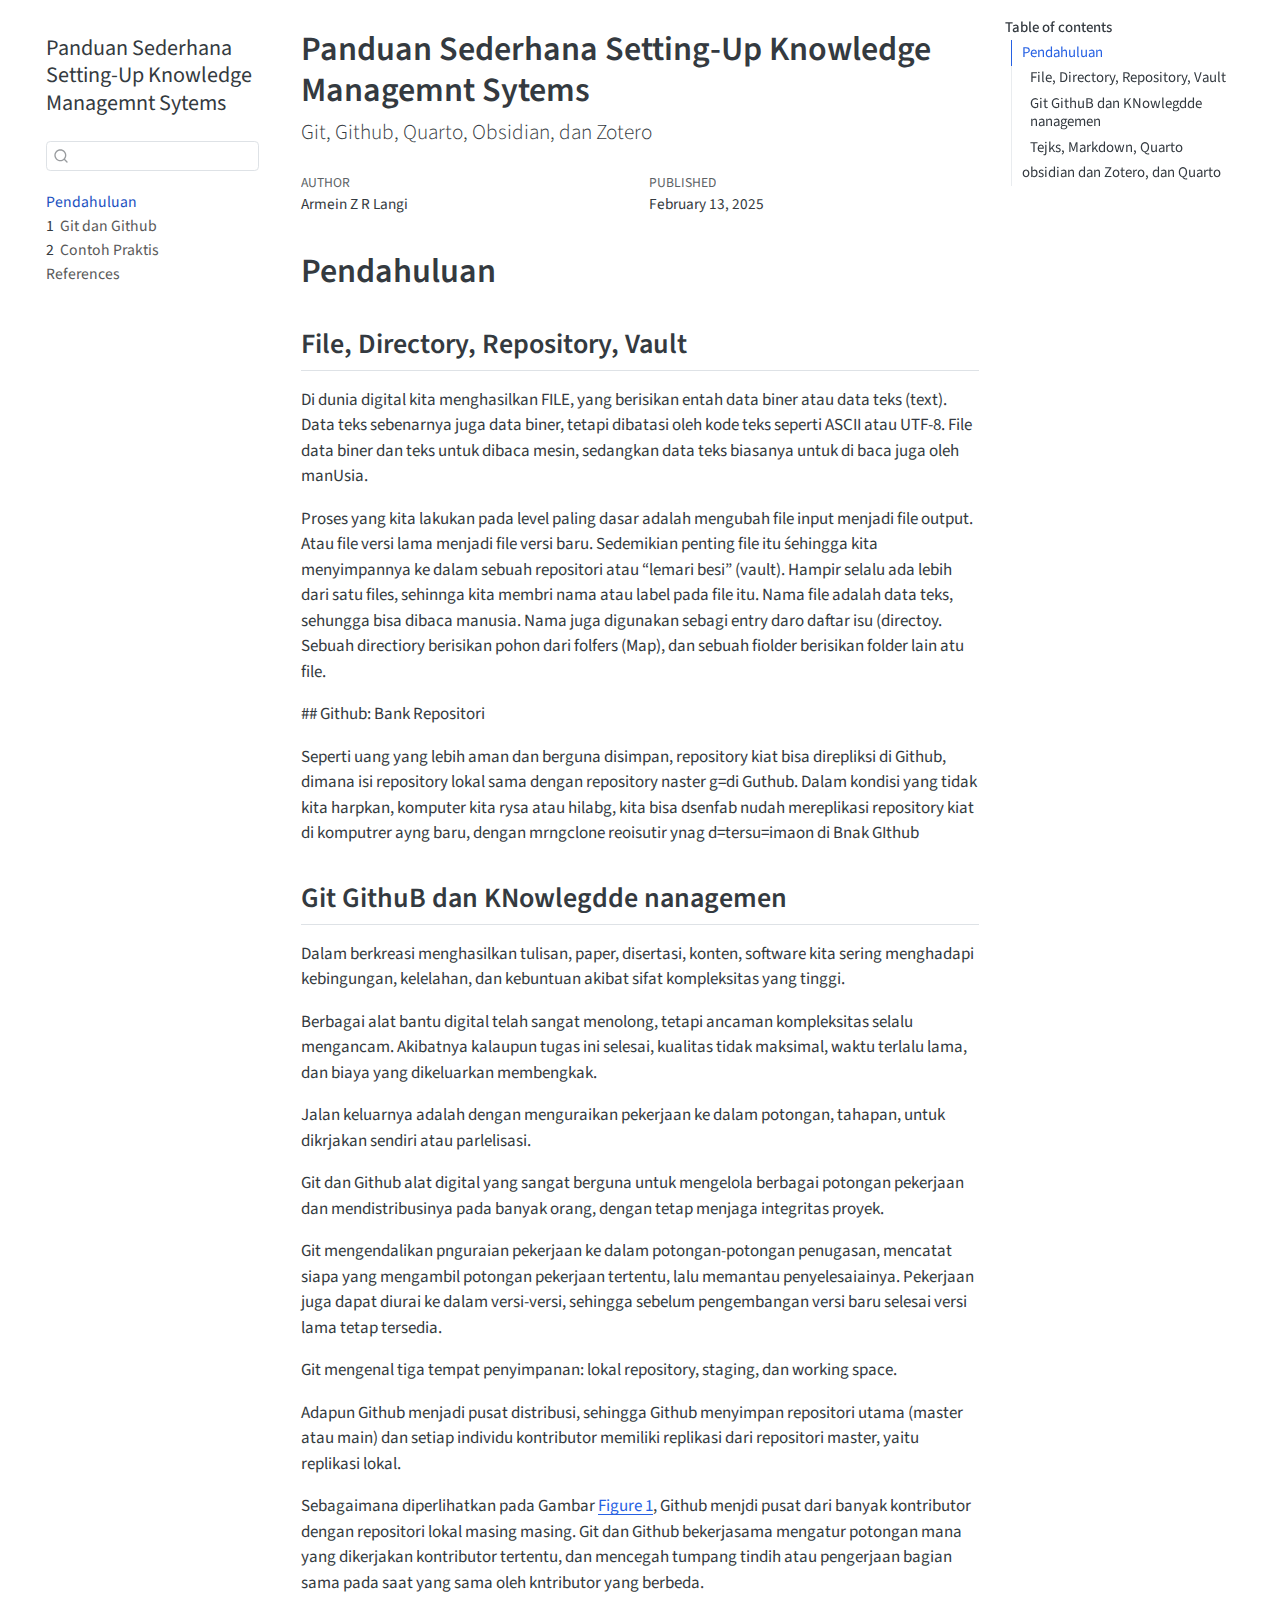
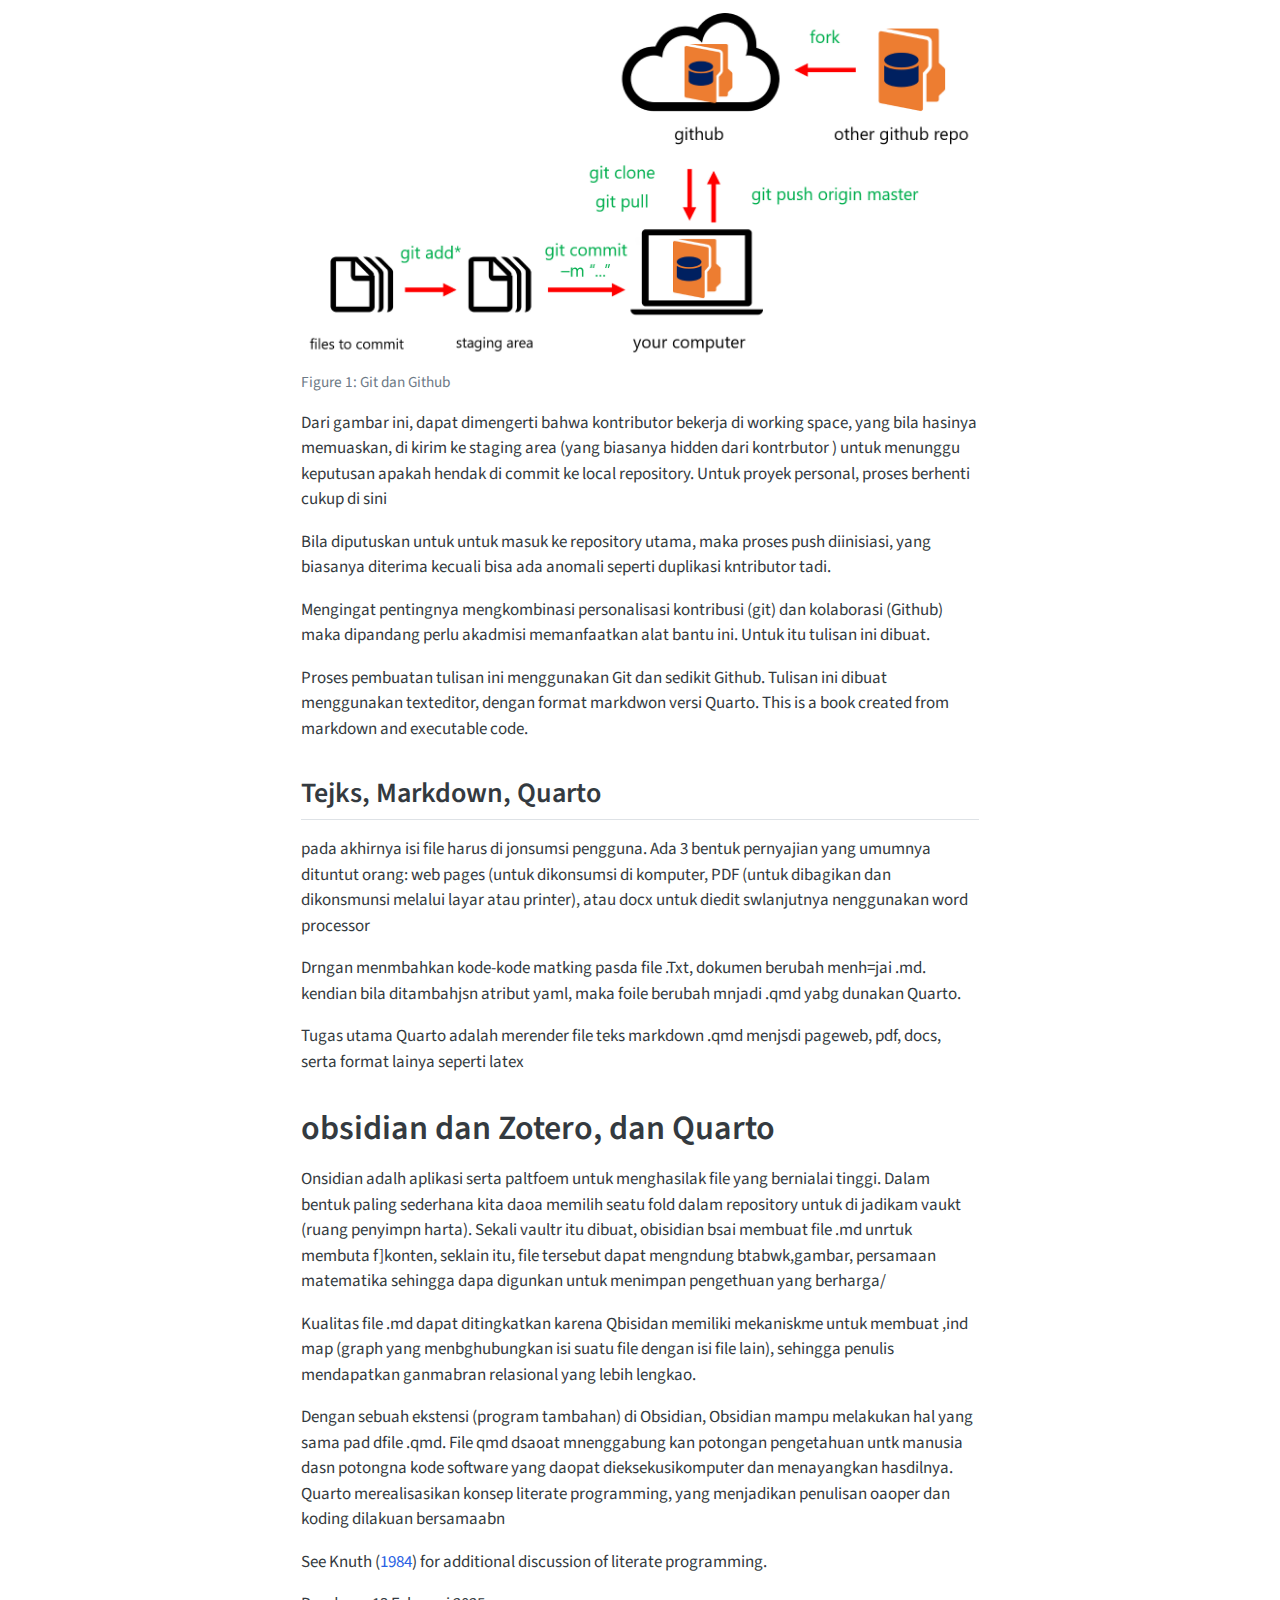
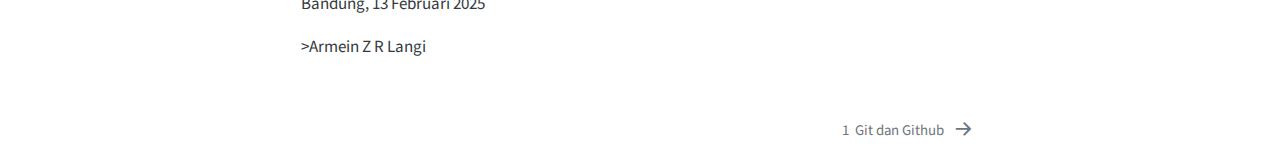
<file: _book/index.html>
<!DOCTYPE html>
<html xmlns="http://www.w3.org/1999/xhtml" lang="en" xml:lang="en"><head>

<meta charset="utf-8">
<meta name="generator" content="quarto-1.6.40">

<meta name="viewport" content="width=device-width, initial-scale=1.0, user-scalable=yes">

<meta name="author" content="Armein Z R Langi">
<meta name="dcterms.date" content="2025-02-13">

<title>Panduan Sederhana Setting-Up Knowledge Managemnt Sytems</title>
<style>
code{white-space: pre-wrap;}
span.smallcaps{font-variant: small-caps;}
div.columns{display: flex; gap: min(4vw, 1.5em);}
div.column{flex: auto; overflow-x: auto;}
div.hanging-indent{margin-left: 1.5em; text-indent: -1.5em;}
ul.task-list{list-style: none;}
ul.task-list li input[type="checkbox"] {
  width: 0.8em;
  margin: 0 0.8em 0.2em -1em; /* quarto-specific, see https://github.com/quarto-dev/quarto-cli/issues/4556 */ 
  vertical-align: middle;
}
/* CSS for citations */
div.csl-bib-body { }
div.csl-entry {
  clear: both;
  margin-bottom: 0em;
}
.hanging-indent div.csl-entry {
  margin-left:2em;
  text-indent:-2em;
}
div.csl-left-margin {
  min-width:2em;
  float:left;
}
div.csl-right-inline {
  margin-left:2em;
  padding-left:1em;
}
div.csl-indent {
  margin-left: 2em;
}</style>


<script src="site_libs/quarto-nav/quarto-nav.js"></script>
<script src="site_libs/quarto-nav/headroom.min.js"></script>
<script src="site_libs/clipboard/clipboard.min.js"></script>
<script src="site_libs/quarto-search/autocomplete.umd.js"></script>
<script src="site_libs/quarto-search/fuse.min.js"></script>
<script src="site_libs/quarto-search/quarto-search.js"></script>
<meta name="quarto:offset" content="./">
<link href="./intro.html" rel="next">
<script src="site_libs/quarto-html/quarto.js"></script>
<script src="site_libs/quarto-html/popper.min.js"></script>
<script src="site_libs/quarto-html/tippy.umd.min.js"></script>
<script src="site_libs/quarto-html/anchor.min.js"></script>
<link href="site_libs/quarto-html/tippy.css" rel="stylesheet">
<link href="site_libs/quarto-html/quarto-syntax-highlighting-549806ee2085284f45b00abea8c6df48.css" rel="stylesheet" id="quarto-text-highlighting-styles">
<script src="site_libs/bootstrap/bootstrap.min.js"></script>
<link href="site_libs/bootstrap/bootstrap-icons.css" rel="stylesheet">
<link href="site_libs/bootstrap/bootstrap-8da5b4427184b79ecddefad3d342027e.min.css" rel="stylesheet" append-hash="true" id="quarto-bootstrap" data-mode="light">
<script id="quarto-search-options" type="application/json">{
  "location": "sidebar",
  "copy-button": false,
  "collapse-after": 3,
  "panel-placement": "start",
  "type": "textbox",
  "limit": 50,
  "keyboard-shortcut": [
    "f",
    "/",
    "s"
  ],
  "show-item-context": false,
  "language": {
    "search-no-results-text": "No results",
    "search-matching-documents-text": "matching documents",
    "search-copy-link-title": "Copy link to search",
    "search-hide-matches-text": "Hide additional matches",
    "search-more-match-text": "more match in this document",
    "search-more-matches-text": "more matches in this document",
    "search-clear-button-title": "Clear",
    "search-text-placeholder": "",
    "search-detached-cancel-button-title": "Cancel",
    "search-submit-button-title": "Submit",
    "search-label": "Search"
  }
}</script>


</head>

<body class="nav-sidebar floating">

<div id="quarto-search-results"></div>
  <header id="quarto-header" class="headroom fixed-top">
  <nav class="quarto-secondary-nav">
    <div class="container-fluid d-flex">
      <button type="button" class="quarto-btn-toggle btn" data-bs-toggle="collapse" role="button" data-bs-target=".quarto-sidebar-collapse-item" aria-controls="quarto-sidebar" aria-expanded="false" aria-label="Toggle sidebar navigation" onclick="if (window.quartoToggleHeadroom) { window.quartoToggleHeadroom(); }">
        <i class="bi bi-layout-text-sidebar-reverse"></i>
      </button>
        <nav class="quarto-page-breadcrumbs" aria-label="breadcrumb"><ol class="breadcrumb"><li class="breadcrumb-item"><a href="./index.html">Pendahuluan</a></li></ol></nav>
        <a class="flex-grow-1" role="navigation" data-bs-toggle="collapse" data-bs-target=".quarto-sidebar-collapse-item" aria-controls="quarto-sidebar" aria-expanded="false" aria-label="Toggle sidebar navigation" onclick="if (window.quartoToggleHeadroom) { window.quartoToggleHeadroom(); }">      
        </a>
      <button type="button" class="btn quarto-search-button" aria-label="Search" onclick="window.quartoOpenSearch();">
        <i class="bi bi-search"></i>
      </button>
    </div>
  </nav>
</header>
<!-- content -->
<div id="quarto-content" class="quarto-container page-columns page-rows-contents page-layout-article">
<!-- sidebar -->
  <nav id="quarto-sidebar" class="sidebar collapse collapse-horizontal quarto-sidebar-collapse-item sidebar-navigation floating overflow-auto">
    <div class="pt-lg-2 mt-2 text-left sidebar-header">
    <div class="sidebar-title mb-0 py-0">
      <a href="./">Panduan Sederhana Setting-Up Knowledge Managemnt Sytems</a> 
    </div>
      </div>
        <div class="mt-2 flex-shrink-0 align-items-center">
        <div class="sidebar-search">
        <div id="quarto-search" class="" title="Search"></div>
        </div>
        </div>
    <div class="sidebar-menu-container"> 
    <ul class="list-unstyled mt-1">
        <li class="sidebar-item">
  <div class="sidebar-item-container"> 
  <a href="./index.html" class="sidebar-item-text sidebar-link active">
 <span class="menu-text">Pendahuluan</span></a>
  </div>
</li>
        <li class="sidebar-item">
  <div class="sidebar-item-container"> 
  <a href="./intro.html" class="sidebar-item-text sidebar-link">
 <span class="menu-text"><span class="chapter-number">1</span>&nbsp; <span class="chapter-title">Git dan Github</span></span></a>
  </div>
</li>
        <li class="sidebar-item">
  <div class="sidebar-item-container"> 
  <a href="./summary.html" class="sidebar-item-text sidebar-link">
 <span class="menu-text"><span class="chapter-number">2</span>&nbsp; <span class="chapter-title">Contoh Praktis</span></span></a>
  </div>
</li>
        <li class="sidebar-item">
  <div class="sidebar-item-container"> 
  <a href="./references.html" class="sidebar-item-text sidebar-link">
 <span class="menu-text">References</span></a>
  </div>
</li>
    </ul>
    </div>
</nav>
<div id="quarto-sidebar-glass" class="quarto-sidebar-collapse-item" data-bs-toggle="collapse" data-bs-target=".quarto-sidebar-collapse-item"></div>
<!-- margin-sidebar -->
    <div id="quarto-margin-sidebar" class="sidebar margin-sidebar">
        <nav id="TOC" role="doc-toc" class="toc-active">
    <h2 id="toc-title">Table of contents</h2>
   
  <ul>
  <li><a href="#pendahuluan" id="toc-pendahuluan" class="nav-link active" data-scroll-target="#pendahuluan">Pendahuluan</a>
  <ul class="collapse">
  <li><a href="#file-directory-repository-vault" id="toc-file-directory-repository-vault" class="nav-link" data-scroll-target="#file-directory-repository-vault">File, Directory, Repository, Vault</a></li>
  <li><a href="#git-github-dan-knowlegdde-nanagemen" id="toc-git-github-dan-knowlegdde-nanagemen" class="nav-link" data-scroll-target="#git-github-dan-knowlegdde-nanagemen">Git GithuB dan KNowlegdde nanagemen</a></li>
  <li><a href="#tejks-markdown-quarto" id="toc-tejks-markdown-quarto" class="nav-link" data-scroll-target="#tejks-markdown-quarto">Tejks, Markdown, Quarto</a></li>
  </ul></li>
  <li><a href="#obsidian-dan-zotero-dan-quarto" id="toc-obsidian-dan-zotero-dan-quarto" class="nav-link" data-scroll-target="#obsidian-dan-zotero-dan-quarto">obsidian dan Zotero, dan Quarto</a></li>
  </ul>
</nav>
    </div>
<!-- main -->
<main class="content" id="quarto-document-content">

<header id="title-block-header" class="quarto-title-block default">
<div class="quarto-title">
<h1 class="title">Panduan Sederhana Setting-Up Knowledge Managemnt Sytems</h1>
<p class="subtitle lead">Git, Github, Quarto, Obsidian, dan Zotero</p>
</div>



<div class="quarto-title-meta">

    <div>
    <div class="quarto-title-meta-heading">Author</div>
    <div class="quarto-title-meta-contents">
             <p>Armein Z R Langi </p>
          </div>
  </div>
    
    <div>
    <div class="quarto-title-meta-heading">Published</div>
    <div class="quarto-title-meta-contents">
      <p class="date">February 13, 2025</p>
    </div>
  </div>
  
    
  </div>
  


</header>


<section id="pendahuluan" class="level1 unnumbered">
<h1 class="unnumbered">Pendahuluan</h1>
<section id="file-directory-repository-vault" class="level2">
<h2 class="anchored" data-anchor-id="file-directory-repository-vault">File, Directory, Repository, Vault</h2>
<p>Di dunia digital kita menghasilkan FILE, yang berisikan entah data biner atau data teks (text). Data teks sebenarnya juga data biner, tetapi dibatasi oleh kode teks seperti ASCII atau UTF-8. File data biner dan teks untuk dibaca mesin, sedangkan data teks biasanya untuk di baca juga oleh manUsia.</p>
<p>Proses yang kita lakukan pada level paling dasar adalah mengubah file input menjadi file output. Atau file versi lama menjadi file versi baru. Sedemikian penting file itu śehingga kita menyimpannya ke dalam sebuah repositori atau “lemari besi” (vault). Hampir selalu ada lebih dari satu files, sehinnga kita membri nama atau label pada file itu. Nama file adalah data teks, sehungga bisa dibaca manusia. Nama juga digunakan sebagi entry daro daftar isu (directoy. Sebuah directiory berisikan pohon dari folfers (Map), dan sebuah fiolder berisikan folder lain atu file.</p>
<p>## Github: Bank Repositori</p>
<p>Seperti uang yang lebih aman dan berguna disimpan, repository kiat bisa direpliksi di Github, dimana isi repository lokal sama dengan repository naster g=di Guthub. Dalam kondisi yang tidak kita harpkan, komputer kita rysa atau hilabg, kita bisa dsenfab nudah mereplikasi repository kiat di komputrer ayng baru, dengan mrngclone reoisutir ynag d=tersu=imaon di Bnak GIthub</p>
</section>
<section id="git-github-dan-knowlegdde-nanagemen" class="level2">
<h2 class="anchored" data-anchor-id="git-github-dan-knowlegdde-nanagemen">Git GithuB dan KNowlegdde nanagemen</h2>
<p>Dalam berkreasi menghasilkan tulisan, paper, disertasi, konten, software kita sering menghadapi kebingungan, kelelahan, dan kebuntuan akibat sifat kompleksitas yang tinggi.</p>
<p>Berbagai alat bantu digital telah sangat menolong, tetapi ancaman kompleksitas selalu mengancam. Akibatnya kalaupun tugas ini selesai, kualitas tidak maksimal, waktu terlalu lama, dan biaya yang dikeluarkan membengkak.</p>
<p>Jalan keluarnya adalah dengan menguraikan pekerjaan ke dalam potongan, tahapan, untuk dikrjakan sendiri atau parlelisasi.</p>
<p>Git dan Github alat digital yang sangat berguna untuk mengelola berbagai potongan pekerjaan dan mendistribusinya pada banyak orang, dengan tetap menjaga integritas proyek.</p>
<p>Git mengendalikan pnguraian pekerjaan ke dalam potongan-potongan penugasan, mencatat siapa yang mengambil potongan pekerjaan tertentu, lalu memantau penyelesaiainya. Pekerjaan juga dapat diurai ke dalam versi-versi, sehingga sebelum pengembangan versi baru selesai versi lama tetap tersedia.</p>
<p>Git mengenal tiga tempat penyimpanan: lokal repository, staging, dan working space.</p>
<p>Adapun Github menjadi pusat distribusi, sehingga Github menyimpan repositori utama (master atau main) dan setiap individu kontributor memiliki replikasi dari repositori master, yaitu replikasi lokal.</p>
<p>Sebagaimana diperlihatkan pada Gambar <a href="#fig-git-github" class="quarto-xref">Figure&nbsp;<span>1</span></a>, Github menjdi pusat dari banyak kontributor dengan repositori lokal masing masing. Git dan Github bekerjasama mengatur potongan mana yang dikerjakan kontributor tertentu, dan mencegah tumpang tindih atau pengerjaan bagian sama pada saat yang sama oleh kntributor yang berbeda.</p>
<div id="fig-git-github" class="quarto-float quarto-figure quarto-figure-center anchored">
<figure class="quarto-float quarto-float-fig figure">
<div aria-describedby="fig-git-github-caption-0ceaefa1-69ba-4598-a22c-09a6ac19f8ca">
<img src="images/gitgithub.png" class="img-fluid figure-img">
</div>
<figcaption class="quarto-float-caption-bottom quarto-float-caption quarto-float-fig" id="fig-git-github-caption-0ceaefa1-69ba-4598-a22c-09a6ac19f8ca">
Figure&nbsp;1: Git dan Github
</figcaption>
</figure>
</div>
<p>Dari gambar ini, dapat dimengerti bahwa kontributor bekerja di working space, yang bila hasinya memuaskan, di kirim ke staging area (yang biasanya hidden dari kontrbutor ) untuk menunggu keputusan apakah hendak di commit ke local repository. Untuk proyek personal, proses berhenti cukup di sini</p>
<p>Bila diputuskan untuk untuk masuk ke repository utama, maka proses push diinisiasi, yang biasanya diterima kecuali bisa ada anomali seperti duplikasi kntributor tadi.</p>
<p>Mengingat pentingnya mengkombinasi personalisasi kontribusi (git) dan kolaborasi (Github) maka dipandang perlu akadmisi memanfaatkan alat bantu ini. Untuk itu tulisan ini dibuat.</p>
<p>Proses pembuatan tulisan ini menggunakan Git dan sedikit Github. Tulisan ini dibuat menggunakan texteditor, dengan format markdwon versi Quarto. This is a book created from markdown and executable code.</p>
</section>
<section id="tejks-markdown-quarto" class="level2">
<h2 class="anchored" data-anchor-id="tejks-markdown-quarto">Tejks, Markdown, Quarto</h2>
<p>pada akhirnya isi file harus di jonsumsi pengguna. Ada 3 bentuk pernyajian yang umumnya dituntut orang: web pages (untuk dikonsumsi di komputer, PDF (untuk dibagikan dan dikonsmunsi melalui layar atau printer), atau docx untuk diedit swlanjutnya nenggunakan word processor</p>
<p>Drngan menmbahkan kode-kode matking pasda file .Txt, dokumen berubah menh=jai .md.<br>
kendian bila ditambahjsn atribut yaml, maka foile berubah mnjadi .qmd yabg dunakan Quarto.</p>
<p>Tugas utama Quarto adalah merender file teks markdown .qmd menjsdi pageweb, pdf, docs, serta format lainya seperti latex</p>
</section>
</section>
<section id="obsidian-dan-zotero-dan-quarto" class="level1">
<h1>obsidian dan Zotero, dan Quarto</h1>
<p>Onsidian adalh aplikasi serta paltfoem untuk menghasilak file yang bernialai tinggi. Dalam bentuk paling sederhana kita daoa memilih seatu fold dalam repository untuk di jadikam vaukt (ruang penyimpn harta). Sekali vaultr itu dibuat, obisidian bsai membuat file .md unrtuk membuta f]konten, seklain itu, file tersebut dapat mengndung btabwk,gambar, persamaan matematika sehingga dapa digunkan untuk menimpan pengethuan yang berharga/</p>
<p>Kualitas file .md dapat ditingkatkan karena Qbisidan memiliki mekaniskme untuk membuat ,ind map (graph yang menbghubungkan isi suatu file dengan isi file lain), sehingga penulis mendapatkan ganmabran relasional yang lebih lengkao.</p>
<p>Dengan sebuah ekstensi (program tambahan) di Obsidian, Obsidian mampu melakukan hal yang sama pad dfile .qmd. File qmd dsaoat mnenggabung kan potongan pengetahuan untk manusia dasn potongna kode software yang daopat dieksekusikomputer dan menayangkan hasdilnya. Quarto merealisasikan konsep literate programming, yang menjadikan penulisan oaoper dan koding dilakuan bersamaabn</p>
<p>See <span class="citation" data-cites="knuth84">Knuth (<a href="references.html#ref-knuth84" role="doc-biblioref">1984</a>)</span> for additional discussion of literate programming.</p>
<p>Bandung, 13 Februari 2025</p>
<p>&gt;Armein Z R Langi</p>


<div id="refs" class="references csl-bib-body hanging-indent" data-entry-spacing="0" role="list" style="display: none">
<div id="ref-knuth84" class="csl-entry" role="listitem">
Knuth, Donald E. 1984. <span>“Literate Programming.”</span> <em>Comput. J.</em> 27 (2): 97–111. <a href="https://doi.org/10.1093/comjnl/27.2.97">https://doi.org/10.1093/comjnl/27.2.97</a>.
</div>
</div>
</section>

</main> <!-- /main -->
<script id="quarto-html-after-body" type="application/javascript">
window.document.addEventListener("DOMContentLoaded", function (event) {
  const toggleBodyColorMode = (bsSheetEl) => {
    const mode = bsSheetEl.getAttribute("data-mode");
    const bodyEl = window.document.querySelector("body");
    if (mode === "dark") {
      bodyEl.classList.add("quarto-dark");
      bodyEl.classList.remove("quarto-light");
    } else {
      bodyEl.classList.add("quarto-light");
      bodyEl.classList.remove("quarto-dark");
    }
  }
  const toggleBodyColorPrimary = () => {
    const bsSheetEl = window.document.querySelector("link#quarto-bootstrap");
    if (bsSheetEl) {
      toggleBodyColorMode(bsSheetEl);
    }
  }
  toggleBodyColorPrimary();  
  const icon = "";
  const anchorJS = new window.AnchorJS();
  anchorJS.options = {
    placement: 'right',
    icon: icon
  };
  anchorJS.add('.anchored');
  const isCodeAnnotation = (el) => {
    for (const clz of el.classList) {
      if (clz.startsWith('code-annotation-')) {                     
        return true;
      }
    }
    return false;
  }
  const onCopySuccess = function(e) {
    // button target
    const button = e.trigger;
    // don't keep focus
    button.blur();
    // flash "checked"
    button.classList.add('code-copy-button-checked');
    var currentTitle = button.getAttribute("title");
    button.setAttribute("title", "Copied!");
    let tooltip;
    if (window.bootstrap) {
      button.setAttribute("data-bs-toggle", "tooltip");
      button.setAttribute("data-bs-placement", "left");
      button.setAttribute("data-bs-title", "Copied!");
      tooltip = new bootstrap.Tooltip(button, 
        { trigger: "manual", 
          customClass: "code-copy-button-tooltip",
          offset: [0, -8]});
      tooltip.show();    
    }
    setTimeout(function() {
      if (tooltip) {
        tooltip.hide();
        button.removeAttribute("data-bs-title");
        button.removeAttribute("data-bs-toggle");
        button.removeAttribute("data-bs-placement");
      }
      button.setAttribute("title", currentTitle);
      button.classList.remove('code-copy-button-checked');
    }, 1000);
    // clear code selection
    e.clearSelection();
  }
  const getTextToCopy = function(trigger) {
      const codeEl = trigger.previousElementSibling.cloneNode(true);
      for (const childEl of codeEl.children) {
        if (isCodeAnnotation(childEl)) {
          childEl.remove();
        }
      }
      return codeEl.innerText;
  }
  const clipboard = new window.ClipboardJS('.code-copy-button:not([data-in-quarto-modal])', {
    text: getTextToCopy
  });
  clipboard.on('success', onCopySuccess);
  if (window.document.getElementById('quarto-embedded-source-code-modal')) {
    const clipboardModal = new window.ClipboardJS('.code-copy-button[data-in-quarto-modal]', {
      text: getTextToCopy,
      container: window.document.getElementById('quarto-embedded-source-code-modal')
    });
    clipboardModal.on('success', onCopySuccess);
  }
    var localhostRegex = new RegExp(/^(?:http|https):\/\/localhost\:?[0-9]*\//);
    var mailtoRegex = new RegExp(/^mailto:/);
      var filterRegex = new RegExp('/' + window.location.host + '/');
    var isInternal = (href) => {
        return filterRegex.test(href) || localhostRegex.test(href) || mailtoRegex.test(href);
    }
    // Inspect non-navigation links and adorn them if external
 	var links = window.document.querySelectorAll('a[href]:not(.nav-link):not(.navbar-brand):not(.toc-action):not(.sidebar-link):not(.sidebar-item-toggle):not(.pagination-link):not(.no-external):not([aria-hidden]):not(.dropdown-item):not(.quarto-navigation-tool):not(.about-link)');
    for (var i=0; i<links.length; i++) {
      const link = links[i];
      if (!isInternal(link.href)) {
        // undo the damage that might have been done by quarto-nav.js in the case of
        // links that we want to consider external
        if (link.dataset.originalHref !== undefined) {
          link.href = link.dataset.originalHref;
        }
      }
    }
  function tippyHover(el, contentFn, onTriggerFn, onUntriggerFn) {
    const config = {
      allowHTML: true,
      maxWidth: 500,
      delay: 100,
      arrow: false,
      appendTo: function(el) {
          return el.parentElement;
      },
      interactive: true,
      interactiveBorder: 10,
      theme: 'quarto',
      placement: 'bottom-start',
    };
    if (contentFn) {
      config.content = contentFn;
    }
    if (onTriggerFn) {
      config.onTrigger = onTriggerFn;
    }
    if (onUntriggerFn) {
      config.onUntrigger = onUntriggerFn;
    }
    window.tippy(el, config); 
  }
  const noterefs = window.document.querySelectorAll('a[role="doc-noteref"]');
  for (var i=0; i<noterefs.length; i++) {
    const ref = noterefs[i];
    tippyHover(ref, function() {
      // use id or data attribute instead here
      let href = ref.getAttribute('data-footnote-href') || ref.getAttribute('href');
      try { href = new URL(href).hash; } catch {}
      const id = href.replace(/^#\/?/, "");
      const note = window.document.getElementById(id);
      if (note) {
        return note.innerHTML;
      } else {
        return "";
      }
    });
  }
  const xrefs = window.document.querySelectorAll('a.quarto-xref');
  const processXRef = (id, note) => {
    // Strip column container classes
    const stripColumnClz = (el) => {
      el.classList.remove("page-full", "page-columns");
      if (el.children) {
        for (const child of el.children) {
          stripColumnClz(child);
        }
      }
    }
    stripColumnClz(note)
    if (id === null || id.startsWith('sec-')) {
      // Special case sections, only their first couple elements
      const container = document.createElement("div");
      if (note.children && note.children.length > 2) {
        container.appendChild(note.children[0].cloneNode(true));
        for (let i = 1; i < note.children.length; i++) {
          const child = note.children[i];
          if (child.tagName === "P" && child.innerText === "") {
            continue;
          } else {
            container.appendChild(child.cloneNode(true));
            break;
          }
        }
        if (window.Quarto?.typesetMath) {
          window.Quarto.typesetMath(container);
        }
        return container.innerHTML
      } else {
        if (window.Quarto?.typesetMath) {
          window.Quarto.typesetMath(note);
        }
        return note.innerHTML;
      }
    } else {
      // Remove any anchor links if they are present
      const anchorLink = note.querySelector('a.anchorjs-link');
      if (anchorLink) {
        anchorLink.remove();
      }
      if (window.Quarto?.typesetMath) {
        window.Quarto.typesetMath(note);
      }
      if (note.classList.contains("callout")) {
        return note.outerHTML;
      } else {
        return note.innerHTML;
      }
    }
  }
  for (var i=0; i<xrefs.length; i++) {
    const xref = xrefs[i];
    tippyHover(xref, undefined, function(instance) {
      instance.disable();
      let url = xref.getAttribute('href');
      let hash = undefined; 
      if (url.startsWith('#')) {
        hash = url;
      } else {
        try { hash = new URL(url).hash; } catch {}
      }
      if (hash) {
        const id = hash.replace(/^#\/?/, "");
        const note = window.document.getElementById(id);
        if (note !== null) {
          try {
            const html = processXRef(id, note.cloneNode(true));
            instance.setContent(html);
          } finally {
            instance.enable();
            instance.show();
          }
        } else {
          // See if we can fetch this
          fetch(url.split('#')[0])
          .then(res => res.text())
          .then(html => {
            const parser = new DOMParser();
            const htmlDoc = parser.parseFromString(html, "text/html");
            const note = htmlDoc.getElementById(id);
            if (note !== null) {
              const html = processXRef(id, note);
              instance.setContent(html);
            } 
          }).finally(() => {
            instance.enable();
            instance.show();
          });
        }
      } else {
        // See if we can fetch a full url (with no hash to target)
        // This is a special case and we should probably do some content thinning / targeting
        fetch(url)
        .then(res => res.text())
        .then(html => {
          const parser = new DOMParser();
          const htmlDoc = parser.parseFromString(html, "text/html");
          const note = htmlDoc.querySelector('main.content');
          if (note !== null) {
            // This should only happen for chapter cross references
            // (since there is no id in the URL)
            // remove the first header
            if (note.children.length > 0 && note.children[0].tagName === "HEADER") {
              note.children[0].remove();
            }
            const html = processXRef(null, note);
            instance.setContent(html);
          } 
        }).finally(() => {
          instance.enable();
          instance.show();
        });
      }
    }, function(instance) {
    });
  }
      let selectedAnnoteEl;
      const selectorForAnnotation = ( cell, annotation) => {
        let cellAttr = 'data-code-cell="' + cell + '"';
        let lineAttr = 'data-code-annotation="' +  annotation + '"';
        const selector = 'span[' + cellAttr + '][' + lineAttr + ']';
        return selector;
      }
      const selectCodeLines = (annoteEl) => {
        const doc = window.document;
        const targetCell = annoteEl.getAttribute("data-target-cell");
        const targetAnnotation = annoteEl.getAttribute("data-target-annotation");
        const annoteSpan = window.document.querySelector(selectorForAnnotation(targetCell, targetAnnotation));
        const lines = annoteSpan.getAttribute("data-code-lines").split(",");
        const lineIds = lines.map((line) => {
          return targetCell + "-" + line;
        })
        let top = null;
        let height = null;
        let parent = null;
        if (lineIds.length > 0) {
            //compute the position of the single el (top and bottom and make a div)
            const el = window.document.getElementById(lineIds[0]);
            top = el.offsetTop;
            height = el.offsetHeight;
            parent = el.parentElement.parentElement;
          if (lineIds.length > 1) {
            const lastEl = window.document.getElementById(lineIds[lineIds.length - 1]);
            const bottom = lastEl.offsetTop + lastEl.offsetHeight;
            height = bottom - top;
          }
          if (top !== null && height !== null && parent !== null) {
            // cook up a div (if necessary) and position it 
            let div = window.document.getElementById("code-annotation-line-highlight");
            if (div === null) {
              div = window.document.createElement("div");
              div.setAttribute("id", "code-annotation-line-highlight");
              div.style.position = 'absolute';
              parent.appendChild(div);
            }
            div.style.top = top - 2 + "px";
            div.style.height = height + 4 + "px";
            div.style.left = 0;
            let gutterDiv = window.document.getElementById("code-annotation-line-highlight-gutter");
            if (gutterDiv === null) {
              gutterDiv = window.document.createElement("div");
              gutterDiv.setAttribute("id", "code-annotation-line-highlight-gutter");
              gutterDiv.style.position = 'absolute';
              const codeCell = window.document.getElementById(targetCell);
              const gutter = codeCell.querySelector('.code-annotation-gutter');
              gutter.appendChild(gutterDiv);
            }
            gutterDiv.style.top = top - 2 + "px";
            gutterDiv.style.height = height + 4 + "px";
          }
          selectedAnnoteEl = annoteEl;
        }
      };
      const unselectCodeLines = () => {
        const elementsIds = ["code-annotation-line-highlight", "code-annotation-line-highlight-gutter"];
        elementsIds.forEach((elId) => {
          const div = window.document.getElementById(elId);
          if (div) {
            div.remove();
          }
        });
        selectedAnnoteEl = undefined;
      };
        // Handle positioning of the toggle
    window.addEventListener(
      "resize",
      throttle(() => {
        elRect = undefined;
        if (selectedAnnoteEl) {
          selectCodeLines(selectedAnnoteEl);
        }
      }, 10)
    );
    function throttle(fn, ms) {
    let throttle = false;
    let timer;
      return (...args) => {
        if(!throttle) { // first call gets through
            fn.apply(this, args);
            throttle = true;
        } else { // all the others get throttled
            if(timer) clearTimeout(timer); // cancel #2
            timer = setTimeout(() => {
              fn.apply(this, args);
              timer = throttle = false;
            }, ms);
        }
      };
    }
      // Attach click handler to the DT
      const annoteDls = window.document.querySelectorAll('dt[data-target-cell]');
      for (const annoteDlNode of annoteDls) {
        annoteDlNode.addEventListener('click', (event) => {
          const clickedEl = event.target;
          if (clickedEl !== selectedAnnoteEl) {
            unselectCodeLines();
            const activeEl = window.document.querySelector('dt[data-target-cell].code-annotation-active');
            if (activeEl) {
              activeEl.classList.remove('code-annotation-active');
            }
            selectCodeLines(clickedEl);
            clickedEl.classList.add('code-annotation-active');
          } else {
            // Unselect the line
            unselectCodeLines();
            clickedEl.classList.remove('code-annotation-active');
          }
        });
      }
  const findCites = (el) => {
    const parentEl = el.parentElement;
    if (parentEl) {
      const cites = parentEl.dataset.cites;
      if (cites) {
        return {
          el,
          cites: cites.split(' ')
        };
      } else {
        return findCites(el.parentElement)
      }
    } else {
      return undefined;
    }
  };
  var bibliorefs = window.document.querySelectorAll('a[role="doc-biblioref"]');
  for (var i=0; i<bibliorefs.length; i++) {
    const ref = bibliorefs[i];
    const citeInfo = findCites(ref);
    if (citeInfo) {
      tippyHover(citeInfo.el, function() {
        var popup = window.document.createElement('div');
        citeInfo.cites.forEach(function(cite) {
          var citeDiv = window.document.createElement('div');
          citeDiv.classList.add('hanging-indent');
          citeDiv.classList.add('csl-entry');
          var biblioDiv = window.document.getElementById('ref-' + cite);
          if (biblioDiv) {
            citeDiv.innerHTML = biblioDiv.innerHTML;
          }
          popup.appendChild(citeDiv);
        });
        return popup.innerHTML;
      });
    }
  }
});
</script>
<nav class="page-navigation">
  <div class="nav-page nav-page-previous">
  </div>
  <div class="nav-page nav-page-next">
      <a href="./intro.html" class="pagination-link" aria-label="Git dan Github">
        <span class="nav-page-text"><span class="chapter-number">1</span>&nbsp; <span class="chapter-title">Git dan Github</span></span> <i class="bi bi-arrow-right-short"></i>
      </a>
  </div>
</nav>
</div> <!-- /content -->




</body></html>
</file>
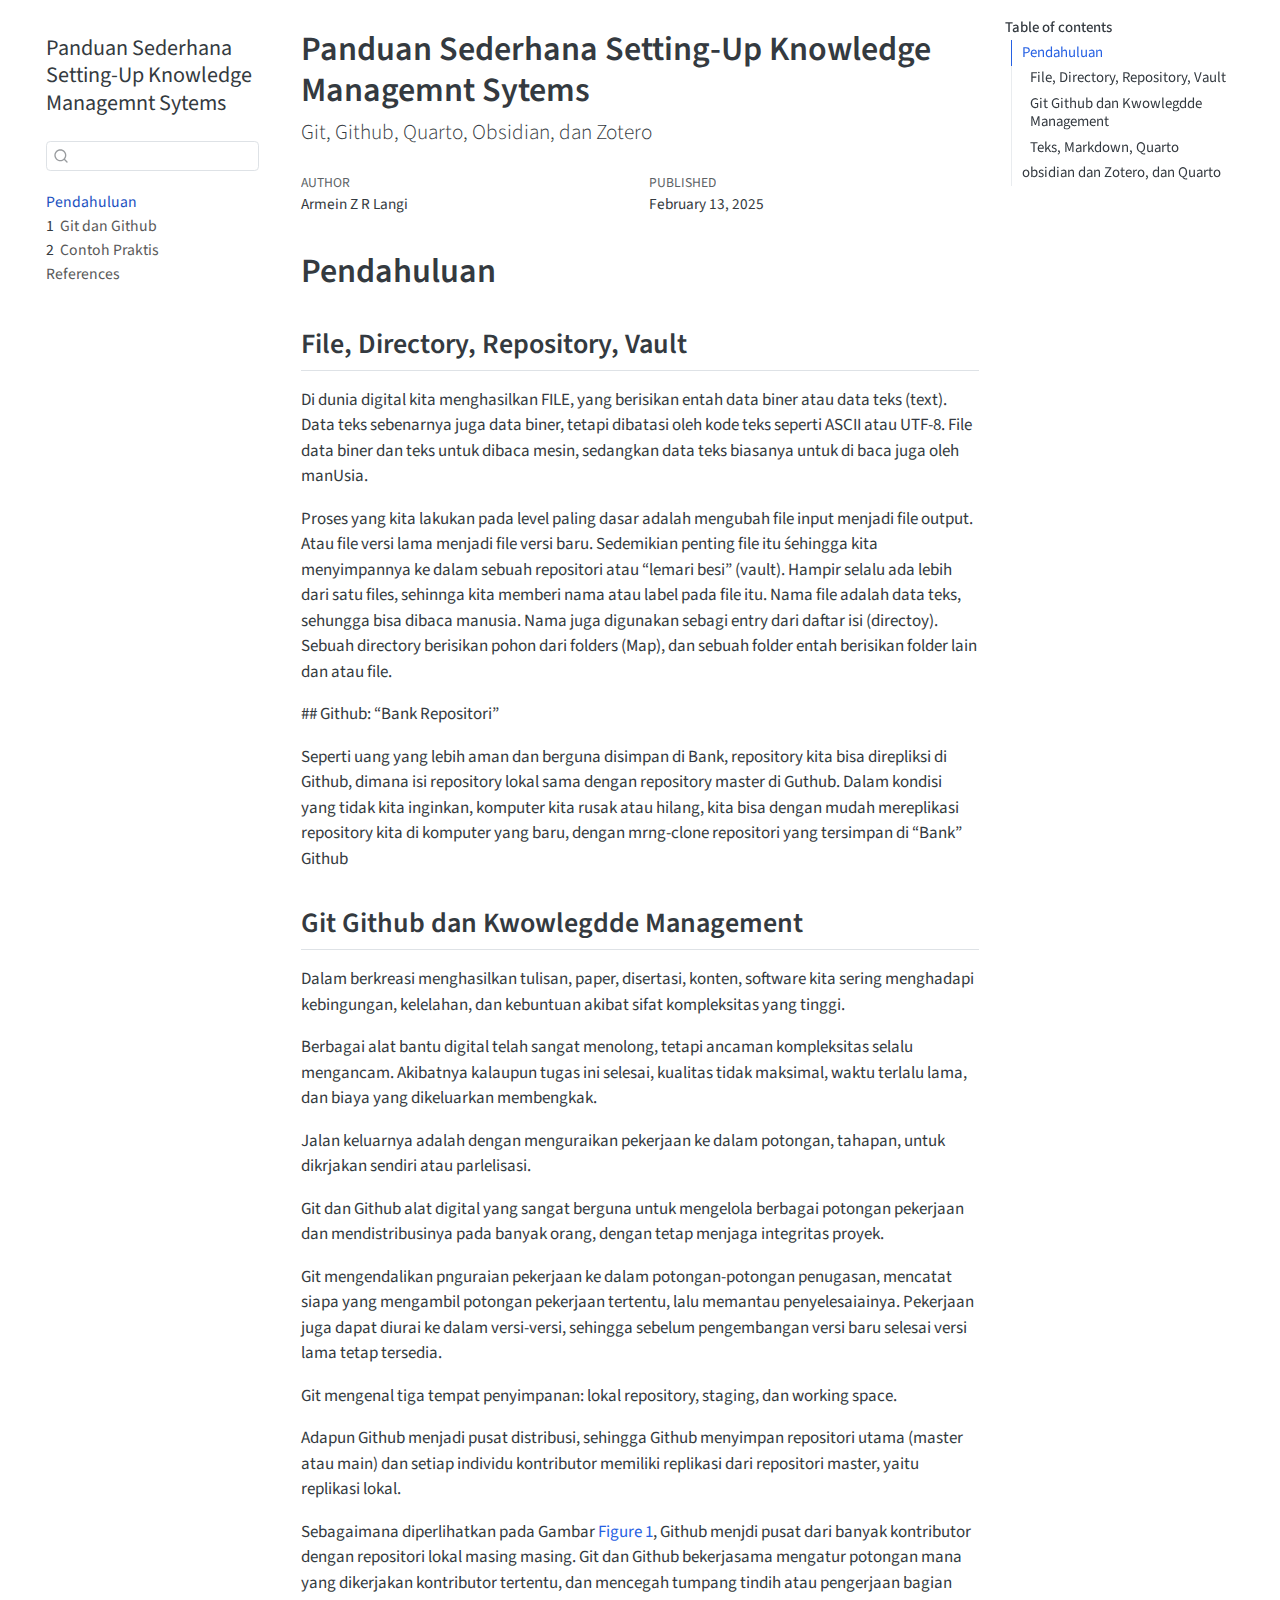
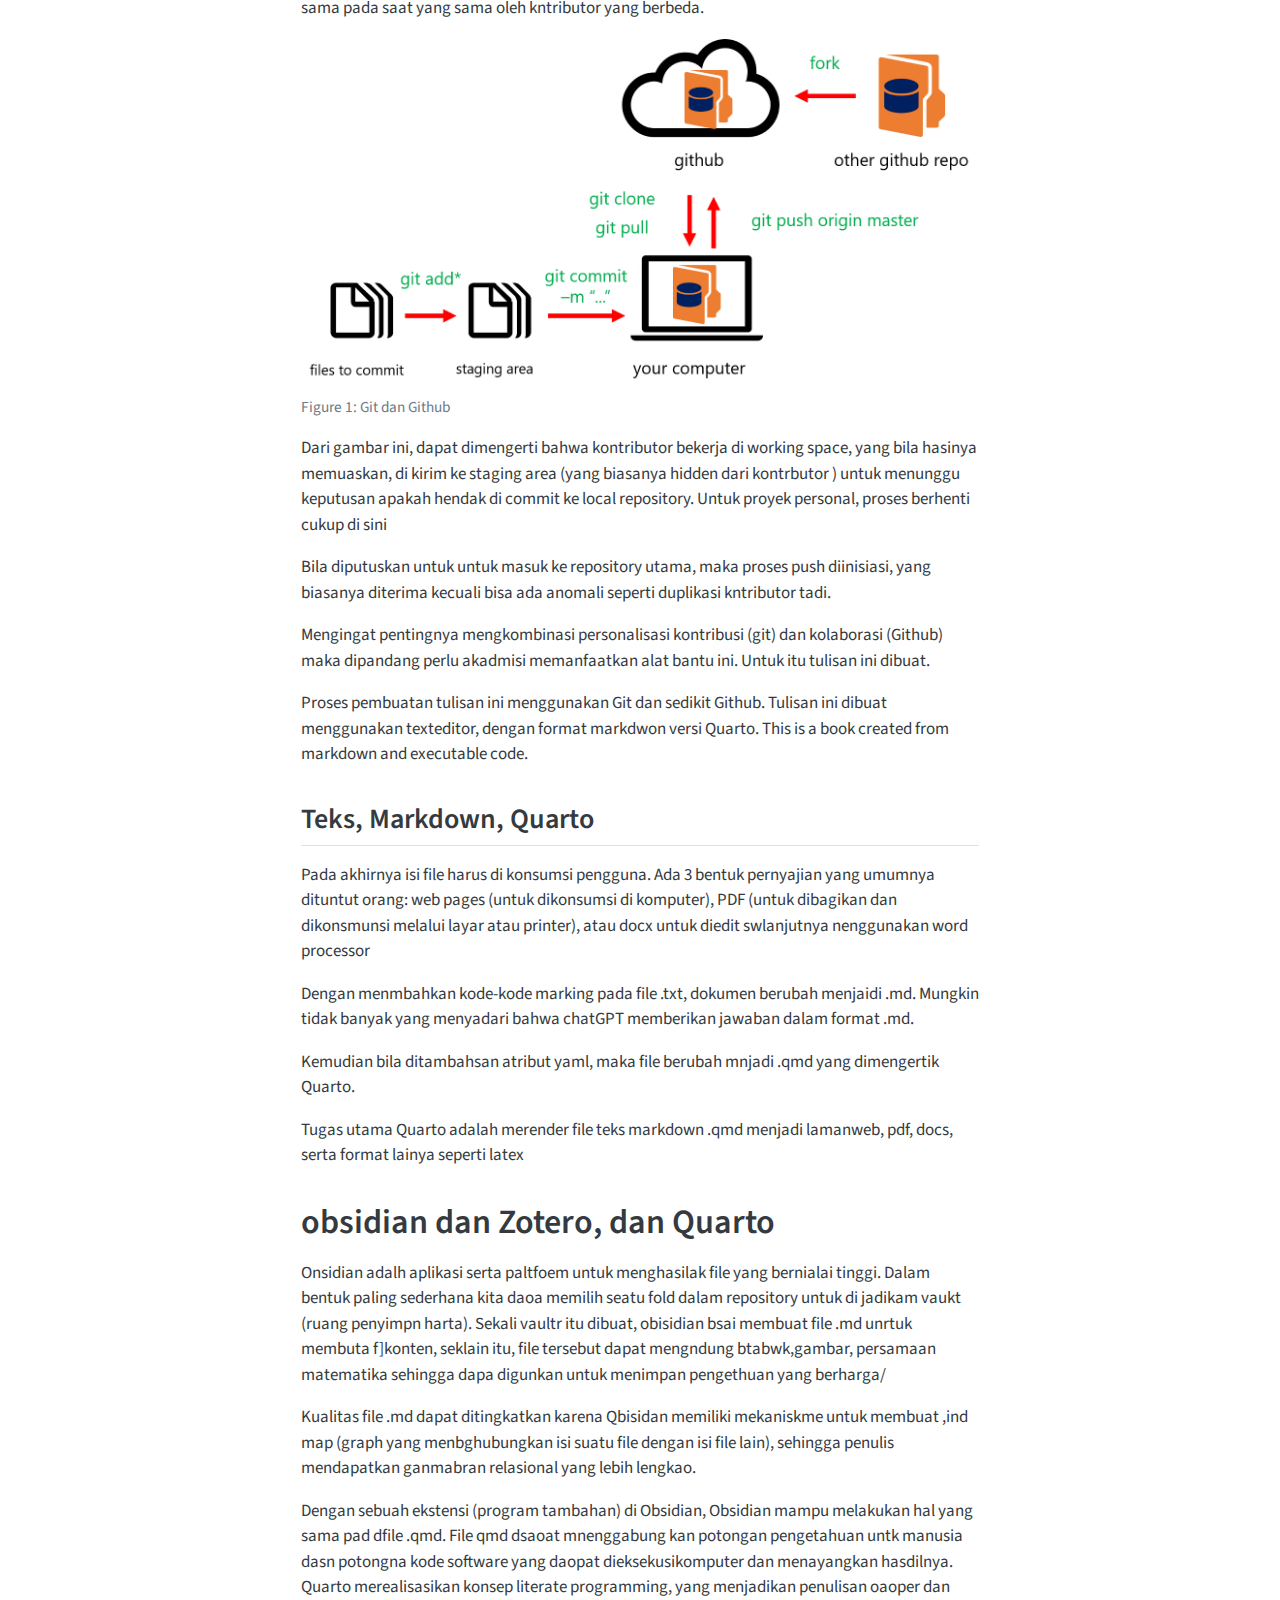
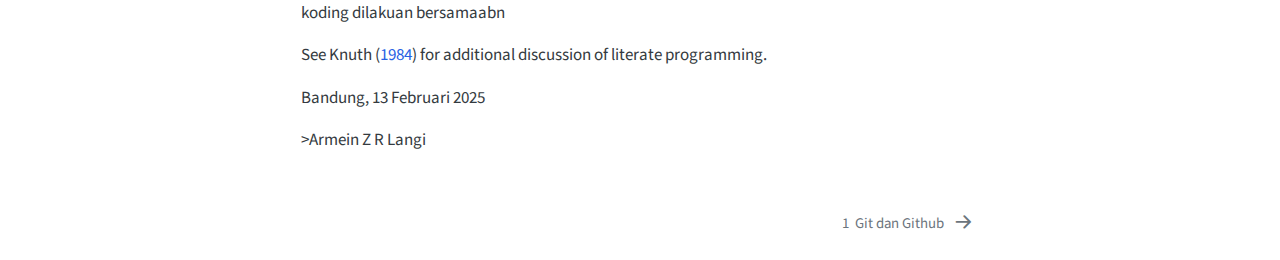
<file: docs/index.html>
<!DOCTYPE html>
<html xmlns="http://www.w3.org/1999/xhtml" lang="en" xml:lang="en"><head>

<meta charset="utf-8">
<meta name="generator" content="quarto-1.6.33">

<meta name="viewport" content="width=device-width, initial-scale=1.0, user-scalable=yes">

<meta name="author" content="Armein Z R Langi">
<meta name="dcterms.date" content="2025-02-13">

<title>Panduan Sederhana Setting-Up Knowledge Managemnt Sytems</title>
<style>
code{white-space: pre-wrap;}
span.smallcaps{font-variant: small-caps;}
div.columns{display: flex; gap: min(4vw, 1.5em);}
div.column{flex: auto; overflow-x: auto;}
div.hanging-indent{margin-left: 1.5em; text-indent: -1.5em;}
ul.task-list{list-style: none;}
ul.task-list li input[type="checkbox"] {
  width: 0.8em;
  margin: 0 0.8em 0.2em -1em; /* quarto-specific, see https://github.com/quarto-dev/quarto-cli/issues/4556 */ 
  vertical-align: middle;
}
/* CSS for citations */
div.csl-bib-body { }
div.csl-entry {
  clear: both;
  margin-bottom: 0em;
}
.hanging-indent div.csl-entry {
  margin-left:2em;
  text-indent:-2em;
}
div.csl-left-margin {
  min-width:2em;
  float:left;
}
div.csl-right-inline {
  margin-left:2em;
  padding-left:1em;
}
div.csl-indent {
  margin-left: 2em;
}</style>


<script src="site_libs/quarto-nav/quarto-nav.js"></script>
<script src="site_libs/quarto-nav/headroom.min.js"></script>
<script src="site_libs/clipboard/clipboard.min.js"></script>
<script src="site_libs/quarto-search/autocomplete.umd.js"></script>
<script src="site_libs/quarto-search/fuse.min.js"></script>
<script src="site_libs/quarto-search/quarto-search.js"></script>
<meta name="quarto:offset" content="./">
<link href="./intro.html" rel="next">
<script src="site_libs/quarto-html/quarto.js"></script>
<script src="site_libs/quarto-html/popper.min.js"></script>
<script src="site_libs/quarto-html/tippy.umd.min.js"></script>
<script src="site_libs/quarto-html/anchor.min.js"></script>
<link href="site_libs/quarto-html/tippy.css" rel="stylesheet">
<link href="site_libs/quarto-html/quarto-syntax-highlighting-07ba0ad10f5680c660e360ac31d2f3b6.css" rel="stylesheet" id="quarto-text-highlighting-styles">
<script src="site_libs/bootstrap/bootstrap.min.js"></script>
<link href="site_libs/bootstrap/bootstrap-icons.css" rel="stylesheet">
<link href="site_libs/bootstrap/bootstrap-3d950d6bd3fa0e9daa71a88aa3cb2bbc.min.css" rel="stylesheet" append-hash="true" id="quarto-bootstrap" data-mode="light">
<script id="quarto-search-options" type="application/json">{
  "location": "sidebar",
  "copy-button": false,
  "collapse-after": 3,
  "panel-placement": "start",
  "type": "textbox",
  "limit": 50,
  "keyboard-shortcut": [
    "f",
    "/",
    "s"
  ],
  "show-item-context": false,
  "language": {
    "search-no-results-text": "No results",
    "search-matching-documents-text": "matching documents",
    "search-copy-link-title": "Copy link to search",
    "search-hide-matches-text": "Hide additional matches",
    "search-more-match-text": "more match in this document",
    "search-more-matches-text": "more matches in this document",
    "search-clear-button-title": "Clear",
    "search-text-placeholder": "",
    "search-detached-cancel-button-title": "Cancel",
    "search-submit-button-title": "Submit",
    "search-label": "Search"
  }
}</script>


</head>

<body class="nav-sidebar floating">

<div id="quarto-search-results"></div>
  <header id="quarto-header" class="headroom fixed-top">
  <nav class="quarto-secondary-nav">
    <div class="container-fluid d-flex">
      <button type="button" class="quarto-btn-toggle btn" data-bs-toggle="collapse" role="button" data-bs-target=".quarto-sidebar-collapse-item" aria-controls="quarto-sidebar" aria-expanded="false" aria-label="Toggle sidebar navigation" onclick="if (window.quartoToggleHeadroom) { window.quartoToggleHeadroom(); }">
        <i class="bi bi-layout-text-sidebar-reverse"></i>
      </button>
        <nav class="quarto-page-breadcrumbs" aria-label="breadcrumb"><ol class="breadcrumb"><li class="breadcrumb-item"><a href="./index.html">Pendahuluan</a></li></ol></nav>
        <a class="flex-grow-1" role="navigation" data-bs-toggle="collapse" data-bs-target=".quarto-sidebar-collapse-item" aria-controls="quarto-sidebar" aria-expanded="false" aria-label="Toggle sidebar navigation" onclick="if (window.quartoToggleHeadroom) { window.quartoToggleHeadroom(); }">      
        </a>
      <button type="button" class="btn quarto-search-button" aria-label="Search" onclick="window.quartoOpenSearch();">
        <i class="bi bi-search"></i>
      </button>
    </div>
  </nav>
</header>
<!-- content -->
<div id="quarto-content" class="quarto-container page-columns page-rows-contents page-layout-article">
<!-- sidebar -->
  <nav id="quarto-sidebar" class="sidebar collapse collapse-horizontal quarto-sidebar-collapse-item sidebar-navigation floating overflow-auto">
    <div class="pt-lg-2 mt-2 text-left sidebar-header">
    <div class="sidebar-title mb-0 py-0">
      <a href="./">Panduan Sederhana Setting-Up Knowledge Managemnt Sytems</a> 
    </div>
      </div>
        <div class="mt-2 flex-shrink-0 align-items-center">
        <div class="sidebar-search">
        <div id="quarto-search" class="" title="Search"></div>
        </div>
        </div>
    <div class="sidebar-menu-container"> 
    <ul class="list-unstyled mt-1">
        <li class="sidebar-item">
  <div class="sidebar-item-container"> 
  <a href="./index.html" class="sidebar-item-text sidebar-link active">
 <span class="menu-text">Pendahuluan</span></a>
  </div>
</li>
        <li class="sidebar-item">
  <div class="sidebar-item-container"> 
  <a href="./intro.html" class="sidebar-item-text sidebar-link">
 <span class="menu-text"><span class="chapter-number">1</span>&nbsp; <span class="chapter-title">Git dan Github</span></span></a>
  </div>
</li>
        <li class="sidebar-item">
  <div class="sidebar-item-container"> 
  <a href="./summary.html" class="sidebar-item-text sidebar-link">
 <span class="menu-text"><span class="chapter-number">2</span>&nbsp; <span class="chapter-title">Contoh Praktis</span></span></a>
  </div>
</li>
        <li class="sidebar-item">
  <div class="sidebar-item-container"> 
  <a href="./references.html" class="sidebar-item-text sidebar-link">
 <span class="menu-text">References</span></a>
  </div>
</li>
    </ul>
    </div>
</nav>
<div id="quarto-sidebar-glass" class="quarto-sidebar-collapse-item" data-bs-toggle="collapse" data-bs-target=".quarto-sidebar-collapse-item"></div>
<!-- margin-sidebar -->
    <div id="quarto-margin-sidebar" class="sidebar margin-sidebar">
        <nav id="TOC" role="doc-toc" class="toc-active">
    <h2 id="toc-title">Table of contents</h2>
   
  <ul>
  <li><a href="#pendahuluan" id="toc-pendahuluan" class="nav-link active" data-scroll-target="#pendahuluan">Pendahuluan</a>
  <ul class="collapse">
  <li><a href="#file-directory-repository-vault" id="toc-file-directory-repository-vault" class="nav-link" data-scroll-target="#file-directory-repository-vault">File, Directory, Repository, Vault</a></li>
  <li><a href="#git-github-dan-kwowlegdde-management" id="toc-git-github-dan-kwowlegdde-management" class="nav-link" data-scroll-target="#git-github-dan-kwowlegdde-management">Git Github dan Kwowlegdde Management</a></li>
  <li><a href="#teks-markdown-quarto" id="toc-teks-markdown-quarto" class="nav-link" data-scroll-target="#teks-markdown-quarto">Teks, Markdown, Quarto</a></li>
  </ul></li>
  <li><a href="#obsidian-dan-zotero-dan-quarto" id="toc-obsidian-dan-zotero-dan-quarto" class="nav-link" data-scroll-target="#obsidian-dan-zotero-dan-quarto">obsidian dan Zotero, dan Quarto</a></li>
  </ul>
</nav>
    </div>
<!-- main -->
<main class="content" id="quarto-document-content">

<header id="title-block-header" class="quarto-title-block default">
<div class="quarto-title">
<h1 class="title">Panduan Sederhana Setting-Up Knowledge Managemnt Sytems</h1>
<p class="subtitle lead">Git, Github, Quarto, Obsidian, dan Zotero</p>
</div>



<div class="quarto-title-meta">

    <div>
    <div class="quarto-title-meta-heading">Author</div>
    <div class="quarto-title-meta-contents">
             <p>Armein Z R Langi </p>
          </div>
  </div>
    
    <div>
    <div class="quarto-title-meta-heading">Published</div>
    <div class="quarto-title-meta-contents">
      <p class="date">February 13, 2025</p>
    </div>
  </div>
  
    
  </div>
  


</header>


<section id="pendahuluan" class="level1 unnumbered">
<h1 class="unnumbered">Pendahuluan</h1>
<section id="file-directory-repository-vault" class="level2">
<h2 class="anchored" data-anchor-id="file-directory-repository-vault">File, Directory, Repository, Vault</h2>
<p>Di dunia digital kita menghasilkan FILE, yang berisikan entah data biner atau data teks (text). Data teks sebenarnya juga data biner, tetapi dibatasi oleh kode teks seperti ASCII atau UTF-8. File data biner dan teks untuk dibaca mesin, sedangkan data teks biasanya untuk di baca juga oleh manUsia.</p>
<p>Proses yang kita lakukan pada level paling dasar adalah mengubah file input menjadi file output. Atau file versi lama menjadi file versi baru. Sedemikian penting file itu śehingga kita menyimpannya ke dalam sebuah repositori atau “lemari besi” (vault). Hampir selalu ada lebih dari satu files, sehinnga kita memberi nama atau label pada file itu. Nama file adalah data teks, sehungga bisa dibaca manusia. Nama juga digunakan sebagi entry dari daftar isi (directoy). Sebuah directory berisikan pohon dari folders (Map), dan sebuah folder entah berisikan folder lain dan atau file.</p>
<p>## Github: “Bank Repositori”</p>
<p>Seperti uang yang lebih aman dan berguna disimpan di Bank, repository kita bisa direpliksi di Github, dimana isi repository lokal sama dengan repository master di Guthub. Dalam kondisi yang tidak kita inginkan, komputer kita rusak atau hilang, kita bisa dengan mudah mereplikasi repository kita di komputer yang baru, dengan mrng-clone repositori yang tersimpan di “Bank” Github</p>
</section>
<section id="git-github-dan-kwowlegdde-management" class="level2">
<h2 class="anchored" data-anchor-id="git-github-dan-kwowlegdde-management">Git Github dan Kwowlegdde Management</h2>
<p>Dalam berkreasi menghasilkan tulisan, paper, disertasi, konten, software kita sering menghadapi kebingungan, kelelahan, dan kebuntuan akibat sifat kompleksitas yang tinggi.</p>
<p>Berbagai alat bantu digital telah sangat menolong, tetapi ancaman kompleksitas selalu mengancam. Akibatnya kalaupun tugas ini selesai, kualitas tidak maksimal, waktu terlalu lama, dan biaya yang dikeluarkan membengkak.</p>
<p>Jalan keluarnya adalah dengan menguraikan pekerjaan ke dalam potongan, tahapan, untuk dikrjakan sendiri atau parlelisasi.</p>
<p>Git dan Github alat digital yang sangat berguna untuk mengelola berbagai potongan pekerjaan dan mendistribusinya pada banyak orang, dengan tetap menjaga integritas proyek.</p>
<p>Git mengendalikan pnguraian pekerjaan ke dalam potongan-potongan penugasan, mencatat siapa yang mengambil potongan pekerjaan tertentu, lalu memantau penyelesaiainya. Pekerjaan juga dapat diurai ke dalam versi-versi, sehingga sebelum pengembangan versi baru selesai versi lama tetap tersedia.</p>
<p>Git mengenal tiga tempat penyimpanan: lokal repository, staging, dan working space.</p>
<p>Adapun Github menjadi pusat distribusi, sehingga Github menyimpan repositori utama (master atau main) dan setiap individu kontributor memiliki replikasi dari repositori master, yaitu replikasi lokal.</p>
<p>Sebagaimana diperlihatkan pada Gambar <a href="#fig-git-github" class="quarto-xref">Figure&nbsp;<span>1</span></a>, Github menjdi pusat dari banyak kontributor dengan repositori lokal masing masing. Git dan Github bekerjasama mengatur potongan mana yang dikerjakan kontributor tertentu, dan mencegah tumpang tindih atau pengerjaan bagian sama pada saat yang sama oleh kntributor yang berbeda.</p>
<div id="fig-git-github" class="quarto-float quarto-figure quarto-figure-center anchored">
<figure class="quarto-float quarto-float-fig figure">
<div aria-describedby="fig-git-github-caption-0ceaefa1-69ba-4598-a22c-09a6ac19f8ca">
<img src="images/gitgithub.png" class="img-fluid figure-img">
</div>
<figcaption class="quarto-float-caption-bottom quarto-float-caption quarto-float-fig" id="fig-git-github-caption-0ceaefa1-69ba-4598-a22c-09a6ac19f8ca">
Figure&nbsp;1: Git dan Github
</figcaption>
</figure>
</div>
<p>Dari gambar ini, dapat dimengerti bahwa kontributor bekerja di working space, yang bila hasinya memuaskan, di kirim ke staging area (yang biasanya hidden dari kontrbutor ) untuk menunggu keputusan apakah hendak di commit ke local repository. Untuk proyek personal, proses berhenti cukup di sini</p>
<p>Bila diputuskan untuk untuk masuk ke repository utama, maka proses push diinisiasi, yang biasanya diterima kecuali bisa ada anomali seperti duplikasi kntributor tadi.</p>
<p>Mengingat pentingnya mengkombinasi personalisasi kontribusi (git) dan kolaborasi (Github) maka dipandang perlu akadmisi memanfaatkan alat bantu ini. Untuk itu tulisan ini dibuat.</p>
<p>Proses pembuatan tulisan ini menggunakan Git dan sedikit Github. Tulisan ini dibuat menggunakan texteditor, dengan format markdwon versi Quarto. This is a book created from markdown and executable code.</p>
</section>
<section id="teks-markdown-quarto" class="level2">
<h2 class="anchored" data-anchor-id="teks-markdown-quarto">Teks, Markdown, Quarto</h2>
<p>Pada akhirnya isi file harus di konsumsi pengguna. Ada 3 bentuk pernyajian yang umumnya dituntut orang: web pages (untuk dikonsumsi di komputer), PDF (untuk dibagikan dan dikonsmunsi melalui layar atau printer), atau docx untuk diedit swlanjutnya nenggunakan word processor</p>
<p>Dengan menmbahkan kode-kode marking pada file .txt, dokumen berubah menjaidi .md. Mungkin tidak banyak yang menyadari bahwa chatGPT memberikan jawaban dalam format .md.</p>
<p>Kemudian bila ditambahsan atribut yaml, maka file berubah mnjadi .qmd yang dimengertik Quarto.</p>
<p>Tugas utama Quarto adalah merender file teks markdown .qmd menjadi lamanweb, pdf, docs, serta format lainya seperti latex</p>
</section>
</section>
<section id="obsidian-dan-zotero-dan-quarto" class="level1">
<h1>obsidian dan Zotero, dan Quarto</h1>
<p>Onsidian adalh aplikasi serta paltfoem untuk menghasilak file yang bernialai tinggi. Dalam bentuk paling sederhana kita daoa memilih seatu fold dalam repository untuk di jadikam vaukt (ruang penyimpn harta). Sekali vaultr itu dibuat, obisidian bsai membuat file .md unrtuk membuta f]konten, seklain itu, file tersebut dapat mengndung btabwk,gambar, persamaan matematika sehingga dapa digunkan untuk menimpan pengethuan yang berharga/</p>
<p>Kualitas file .md dapat ditingkatkan karena Qbisidan memiliki mekaniskme untuk membuat ,ind map (graph yang menbghubungkan isi suatu file dengan isi file lain), sehingga penulis mendapatkan ganmabran relasional yang lebih lengkao.</p>
<p>Dengan sebuah ekstensi (program tambahan) di Obsidian, Obsidian mampu melakukan hal yang sama pad dfile .qmd. File qmd dsaoat mnenggabung kan potongan pengetahuan untk manusia dasn potongna kode software yang daopat dieksekusikomputer dan menayangkan hasdilnya. Quarto merealisasikan konsep literate programming, yang menjadikan penulisan oaoper dan koding dilakuan bersamaabn</p>
<p>See <span class="citation" data-cites="knuth84">Knuth (<a href="references.html#ref-knuth84" role="doc-biblioref">1984</a>)</span> for additional discussion of literate programming.</p>
<p>Bandung, 13 Februari 2025</p>
<p>&gt;Armein Z R Langi</p>


<div id="refs" class="references csl-bib-body hanging-indent" data-entry-spacing="0" role="list" style="display: none">
<div id="ref-knuth84" class="csl-entry" role="listitem">
Knuth, Donald E. 1984. <span>“Literate Programming.”</span> <em>Comput. J.</em> 27 (2): 97–111. <a href="https://doi.org/10.1093/comjnl/27.2.97">https://doi.org/10.1093/comjnl/27.2.97</a>.
</div>
</div>
</section>

</main> <!-- /main -->
<script id="quarto-html-after-body" type="application/javascript">
window.document.addEventListener("DOMContentLoaded", function (event) {
  const toggleBodyColorMode = (bsSheetEl) => {
    const mode = bsSheetEl.getAttribute("data-mode");
    const bodyEl = window.document.querySelector("body");
    if (mode === "dark") {
      bodyEl.classList.add("quarto-dark");
      bodyEl.classList.remove("quarto-light");
    } else {
      bodyEl.classList.add("quarto-light");
      bodyEl.classList.remove("quarto-dark");
    }
  }
  const toggleBodyColorPrimary = () => {
    const bsSheetEl = window.document.querySelector("link#quarto-bootstrap");
    if (bsSheetEl) {
      toggleBodyColorMode(bsSheetEl);
    }
  }
  toggleBodyColorPrimary();  
  const icon = "";
  const anchorJS = new window.AnchorJS();
  anchorJS.options = {
    placement: 'right',
    icon: icon
  };
  anchorJS.add('.anchored');
  const isCodeAnnotation = (el) => {
    for (const clz of el.classList) {
      if (clz.startsWith('code-annotation-')) {                     
        return true;
      }
    }
    return false;
  }
  const onCopySuccess = function(e) {
    // button target
    const button = e.trigger;
    // don't keep focus
    button.blur();
    // flash "checked"
    button.classList.add('code-copy-button-checked');
    var currentTitle = button.getAttribute("title");
    button.setAttribute("title", "Copied!");
    let tooltip;
    if (window.bootstrap) {
      button.setAttribute("data-bs-toggle", "tooltip");
      button.setAttribute("data-bs-placement", "left");
      button.setAttribute("data-bs-title", "Copied!");
      tooltip = new bootstrap.Tooltip(button, 
        { trigger: "manual", 
          customClass: "code-copy-button-tooltip",
          offset: [0, -8]});
      tooltip.show();    
    }
    setTimeout(function() {
      if (tooltip) {
        tooltip.hide();
        button.removeAttribute("data-bs-title");
        button.removeAttribute("data-bs-toggle");
        button.removeAttribute("data-bs-placement");
      }
      button.setAttribute("title", currentTitle);
      button.classList.remove('code-copy-button-checked');
    }, 1000);
    // clear code selection
    e.clearSelection();
  }
  const getTextToCopy = function(trigger) {
      const codeEl = trigger.previousElementSibling.cloneNode(true);
      for (const childEl of codeEl.children) {
        if (isCodeAnnotation(childEl)) {
          childEl.remove();
        }
      }
      return codeEl.innerText;
  }
  const clipboard = new window.ClipboardJS('.code-copy-button:not([data-in-quarto-modal])', {
    text: getTextToCopy
  });
  clipboard.on('success', onCopySuccess);
  if (window.document.getElementById('quarto-embedded-source-code-modal')) {
    // For code content inside modals, clipBoardJS needs to be initialized with a container option
    // TODO: Check when it could be a function (https://github.com/zenorocha/clipboard.js/issues/860)
    const clipboardModal = new window.ClipboardJS('.code-copy-button[data-in-quarto-modal]', {
      text: getTextToCopy,
      container: window.document.getElementById('quarto-embedded-source-code-modal')
    });
    clipboardModal.on('success', onCopySuccess);
  }
    var localhostRegex = new RegExp(/^(?:http|https):\/\/localhost\:?[0-9]*\//);
    var mailtoRegex = new RegExp(/^mailto:/);
      var filterRegex = new RegExp('/' + window.location.host + '/');
    var isInternal = (href) => {
        return filterRegex.test(href) || localhostRegex.test(href) || mailtoRegex.test(href);
    }
    // Inspect non-navigation links and adorn them if external
 	var links = window.document.querySelectorAll('a[href]:not(.nav-link):not(.navbar-brand):not(.toc-action):not(.sidebar-link):not(.sidebar-item-toggle):not(.pagination-link):not(.no-external):not([aria-hidden]):not(.dropdown-item):not(.quarto-navigation-tool):not(.about-link)');
    for (var i=0; i<links.length; i++) {
      const link = links[i];
      if (!isInternal(link.href)) {
        // undo the damage that might have been done by quarto-nav.js in the case of
        // links that we want to consider external
        if (link.dataset.originalHref !== undefined) {
          link.href = link.dataset.originalHref;
        }
      }
    }
  function tippyHover(el, contentFn, onTriggerFn, onUntriggerFn) {
    const config = {
      allowHTML: true,
      maxWidth: 500,
      delay: 100,
      arrow: false,
      appendTo: function(el) {
          return el.parentElement;
      },
      interactive: true,
      interactiveBorder: 10,
      theme: 'quarto',
      placement: 'bottom-start',
    };
    if (contentFn) {
      config.content = contentFn;
    }
    if (onTriggerFn) {
      config.onTrigger = onTriggerFn;
    }
    if (onUntriggerFn) {
      config.onUntrigger = onUntriggerFn;
    }
    window.tippy(el, config); 
  }
  const noterefs = window.document.querySelectorAll('a[role="doc-noteref"]');
  for (var i=0; i<noterefs.length; i++) {
    const ref = noterefs[i];
    tippyHover(ref, function() {
      // use id or data attribute instead here
      let href = ref.getAttribute('data-footnote-href') || ref.getAttribute('href');
      try { href = new URL(href).hash; } catch {}
      const id = href.replace(/^#\/?/, "");
      const note = window.document.getElementById(id);
      if (note) {
        return note.innerHTML;
      } else {
        return "";
      }
    });
  }
  const xrefs = window.document.querySelectorAll('a.quarto-xref');
  const processXRef = (id, note) => {
    // Strip column container classes
    const stripColumnClz = (el) => {
      el.classList.remove("page-full", "page-columns");
      if (el.children) {
        for (const child of el.children) {
          stripColumnClz(child);
        }
      }
    }
    stripColumnClz(note)
    if (id === null || id.startsWith('sec-')) {
      // Special case sections, only their first couple elements
      const container = document.createElement("div");
      if (note.children && note.children.length > 2) {
        container.appendChild(note.children[0].cloneNode(true));
        for (let i = 1; i < note.children.length; i++) {
          const child = note.children[i];
          if (child.tagName === "P" && child.innerText === "") {
            continue;
          } else {
            container.appendChild(child.cloneNode(true));
            break;
          }
        }
        if (window.Quarto?.typesetMath) {
          window.Quarto.typesetMath(container);
        }
        return container.innerHTML
      } else {
        if (window.Quarto?.typesetMath) {
          window.Quarto.typesetMath(note);
        }
        return note.innerHTML;
      }
    } else {
      // Remove any anchor links if they are present
      const anchorLink = note.querySelector('a.anchorjs-link');
      if (anchorLink) {
        anchorLink.remove();
      }
      if (window.Quarto?.typesetMath) {
        window.Quarto.typesetMath(note);
      }
      // TODO in 1.5, we should make sure this works without a callout special case
      if (note.classList.contains("callout")) {
        return note.outerHTML;
      } else {
        return note.innerHTML;
      }
    }
  }
  for (var i=0; i<xrefs.length; i++) {
    const xref = xrefs[i];
    tippyHover(xref, undefined, function(instance) {
      instance.disable();
      let url = xref.getAttribute('href');
      let hash = undefined; 
      if (url.startsWith('#')) {
        hash = url;
      } else {
        try { hash = new URL(url).hash; } catch {}
      }
      if (hash) {
        const id = hash.replace(/^#\/?/, "");
        const note = window.document.getElementById(id);
        if (note !== null) {
          try {
            const html = processXRef(id, note.cloneNode(true));
            instance.setContent(html);
          } finally {
            instance.enable();
            instance.show();
          }
        } else {
          // See if we can fetch this
          fetch(url.split('#')[0])
          .then(res => res.text())
          .then(html => {
            const parser = new DOMParser();
            const htmlDoc = parser.parseFromString(html, "text/html");
            const note = htmlDoc.getElementById(id);
            if (note !== null) {
              const html = processXRef(id, note);
              instance.setContent(html);
            } 
          }).finally(() => {
            instance.enable();
            instance.show();
          });
        }
      } else {
        // See if we can fetch a full url (with no hash to target)
        // This is a special case and we should probably do some content thinning / targeting
        fetch(url)
        .then(res => res.text())
        .then(html => {
          const parser = new DOMParser();
          const htmlDoc = parser.parseFromString(html, "text/html");
          const note = htmlDoc.querySelector('main.content');
          if (note !== null) {
            // This should only happen for chapter cross references
            // (since there is no id in the URL)
            // remove the first header
            if (note.children.length > 0 && note.children[0].tagName === "HEADER") {
              note.children[0].remove();
            }
            const html = processXRef(null, note);
            instance.setContent(html);
          } 
        }).finally(() => {
          instance.enable();
          instance.show();
        });
      }
    }, function(instance) {
    });
  }
      let selectedAnnoteEl;
      const selectorForAnnotation = ( cell, annotation) => {
        let cellAttr = 'data-code-cell="' + cell + '"';
        let lineAttr = 'data-code-annotation="' +  annotation + '"';
        const selector = 'span[' + cellAttr + '][' + lineAttr + ']';
        return selector;
      }
      const selectCodeLines = (annoteEl) => {
        const doc = window.document;
        const targetCell = annoteEl.getAttribute("data-target-cell");
        const targetAnnotation = annoteEl.getAttribute("data-target-annotation");
        const annoteSpan = window.document.querySelector(selectorForAnnotation(targetCell, targetAnnotation));
        const lines = annoteSpan.getAttribute("data-code-lines").split(",");
        const lineIds = lines.map((line) => {
          return targetCell + "-" + line;
        })
        let top = null;
        let height = null;
        let parent = null;
        if (lineIds.length > 0) {
            //compute the position of the single el (top and bottom and make a div)
            const el = window.document.getElementById(lineIds[0]);
            top = el.offsetTop;
            height = el.offsetHeight;
            parent = el.parentElement.parentElement;
          if (lineIds.length > 1) {
            const lastEl = window.document.getElementById(lineIds[lineIds.length - 1]);
            const bottom = lastEl.offsetTop + lastEl.offsetHeight;
            height = bottom - top;
          }
          if (top !== null && height !== null && parent !== null) {
            // cook up a div (if necessary) and position it 
            let div = window.document.getElementById("code-annotation-line-highlight");
            if (div === null) {
              div = window.document.createElement("div");
              div.setAttribute("id", "code-annotation-line-highlight");
              div.style.position = 'absolute';
              parent.appendChild(div);
            }
            div.style.top = top - 2 + "px";
            div.style.height = height + 4 + "px";
            div.style.left = 0;
            let gutterDiv = window.document.getElementById("code-annotation-line-highlight-gutter");
            if (gutterDiv === null) {
              gutterDiv = window.document.createElement("div");
              gutterDiv.setAttribute("id", "code-annotation-line-highlight-gutter");
              gutterDiv.style.position = 'absolute';
              const codeCell = window.document.getElementById(targetCell);
              const gutter = codeCell.querySelector('.code-annotation-gutter');
              gutter.appendChild(gutterDiv);
            }
            gutterDiv.style.top = top - 2 + "px";
            gutterDiv.style.height = height + 4 + "px";
          }
          selectedAnnoteEl = annoteEl;
        }
      };
      const unselectCodeLines = () => {
        const elementsIds = ["code-annotation-line-highlight", "code-annotation-line-highlight-gutter"];
        elementsIds.forEach((elId) => {
          const div = window.document.getElementById(elId);
          if (div) {
            div.remove();
          }
        });
        selectedAnnoteEl = undefined;
      };
        // Handle positioning of the toggle
    window.addEventListener(
      "resize",
      throttle(() => {
        elRect = undefined;
        if (selectedAnnoteEl) {
          selectCodeLines(selectedAnnoteEl);
        }
      }, 10)
    );
    function throttle(fn, ms) {
    let throttle = false;
    let timer;
      return (...args) => {
        if(!throttle) { // first call gets through
            fn.apply(this, args);
            throttle = true;
        } else { // all the others get throttled
            if(timer) clearTimeout(timer); // cancel #2
            timer = setTimeout(() => {
              fn.apply(this, args);
              timer = throttle = false;
            }, ms);
        }
      };
    }
      // Attach click handler to the DT
      const annoteDls = window.document.querySelectorAll('dt[data-target-cell]');
      for (const annoteDlNode of annoteDls) {
        annoteDlNode.addEventListener('click', (event) => {
          const clickedEl = event.target;
          if (clickedEl !== selectedAnnoteEl) {
            unselectCodeLines();
            const activeEl = window.document.querySelector('dt[data-target-cell].code-annotation-active');
            if (activeEl) {
              activeEl.classList.remove('code-annotation-active');
            }
            selectCodeLines(clickedEl);
            clickedEl.classList.add('code-annotation-active');
          } else {
            // Unselect the line
            unselectCodeLines();
            clickedEl.classList.remove('code-annotation-active');
          }
        });
      }
  const findCites = (el) => {
    const parentEl = el.parentElement;
    if (parentEl) {
      const cites = parentEl.dataset.cites;
      if (cites) {
        return {
          el,
          cites: cites.split(' ')
        };
      } else {
        return findCites(el.parentElement)
      }
    } else {
      return undefined;
    }
  };
  var bibliorefs = window.document.querySelectorAll('a[role="doc-biblioref"]');
  for (var i=0; i<bibliorefs.length; i++) {
    const ref = bibliorefs[i];
    const citeInfo = findCites(ref);
    if (citeInfo) {
      tippyHover(citeInfo.el, function() {
        var popup = window.document.createElement('div');
        citeInfo.cites.forEach(function(cite) {
          var citeDiv = window.document.createElement('div');
          citeDiv.classList.add('hanging-indent');
          citeDiv.classList.add('csl-entry');
          var biblioDiv = window.document.getElementById('ref-' + cite);
          if (biblioDiv) {
            citeDiv.innerHTML = biblioDiv.innerHTML;
          }
          popup.appendChild(citeDiv);
        });
        return popup.innerHTML;
      });
    }
  }
});
</script>
<nav class="page-navigation">
  <div class="nav-page nav-page-previous">
  </div>
  <div class="nav-page nav-page-next">
      <a href="./intro.html" class="pagination-link" aria-label="Git dan Github">
        <span class="nav-page-text"><span class="chapter-number">1</span>&nbsp; <span class="chapter-title">Git dan Github</span></span> <i class="bi bi-arrow-right-short"></i>
      </a>
  </div>
</nav>
</div> <!-- /content -->




</body></html>
</file>
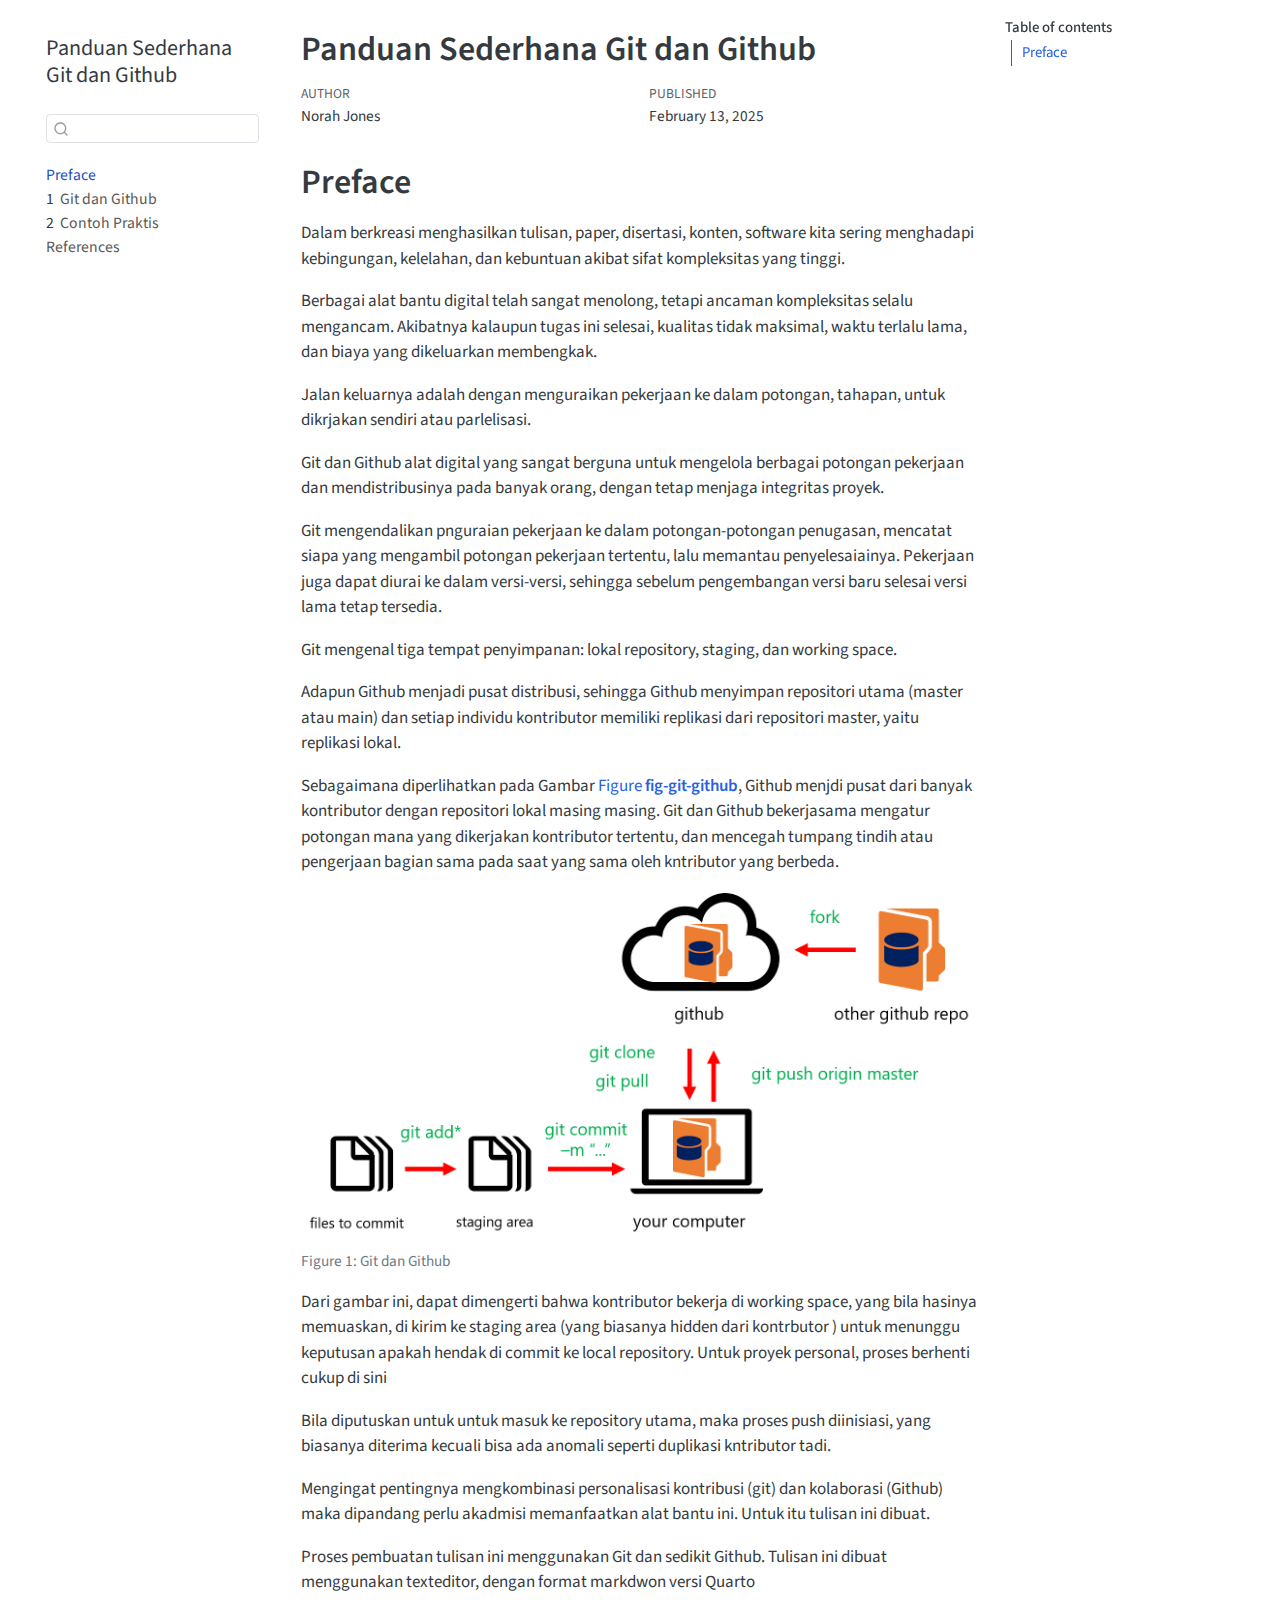
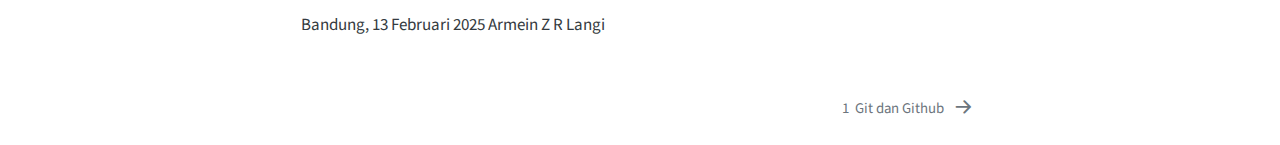
<file: about-git/_book/index.html>
<!DOCTYPE html>
<html xmlns="http://www.w3.org/1999/xhtml" lang="en" xml:lang="en"><head>

<meta charset="utf-8">
<meta name="generator" content="quarto-1.6.33">

<meta name="viewport" content="width=device-width, initial-scale=1.0, user-scalable=yes">

<meta name="author" content="Norah Jones">
<meta name="dcterms.date" content="2025-02-13">

<title>Panduan Sederhana Git dan Github</title>
<style>
code{white-space: pre-wrap;}
span.smallcaps{font-variant: small-caps;}
div.columns{display: flex; gap: min(4vw, 1.5em);}
div.column{flex: auto; overflow-x: auto;}
div.hanging-indent{margin-left: 1.5em; text-indent: -1.5em;}
ul.task-list{list-style: none;}
ul.task-list li input[type="checkbox"] {
  width: 0.8em;
  margin: 0 0.8em 0.2em -1em; /* quarto-specific, see https://github.com/quarto-dev/quarto-cli/issues/4556 */ 
  vertical-align: middle;
}
</style>


<script src="site_libs/quarto-nav/quarto-nav.js"></script>
<script src="site_libs/quarto-nav/headroom.min.js"></script>
<script src="site_libs/clipboard/clipboard.min.js"></script>
<script src="site_libs/quarto-search/autocomplete.umd.js"></script>
<script src="site_libs/quarto-search/fuse.min.js"></script>
<script src="site_libs/quarto-search/quarto-search.js"></script>
<meta name="quarto:offset" content="./">
<link href="./intro.html" rel="next">
<script src="site_libs/quarto-html/quarto.js"></script>
<script src="site_libs/quarto-html/popper.min.js"></script>
<script src="site_libs/quarto-html/tippy.umd.min.js"></script>
<script src="site_libs/quarto-html/anchor.min.js"></script>
<link href="site_libs/quarto-html/tippy.css" rel="stylesheet">
<link href="site_libs/quarto-html/quarto-syntax-highlighting-07ba0ad10f5680c660e360ac31d2f3b6.css" rel="stylesheet" id="quarto-text-highlighting-styles">
<script src="site_libs/bootstrap/bootstrap.min.js"></script>
<link href="site_libs/bootstrap/bootstrap-icons.css" rel="stylesheet">
<link href="site_libs/bootstrap/bootstrap-3d950d6bd3fa0e9daa71a88aa3cb2bbc.min.css" rel="stylesheet" append-hash="true" id="quarto-bootstrap" data-mode="light">
<script id="quarto-search-options" type="application/json">{
  "location": "sidebar",
  "copy-button": false,
  "collapse-after": 3,
  "panel-placement": "start",
  "type": "textbox",
  "limit": 50,
  "keyboard-shortcut": [
    "f",
    "/",
    "s"
  ],
  "show-item-context": false,
  "language": {
    "search-no-results-text": "No results",
    "search-matching-documents-text": "matching documents",
    "search-copy-link-title": "Copy link to search",
    "search-hide-matches-text": "Hide additional matches",
    "search-more-match-text": "more match in this document",
    "search-more-matches-text": "more matches in this document",
    "search-clear-button-title": "Clear",
    "search-text-placeholder": "",
    "search-detached-cancel-button-title": "Cancel",
    "search-submit-button-title": "Submit",
    "search-label": "Search"
  }
}</script>


</head>

<body class="nav-sidebar floating">

<div id="quarto-search-results"></div>
  <header id="quarto-header" class="headroom fixed-top">
  <nav class="quarto-secondary-nav">
    <div class="container-fluid d-flex">
      <button type="button" class="quarto-btn-toggle btn" data-bs-toggle="collapse" role="button" data-bs-target=".quarto-sidebar-collapse-item" aria-controls="quarto-sidebar" aria-expanded="false" aria-label="Toggle sidebar navigation" onclick="if (window.quartoToggleHeadroom) { window.quartoToggleHeadroom(); }">
        <i class="bi bi-layout-text-sidebar-reverse"></i>
      </button>
        <nav class="quarto-page-breadcrumbs" aria-label="breadcrumb"><ol class="breadcrumb"><li class="breadcrumb-item"><a href="./index.html">Preface</a></li></ol></nav>
        <a class="flex-grow-1" role="navigation" data-bs-toggle="collapse" data-bs-target=".quarto-sidebar-collapse-item" aria-controls="quarto-sidebar" aria-expanded="false" aria-label="Toggle sidebar navigation" onclick="if (window.quartoToggleHeadroom) { window.quartoToggleHeadroom(); }">      
        </a>
      <button type="button" class="btn quarto-search-button" aria-label="Search" onclick="window.quartoOpenSearch();">
        <i class="bi bi-search"></i>
      </button>
    </div>
  </nav>
</header>
<!-- content -->
<div id="quarto-content" class="quarto-container page-columns page-rows-contents page-layout-article">
<!-- sidebar -->
  <nav id="quarto-sidebar" class="sidebar collapse collapse-horizontal quarto-sidebar-collapse-item sidebar-navigation floating overflow-auto">
    <div class="pt-lg-2 mt-2 text-left sidebar-header">
    <div class="sidebar-title mb-0 py-0">
      <a href="./">Panduan Sederhana Git dan Github</a> 
    </div>
      </div>
        <div class="mt-2 flex-shrink-0 align-items-center">
        <div class="sidebar-search">
        <div id="quarto-search" class="" title="Search"></div>
        </div>
        </div>
    <div class="sidebar-menu-container"> 
    <ul class="list-unstyled mt-1">
        <li class="sidebar-item">
  <div class="sidebar-item-container"> 
  <a href="./index.html" class="sidebar-item-text sidebar-link active">
 <span class="menu-text">Preface</span></a>
  </div>
</li>
        <li class="sidebar-item">
  <div class="sidebar-item-container"> 
  <a href="./intro.html" class="sidebar-item-text sidebar-link">
 <span class="menu-text"><span class="chapter-number">1</span>&nbsp; <span class="chapter-title">Git dan Github</span></span></a>
  </div>
</li>
        <li class="sidebar-item">
  <div class="sidebar-item-container"> 
  <a href="./summary.html" class="sidebar-item-text sidebar-link">
 <span class="menu-text"><span class="chapter-number">2</span>&nbsp; <span class="chapter-title">Contoh Praktis</span></span></a>
  </div>
</li>
        <li class="sidebar-item">
  <div class="sidebar-item-container"> 
  <a href="./references.html" class="sidebar-item-text sidebar-link">
 <span class="menu-text">References</span></a>
  </div>
</li>
    </ul>
    </div>
</nav>
<div id="quarto-sidebar-glass" class="quarto-sidebar-collapse-item" data-bs-toggle="collapse" data-bs-target=".quarto-sidebar-collapse-item"></div>
<!-- margin-sidebar -->
    <div id="quarto-margin-sidebar" class="sidebar margin-sidebar">
        <nav id="TOC" role="doc-toc" class="toc-active">
    <h2 id="toc-title">Table of contents</h2>
   
  <ul>
  <li><a href="#preface" id="toc-preface" class="nav-link active" data-scroll-target="#preface">Preface</a></li>
  </ul>
</nav>
    </div>
<!-- main -->
<main class="content" id="quarto-document-content">

<header id="title-block-header" class="quarto-title-block default">
<div class="quarto-title">
<h1 class="title">Panduan Sederhana Git dan Github</h1>
</div>



<div class="quarto-title-meta">

    <div>
    <div class="quarto-title-meta-heading">Author</div>
    <div class="quarto-title-meta-contents">
             <p>Norah Jones </p>
          </div>
  </div>
    
    <div>
    <div class="quarto-title-meta-heading">Published</div>
    <div class="quarto-title-meta-contents">
      <p class="date">February 13, 2025</p>
    </div>
  </div>
  
    
  </div>
  


</header>


<section id="preface" class="level1 unnumbered">
<h1 class="unnumbered">Preface</h1>
<p>Dalam berkreasi menghasilkan tulisan, paper, disertasi, konten, software kita sering menghadapi kebingungan, kelelahan, dan kebuntuan akibat sifat kompleksitas yang tinggi.</p>
<p>Berbagai alat bantu digital telah sangat menolong, tetapi ancaman kompleksitas selalu mengancam. Akibatnya kalaupun tugas ini selesai, kualitas tidak maksimal, waktu terlalu lama, dan biaya yang dikeluarkan membengkak.</p>
<p>Jalan keluarnya adalah dengan menguraikan pekerjaan ke dalam potongan, tahapan, untuk dikrjakan sendiri atau parlelisasi.</p>
<p>Git dan Github alat digital yang sangat berguna untuk mengelola berbagai potongan pekerjaan dan mendistribusinya pada banyak orang, dengan tetap menjaga integritas proyek.</p>
<p>Git mengendalikan pnguraian pekerjaan ke dalam potongan-potongan penugasan, mencatat siapa yang mengambil potongan pekerjaan tertentu, lalu memantau penyelesaiainya. Pekerjaan juga dapat diurai ke dalam versi-versi, sehingga sebelum pengembangan versi baru selesai versi lama tetap tersedia.</p>
<p>Git mengenal tiga tempat penyimpanan: lokal repository, staging, dan working space.</p>
<p>Adapun Github menjadi pusat distribusi, sehingga Github menyimpan repositori utama (master atau main) dan setiap individu kontributor memiliki replikasi dari repositori master, yaitu replikasi lokal.</p>
<p>Sebagaimana diperlihatkan pada Gambar <a href="#fig-git-github" class="quarto-xref">Figure&nbsp;<span class="quarto-unresolved-ref">fig-git-github</span></a>, Github menjdi pusat dari banyak kontributor dengan repositori lokal masing masing. Git dan Github bekerjasama mengatur potongan mana yang dikerjakan kontributor tertentu, dan mencegah tumpang tindih atau pengerjaan bagian sama pada saat yang sama oleh kntributor yang berbeda.</p>
<div id="fig-git-github" class="quarto-float quarto-figure quarto-figure-center anchored">
<figure class="quarto-float quarto-float-fig figure">
<div aria-describedby="fig-git-github-caption-0ceaefa1-69ba-4598-a22c-09a6ac19f8ca">
<img src="images/gitgithub.png" class="img-fluid figure-img">
</div>
<figcaption class="quarto-float-caption-bottom quarto-float-caption quarto-float-fig" id="fig-git-github-caption-0ceaefa1-69ba-4598-a22c-09a6ac19f8ca">
Figure&nbsp;1: Git dan Github
</figcaption>
</figure>
</div>
<p>Dari gambar ini, dapat dimengerti bahwa kontributor bekerja di working space, yang bila hasinya memuaskan, di kirim ke staging area (yang biasanya hidden dari kontrbutor ) untuk menunggu keputusan apakah hendak di commit ke local repository. Untuk proyek personal, proses berhenti cukup di sini</p>
<p>Bila diputuskan untuk untuk masuk ke repository utama, maka proses push diinisiasi, yang biasanya diterima kecuali bisa ada anomali seperti duplikasi kntributor tadi.</p>
<p>Mengingat pentingnya mengkombinasi personalisasi kontribusi (git) dan kolaborasi (Github) maka dipandang perlu akadmisi memanfaatkan alat bantu ini. Untuk itu tulisan ini dibuat.</p>
<p>Proses pembuatan tulisan ini menggunakan Git dan sedikit Github. Tulisan ini dibuat menggunakan texteditor, dengan format markdwon versi Quarto</p>
<p>Bandung, 13 Februari 2025 Armein Z R Langi</p>


</section>

</main> <!-- /main -->
<script id="quarto-html-after-body" type="application/javascript">
window.document.addEventListener("DOMContentLoaded", function (event) {
  const toggleBodyColorMode = (bsSheetEl) => {
    const mode = bsSheetEl.getAttribute("data-mode");
    const bodyEl = window.document.querySelector("body");
    if (mode === "dark") {
      bodyEl.classList.add("quarto-dark");
      bodyEl.classList.remove("quarto-light");
    } else {
      bodyEl.classList.add("quarto-light");
      bodyEl.classList.remove("quarto-dark");
    }
  }
  const toggleBodyColorPrimary = () => {
    const bsSheetEl = window.document.querySelector("link#quarto-bootstrap");
    if (bsSheetEl) {
      toggleBodyColorMode(bsSheetEl);
    }
  }
  toggleBodyColorPrimary();  
  const icon = "";
  const anchorJS = new window.AnchorJS();
  anchorJS.options = {
    placement: 'right',
    icon: icon
  };
  anchorJS.add('.anchored');
  const isCodeAnnotation = (el) => {
    for (const clz of el.classList) {
      if (clz.startsWith('code-annotation-')) {                     
        return true;
      }
    }
    return false;
  }
  const onCopySuccess = function(e) {
    // button target
    const button = e.trigger;
    // don't keep focus
    button.blur();
    // flash "checked"
    button.classList.add('code-copy-button-checked');
    var currentTitle = button.getAttribute("title");
    button.setAttribute("title", "Copied!");
    let tooltip;
    if (window.bootstrap) {
      button.setAttribute("data-bs-toggle", "tooltip");
      button.setAttribute("data-bs-placement", "left");
      button.setAttribute("data-bs-title", "Copied!");
      tooltip = new bootstrap.Tooltip(button, 
        { trigger: "manual", 
          customClass: "code-copy-button-tooltip",
          offset: [0, -8]});
      tooltip.show();    
    }
    setTimeout(function() {
      if (tooltip) {
        tooltip.hide();
        button.removeAttribute("data-bs-title");
        button.removeAttribute("data-bs-toggle");
        button.removeAttribute("data-bs-placement");
      }
      button.setAttribute("title", currentTitle);
      button.classList.remove('code-copy-button-checked');
    }, 1000);
    // clear code selection
    e.clearSelection();
  }
  const getTextToCopy = function(trigger) {
      const codeEl = trigger.previousElementSibling.cloneNode(true);
      for (const childEl of codeEl.children) {
        if (isCodeAnnotation(childEl)) {
          childEl.remove();
        }
      }
      return codeEl.innerText;
  }
  const clipboard = new window.ClipboardJS('.code-copy-button:not([data-in-quarto-modal])', {
    text: getTextToCopy
  });
  clipboard.on('success', onCopySuccess);
  if (window.document.getElementById('quarto-embedded-source-code-modal')) {
    // For code content inside modals, clipBoardJS needs to be initialized with a container option
    // TODO: Check when it could be a function (https://github.com/zenorocha/clipboard.js/issues/860)
    const clipboardModal = new window.ClipboardJS('.code-copy-button[data-in-quarto-modal]', {
      text: getTextToCopy,
      container: window.document.getElementById('quarto-embedded-source-code-modal')
    });
    clipboardModal.on('success', onCopySuccess);
  }
    var localhostRegex = new RegExp(/^(?:http|https):\/\/localhost\:?[0-9]*\//);
    var mailtoRegex = new RegExp(/^mailto:/);
      var filterRegex = new RegExp('/' + window.location.host + '/');
    var isInternal = (href) => {
        return filterRegex.test(href) || localhostRegex.test(href) || mailtoRegex.test(href);
    }
    // Inspect non-navigation links and adorn them if external
 	var links = window.document.querySelectorAll('a[href]:not(.nav-link):not(.navbar-brand):not(.toc-action):not(.sidebar-link):not(.sidebar-item-toggle):not(.pagination-link):not(.no-external):not([aria-hidden]):not(.dropdown-item):not(.quarto-navigation-tool):not(.about-link)');
    for (var i=0; i<links.length; i++) {
      const link = links[i];
      if (!isInternal(link.href)) {
        // undo the damage that might have been done by quarto-nav.js in the case of
        // links that we want to consider external
        if (link.dataset.originalHref !== undefined) {
          link.href = link.dataset.originalHref;
        }
      }
    }
  function tippyHover(el, contentFn, onTriggerFn, onUntriggerFn) {
    const config = {
      allowHTML: true,
      maxWidth: 500,
      delay: 100,
      arrow: false,
      appendTo: function(el) {
          return el.parentElement;
      },
      interactive: true,
      interactiveBorder: 10,
      theme: 'quarto',
      placement: 'bottom-start',
    };
    if (contentFn) {
      config.content = contentFn;
    }
    if (onTriggerFn) {
      config.onTrigger = onTriggerFn;
    }
    if (onUntriggerFn) {
      config.onUntrigger = onUntriggerFn;
    }
    window.tippy(el, config); 
  }
  const noterefs = window.document.querySelectorAll('a[role="doc-noteref"]');
  for (var i=0; i<noterefs.length; i++) {
    const ref = noterefs[i];
    tippyHover(ref, function() {
      // use id or data attribute instead here
      let href = ref.getAttribute('data-footnote-href') || ref.getAttribute('href');
      try { href = new URL(href).hash; } catch {}
      const id = href.replace(/^#\/?/, "");
      const note = window.document.getElementById(id);
      if (note) {
        return note.innerHTML;
      } else {
        return "";
      }
    });
  }
  const xrefs = window.document.querySelectorAll('a.quarto-xref');
  const processXRef = (id, note) => {
    // Strip column container classes
    const stripColumnClz = (el) => {
      el.classList.remove("page-full", "page-columns");
      if (el.children) {
        for (const child of el.children) {
          stripColumnClz(child);
        }
      }
    }
    stripColumnClz(note)
    if (id === null || id.startsWith('sec-')) {
      // Special case sections, only their first couple elements
      const container = document.createElement("div");
      if (note.children && note.children.length > 2) {
        container.appendChild(note.children[0].cloneNode(true));
        for (let i = 1; i < note.children.length; i++) {
          const child = note.children[i];
          if (child.tagName === "P" && child.innerText === "") {
            continue;
          } else {
            container.appendChild(child.cloneNode(true));
            break;
          }
        }
        if (window.Quarto?.typesetMath) {
          window.Quarto.typesetMath(container);
        }
        return container.innerHTML
      } else {
        if (window.Quarto?.typesetMath) {
          window.Quarto.typesetMath(note);
        }
        return note.innerHTML;
      }
    } else {
      // Remove any anchor links if they are present
      const anchorLink = note.querySelector('a.anchorjs-link');
      if (anchorLink) {
        anchorLink.remove();
      }
      if (window.Quarto?.typesetMath) {
        window.Quarto.typesetMath(note);
      }
      // TODO in 1.5, we should make sure this works without a callout special case
      if (note.classList.contains("callout")) {
        return note.outerHTML;
      } else {
        return note.innerHTML;
      }
    }
  }
  for (var i=0; i<xrefs.length; i++) {
    const xref = xrefs[i];
    tippyHover(xref, undefined, function(instance) {
      instance.disable();
      let url = xref.getAttribute('href');
      let hash = undefined; 
      if (url.startsWith('#')) {
        hash = url;
      } else {
        try { hash = new URL(url).hash; } catch {}
      }
      if (hash) {
        const id = hash.replace(/^#\/?/, "");
        const note = window.document.getElementById(id);
        if (note !== null) {
          try {
            const html = processXRef(id, note.cloneNode(true));
            instance.setContent(html);
          } finally {
            instance.enable();
            instance.show();
          }
        } else {
          // See if we can fetch this
          fetch(url.split('#')[0])
          .then(res => res.text())
          .then(html => {
            const parser = new DOMParser();
            const htmlDoc = parser.parseFromString(html, "text/html");
            const note = htmlDoc.getElementById(id);
            if (note !== null) {
              const html = processXRef(id, note);
              instance.setContent(html);
            } 
          }).finally(() => {
            instance.enable();
            instance.show();
          });
        }
      } else {
        // See if we can fetch a full url (with no hash to target)
        // This is a special case and we should probably do some content thinning / targeting
        fetch(url)
        .then(res => res.text())
        .then(html => {
          const parser = new DOMParser();
          const htmlDoc = parser.parseFromString(html, "text/html");
          const note = htmlDoc.querySelector('main.content');
          if (note !== null) {
            // This should only happen for chapter cross references
            // (since there is no id in the URL)
            // remove the first header
            if (note.children.length > 0 && note.children[0].tagName === "HEADER") {
              note.children[0].remove();
            }
            const html = processXRef(null, note);
            instance.setContent(html);
          } 
        }).finally(() => {
          instance.enable();
          instance.show();
        });
      }
    }, function(instance) {
    });
  }
      let selectedAnnoteEl;
      const selectorForAnnotation = ( cell, annotation) => {
        let cellAttr = 'data-code-cell="' + cell + '"';
        let lineAttr = 'data-code-annotation="' +  annotation + '"';
        const selector = 'span[' + cellAttr + '][' + lineAttr + ']';
        return selector;
      }
      const selectCodeLines = (annoteEl) => {
        const doc = window.document;
        const targetCell = annoteEl.getAttribute("data-target-cell");
        const targetAnnotation = annoteEl.getAttribute("data-target-annotation");
        const annoteSpan = window.document.querySelector(selectorForAnnotation(targetCell, targetAnnotation));
        const lines = annoteSpan.getAttribute("data-code-lines").split(",");
        const lineIds = lines.map((line) => {
          return targetCell + "-" + line;
        })
        let top = null;
        let height = null;
        let parent = null;
        if (lineIds.length > 0) {
            //compute the position of the single el (top and bottom and make a div)
            const el = window.document.getElementById(lineIds[0]);
            top = el.offsetTop;
            height = el.offsetHeight;
            parent = el.parentElement.parentElement;
          if (lineIds.length > 1) {
            const lastEl = window.document.getElementById(lineIds[lineIds.length - 1]);
            const bottom = lastEl.offsetTop + lastEl.offsetHeight;
            height = bottom - top;
          }
          if (top !== null && height !== null && parent !== null) {
            // cook up a div (if necessary) and position it 
            let div = window.document.getElementById("code-annotation-line-highlight");
            if (div === null) {
              div = window.document.createElement("div");
              div.setAttribute("id", "code-annotation-line-highlight");
              div.style.position = 'absolute';
              parent.appendChild(div);
            }
            div.style.top = top - 2 + "px";
            div.style.height = height + 4 + "px";
            div.style.left = 0;
            let gutterDiv = window.document.getElementById("code-annotation-line-highlight-gutter");
            if (gutterDiv === null) {
              gutterDiv = window.document.createElement("div");
              gutterDiv.setAttribute("id", "code-annotation-line-highlight-gutter");
              gutterDiv.style.position = 'absolute';
              const codeCell = window.document.getElementById(targetCell);
              const gutter = codeCell.querySelector('.code-annotation-gutter');
              gutter.appendChild(gutterDiv);
            }
            gutterDiv.style.top = top - 2 + "px";
            gutterDiv.style.height = height + 4 + "px";
          }
          selectedAnnoteEl = annoteEl;
        }
      };
      const unselectCodeLines = () => {
        const elementsIds = ["code-annotation-line-highlight", "code-annotation-line-highlight-gutter"];
        elementsIds.forEach((elId) => {
          const div = window.document.getElementById(elId);
          if (div) {
            div.remove();
          }
        });
        selectedAnnoteEl = undefined;
      };
        // Handle positioning of the toggle
    window.addEventListener(
      "resize",
      throttle(() => {
        elRect = undefined;
        if (selectedAnnoteEl) {
          selectCodeLines(selectedAnnoteEl);
        }
      }, 10)
    );
    function throttle(fn, ms) {
    let throttle = false;
    let timer;
      return (...args) => {
        if(!throttle) { // first call gets through
            fn.apply(this, args);
            throttle = true;
        } else { // all the others get throttled
            if(timer) clearTimeout(timer); // cancel #2
            timer = setTimeout(() => {
              fn.apply(this, args);
              timer = throttle = false;
            }, ms);
        }
      };
    }
      // Attach click handler to the DT
      const annoteDls = window.document.querySelectorAll('dt[data-target-cell]');
      for (const annoteDlNode of annoteDls) {
        annoteDlNode.addEventListener('click', (event) => {
          const clickedEl = event.target;
          if (clickedEl !== selectedAnnoteEl) {
            unselectCodeLines();
            const activeEl = window.document.querySelector('dt[data-target-cell].code-annotation-active');
            if (activeEl) {
              activeEl.classList.remove('code-annotation-active');
            }
            selectCodeLines(clickedEl);
            clickedEl.classList.add('code-annotation-active');
          } else {
            // Unselect the line
            unselectCodeLines();
            clickedEl.classList.remove('code-annotation-active');
          }
        });
      }
  const findCites = (el) => {
    const parentEl = el.parentElement;
    if (parentEl) {
      const cites = parentEl.dataset.cites;
      if (cites) {
        return {
          el,
          cites: cites.split(' ')
        };
      } else {
        return findCites(el.parentElement)
      }
    } else {
      return undefined;
    }
  };
  var bibliorefs = window.document.querySelectorAll('a[role="doc-biblioref"]');
  for (var i=0; i<bibliorefs.length; i++) {
    const ref = bibliorefs[i];
    const citeInfo = findCites(ref);
    if (citeInfo) {
      tippyHover(citeInfo.el, function() {
        var popup = window.document.createElement('div');
        citeInfo.cites.forEach(function(cite) {
          var citeDiv = window.document.createElement('div');
          citeDiv.classList.add('hanging-indent');
          citeDiv.classList.add('csl-entry');
          var biblioDiv = window.document.getElementById('ref-' + cite);
          if (biblioDiv) {
            citeDiv.innerHTML = biblioDiv.innerHTML;
          }
          popup.appendChild(citeDiv);
        });
        return popup.innerHTML;
      });
    }
  }
});
</script>
<nav class="page-navigation">
  <div class="nav-page nav-page-previous">
  </div>
  <div class="nav-page nav-page-next">
      <a href="./intro.html" class="pagination-link" aria-label="Git dan Github">
        <span class="nav-page-text"><span class="chapter-number">1</span>&nbsp; <span class="chapter-title">Git dan Github</span></span> <i class="bi bi-arrow-right-short"></i>
      </a>
  </div>
</nav>
</div> <!-- /content -->




</body></html>
</file>
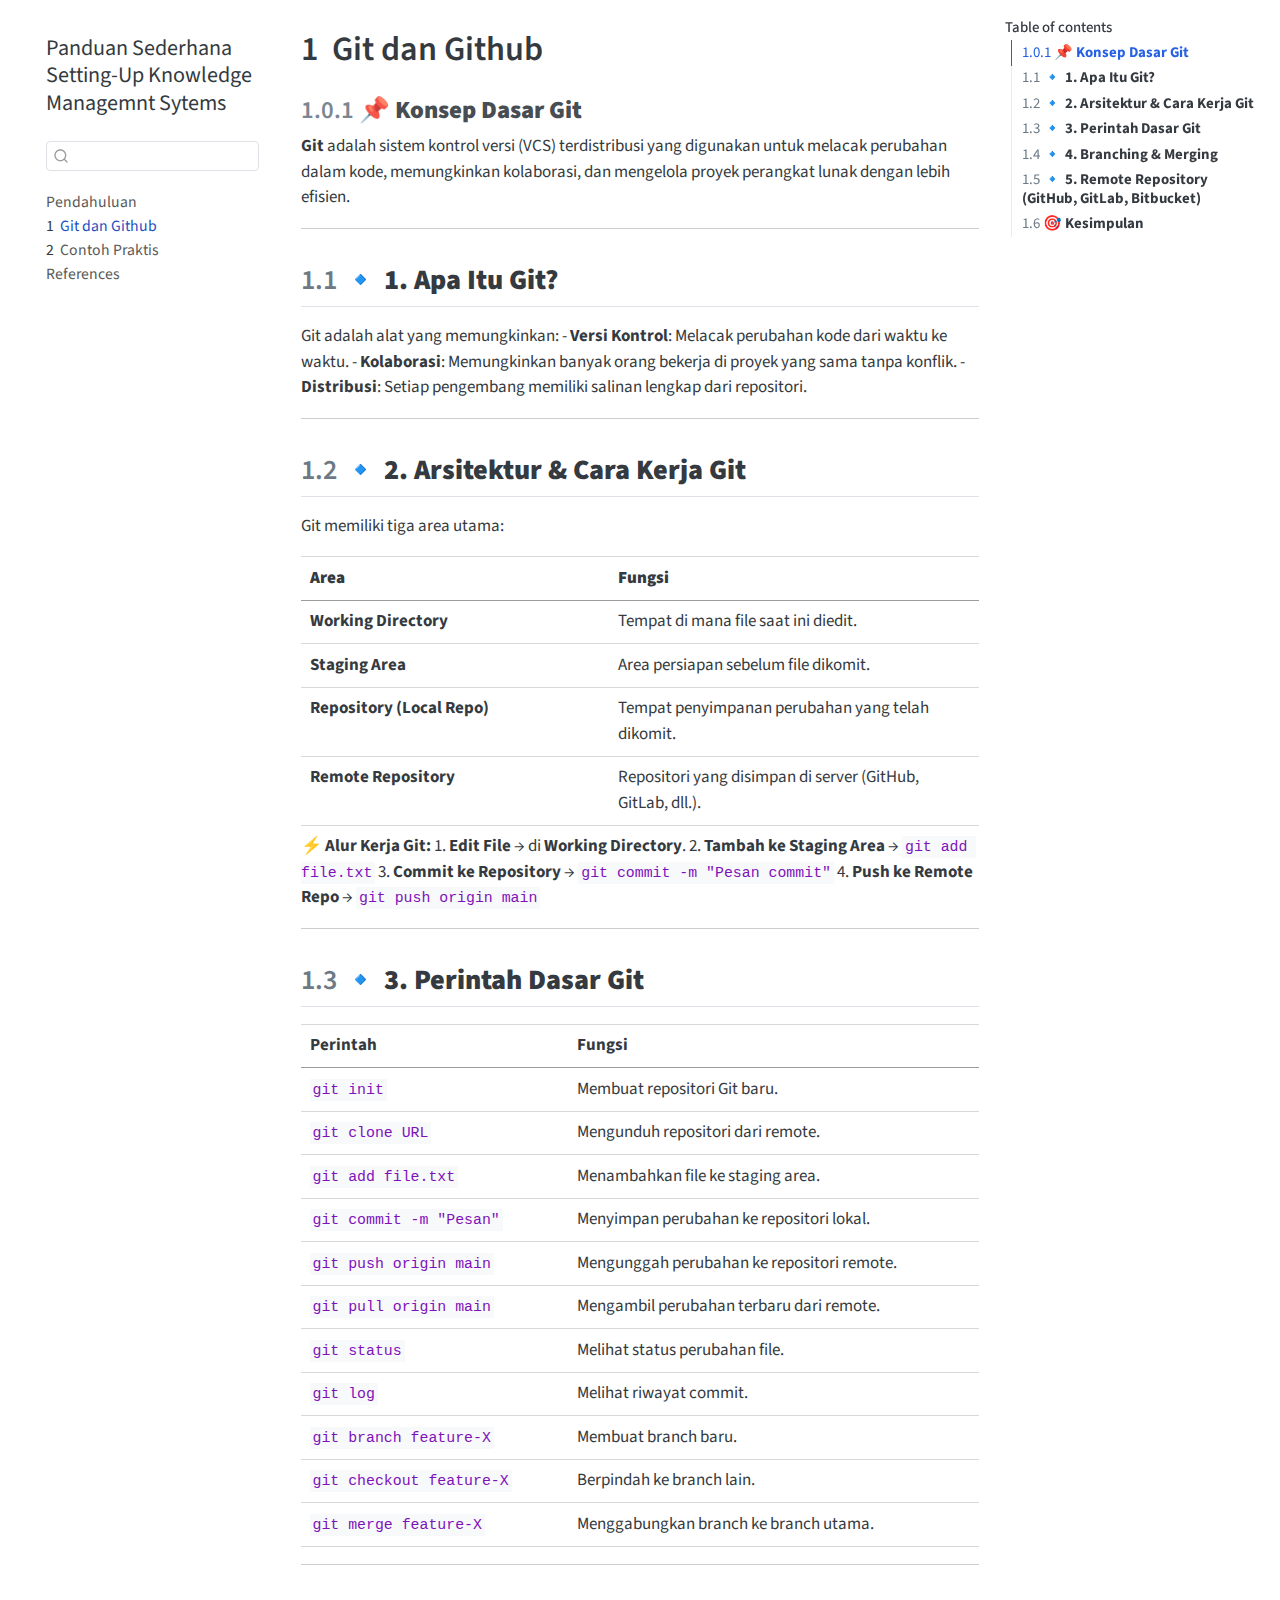
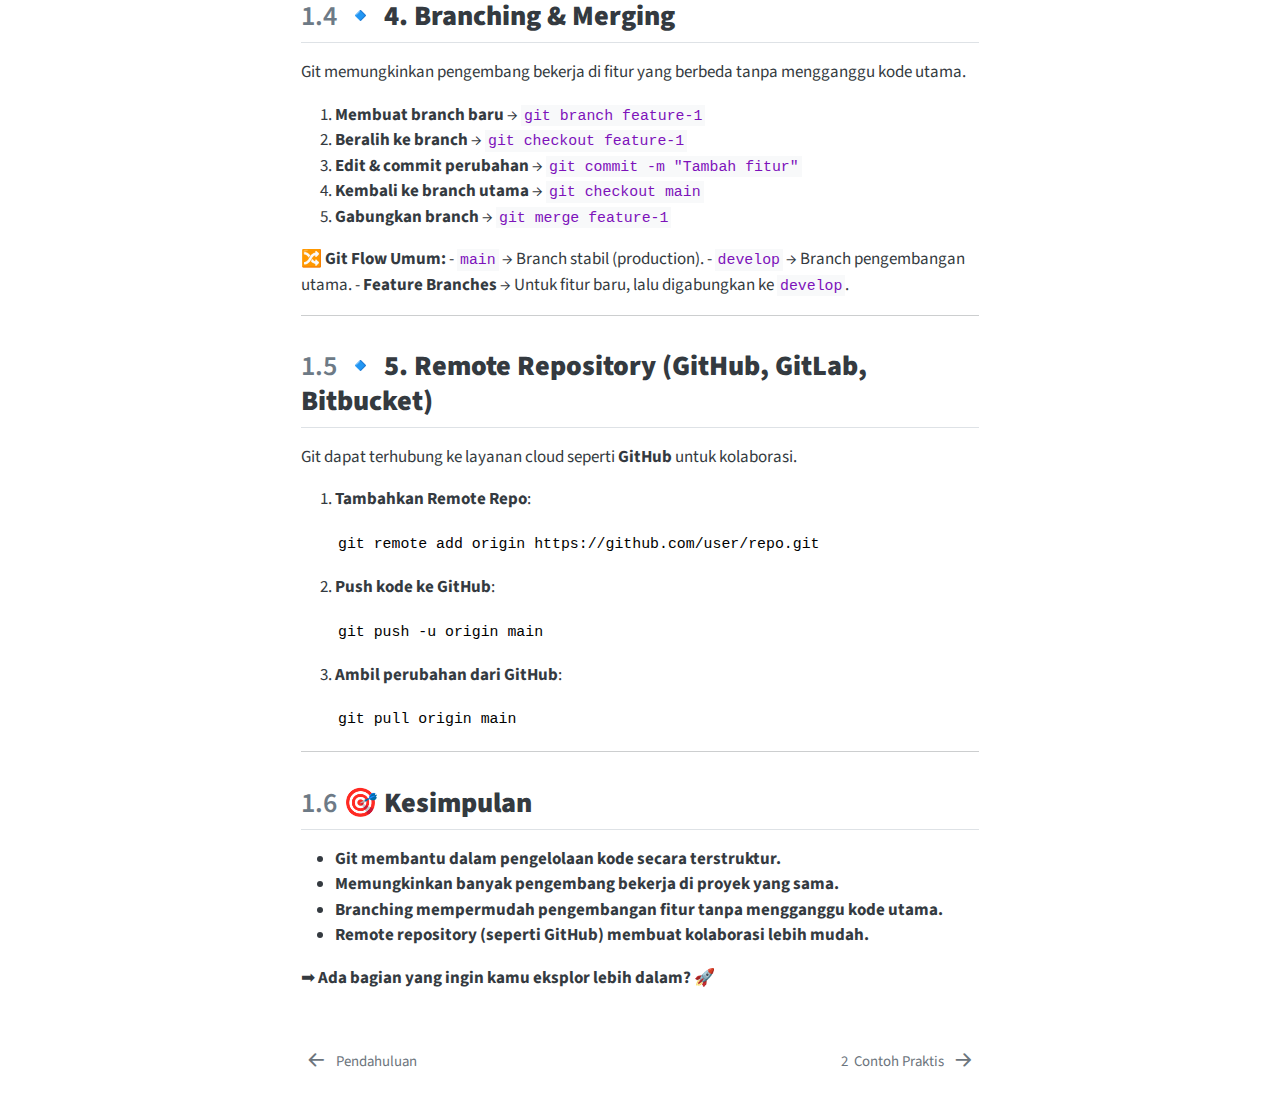
<file: _book/intro.html>
<!DOCTYPE html>
<html xmlns="http://www.w3.org/1999/xhtml" lang="en" xml:lang="en"><head>

<meta charset="utf-8">
<meta name="generator" content="quarto-1.6.40">

<meta name="viewport" content="width=device-width, initial-scale=1.0, user-scalable=yes">


<title>1&nbsp; Git dan Github – Panduan Sederhana Setting-Up Knowledge Managemnt Sytems</title>
<style>
code{white-space: pre-wrap;}
span.smallcaps{font-variant: small-caps;}
div.columns{display: flex; gap: min(4vw, 1.5em);}
div.column{flex: auto; overflow-x: auto;}
div.hanging-indent{margin-left: 1.5em; text-indent: -1.5em;}
ul.task-list{list-style: none;}
ul.task-list li input[type="checkbox"] {
  width: 0.8em;
  margin: 0 0.8em 0.2em -1em; /* quarto-specific, see https://github.com/quarto-dev/quarto-cli/issues/4556 */ 
  vertical-align: middle;
}
</style>


<script src="site_libs/quarto-nav/quarto-nav.js"></script>
<script src="site_libs/quarto-nav/headroom.min.js"></script>
<script src="site_libs/clipboard/clipboard.min.js"></script>
<script src="site_libs/quarto-search/autocomplete.umd.js"></script>
<script src="site_libs/quarto-search/fuse.min.js"></script>
<script src="site_libs/quarto-search/quarto-search.js"></script>
<meta name="quarto:offset" content="./">
<link href="./summary.html" rel="next">
<link href="./index.html" rel="prev">
<script src="site_libs/quarto-html/quarto.js"></script>
<script src="site_libs/quarto-html/popper.min.js"></script>
<script src="site_libs/quarto-html/tippy.umd.min.js"></script>
<script src="site_libs/quarto-html/anchor.min.js"></script>
<link href="site_libs/quarto-html/tippy.css" rel="stylesheet">
<link href="site_libs/quarto-html/quarto-syntax-highlighting-549806ee2085284f45b00abea8c6df48.css" rel="stylesheet" id="quarto-text-highlighting-styles">
<script src="site_libs/bootstrap/bootstrap.min.js"></script>
<link href="site_libs/bootstrap/bootstrap-icons.css" rel="stylesheet">
<link href="site_libs/bootstrap/bootstrap-8da5b4427184b79ecddefad3d342027e.min.css" rel="stylesheet" append-hash="true" id="quarto-bootstrap" data-mode="light">
<script id="quarto-search-options" type="application/json">{
  "location": "sidebar",
  "copy-button": false,
  "collapse-after": 3,
  "panel-placement": "start",
  "type": "textbox",
  "limit": 50,
  "keyboard-shortcut": [
    "f",
    "/",
    "s"
  ],
  "show-item-context": false,
  "language": {
    "search-no-results-text": "No results",
    "search-matching-documents-text": "matching documents",
    "search-copy-link-title": "Copy link to search",
    "search-hide-matches-text": "Hide additional matches",
    "search-more-match-text": "more match in this document",
    "search-more-matches-text": "more matches in this document",
    "search-clear-button-title": "Clear",
    "search-text-placeholder": "",
    "search-detached-cancel-button-title": "Cancel",
    "search-submit-button-title": "Submit",
    "search-label": "Search"
  }
}</script>


</head>

<body class="nav-sidebar floating">

<div id="quarto-search-results"></div>
  <header id="quarto-header" class="headroom fixed-top">
  <nav class="quarto-secondary-nav">
    <div class="container-fluid d-flex">
      <button type="button" class="quarto-btn-toggle btn" data-bs-toggle="collapse" role="button" data-bs-target=".quarto-sidebar-collapse-item" aria-controls="quarto-sidebar" aria-expanded="false" aria-label="Toggle sidebar navigation" onclick="if (window.quartoToggleHeadroom) { window.quartoToggleHeadroom(); }">
        <i class="bi bi-layout-text-sidebar-reverse"></i>
      </button>
        <nav class="quarto-page-breadcrumbs" aria-label="breadcrumb"><ol class="breadcrumb"><li class="breadcrumb-item"><a href="./intro.html"><span class="chapter-number">1</span>&nbsp; <span class="chapter-title">Git dan Github</span></a></li></ol></nav>
        <a class="flex-grow-1" role="navigation" data-bs-toggle="collapse" data-bs-target=".quarto-sidebar-collapse-item" aria-controls="quarto-sidebar" aria-expanded="false" aria-label="Toggle sidebar navigation" onclick="if (window.quartoToggleHeadroom) { window.quartoToggleHeadroom(); }">      
        </a>
      <button type="button" class="btn quarto-search-button" aria-label="Search" onclick="window.quartoOpenSearch();">
        <i class="bi bi-search"></i>
      </button>
    </div>
  </nav>
</header>
<!-- content -->
<div id="quarto-content" class="quarto-container page-columns page-rows-contents page-layout-article">
<!-- sidebar -->
  <nav id="quarto-sidebar" class="sidebar collapse collapse-horizontal quarto-sidebar-collapse-item sidebar-navigation floating overflow-auto">
    <div class="pt-lg-2 mt-2 text-left sidebar-header">
    <div class="sidebar-title mb-0 py-0">
      <a href="./">Panduan Sederhana Setting-Up Knowledge Managemnt Sytems</a> 
    </div>
      </div>
        <div class="mt-2 flex-shrink-0 align-items-center">
        <div class="sidebar-search">
        <div id="quarto-search" class="" title="Search"></div>
        </div>
        </div>
    <div class="sidebar-menu-container"> 
    <ul class="list-unstyled mt-1">
        <li class="sidebar-item">
  <div class="sidebar-item-container"> 
  <a href="./index.html" class="sidebar-item-text sidebar-link">
 <span class="menu-text">Pendahuluan</span></a>
  </div>
</li>
        <li class="sidebar-item">
  <div class="sidebar-item-container"> 
  <a href="./intro.html" class="sidebar-item-text sidebar-link active">
 <span class="menu-text"><span class="chapter-number">1</span>&nbsp; <span class="chapter-title">Git dan Github</span></span></a>
  </div>
</li>
        <li class="sidebar-item">
  <div class="sidebar-item-container"> 
  <a href="./summary.html" class="sidebar-item-text sidebar-link">
 <span class="menu-text"><span class="chapter-number">2</span>&nbsp; <span class="chapter-title">Contoh Praktis</span></span></a>
  </div>
</li>
        <li class="sidebar-item">
  <div class="sidebar-item-container"> 
  <a href="./references.html" class="sidebar-item-text sidebar-link">
 <span class="menu-text">References</span></a>
  </div>
</li>
    </ul>
    </div>
</nav>
<div id="quarto-sidebar-glass" class="quarto-sidebar-collapse-item" data-bs-toggle="collapse" data-bs-target=".quarto-sidebar-collapse-item"></div>
<!-- margin-sidebar -->
    <div id="quarto-margin-sidebar" class="sidebar margin-sidebar">
        <nav id="TOC" role="doc-toc" class="toc-active">
    <h2 id="toc-title">Table of contents</h2>
   
  <ul>
  <li><a href="#konsep-dasar-git" id="toc-konsep-dasar-git" class="nav-link active" data-scroll-target="#konsep-dasar-git"><span class="header-section-number">1.0.1</span> 📌 <strong>Konsep Dasar Git</strong></a></li>
  <li><a href="#apa-itu-git" id="toc-apa-itu-git" class="nav-link" data-scroll-target="#apa-itu-git"><span class="header-section-number">1.1</span> 🔹 <strong>1. Apa Itu Git?</strong></a></li>
  <li><a href="#arsitektur-cara-kerja-git" id="toc-arsitektur-cara-kerja-git" class="nav-link" data-scroll-target="#arsitektur-cara-kerja-git"><span class="header-section-number">1.2</span> 🔹 <strong>2. Arsitektur &amp; Cara Kerja Git</strong></a></li>
  <li><a href="#perintah-dasar-git" id="toc-perintah-dasar-git" class="nav-link" data-scroll-target="#perintah-dasar-git"><span class="header-section-number">1.3</span> 🔹 <strong>3. Perintah Dasar Git</strong></a></li>
  <li><a href="#branching-merging" id="toc-branching-merging" class="nav-link" data-scroll-target="#branching-merging"><span class="header-section-number">1.4</span> 🔹 <strong>4. Branching &amp; Merging</strong></a></li>
  <li><a href="#remote-repository-github-gitlab-bitbucket" id="toc-remote-repository-github-gitlab-bitbucket" class="nav-link" data-scroll-target="#remote-repository-github-gitlab-bitbucket"><span class="header-section-number">1.5</span> 🔹 <strong>5. Remote Repository (GitHub, GitLab, Bitbucket)</strong></a></li>
  <li><a href="#kesimpulan" id="toc-kesimpulan" class="nav-link" data-scroll-target="#kesimpulan"><span class="header-section-number">1.6</span> 🎯 <strong>Kesimpulan</strong></a></li>
  </ul>
</nav>
    </div>
<!-- main -->
<main class="content" id="quarto-document-content">

<header id="title-block-header" class="quarto-title-block default">
<div class="quarto-title">
<h1 class="title"><span class="chapter-number">1</span>&nbsp; <span class="chapter-title">Git dan Github</span></h1>
</div>



<div class="quarto-title-meta">

    
  
    
  </div>
  


</header>


<section id="konsep-dasar-git" class="level3" data-number="1.0.1">
<h3 data-number="1.0.1" class="anchored" data-anchor-id="konsep-dasar-git"><span class="header-section-number">1.0.1</span> 📌 <strong>Konsep Dasar Git</strong></h3>
<p><strong>Git</strong> adalah sistem kontrol versi (VCS) terdistribusi yang digunakan untuk melacak perubahan dalam kode, memungkinkan kolaborasi, dan mengelola proyek perangkat lunak dengan lebih efisien.</p>
<hr>
</section>
<section id="apa-itu-git" class="level2" data-number="1.1">
<h2 data-number="1.1" class="anchored" data-anchor-id="apa-itu-git"><span class="header-section-number">1.1</span> 🔹 <strong>1. Apa Itu Git?</strong></h2>
<p>Git adalah alat yang memungkinkan: - <strong>Versi Kontrol</strong>: Melacak perubahan kode dari waktu ke waktu. - <strong>Kolaborasi</strong>: Memungkinkan banyak orang bekerja di proyek yang sama tanpa konflik. - <strong>Distribusi</strong>: Setiap pengembang memiliki salinan lengkap dari repositori.</p>
<hr>
</section>
<section id="arsitektur-cara-kerja-git" class="level2" data-number="1.2">
<h2 data-number="1.2" class="anchored" data-anchor-id="arsitektur-cara-kerja-git"><span class="header-section-number">1.2</span> 🔹 <strong>2. Arsitektur &amp; Cara Kerja Git</strong></h2>
<p>Git memiliki tiga area utama:</p>
<table class="caption-top table">
<colgroup>
<col style="width: 45%">
<col style="width: 54%">
</colgroup>
<thead>
<tr class="header">
<th><strong>Area</strong></th>
<th><strong>Fungsi</strong></th>
</tr>
</thead>
<tbody>
<tr class="odd">
<td><strong>Working Directory</strong></td>
<td>Tempat di mana file saat ini diedit.</td>
</tr>
<tr class="even">
<td><strong>Staging Area</strong></td>
<td>Area persiapan sebelum file dikomit.</td>
</tr>
<tr class="odd">
<td><strong>Repository (Local Repo)</strong></td>
<td>Tempat penyimpanan perubahan yang telah dikomit.</td>
</tr>
<tr class="even">
<td><strong>Remote Repository</strong></td>
<td>Repositori yang disimpan di server (GitHub, GitLab, dll.).</td>
</tr>
</tbody>
</table>
<p>⚡ <strong>Alur Kerja Git:</strong> 1. <strong>Edit File</strong> → di <strong>Working Directory</strong>. 2. <strong>Tambah ke Staging Area</strong> → <code>git add file.txt</code> 3. <strong>Commit ke Repository</strong> → <code>git commit -m "Pesan commit"</code> 4. <strong>Push ke Remote Repo</strong> → <code>git push origin main</code></p>
<hr>
</section>
<section id="perintah-dasar-git" class="level2" data-number="1.3">
<h2 data-number="1.3" class="anchored" data-anchor-id="perintah-dasar-git"><span class="header-section-number">1.3</span> 🔹 <strong>3. Perintah Dasar Git</strong></h2>
<table class="caption-top table">
<thead>
<tr class="header">
<th>Perintah</th>
<th>Fungsi</th>
</tr>
</thead>
<tbody>
<tr class="odd">
<td><code>git init</code></td>
<td>Membuat repositori Git baru.</td>
</tr>
<tr class="even">
<td><code>git clone URL</code></td>
<td>Mengunduh repositori dari remote.</td>
</tr>
<tr class="odd">
<td><code>git add file.txt</code></td>
<td>Menambahkan file ke staging area.</td>
</tr>
<tr class="even">
<td><code>git commit -m "Pesan"</code></td>
<td>Menyimpan perubahan ke repositori lokal.</td>
</tr>
<tr class="odd">
<td><code>git push origin main</code></td>
<td>Mengunggah perubahan ke repositori remote.</td>
</tr>
<tr class="even">
<td><code>git pull origin main</code></td>
<td>Mengambil perubahan terbaru dari remote.</td>
</tr>
<tr class="odd">
<td><code>git status</code></td>
<td>Melihat status perubahan file.</td>
</tr>
<tr class="even">
<td><code>git log</code></td>
<td>Melihat riwayat commit.</td>
</tr>
<tr class="odd">
<td><code>git branch feature-X</code></td>
<td>Membuat branch baru.</td>
</tr>
<tr class="even">
<td><code>git checkout feature-X</code></td>
<td>Berpindah ke branch lain.</td>
</tr>
<tr class="odd">
<td><code>git merge feature-X</code></td>
<td>Menggabungkan branch ke branch utama.</td>
</tr>
</tbody>
</table>
<hr>
</section>
<section id="branching-merging" class="level2" data-number="1.4">
<h2 data-number="1.4" class="anchored" data-anchor-id="branching-merging"><span class="header-section-number">1.4</span> 🔹 <strong>4. Branching &amp; Merging</strong></h2>
<p>Git memungkinkan pengembang bekerja di fitur yang berbeda tanpa mengganggu kode utama.</p>
<ol type="1">
<li><strong>Membuat branch baru</strong> → <code>git branch feature-1</code></li>
<li><strong>Beralih ke branch</strong> → <code>git checkout feature-1</code></li>
<li><strong>Edit &amp; commit perubahan</strong> → <code>git commit -m "Tambah fitur"</code></li>
<li><strong>Kembali ke branch utama</strong> → <code>git checkout main</code></li>
<li><strong>Gabungkan branch</strong> → <code>git merge feature-1</code></li>
</ol>
<p><strong>🔀 Git Flow Umum:</strong> - <strong><code>main</code></strong> → Branch stabil (production). - <strong><code>develop</code></strong> → Branch pengembangan utama. - <strong>Feature Branches</strong> → Untuk fitur baru, lalu digabungkan ke <code>develop</code>.</p>
<hr>
</section>
<section id="remote-repository-github-gitlab-bitbucket" class="level2" data-number="1.5">
<h2 data-number="1.5" class="anchored" data-anchor-id="remote-repository-github-gitlab-bitbucket"><span class="header-section-number">1.5</span> 🔹 <strong>5. Remote Repository (GitHub, GitLab, Bitbucket)</strong></h2>
<p>Git dapat terhubung ke layanan cloud seperti <strong>GitHub</strong> untuk kolaborasi.</p>
<ol type="1">
<li><p><strong>Tambahkan Remote Repo</strong>:</p>
<pre><code>git remote add origin https://github.com/user/repo.git</code></pre></li>
<li><p><strong>Push kode ke GitHub</strong>:</p>
<pre><code>git push -u origin main</code></pre></li>
<li><p><strong>Ambil perubahan dari GitHub</strong>:</p>
<pre><code>git pull origin main</code></pre></li>
</ol>
<hr>
</section>
<section id="kesimpulan" class="level2" data-number="1.6">
<h2 data-number="1.6" class="anchored" data-anchor-id="kesimpulan"><span class="header-section-number">1.6</span> 🎯 <strong>Kesimpulan</strong></h2>
<ul>
<li><strong>Git membantu dalam pengelolaan kode secara terstruktur.</strong></li>
<li><strong>Memungkinkan banyak pengembang bekerja di proyek yang sama.</strong></li>
<li><strong>Branching mempermudah pengembangan fitur tanpa mengganggu kode utama.</strong></li>
<li><strong>Remote repository (seperti GitHub) membuat kolaborasi lebih mudah.</strong></li>
</ul>
<p>➡ <strong>Ada bagian yang ingin kamu eksplor lebih dalam?</strong> 🚀</p>


</section>

</main> <!-- /main -->
<script id="quarto-html-after-body" type="application/javascript">
window.document.addEventListener("DOMContentLoaded", function (event) {
  const toggleBodyColorMode = (bsSheetEl) => {
    const mode = bsSheetEl.getAttribute("data-mode");
    const bodyEl = window.document.querySelector("body");
    if (mode === "dark") {
      bodyEl.classList.add("quarto-dark");
      bodyEl.classList.remove("quarto-light");
    } else {
      bodyEl.classList.add("quarto-light");
      bodyEl.classList.remove("quarto-dark");
    }
  }
  const toggleBodyColorPrimary = () => {
    const bsSheetEl = window.document.querySelector("link#quarto-bootstrap");
    if (bsSheetEl) {
      toggleBodyColorMode(bsSheetEl);
    }
  }
  toggleBodyColorPrimary();  
  const icon = "";
  const anchorJS = new window.AnchorJS();
  anchorJS.options = {
    placement: 'right',
    icon: icon
  };
  anchorJS.add('.anchored');
  const isCodeAnnotation = (el) => {
    for (const clz of el.classList) {
      if (clz.startsWith('code-annotation-')) {                     
        return true;
      }
    }
    return false;
  }
  const onCopySuccess = function(e) {
    // button target
    const button = e.trigger;
    // don't keep focus
    button.blur();
    // flash "checked"
    button.classList.add('code-copy-button-checked');
    var currentTitle = button.getAttribute("title");
    button.setAttribute("title", "Copied!");
    let tooltip;
    if (window.bootstrap) {
      button.setAttribute("data-bs-toggle", "tooltip");
      button.setAttribute("data-bs-placement", "left");
      button.setAttribute("data-bs-title", "Copied!");
      tooltip = new bootstrap.Tooltip(button, 
        { trigger: "manual", 
          customClass: "code-copy-button-tooltip",
          offset: [0, -8]});
      tooltip.show();    
    }
    setTimeout(function() {
      if (tooltip) {
        tooltip.hide();
        button.removeAttribute("data-bs-title");
        button.removeAttribute("data-bs-toggle");
        button.removeAttribute("data-bs-placement");
      }
      button.setAttribute("title", currentTitle);
      button.classList.remove('code-copy-button-checked');
    }, 1000);
    // clear code selection
    e.clearSelection();
  }
  const getTextToCopy = function(trigger) {
      const codeEl = trigger.previousElementSibling.cloneNode(true);
      for (const childEl of codeEl.children) {
        if (isCodeAnnotation(childEl)) {
          childEl.remove();
        }
      }
      return codeEl.innerText;
  }
  const clipboard = new window.ClipboardJS('.code-copy-button:not([data-in-quarto-modal])', {
    text: getTextToCopy
  });
  clipboard.on('success', onCopySuccess);
  if (window.document.getElementById('quarto-embedded-source-code-modal')) {
    const clipboardModal = new window.ClipboardJS('.code-copy-button[data-in-quarto-modal]', {
      text: getTextToCopy,
      container: window.document.getElementById('quarto-embedded-source-code-modal')
    });
    clipboardModal.on('success', onCopySuccess);
  }
    var localhostRegex = new RegExp(/^(?:http|https):\/\/localhost\:?[0-9]*\//);
    var mailtoRegex = new RegExp(/^mailto:/);
      var filterRegex = new RegExp('/' + window.location.host + '/');
    var isInternal = (href) => {
        return filterRegex.test(href) || localhostRegex.test(href) || mailtoRegex.test(href);
    }
    // Inspect non-navigation links and adorn them if external
 	var links = window.document.querySelectorAll('a[href]:not(.nav-link):not(.navbar-brand):not(.toc-action):not(.sidebar-link):not(.sidebar-item-toggle):not(.pagination-link):not(.no-external):not([aria-hidden]):not(.dropdown-item):not(.quarto-navigation-tool):not(.about-link)');
    for (var i=0; i<links.length; i++) {
      const link = links[i];
      if (!isInternal(link.href)) {
        // undo the damage that might have been done by quarto-nav.js in the case of
        // links that we want to consider external
        if (link.dataset.originalHref !== undefined) {
          link.href = link.dataset.originalHref;
        }
      }
    }
  function tippyHover(el, contentFn, onTriggerFn, onUntriggerFn) {
    const config = {
      allowHTML: true,
      maxWidth: 500,
      delay: 100,
      arrow: false,
      appendTo: function(el) {
          return el.parentElement;
      },
      interactive: true,
      interactiveBorder: 10,
      theme: 'quarto',
      placement: 'bottom-start',
    };
    if (contentFn) {
      config.content = contentFn;
    }
    if (onTriggerFn) {
      config.onTrigger = onTriggerFn;
    }
    if (onUntriggerFn) {
      config.onUntrigger = onUntriggerFn;
    }
    window.tippy(el, config); 
  }
  const noterefs = window.document.querySelectorAll('a[role="doc-noteref"]');
  for (var i=0; i<noterefs.length; i++) {
    const ref = noterefs[i];
    tippyHover(ref, function() {
      // use id or data attribute instead here
      let href = ref.getAttribute('data-footnote-href') || ref.getAttribute('href');
      try { href = new URL(href).hash; } catch {}
      const id = href.replace(/^#\/?/, "");
      const note = window.document.getElementById(id);
      if (note) {
        return note.innerHTML;
      } else {
        return "";
      }
    });
  }
  const xrefs = window.document.querySelectorAll('a.quarto-xref');
  const processXRef = (id, note) => {
    // Strip column container classes
    const stripColumnClz = (el) => {
      el.classList.remove("page-full", "page-columns");
      if (el.children) {
        for (const child of el.children) {
          stripColumnClz(child);
        }
      }
    }
    stripColumnClz(note)
    if (id === null || id.startsWith('sec-')) {
      // Special case sections, only their first couple elements
      const container = document.createElement("div");
      if (note.children && note.children.length > 2) {
        container.appendChild(note.children[0].cloneNode(true));
        for (let i = 1; i < note.children.length; i++) {
          const child = note.children[i];
          if (child.tagName === "P" && child.innerText === "") {
            continue;
          } else {
            container.appendChild(child.cloneNode(true));
            break;
          }
        }
        if (window.Quarto?.typesetMath) {
          window.Quarto.typesetMath(container);
        }
        return container.innerHTML
      } else {
        if (window.Quarto?.typesetMath) {
          window.Quarto.typesetMath(note);
        }
        return note.innerHTML;
      }
    } else {
      // Remove any anchor links if they are present
      const anchorLink = note.querySelector('a.anchorjs-link');
      if (anchorLink) {
        anchorLink.remove();
      }
      if (window.Quarto?.typesetMath) {
        window.Quarto.typesetMath(note);
      }
      if (note.classList.contains("callout")) {
        return note.outerHTML;
      } else {
        return note.innerHTML;
      }
    }
  }
  for (var i=0; i<xrefs.length; i++) {
    const xref = xrefs[i];
    tippyHover(xref, undefined, function(instance) {
      instance.disable();
      let url = xref.getAttribute('href');
      let hash = undefined; 
      if (url.startsWith('#')) {
        hash = url;
      } else {
        try { hash = new URL(url).hash; } catch {}
      }
      if (hash) {
        const id = hash.replace(/^#\/?/, "");
        const note = window.document.getElementById(id);
        if (note !== null) {
          try {
            const html = processXRef(id, note.cloneNode(true));
            instance.setContent(html);
          } finally {
            instance.enable();
            instance.show();
          }
        } else {
          // See if we can fetch this
          fetch(url.split('#')[0])
          .then(res => res.text())
          .then(html => {
            const parser = new DOMParser();
            const htmlDoc = parser.parseFromString(html, "text/html");
            const note = htmlDoc.getElementById(id);
            if (note !== null) {
              const html = processXRef(id, note);
              instance.setContent(html);
            } 
          }).finally(() => {
            instance.enable();
            instance.show();
          });
        }
      } else {
        // See if we can fetch a full url (with no hash to target)
        // This is a special case and we should probably do some content thinning / targeting
        fetch(url)
        .then(res => res.text())
        .then(html => {
          const parser = new DOMParser();
          const htmlDoc = parser.parseFromString(html, "text/html");
          const note = htmlDoc.querySelector('main.content');
          if (note !== null) {
            // This should only happen for chapter cross references
            // (since there is no id in the URL)
            // remove the first header
            if (note.children.length > 0 && note.children[0].tagName === "HEADER") {
              note.children[0].remove();
            }
            const html = processXRef(null, note);
            instance.setContent(html);
          } 
        }).finally(() => {
          instance.enable();
          instance.show();
        });
      }
    }, function(instance) {
    });
  }
      let selectedAnnoteEl;
      const selectorForAnnotation = ( cell, annotation) => {
        let cellAttr = 'data-code-cell="' + cell + '"';
        let lineAttr = 'data-code-annotation="' +  annotation + '"';
        const selector = 'span[' + cellAttr + '][' + lineAttr + ']';
        return selector;
      }
      const selectCodeLines = (annoteEl) => {
        const doc = window.document;
        const targetCell = annoteEl.getAttribute("data-target-cell");
        const targetAnnotation = annoteEl.getAttribute("data-target-annotation");
        const annoteSpan = window.document.querySelector(selectorForAnnotation(targetCell, targetAnnotation));
        const lines = annoteSpan.getAttribute("data-code-lines").split(",");
        const lineIds = lines.map((line) => {
          return targetCell + "-" + line;
        })
        let top = null;
        let height = null;
        let parent = null;
        if (lineIds.length > 0) {
            //compute the position of the single el (top and bottom and make a div)
            const el = window.document.getElementById(lineIds[0]);
            top = el.offsetTop;
            height = el.offsetHeight;
            parent = el.parentElement.parentElement;
          if (lineIds.length > 1) {
            const lastEl = window.document.getElementById(lineIds[lineIds.length - 1]);
            const bottom = lastEl.offsetTop + lastEl.offsetHeight;
            height = bottom - top;
          }
          if (top !== null && height !== null && parent !== null) {
            // cook up a div (if necessary) and position it 
            let div = window.document.getElementById("code-annotation-line-highlight");
            if (div === null) {
              div = window.document.createElement("div");
              div.setAttribute("id", "code-annotation-line-highlight");
              div.style.position = 'absolute';
              parent.appendChild(div);
            }
            div.style.top = top - 2 + "px";
            div.style.height = height + 4 + "px";
            div.style.left = 0;
            let gutterDiv = window.document.getElementById("code-annotation-line-highlight-gutter");
            if (gutterDiv === null) {
              gutterDiv = window.document.createElement("div");
              gutterDiv.setAttribute("id", "code-annotation-line-highlight-gutter");
              gutterDiv.style.position = 'absolute';
              const codeCell = window.document.getElementById(targetCell);
              const gutter = codeCell.querySelector('.code-annotation-gutter');
              gutter.appendChild(gutterDiv);
            }
            gutterDiv.style.top = top - 2 + "px";
            gutterDiv.style.height = height + 4 + "px";
          }
          selectedAnnoteEl = annoteEl;
        }
      };
      const unselectCodeLines = () => {
        const elementsIds = ["code-annotation-line-highlight", "code-annotation-line-highlight-gutter"];
        elementsIds.forEach((elId) => {
          const div = window.document.getElementById(elId);
          if (div) {
            div.remove();
          }
        });
        selectedAnnoteEl = undefined;
      };
        // Handle positioning of the toggle
    window.addEventListener(
      "resize",
      throttle(() => {
        elRect = undefined;
        if (selectedAnnoteEl) {
          selectCodeLines(selectedAnnoteEl);
        }
      }, 10)
    );
    function throttle(fn, ms) {
    let throttle = false;
    let timer;
      return (...args) => {
        if(!throttle) { // first call gets through
            fn.apply(this, args);
            throttle = true;
        } else { // all the others get throttled
            if(timer) clearTimeout(timer); // cancel #2
            timer = setTimeout(() => {
              fn.apply(this, args);
              timer = throttle = false;
            }, ms);
        }
      };
    }
      // Attach click handler to the DT
      const annoteDls = window.document.querySelectorAll('dt[data-target-cell]');
      for (const annoteDlNode of annoteDls) {
        annoteDlNode.addEventListener('click', (event) => {
          const clickedEl = event.target;
          if (clickedEl !== selectedAnnoteEl) {
            unselectCodeLines();
            const activeEl = window.document.querySelector('dt[data-target-cell].code-annotation-active');
            if (activeEl) {
              activeEl.classList.remove('code-annotation-active');
            }
            selectCodeLines(clickedEl);
            clickedEl.classList.add('code-annotation-active');
          } else {
            // Unselect the line
            unselectCodeLines();
            clickedEl.classList.remove('code-annotation-active');
          }
        });
      }
  const findCites = (el) => {
    const parentEl = el.parentElement;
    if (parentEl) {
      const cites = parentEl.dataset.cites;
      if (cites) {
        return {
          el,
          cites: cites.split(' ')
        };
      } else {
        return findCites(el.parentElement)
      }
    } else {
      return undefined;
    }
  };
  var bibliorefs = window.document.querySelectorAll('a[role="doc-biblioref"]');
  for (var i=0; i<bibliorefs.length; i++) {
    const ref = bibliorefs[i];
    const citeInfo = findCites(ref);
    if (citeInfo) {
      tippyHover(citeInfo.el, function() {
        var popup = window.document.createElement('div');
        citeInfo.cites.forEach(function(cite) {
          var citeDiv = window.document.createElement('div');
          citeDiv.classList.add('hanging-indent');
          citeDiv.classList.add('csl-entry');
          var biblioDiv = window.document.getElementById('ref-' + cite);
          if (biblioDiv) {
            citeDiv.innerHTML = biblioDiv.innerHTML;
          }
          popup.appendChild(citeDiv);
        });
        return popup.innerHTML;
      });
    }
  }
});
</script>
<nav class="page-navigation">
  <div class="nav-page nav-page-previous">
      <a href="./index.html" class="pagination-link" aria-label="Pendahuluan">
        <i class="bi bi-arrow-left-short"></i> <span class="nav-page-text">Pendahuluan</span>
      </a>          
  </div>
  <div class="nav-page nav-page-next">
      <a href="./summary.html" class="pagination-link" aria-label="Contoh Praktis">
        <span class="nav-page-text"><span class="chapter-number">2</span>&nbsp; <span class="chapter-title">Contoh Praktis</span></span> <i class="bi bi-arrow-right-short"></i>
      </a>
  </div>
</nav>
</div> <!-- /content -->




</body></html>
</file>
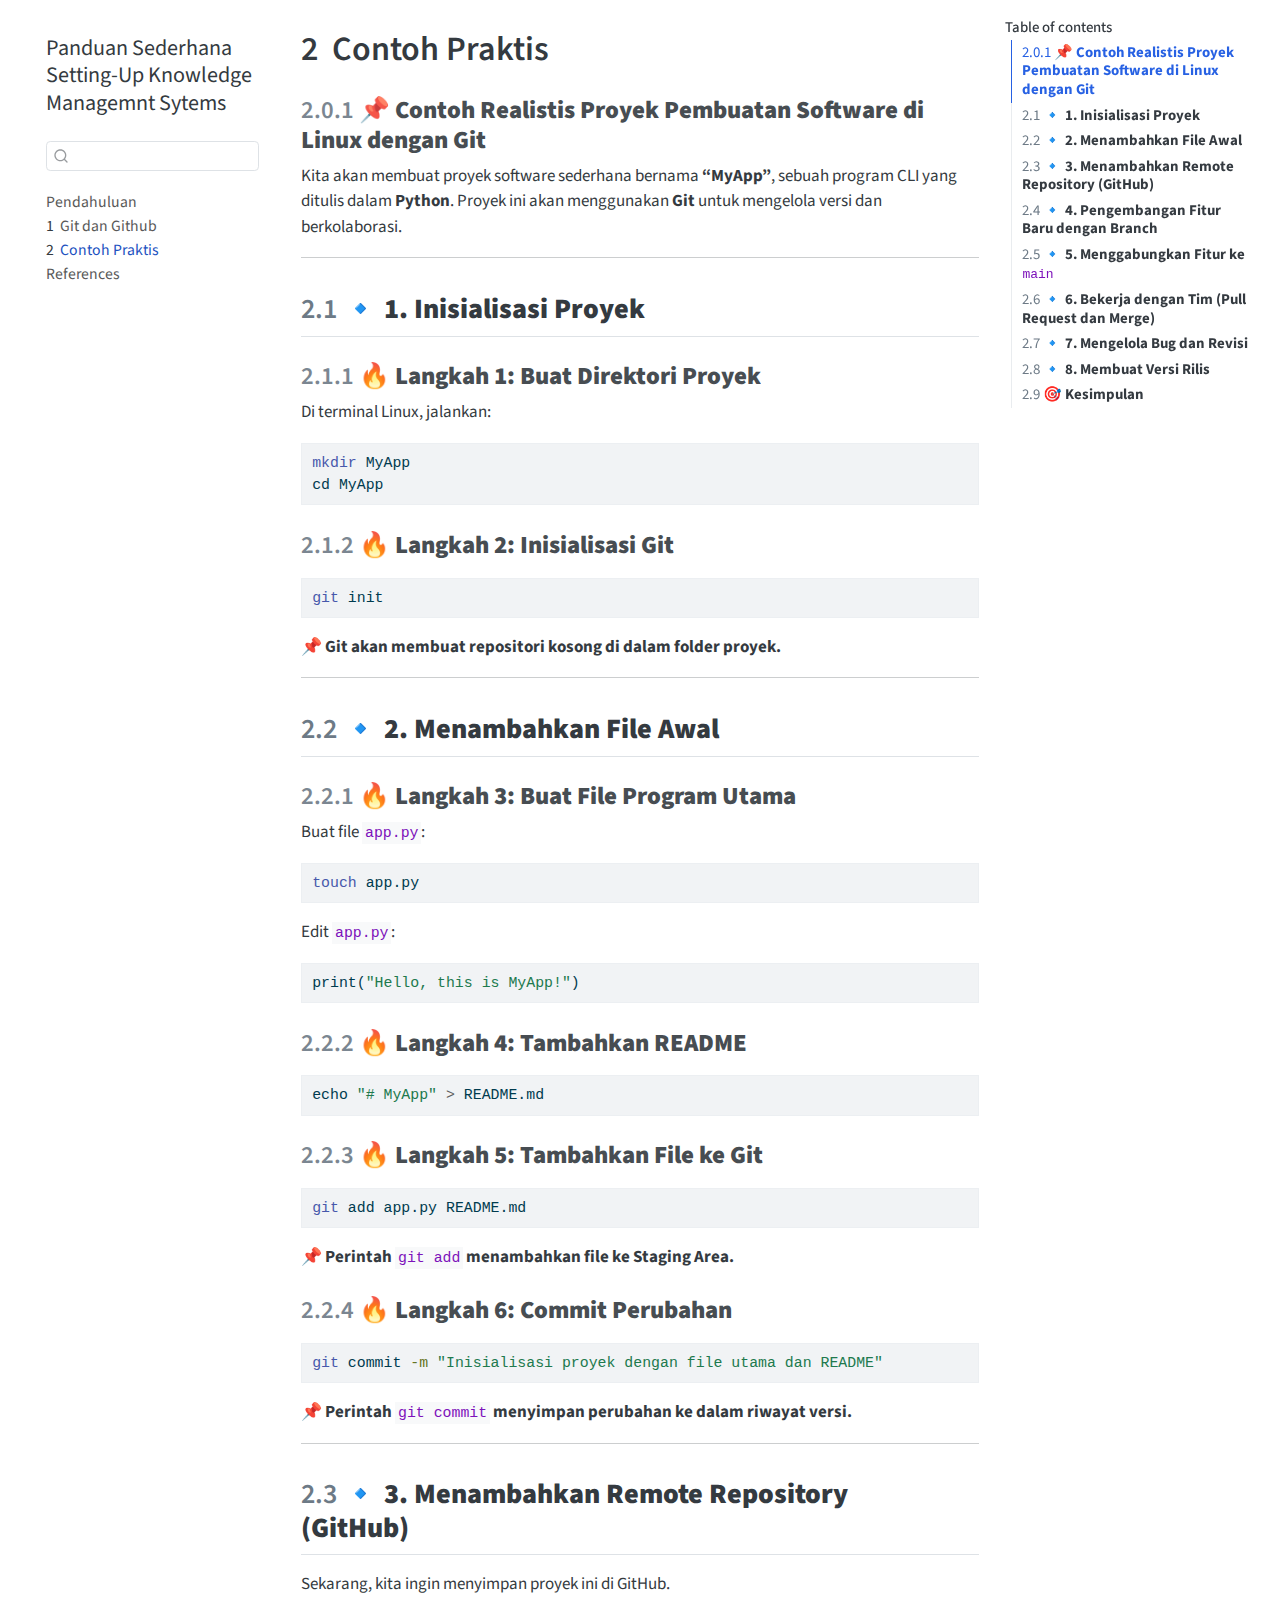
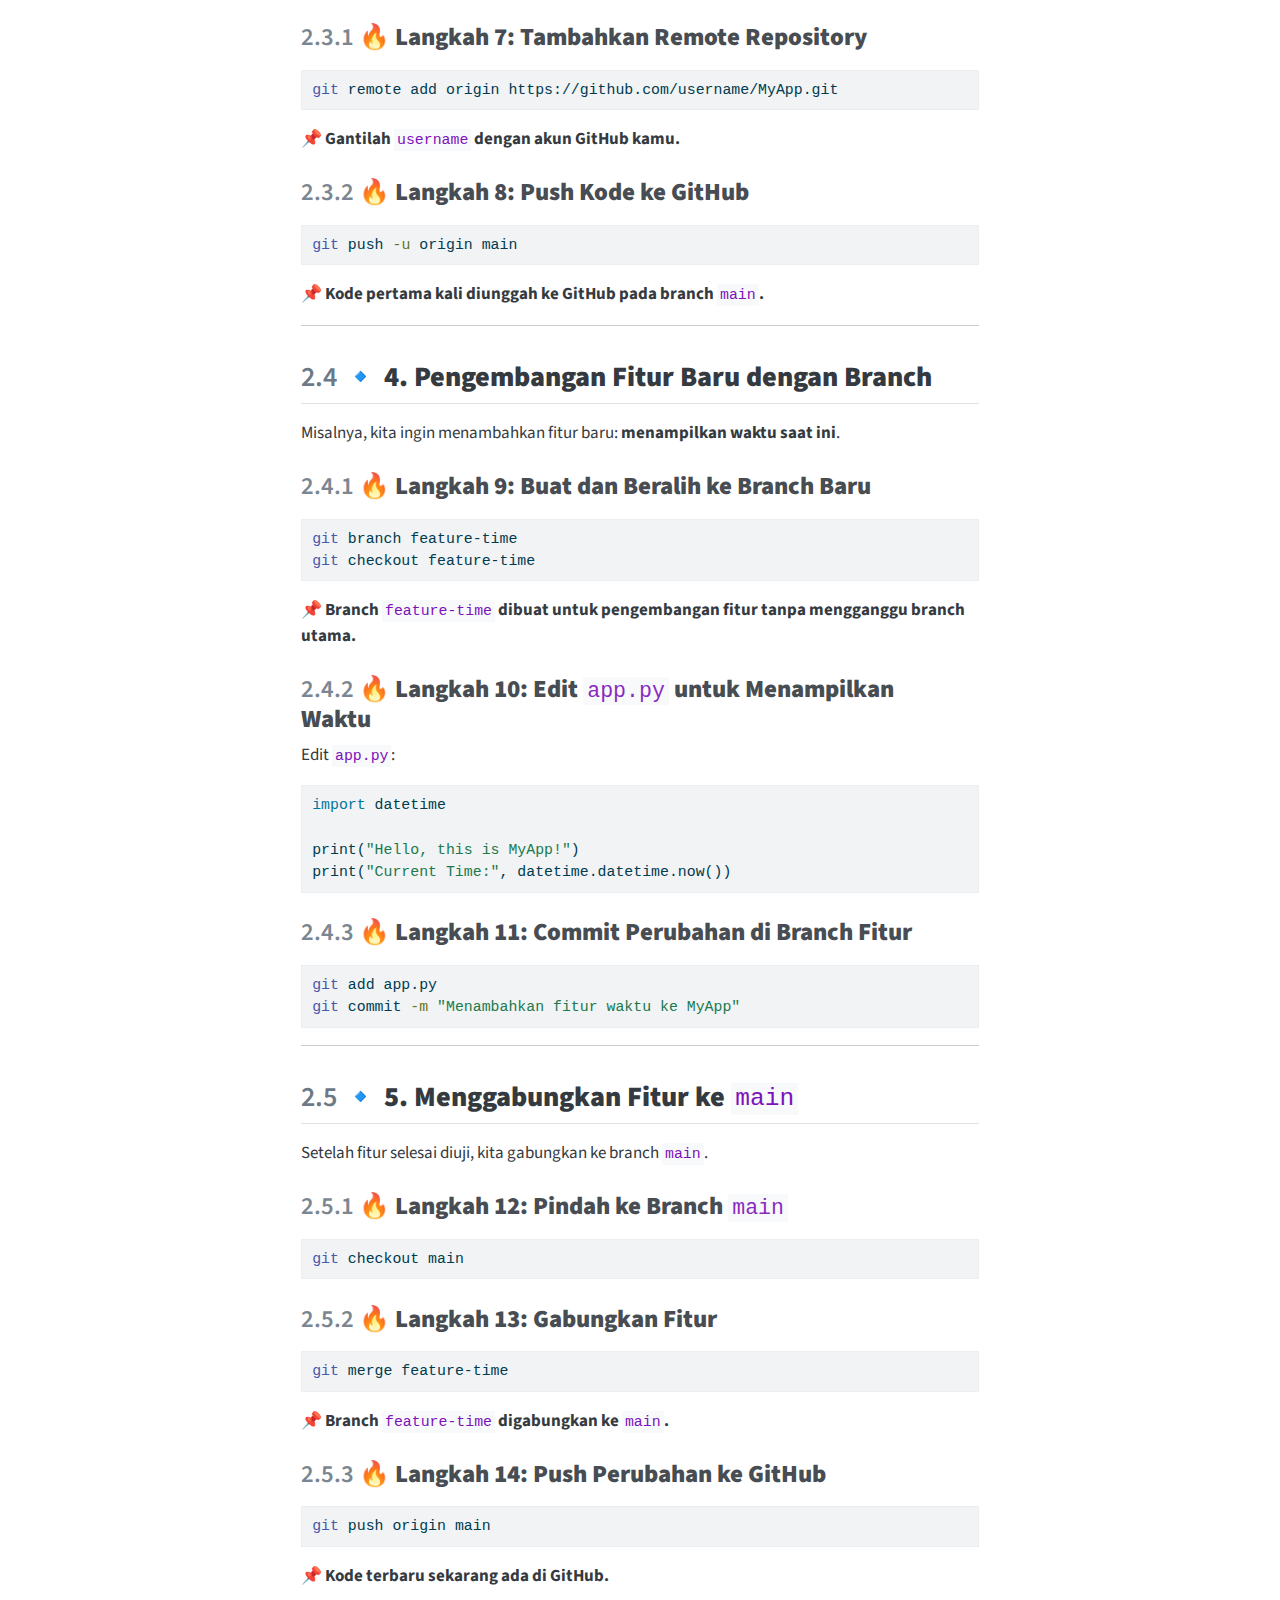
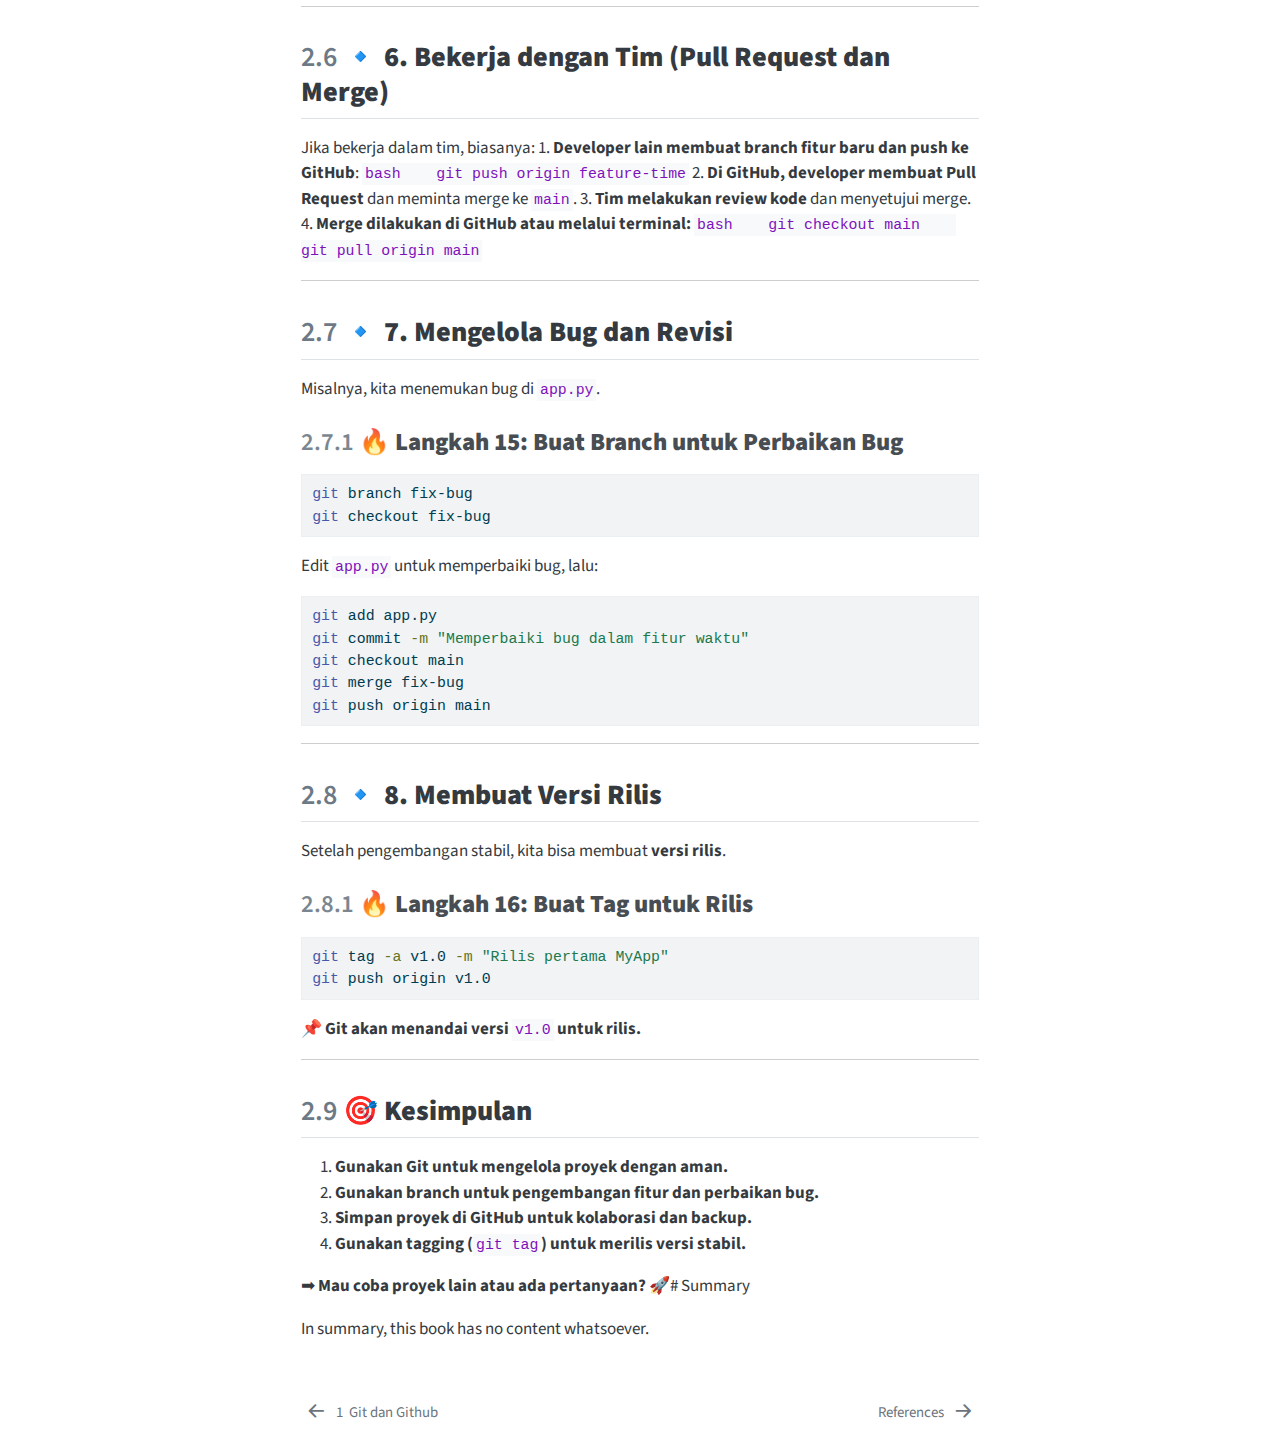
<file: _book/summary.html>
<!DOCTYPE html>
<html xmlns="http://www.w3.org/1999/xhtml" lang="en" xml:lang="en"><head>

<meta charset="utf-8">
<meta name="generator" content="quarto-1.6.40">

<meta name="viewport" content="width=device-width, initial-scale=1.0, user-scalable=yes">


<title>2&nbsp; Contoh Praktis – Panduan Sederhana Setting-Up Knowledge Managemnt Sytems</title>
<style>
code{white-space: pre-wrap;}
span.smallcaps{font-variant: small-caps;}
div.columns{display: flex; gap: min(4vw, 1.5em);}
div.column{flex: auto; overflow-x: auto;}
div.hanging-indent{margin-left: 1.5em; text-indent: -1.5em;}
ul.task-list{list-style: none;}
ul.task-list li input[type="checkbox"] {
  width: 0.8em;
  margin: 0 0.8em 0.2em -1em; /* quarto-specific, see https://github.com/quarto-dev/quarto-cli/issues/4556 */ 
  vertical-align: middle;
}
/* CSS for syntax highlighting */
pre > code.sourceCode { white-space: pre; position: relative; }
pre > code.sourceCode > span { line-height: 1.25; }
pre > code.sourceCode > span:empty { height: 1.2em; }
.sourceCode { overflow: visible; }
code.sourceCode > span { color: inherit; text-decoration: inherit; }
div.sourceCode { margin: 1em 0; }
pre.sourceCode { margin: 0; }
@media screen {
div.sourceCode { overflow: auto; }
}
@media print {
pre > code.sourceCode { white-space: pre-wrap; }
pre > code.sourceCode > span { display: inline-block; text-indent: -5em; padding-left: 5em; }
}
pre.numberSource code
  { counter-reset: source-line 0; }
pre.numberSource code > span
  { position: relative; left: -4em; counter-increment: source-line; }
pre.numberSource code > span > a:first-child::before
  { content: counter(source-line);
    position: relative; left: -1em; text-align: right; vertical-align: baseline;
    border: none; display: inline-block;
    -webkit-touch-callout: none; -webkit-user-select: none;
    -khtml-user-select: none; -moz-user-select: none;
    -ms-user-select: none; user-select: none;
    padding: 0 4px; width: 4em;
  }
pre.numberSource { margin-left: 3em;  padding-left: 4px; }
div.sourceCode
  {   }
@media screen {
pre > code.sourceCode > span > a:first-child::before { text-decoration: underline; }
}
</style>


<script src="site_libs/quarto-nav/quarto-nav.js"></script>
<script src="site_libs/quarto-nav/headroom.min.js"></script>
<script src="site_libs/clipboard/clipboard.min.js"></script>
<script src="site_libs/quarto-search/autocomplete.umd.js"></script>
<script src="site_libs/quarto-search/fuse.min.js"></script>
<script src="site_libs/quarto-search/quarto-search.js"></script>
<meta name="quarto:offset" content="./">
<link href="./references.html" rel="next">
<link href="./intro.html" rel="prev">
<script src="site_libs/quarto-html/quarto.js"></script>
<script src="site_libs/quarto-html/popper.min.js"></script>
<script src="site_libs/quarto-html/tippy.umd.min.js"></script>
<script src="site_libs/quarto-html/anchor.min.js"></script>
<link href="site_libs/quarto-html/tippy.css" rel="stylesheet">
<link href="site_libs/quarto-html/quarto-syntax-highlighting-549806ee2085284f45b00abea8c6df48.css" rel="stylesheet" id="quarto-text-highlighting-styles">
<script src="site_libs/bootstrap/bootstrap.min.js"></script>
<link href="site_libs/bootstrap/bootstrap-icons.css" rel="stylesheet">
<link href="site_libs/bootstrap/bootstrap-8da5b4427184b79ecddefad3d342027e.min.css" rel="stylesheet" append-hash="true" id="quarto-bootstrap" data-mode="light">
<script id="quarto-search-options" type="application/json">{
  "location": "sidebar",
  "copy-button": false,
  "collapse-after": 3,
  "panel-placement": "start",
  "type": "textbox",
  "limit": 50,
  "keyboard-shortcut": [
    "f",
    "/",
    "s"
  ],
  "show-item-context": false,
  "language": {
    "search-no-results-text": "No results",
    "search-matching-documents-text": "matching documents",
    "search-copy-link-title": "Copy link to search",
    "search-hide-matches-text": "Hide additional matches",
    "search-more-match-text": "more match in this document",
    "search-more-matches-text": "more matches in this document",
    "search-clear-button-title": "Clear",
    "search-text-placeholder": "",
    "search-detached-cancel-button-title": "Cancel",
    "search-submit-button-title": "Submit",
    "search-label": "Search"
  }
}</script>


</head>

<body class="nav-sidebar floating">

<div id="quarto-search-results"></div>
  <header id="quarto-header" class="headroom fixed-top">
  <nav class="quarto-secondary-nav">
    <div class="container-fluid d-flex">
      <button type="button" class="quarto-btn-toggle btn" data-bs-toggle="collapse" role="button" data-bs-target=".quarto-sidebar-collapse-item" aria-controls="quarto-sidebar" aria-expanded="false" aria-label="Toggle sidebar navigation" onclick="if (window.quartoToggleHeadroom) { window.quartoToggleHeadroom(); }">
        <i class="bi bi-layout-text-sidebar-reverse"></i>
      </button>
        <nav class="quarto-page-breadcrumbs" aria-label="breadcrumb"><ol class="breadcrumb"><li class="breadcrumb-item"><a href="./summary.html"><span class="chapter-number">2</span>&nbsp; <span class="chapter-title">Contoh Praktis</span></a></li></ol></nav>
        <a class="flex-grow-1" role="navigation" data-bs-toggle="collapse" data-bs-target=".quarto-sidebar-collapse-item" aria-controls="quarto-sidebar" aria-expanded="false" aria-label="Toggle sidebar navigation" onclick="if (window.quartoToggleHeadroom) { window.quartoToggleHeadroom(); }">      
        </a>
      <button type="button" class="btn quarto-search-button" aria-label="Search" onclick="window.quartoOpenSearch();">
        <i class="bi bi-search"></i>
      </button>
    </div>
  </nav>
</header>
<!-- content -->
<div id="quarto-content" class="quarto-container page-columns page-rows-contents page-layout-article">
<!-- sidebar -->
  <nav id="quarto-sidebar" class="sidebar collapse collapse-horizontal quarto-sidebar-collapse-item sidebar-navigation floating overflow-auto">
    <div class="pt-lg-2 mt-2 text-left sidebar-header">
    <div class="sidebar-title mb-0 py-0">
      <a href="./">Panduan Sederhana Setting-Up Knowledge Managemnt Sytems</a> 
    </div>
      </div>
        <div class="mt-2 flex-shrink-0 align-items-center">
        <div class="sidebar-search">
        <div id="quarto-search" class="" title="Search"></div>
        </div>
        </div>
    <div class="sidebar-menu-container"> 
    <ul class="list-unstyled mt-1">
        <li class="sidebar-item">
  <div class="sidebar-item-container"> 
  <a href="./index.html" class="sidebar-item-text sidebar-link">
 <span class="menu-text">Pendahuluan</span></a>
  </div>
</li>
        <li class="sidebar-item">
  <div class="sidebar-item-container"> 
  <a href="./intro.html" class="sidebar-item-text sidebar-link">
 <span class="menu-text"><span class="chapter-number">1</span>&nbsp; <span class="chapter-title">Git dan Github</span></span></a>
  </div>
</li>
        <li class="sidebar-item">
  <div class="sidebar-item-container"> 
  <a href="./summary.html" class="sidebar-item-text sidebar-link active">
 <span class="menu-text"><span class="chapter-number">2</span>&nbsp; <span class="chapter-title">Contoh Praktis</span></span></a>
  </div>
</li>
        <li class="sidebar-item">
  <div class="sidebar-item-container"> 
  <a href="./references.html" class="sidebar-item-text sidebar-link">
 <span class="menu-text">References</span></a>
  </div>
</li>
    </ul>
    </div>
</nav>
<div id="quarto-sidebar-glass" class="quarto-sidebar-collapse-item" data-bs-toggle="collapse" data-bs-target=".quarto-sidebar-collapse-item"></div>
<!-- margin-sidebar -->
    <div id="quarto-margin-sidebar" class="sidebar margin-sidebar">
        <nav id="TOC" role="doc-toc" class="toc-active">
    <h2 id="toc-title">Table of contents</h2>
   
  <ul>
  <li><a href="#contoh-realistis-proyek-pembuatan-software-di-linux-dengan-git" id="toc-contoh-realistis-proyek-pembuatan-software-di-linux-dengan-git" class="nav-link active" data-scroll-target="#contoh-realistis-proyek-pembuatan-software-di-linux-dengan-git"><span class="header-section-number">2.0.1</span> 📌 <strong>Contoh Realistis Proyek Pembuatan Software di Linux dengan Git</strong></a></li>
  <li><a href="#inisialisasi-proyek" id="toc-inisialisasi-proyek" class="nav-link" data-scroll-target="#inisialisasi-proyek"><span class="header-section-number">2.1</span> 🔹 <strong>1. Inisialisasi Proyek</strong></a>
  <ul class="collapse">
  <li><a href="#langkah-1-buat-direktori-proyek" id="toc-langkah-1-buat-direktori-proyek" class="nav-link" data-scroll-target="#langkah-1-buat-direktori-proyek"><span class="header-section-number">2.1.1</span> 🔥 <strong>Langkah 1: Buat Direktori Proyek</strong></a></li>
  <li><a href="#langkah-2-inisialisasi-git" id="toc-langkah-2-inisialisasi-git" class="nav-link" data-scroll-target="#langkah-2-inisialisasi-git"><span class="header-section-number">2.1.2</span> 🔥 <strong>Langkah 2: Inisialisasi Git</strong></a></li>
  </ul></li>
  <li><a href="#menambahkan-file-awal" id="toc-menambahkan-file-awal" class="nav-link" data-scroll-target="#menambahkan-file-awal"><span class="header-section-number">2.2</span> 🔹 <strong>2. Menambahkan File Awal</strong></a>
  <ul class="collapse">
  <li><a href="#langkah-3-buat-file-program-utama" id="toc-langkah-3-buat-file-program-utama" class="nav-link" data-scroll-target="#langkah-3-buat-file-program-utama"><span class="header-section-number">2.2.1</span> 🔥 <strong>Langkah 3: Buat File Program Utama</strong></a></li>
  <li><a href="#langkah-4-tambahkan-readme" id="toc-langkah-4-tambahkan-readme" class="nav-link" data-scroll-target="#langkah-4-tambahkan-readme"><span class="header-section-number">2.2.2</span> 🔥 <strong>Langkah 4: Tambahkan README</strong></a></li>
  <li><a href="#langkah-5-tambahkan-file-ke-git" id="toc-langkah-5-tambahkan-file-ke-git" class="nav-link" data-scroll-target="#langkah-5-tambahkan-file-ke-git"><span class="header-section-number">2.2.3</span> 🔥 <strong>Langkah 5: Tambahkan File ke Git</strong></a></li>
  <li><a href="#langkah-6-commit-perubahan" id="toc-langkah-6-commit-perubahan" class="nav-link" data-scroll-target="#langkah-6-commit-perubahan"><span class="header-section-number">2.2.4</span> 🔥 <strong>Langkah 6: Commit Perubahan</strong></a></li>
  </ul></li>
  <li><a href="#menambahkan-remote-repository-github" id="toc-menambahkan-remote-repository-github" class="nav-link" data-scroll-target="#menambahkan-remote-repository-github"><span class="header-section-number">2.3</span> 🔹 <strong>3. Menambahkan Remote Repository (GitHub)</strong></a>
  <ul class="collapse">
  <li><a href="#langkah-7-tambahkan-remote-repository" id="toc-langkah-7-tambahkan-remote-repository" class="nav-link" data-scroll-target="#langkah-7-tambahkan-remote-repository"><span class="header-section-number">2.3.1</span> 🔥 <strong>Langkah 7: Tambahkan Remote Repository</strong></a></li>
  <li><a href="#langkah-8-push-kode-ke-github" id="toc-langkah-8-push-kode-ke-github" class="nav-link" data-scroll-target="#langkah-8-push-kode-ke-github"><span class="header-section-number">2.3.2</span> 🔥 <strong>Langkah 8: Push Kode ke GitHub</strong></a></li>
  </ul></li>
  <li><a href="#pengembangan-fitur-baru-dengan-branch" id="toc-pengembangan-fitur-baru-dengan-branch" class="nav-link" data-scroll-target="#pengembangan-fitur-baru-dengan-branch"><span class="header-section-number">2.4</span> 🔹 <strong>4. Pengembangan Fitur Baru dengan Branch</strong></a>
  <ul class="collapse">
  <li><a href="#langkah-9-buat-dan-beralih-ke-branch-baru" id="toc-langkah-9-buat-dan-beralih-ke-branch-baru" class="nav-link" data-scroll-target="#langkah-9-buat-dan-beralih-ke-branch-baru"><span class="header-section-number">2.4.1</span> 🔥 <strong>Langkah 9: Buat dan Beralih ke Branch Baru</strong></a></li>
  <li><a href="#langkah-10-edit-app.py-untuk-menampilkan-waktu" id="toc-langkah-10-edit-app.py-untuk-menampilkan-waktu" class="nav-link" data-scroll-target="#langkah-10-edit-app.py-untuk-menampilkan-waktu"><span class="header-section-number">2.4.2</span> 🔥 <strong>Langkah 10: Edit <code>app.py</code> untuk Menampilkan Waktu</strong></a></li>
  <li><a href="#langkah-11-commit-perubahan-di-branch-fitur" id="toc-langkah-11-commit-perubahan-di-branch-fitur" class="nav-link" data-scroll-target="#langkah-11-commit-perubahan-di-branch-fitur"><span class="header-section-number">2.4.3</span> 🔥 <strong>Langkah 11: Commit Perubahan di Branch Fitur</strong></a></li>
  </ul></li>
  <li><a href="#menggabungkan-fitur-ke-main" id="toc-menggabungkan-fitur-ke-main" class="nav-link" data-scroll-target="#menggabungkan-fitur-ke-main"><span class="header-section-number">2.5</span> 🔹 <strong>5. Menggabungkan Fitur ke <code>main</code></strong></a>
  <ul class="collapse">
  <li><a href="#langkah-12-pindah-ke-branch-main" id="toc-langkah-12-pindah-ke-branch-main" class="nav-link" data-scroll-target="#langkah-12-pindah-ke-branch-main"><span class="header-section-number">2.5.1</span> 🔥 <strong>Langkah 12: Pindah ke Branch <code>main</code></strong></a></li>
  <li><a href="#langkah-13-gabungkan-fitur" id="toc-langkah-13-gabungkan-fitur" class="nav-link" data-scroll-target="#langkah-13-gabungkan-fitur"><span class="header-section-number">2.5.2</span> 🔥 <strong>Langkah 13: Gabungkan Fitur</strong></a></li>
  <li><a href="#langkah-14-push-perubahan-ke-github" id="toc-langkah-14-push-perubahan-ke-github" class="nav-link" data-scroll-target="#langkah-14-push-perubahan-ke-github"><span class="header-section-number">2.5.3</span> 🔥 <strong>Langkah 14: Push Perubahan ke GitHub</strong></a></li>
  </ul></li>
  <li><a href="#bekerja-dengan-tim-pull-request-dan-merge" id="toc-bekerja-dengan-tim-pull-request-dan-merge" class="nav-link" data-scroll-target="#bekerja-dengan-tim-pull-request-dan-merge"><span class="header-section-number">2.6</span> 🔹 <strong>6. Bekerja dengan Tim (Pull Request dan Merge)</strong></a></li>
  <li><a href="#mengelola-bug-dan-revisi" id="toc-mengelola-bug-dan-revisi" class="nav-link" data-scroll-target="#mengelola-bug-dan-revisi"><span class="header-section-number">2.7</span> 🔹 <strong>7. Mengelola Bug dan Revisi</strong></a>
  <ul class="collapse">
  <li><a href="#langkah-15-buat-branch-untuk-perbaikan-bug" id="toc-langkah-15-buat-branch-untuk-perbaikan-bug" class="nav-link" data-scroll-target="#langkah-15-buat-branch-untuk-perbaikan-bug"><span class="header-section-number">2.7.1</span> 🔥 <strong>Langkah 15: Buat Branch untuk Perbaikan Bug</strong></a></li>
  </ul></li>
  <li><a href="#membuat-versi-rilis" id="toc-membuat-versi-rilis" class="nav-link" data-scroll-target="#membuat-versi-rilis"><span class="header-section-number">2.8</span> 🔹 <strong>8. Membuat Versi Rilis</strong></a>
  <ul class="collapse">
  <li><a href="#langkah-16-buat-tag-untuk-rilis" id="toc-langkah-16-buat-tag-untuk-rilis" class="nav-link" data-scroll-target="#langkah-16-buat-tag-untuk-rilis"><span class="header-section-number">2.8.1</span> 🔥 <strong>Langkah 16: Buat Tag untuk Rilis</strong></a></li>
  </ul></li>
  <li><a href="#kesimpulan" id="toc-kesimpulan" class="nav-link" data-scroll-target="#kesimpulan"><span class="header-section-number">2.9</span> 🎯 <strong>Kesimpulan</strong></a></li>
  </ul>
</nav>
    </div>
<!-- main -->
<main class="content" id="quarto-document-content">

<header id="title-block-header" class="quarto-title-block default">
<div class="quarto-title">
<h1 class="title"><span class="chapter-number">2</span>&nbsp; <span class="chapter-title">Contoh Praktis</span></h1>
</div>



<div class="quarto-title-meta">

    
  
    
  </div>
  


</header>


<section id="contoh-realistis-proyek-pembuatan-software-di-linux-dengan-git" class="level3" data-number="2.0.1">
<h3 data-number="2.0.1" class="anchored" data-anchor-id="contoh-realistis-proyek-pembuatan-software-di-linux-dengan-git"><span class="header-section-number">2.0.1</span> 📌 <strong>Contoh Realistis Proyek Pembuatan Software di Linux dengan Git</strong></h3>
<p>Kita akan membuat proyek software sederhana bernama <strong>“MyApp”</strong>, sebuah program CLI yang ditulis dalam <strong>Python</strong>. Proyek ini akan menggunakan <strong>Git</strong> untuk mengelola versi dan berkolaborasi.</p>
<hr>
</section>
<section id="inisialisasi-proyek" class="level2" data-number="2.1">
<h2 data-number="2.1" class="anchored" data-anchor-id="inisialisasi-proyek"><span class="header-section-number">2.1</span> 🔹 <strong>1. Inisialisasi Proyek</strong></h2>
<section id="langkah-1-buat-direktori-proyek" class="level3" data-number="2.1.1">
<h3 data-number="2.1.1" class="anchored" data-anchor-id="langkah-1-buat-direktori-proyek"><span class="header-section-number">2.1.1</span> 🔥 <strong>Langkah 1: Buat Direktori Proyek</strong></h3>
<p>Di terminal Linux, jalankan:</p>
<div class="sourceCode" id="cb1"><pre class="sourceCode bash code-with-copy"><code class="sourceCode bash"><span id="cb1-1"><a href="#cb1-1" aria-hidden="true" tabindex="-1"></a><span class="fu">mkdir</span> MyApp</span>
<span id="cb1-2"><a href="#cb1-2" aria-hidden="true" tabindex="-1"></a><span class="bu">cd</span> MyApp</span></code><button title="Copy to Clipboard" class="code-copy-button"><i class="bi"></i></button></pre></div>
</section>
<section id="langkah-2-inisialisasi-git" class="level3" data-number="2.1.2">
<h3 data-number="2.1.2" class="anchored" data-anchor-id="langkah-2-inisialisasi-git"><span class="header-section-number">2.1.2</span> 🔥 <strong>Langkah 2: Inisialisasi Git</strong></h3>
<div class="sourceCode" id="cb2"><pre class="sourceCode bash code-with-copy"><code class="sourceCode bash"><span id="cb2-1"><a href="#cb2-1" aria-hidden="true" tabindex="-1"></a><span class="fu">git</span> init</span></code><button title="Copy to Clipboard" class="code-copy-button"><i class="bi"></i></button></pre></div>
<p>📌 <strong>Git akan membuat repositori kosong di dalam folder proyek.</strong></p>
<hr>
</section>
</section>
<section id="menambahkan-file-awal" class="level2" data-number="2.2">
<h2 data-number="2.2" class="anchored" data-anchor-id="menambahkan-file-awal"><span class="header-section-number">2.2</span> 🔹 <strong>2. Menambahkan File Awal</strong></h2>
<section id="langkah-3-buat-file-program-utama" class="level3" data-number="2.2.1">
<h3 data-number="2.2.1" class="anchored" data-anchor-id="langkah-3-buat-file-program-utama"><span class="header-section-number">2.2.1</span> 🔥 <strong>Langkah 3: Buat File Program Utama</strong></h3>
<p>Buat file <code>app.py</code>:</p>
<div class="sourceCode" id="cb3"><pre class="sourceCode bash code-with-copy"><code class="sourceCode bash"><span id="cb3-1"><a href="#cb3-1" aria-hidden="true" tabindex="-1"></a><span class="fu">touch</span> app.py</span></code><button title="Copy to Clipboard" class="code-copy-button"><i class="bi"></i></button></pre></div>
<p>Edit <code>app.py</code>:</p>
<div class="sourceCode" id="cb4"><pre class="sourceCode python code-with-copy"><code class="sourceCode python"><span id="cb4-1"><a href="#cb4-1" aria-hidden="true" tabindex="-1"></a><span class="bu">print</span>(<span class="st">"Hello, this is MyApp!"</span>)</span></code><button title="Copy to Clipboard" class="code-copy-button"><i class="bi"></i></button></pre></div>
</section>
<section id="langkah-4-tambahkan-readme" class="level3" data-number="2.2.2">
<h3 data-number="2.2.2" class="anchored" data-anchor-id="langkah-4-tambahkan-readme"><span class="header-section-number">2.2.2</span> 🔥 <strong>Langkah 4: Tambahkan README</strong></h3>
<div class="sourceCode" id="cb5"><pre class="sourceCode bash code-with-copy"><code class="sourceCode bash"><span id="cb5-1"><a href="#cb5-1" aria-hidden="true" tabindex="-1"></a><span class="bu">echo</span> <span class="st">"# MyApp"</span> <span class="op">&gt;</span> README.md</span></code><button title="Copy to Clipboard" class="code-copy-button"><i class="bi"></i></button></pre></div>
</section>
<section id="langkah-5-tambahkan-file-ke-git" class="level3" data-number="2.2.3">
<h3 data-number="2.2.3" class="anchored" data-anchor-id="langkah-5-tambahkan-file-ke-git"><span class="header-section-number">2.2.3</span> 🔥 <strong>Langkah 5: Tambahkan File ke Git</strong></h3>
<div class="sourceCode" id="cb6"><pre class="sourceCode bash code-with-copy"><code class="sourceCode bash"><span id="cb6-1"><a href="#cb6-1" aria-hidden="true" tabindex="-1"></a><span class="fu">git</span> add app.py README.md</span></code><button title="Copy to Clipboard" class="code-copy-button"><i class="bi"></i></button></pre></div>
<p>📌 <strong>Perintah <code>git add</code> menambahkan file ke Staging Area.</strong></p>
</section>
<section id="langkah-6-commit-perubahan" class="level3" data-number="2.2.4">
<h3 data-number="2.2.4" class="anchored" data-anchor-id="langkah-6-commit-perubahan"><span class="header-section-number">2.2.4</span> 🔥 <strong>Langkah 6: Commit Perubahan</strong></h3>
<div class="sourceCode" id="cb7"><pre class="sourceCode bash code-with-copy"><code class="sourceCode bash"><span id="cb7-1"><a href="#cb7-1" aria-hidden="true" tabindex="-1"></a><span class="fu">git</span> commit <span class="at">-m</span> <span class="st">"Inisialisasi proyek dengan file utama dan README"</span></span></code><button title="Copy to Clipboard" class="code-copy-button"><i class="bi"></i></button></pre></div>
<p>📌 <strong>Perintah <code>git commit</code> menyimpan perubahan ke dalam riwayat versi.</strong></p>
<hr>
</section>
</section>
<section id="menambahkan-remote-repository-github" class="level2" data-number="2.3">
<h2 data-number="2.3" class="anchored" data-anchor-id="menambahkan-remote-repository-github"><span class="header-section-number">2.3</span> 🔹 <strong>3. Menambahkan Remote Repository (GitHub)</strong></h2>
<p>Sekarang, kita ingin menyimpan proyek ini di GitHub.</p>
<section id="langkah-7-tambahkan-remote-repository" class="level3" data-number="2.3.1">
<h3 data-number="2.3.1" class="anchored" data-anchor-id="langkah-7-tambahkan-remote-repository"><span class="header-section-number">2.3.1</span> 🔥 <strong>Langkah 7: Tambahkan Remote Repository</strong></h3>
<div class="sourceCode" id="cb8"><pre class="sourceCode bash code-with-copy"><code class="sourceCode bash"><span id="cb8-1"><a href="#cb8-1" aria-hidden="true" tabindex="-1"></a><span class="fu">git</span> remote add origin https://github.com/username/MyApp.git</span></code><button title="Copy to Clipboard" class="code-copy-button"><i class="bi"></i></button></pre></div>
<p>📌 <strong>Gantilah <code>username</code> dengan akun GitHub kamu.</strong></p>
</section>
<section id="langkah-8-push-kode-ke-github" class="level3" data-number="2.3.2">
<h3 data-number="2.3.2" class="anchored" data-anchor-id="langkah-8-push-kode-ke-github"><span class="header-section-number">2.3.2</span> 🔥 <strong>Langkah 8: Push Kode ke GitHub</strong></h3>
<div class="sourceCode" id="cb9"><pre class="sourceCode bash code-with-copy"><code class="sourceCode bash"><span id="cb9-1"><a href="#cb9-1" aria-hidden="true" tabindex="-1"></a><span class="fu">git</span> push <span class="at">-u</span> origin main</span></code><button title="Copy to Clipboard" class="code-copy-button"><i class="bi"></i></button></pre></div>
<p>📌 <strong>Kode pertama kali diunggah ke GitHub pada branch <code>main</code>.</strong></p>
<hr>
</section>
</section>
<section id="pengembangan-fitur-baru-dengan-branch" class="level2" data-number="2.4">
<h2 data-number="2.4" class="anchored" data-anchor-id="pengembangan-fitur-baru-dengan-branch"><span class="header-section-number">2.4</span> 🔹 <strong>4. Pengembangan Fitur Baru dengan Branch</strong></h2>
<p>Misalnya, kita ingin menambahkan fitur baru: <strong>menampilkan waktu saat ini</strong>.</p>
<section id="langkah-9-buat-dan-beralih-ke-branch-baru" class="level3" data-number="2.4.1">
<h3 data-number="2.4.1" class="anchored" data-anchor-id="langkah-9-buat-dan-beralih-ke-branch-baru"><span class="header-section-number">2.4.1</span> 🔥 <strong>Langkah 9: Buat dan Beralih ke Branch Baru</strong></h3>
<div class="sourceCode" id="cb10"><pre class="sourceCode bash code-with-copy"><code class="sourceCode bash"><span id="cb10-1"><a href="#cb10-1" aria-hidden="true" tabindex="-1"></a><span class="fu">git</span> branch feature-time</span>
<span id="cb10-2"><a href="#cb10-2" aria-hidden="true" tabindex="-1"></a><span class="fu">git</span> checkout feature-time</span></code><button title="Copy to Clipboard" class="code-copy-button"><i class="bi"></i></button></pre></div>
<p>📌 <strong>Branch <code>feature-time</code> dibuat untuk pengembangan fitur tanpa mengganggu branch utama.</strong></p>
</section>
<section id="langkah-10-edit-app.py-untuk-menampilkan-waktu" class="level3" data-number="2.4.2">
<h3 data-number="2.4.2" class="anchored" data-anchor-id="langkah-10-edit-app.py-untuk-menampilkan-waktu"><span class="header-section-number">2.4.2</span> 🔥 <strong>Langkah 10: Edit <code>app.py</code> untuk Menampilkan Waktu</strong></h3>
<p>Edit <code>app.py</code>:</p>
<div class="sourceCode" id="cb11"><pre class="sourceCode python code-with-copy"><code class="sourceCode python"><span id="cb11-1"><a href="#cb11-1" aria-hidden="true" tabindex="-1"></a><span class="im">import</span> datetime</span>
<span id="cb11-2"><a href="#cb11-2" aria-hidden="true" tabindex="-1"></a></span>
<span id="cb11-3"><a href="#cb11-3" aria-hidden="true" tabindex="-1"></a><span class="bu">print</span>(<span class="st">"Hello, this is MyApp!"</span>)</span>
<span id="cb11-4"><a href="#cb11-4" aria-hidden="true" tabindex="-1"></a><span class="bu">print</span>(<span class="st">"Current Time:"</span>, datetime.datetime.now())</span></code><button title="Copy to Clipboard" class="code-copy-button"><i class="bi"></i></button></pre></div>
</section>
<section id="langkah-11-commit-perubahan-di-branch-fitur" class="level3" data-number="2.4.3">
<h3 data-number="2.4.3" class="anchored" data-anchor-id="langkah-11-commit-perubahan-di-branch-fitur"><span class="header-section-number">2.4.3</span> 🔥 <strong>Langkah 11: Commit Perubahan di Branch Fitur</strong></h3>
<div class="sourceCode" id="cb12"><pre class="sourceCode bash code-with-copy"><code class="sourceCode bash"><span id="cb12-1"><a href="#cb12-1" aria-hidden="true" tabindex="-1"></a><span class="fu">git</span> add app.py</span>
<span id="cb12-2"><a href="#cb12-2" aria-hidden="true" tabindex="-1"></a><span class="fu">git</span> commit <span class="at">-m</span> <span class="st">"Menambahkan fitur waktu ke MyApp"</span></span></code><button title="Copy to Clipboard" class="code-copy-button"><i class="bi"></i></button></pre></div>
<hr>
</section>
</section>
<section id="menggabungkan-fitur-ke-main" class="level2" data-number="2.5">
<h2 data-number="2.5" class="anchored" data-anchor-id="menggabungkan-fitur-ke-main"><span class="header-section-number">2.5</span> 🔹 <strong>5. Menggabungkan Fitur ke <code>main</code></strong></h2>
<p>Setelah fitur selesai diuji, kita gabungkan ke branch <code>main</code>.</p>
<section id="langkah-12-pindah-ke-branch-main" class="level3" data-number="2.5.1">
<h3 data-number="2.5.1" class="anchored" data-anchor-id="langkah-12-pindah-ke-branch-main"><span class="header-section-number">2.5.1</span> 🔥 <strong>Langkah 12: Pindah ke Branch <code>main</code></strong></h3>
<div class="sourceCode" id="cb13"><pre class="sourceCode bash code-with-copy"><code class="sourceCode bash"><span id="cb13-1"><a href="#cb13-1" aria-hidden="true" tabindex="-1"></a><span class="fu">git</span> checkout main</span></code><button title="Copy to Clipboard" class="code-copy-button"><i class="bi"></i></button></pre></div>
</section>
<section id="langkah-13-gabungkan-fitur" class="level3" data-number="2.5.2">
<h3 data-number="2.5.2" class="anchored" data-anchor-id="langkah-13-gabungkan-fitur"><span class="header-section-number">2.5.2</span> 🔥 <strong>Langkah 13: Gabungkan Fitur</strong></h3>
<div class="sourceCode" id="cb14"><pre class="sourceCode bash code-with-copy"><code class="sourceCode bash"><span id="cb14-1"><a href="#cb14-1" aria-hidden="true" tabindex="-1"></a><span class="fu">git</span> merge feature-time</span></code><button title="Copy to Clipboard" class="code-copy-button"><i class="bi"></i></button></pre></div>
<p>📌 <strong>Branch <code>feature-time</code> digabungkan ke <code>main</code>.</strong></p>
</section>
<section id="langkah-14-push-perubahan-ke-github" class="level3" data-number="2.5.3">
<h3 data-number="2.5.3" class="anchored" data-anchor-id="langkah-14-push-perubahan-ke-github"><span class="header-section-number">2.5.3</span> 🔥 <strong>Langkah 14: Push Perubahan ke GitHub</strong></h3>
<div class="sourceCode" id="cb15"><pre class="sourceCode bash code-with-copy"><code class="sourceCode bash"><span id="cb15-1"><a href="#cb15-1" aria-hidden="true" tabindex="-1"></a><span class="fu">git</span> push origin main</span></code><button title="Copy to Clipboard" class="code-copy-button"><i class="bi"></i></button></pre></div>
<p>📌 <strong>Kode terbaru sekarang ada di GitHub.</strong></p>
<hr>
</section>
</section>
<section id="bekerja-dengan-tim-pull-request-dan-merge" class="level2" data-number="2.6">
<h2 data-number="2.6" class="anchored" data-anchor-id="bekerja-dengan-tim-pull-request-dan-merge"><span class="header-section-number">2.6</span> 🔹 <strong>6. Bekerja dengan Tim (Pull Request dan Merge)</strong></h2>
<p>Jika bekerja dalam tim, biasanya: 1. <strong>Developer lain membuat branch fitur baru dan push ke GitHub</strong>: <code>bash    git push origin feature-time</code> 2. <strong>Di GitHub, developer membuat Pull Request</strong> dan meminta merge ke <code>main</code>. 3. <strong>Tim melakukan review kode</strong> dan menyetujui merge. 4. <strong>Merge dilakukan di GitHub atau melalui terminal:</strong> <code>bash    git checkout main    git pull origin main</code></p>
<hr>
</section>
<section id="mengelola-bug-dan-revisi" class="level2" data-number="2.7">
<h2 data-number="2.7" class="anchored" data-anchor-id="mengelola-bug-dan-revisi"><span class="header-section-number">2.7</span> 🔹 <strong>7. Mengelola Bug dan Revisi</strong></h2>
<p>Misalnya, kita menemukan bug di <code>app.py</code>.</p>
<section id="langkah-15-buat-branch-untuk-perbaikan-bug" class="level3" data-number="2.7.1">
<h3 data-number="2.7.1" class="anchored" data-anchor-id="langkah-15-buat-branch-untuk-perbaikan-bug"><span class="header-section-number">2.7.1</span> 🔥 <strong>Langkah 15: Buat Branch untuk Perbaikan Bug</strong></h3>
<div class="sourceCode" id="cb16"><pre class="sourceCode bash code-with-copy"><code class="sourceCode bash"><span id="cb16-1"><a href="#cb16-1" aria-hidden="true" tabindex="-1"></a><span class="fu">git</span> branch fix-bug</span>
<span id="cb16-2"><a href="#cb16-2" aria-hidden="true" tabindex="-1"></a><span class="fu">git</span> checkout fix-bug</span></code><button title="Copy to Clipboard" class="code-copy-button"><i class="bi"></i></button></pre></div>
<p>Edit <code>app.py</code> untuk memperbaiki bug, lalu:</p>
<div class="sourceCode" id="cb17"><pre class="sourceCode bash code-with-copy"><code class="sourceCode bash"><span id="cb17-1"><a href="#cb17-1" aria-hidden="true" tabindex="-1"></a><span class="fu">git</span> add app.py</span>
<span id="cb17-2"><a href="#cb17-2" aria-hidden="true" tabindex="-1"></a><span class="fu">git</span> commit <span class="at">-m</span> <span class="st">"Memperbaiki bug dalam fitur waktu"</span></span>
<span id="cb17-3"><a href="#cb17-3" aria-hidden="true" tabindex="-1"></a><span class="fu">git</span> checkout main</span>
<span id="cb17-4"><a href="#cb17-4" aria-hidden="true" tabindex="-1"></a><span class="fu">git</span> merge fix-bug</span>
<span id="cb17-5"><a href="#cb17-5" aria-hidden="true" tabindex="-1"></a><span class="fu">git</span> push origin main</span></code><button title="Copy to Clipboard" class="code-copy-button"><i class="bi"></i></button></pre></div>
<hr>
</section>
</section>
<section id="membuat-versi-rilis" class="level2" data-number="2.8">
<h2 data-number="2.8" class="anchored" data-anchor-id="membuat-versi-rilis"><span class="header-section-number">2.8</span> 🔹 <strong>8. Membuat Versi Rilis</strong></h2>
<p>Setelah pengembangan stabil, kita bisa membuat <strong>versi rilis</strong>.</p>
<section id="langkah-16-buat-tag-untuk-rilis" class="level3" data-number="2.8.1">
<h3 data-number="2.8.1" class="anchored" data-anchor-id="langkah-16-buat-tag-untuk-rilis"><span class="header-section-number">2.8.1</span> 🔥 <strong>Langkah 16: Buat Tag untuk Rilis</strong></h3>
<div class="sourceCode" id="cb18"><pre class="sourceCode bash code-with-copy"><code class="sourceCode bash"><span id="cb18-1"><a href="#cb18-1" aria-hidden="true" tabindex="-1"></a><span class="fu">git</span> tag <span class="at">-a</span> v1.0 <span class="at">-m</span> <span class="st">"Rilis pertama MyApp"</span></span>
<span id="cb18-2"><a href="#cb18-2" aria-hidden="true" tabindex="-1"></a><span class="fu">git</span> push origin v1.0</span></code><button title="Copy to Clipboard" class="code-copy-button"><i class="bi"></i></button></pre></div>
<p>📌 <strong>Git akan menandai versi <code>v1.0</code> untuk rilis.</strong></p>
<hr>
</section>
</section>
<section id="kesimpulan" class="level2" data-number="2.9">
<h2 data-number="2.9" class="anchored" data-anchor-id="kesimpulan"><span class="header-section-number">2.9</span> 🎯 <strong>Kesimpulan</strong></h2>
<ol type="1">
<li><strong>Gunakan Git untuk mengelola proyek dengan aman.</strong><br>
</li>
<li><strong>Gunakan branch untuk pengembangan fitur dan perbaikan bug.</strong><br>
</li>
<li><strong>Simpan proyek di GitHub untuk kolaborasi dan backup.</strong><br>
</li>
<li><strong>Gunakan tagging (<code>git tag</code>) untuk merilis versi stabil.</strong></li>
</ol>
<p>➡ <strong>Mau coba proyek lain atau ada pertanyaan?</strong> 🚀# Summary</p>
<p>In summary, this book has no content whatsoever.</p>


</section>

</main> <!-- /main -->
<script id="quarto-html-after-body" type="application/javascript">
window.document.addEventListener("DOMContentLoaded", function (event) {
  const toggleBodyColorMode = (bsSheetEl) => {
    const mode = bsSheetEl.getAttribute("data-mode");
    const bodyEl = window.document.querySelector("body");
    if (mode === "dark") {
      bodyEl.classList.add("quarto-dark");
      bodyEl.classList.remove("quarto-light");
    } else {
      bodyEl.classList.add("quarto-light");
      bodyEl.classList.remove("quarto-dark");
    }
  }
  const toggleBodyColorPrimary = () => {
    const bsSheetEl = window.document.querySelector("link#quarto-bootstrap");
    if (bsSheetEl) {
      toggleBodyColorMode(bsSheetEl);
    }
  }
  toggleBodyColorPrimary();  
  const icon = "";
  const anchorJS = new window.AnchorJS();
  anchorJS.options = {
    placement: 'right',
    icon: icon
  };
  anchorJS.add('.anchored');
  const isCodeAnnotation = (el) => {
    for (const clz of el.classList) {
      if (clz.startsWith('code-annotation-')) {                     
        return true;
      }
    }
    return false;
  }
  const onCopySuccess = function(e) {
    // button target
    const button = e.trigger;
    // don't keep focus
    button.blur();
    // flash "checked"
    button.classList.add('code-copy-button-checked');
    var currentTitle = button.getAttribute("title");
    button.setAttribute("title", "Copied!");
    let tooltip;
    if (window.bootstrap) {
      button.setAttribute("data-bs-toggle", "tooltip");
      button.setAttribute("data-bs-placement", "left");
      button.setAttribute("data-bs-title", "Copied!");
      tooltip = new bootstrap.Tooltip(button, 
        { trigger: "manual", 
          customClass: "code-copy-button-tooltip",
          offset: [0, -8]});
      tooltip.show();    
    }
    setTimeout(function() {
      if (tooltip) {
        tooltip.hide();
        button.removeAttribute("data-bs-title");
        button.removeAttribute("data-bs-toggle");
        button.removeAttribute("data-bs-placement");
      }
      button.setAttribute("title", currentTitle);
      button.classList.remove('code-copy-button-checked');
    }, 1000);
    // clear code selection
    e.clearSelection();
  }
  const getTextToCopy = function(trigger) {
      const codeEl = trigger.previousElementSibling.cloneNode(true);
      for (const childEl of codeEl.children) {
        if (isCodeAnnotation(childEl)) {
          childEl.remove();
        }
      }
      return codeEl.innerText;
  }
  const clipboard = new window.ClipboardJS('.code-copy-button:not([data-in-quarto-modal])', {
    text: getTextToCopy
  });
  clipboard.on('success', onCopySuccess);
  if (window.document.getElementById('quarto-embedded-source-code-modal')) {
    const clipboardModal = new window.ClipboardJS('.code-copy-button[data-in-quarto-modal]', {
      text: getTextToCopy,
      container: window.document.getElementById('quarto-embedded-source-code-modal')
    });
    clipboardModal.on('success', onCopySuccess);
  }
    var localhostRegex = new RegExp(/^(?:http|https):\/\/localhost\:?[0-9]*\//);
    var mailtoRegex = new RegExp(/^mailto:/);
      var filterRegex = new RegExp('/' + window.location.host + '/');
    var isInternal = (href) => {
        return filterRegex.test(href) || localhostRegex.test(href) || mailtoRegex.test(href);
    }
    // Inspect non-navigation links and adorn them if external
 	var links = window.document.querySelectorAll('a[href]:not(.nav-link):not(.navbar-brand):not(.toc-action):not(.sidebar-link):not(.sidebar-item-toggle):not(.pagination-link):not(.no-external):not([aria-hidden]):not(.dropdown-item):not(.quarto-navigation-tool):not(.about-link)');
    for (var i=0; i<links.length; i++) {
      const link = links[i];
      if (!isInternal(link.href)) {
        // undo the damage that might have been done by quarto-nav.js in the case of
        // links that we want to consider external
        if (link.dataset.originalHref !== undefined) {
          link.href = link.dataset.originalHref;
        }
      }
    }
  function tippyHover(el, contentFn, onTriggerFn, onUntriggerFn) {
    const config = {
      allowHTML: true,
      maxWidth: 500,
      delay: 100,
      arrow: false,
      appendTo: function(el) {
          return el.parentElement;
      },
      interactive: true,
      interactiveBorder: 10,
      theme: 'quarto',
      placement: 'bottom-start',
    };
    if (contentFn) {
      config.content = contentFn;
    }
    if (onTriggerFn) {
      config.onTrigger = onTriggerFn;
    }
    if (onUntriggerFn) {
      config.onUntrigger = onUntriggerFn;
    }
    window.tippy(el, config); 
  }
  const noterefs = window.document.querySelectorAll('a[role="doc-noteref"]');
  for (var i=0; i<noterefs.length; i++) {
    const ref = noterefs[i];
    tippyHover(ref, function() {
      // use id or data attribute instead here
      let href = ref.getAttribute('data-footnote-href') || ref.getAttribute('href');
      try { href = new URL(href).hash; } catch {}
      const id = href.replace(/^#\/?/, "");
      const note = window.document.getElementById(id);
      if (note) {
        return note.innerHTML;
      } else {
        return "";
      }
    });
  }
  const xrefs = window.document.querySelectorAll('a.quarto-xref');
  const processXRef = (id, note) => {
    // Strip column container classes
    const stripColumnClz = (el) => {
      el.classList.remove("page-full", "page-columns");
      if (el.children) {
        for (const child of el.children) {
          stripColumnClz(child);
        }
      }
    }
    stripColumnClz(note)
    if (id === null || id.startsWith('sec-')) {
      // Special case sections, only their first couple elements
      const container = document.createElement("div");
      if (note.children && note.children.length > 2) {
        container.appendChild(note.children[0].cloneNode(true));
        for (let i = 1; i < note.children.length; i++) {
          const child = note.children[i];
          if (child.tagName === "P" && child.innerText === "") {
            continue;
          } else {
            container.appendChild(child.cloneNode(true));
            break;
          }
        }
        if (window.Quarto?.typesetMath) {
          window.Quarto.typesetMath(container);
        }
        return container.innerHTML
      } else {
        if (window.Quarto?.typesetMath) {
          window.Quarto.typesetMath(note);
        }
        return note.innerHTML;
      }
    } else {
      // Remove any anchor links if they are present
      const anchorLink = note.querySelector('a.anchorjs-link');
      if (anchorLink) {
        anchorLink.remove();
      }
      if (window.Quarto?.typesetMath) {
        window.Quarto.typesetMath(note);
      }
      if (note.classList.contains("callout")) {
        return note.outerHTML;
      } else {
        return note.innerHTML;
      }
    }
  }
  for (var i=0; i<xrefs.length; i++) {
    const xref = xrefs[i];
    tippyHover(xref, undefined, function(instance) {
      instance.disable();
      let url = xref.getAttribute('href');
      let hash = undefined; 
      if (url.startsWith('#')) {
        hash = url;
      } else {
        try { hash = new URL(url).hash; } catch {}
      }
      if (hash) {
        const id = hash.replace(/^#\/?/, "");
        const note = window.document.getElementById(id);
        if (note !== null) {
          try {
            const html = processXRef(id, note.cloneNode(true));
            instance.setContent(html);
          } finally {
            instance.enable();
            instance.show();
          }
        } else {
          // See if we can fetch this
          fetch(url.split('#')[0])
          .then(res => res.text())
          .then(html => {
            const parser = new DOMParser();
            const htmlDoc = parser.parseFromString(html, "text/html");
            const note = htmlDoc.getElementById(id);
            if (note !== null) {
              const html = processXRef(id, note);
              instance.setContent(html);
            } 
          }).finally(() => {
            instance.enable();
            instance.show();
          });
        }
      } else {
        // See if we can fetch a full url (with no hash to target)
        // This is a special case and we should probably do some content thinning / targeting
        fetch(url)
        .then(res => res.text())
        .then(html => {
          const parser = new DOMParser();
          const htmlDoc = parser.parseFromString(html, "text/html");
          const note = htmlDoc.querySelector('main.content');
          if (note !== null) {
            // This should only happen for chapter cross references
            // (since there is no id in the URL)
            // remove the first header
            if (note.children.length > 0 && note.children[0].tagName === "HEADER") {
              note.children[0].remove();
            }
            const html = processXRef(null, note);
            instance.setContent(html);
          } 
        }).finally(() => {
          instance.enable();
          instance.show();
        });
      }
    }, function(instance) {
    });
  }
      let selectedAnnoteEl;
      const selectorForAnnotation = ( cell, annotation) => {
        let cellAttr = 'data-code-cell="' + cell + '"';
        let lineAttr = 'data-code-annotation="' +  annotation + '"';
        const selector = 'span[' + cellAttr + '][' + lineAttr + ']';
        return selector;
      }
      const selectCodeLines = (annoteEl) => {
        const doc = window.document;
        const targetCell = annoteEl.getAttribute("data-target-cell");
        const targetAnnotation = annoteEl.getAttribute("data-target-annotation");
        const annoteSpan = window.document.querySelector(selectorForAnnotation(targetCell, targetAnnotation));
        const lines = annoteSpan.getAttribute("data-code-lines").split(",");
        const lineIds = lines.map((line) => {
          return targetCell + "-" + line;
        })
        let top = null;
        let height = null;
        let parent = null;
        if (lineIds.length > 0) {
            //compute the position of the single el (top and bottom and make a div)
            const el = window.document.getElementById(lineIds[0]);
            top = el.offsetTop;
            height = el.offsetHeight;
            parent = el.parentElement.parentElement;
          if (lineIds.length > 1) {
            const lastEl = window.document.getElementById(lineIds[lineIds.length - 1]);
            const bottom = lastEl.offsetTop + lastEl.offsetHeight;
            height = bottom - top;
          }
          if (top !== null && height !== null && parent !== null) {
            // cook up a div (if necessary) and position it 
            let div = window.document.getElementById("code-annotation-line-highlight");
            if (div === null) {
              div = window.document.createElement("div");
              div.setAttribute("id", "code-annotation-line-highlight");
              div.style.position = 'absolute';
              parent.appendChild(div);
            }
            div.style.top = top - 2 + "px";
            div.style.height = height + 4 + "px";
            div.style.left = 0;
            let gutterDiv = window.document.getElementById("code-annotation-line-highlight-gutter");
            if (gutterDiv === null) {
              gutterDiv = window.document.createElement("div");
              gutterDiv.setAttribute("id", "code-annotation-line-highlight-gutter");
              gutterDiv.style.position = 'absolute';
              const codeCell = window.document.getElementById(targetCell);
              const gutter = codeCell.querySelector('.code-annotation-gutter');
              gutter.appendChild(gutterDiv);
            }
            gutterDiv.style.top = top - 2 + "px";
            gutterDiv.style.height = height + 4 + "px";
          }
          selectedAnnoteEl = annoteEl;
        }
      };
      const unselectCodeLines = () => {
        const elementsIds = ["code-annotation-line-highlight", "code-annotation-line-highlight-gutter"];
        elementsIds.forEach((elId) => {
          const div = window.document.getElementById(elId);
          if (div) {
            div.remove();
          }
        });
        selectedAnnoteEl = undefined;
      };
        // Handle positioning of the toggle
    window.addEventListener(
      "resize",
      throttle(() => {
        elRect = undefined;
        if (selectedAnnoteEl) {
          selectCodeLines(selectedAnnoteEl);
        }
      }, 10)
    );
    function throttle(fn, ms) {
    let throttle = false;
    let timer;
      return (...args) => {
        if(!throttle) { // first call gets through
            fn.apply(this, args);
            throttle = true;
        } else { // all the others get throttled
            if(timer) clearTimeout(timer); // cancel #2
            timer = setTimeout(() => {
              fn.apply(this, args);
              timer = throttle = false;
            }, ms);
        }
      };
    }
      // Attach click handler to the DT
      const annoteDls = window.document.querySelectorAll('dt[data-target-cell]');
      for (const annoteDlNode of annoteDls) {
        annoteDlNode.addEventListener('click', (event) => {
          const clickedEl = event.target;
          if (clickedEl !== selectedAnnoteEl) {
            unselectCodeLines();
            const activeEl = window.document.querySelector('dt[data-target-cell].code-annotation-active');
            if (activeEl) {
              activeEl.classList.remove('code-annotation-active');
            }
            selectCodeLines(clickedEl);
            clickedEl.classList.add('code-annotation-active');
          } else {
            // Unselect the line
            unselectCodeLines();
            clickedEl.classList.remove('code-annotation-active');
          }
        });
      }
  const findCites = (el) => {
    const parentEl = el.parentElement;
    if (parentEl) {
      const cites = parentEl.dataset.cites;
      if (cites) {
        return {
          el,
          cites: cites.split(' ')
        };
      } else {
        return findCites(el.parentElement)
      }
    } else {
      return undefined;
    }
  };
  var bibliorefs = window.document.querySelectorAll('a[role="doc-biblioref"]');
  for (var i=0; i<bibliorefs.length; i++) {
    const ref = bibliorefs[i];
    const citeInfo = findCites(ref);
    if (citeInfo) {
      tippyHover(citeInfo.el, function() {
        var popup = window.document.createElement('div');
        citeInfo.cites.forEach(function(cite) {
          var citeDiv = window.document.createElement('div');
          citeDiv.classList.add('hanging-indent');
          citeDiv.classList.add('csl-entry');
          var biblioDiv = window.document.getElementById('ref-' + cite);
          if (biblioDiv) {
            citeDiv.innerHTML = biblioDiv.innerHTML;
          }
          popup.appendChild(citeDiv);
        });
        return popup.innerHTML;
      });
    }
  }
});
</script>
<nav class="page-navigation">
  <div class="nav-page nav-page-previous">
      <a href="./intro.html" class="pagination-link" aria-label="Git dan Github">
        <i class="bi bi-arrow-left-short"></i> <span class="nav-page-text"><span class="chapter-number">1</span>&nbsp; <span class="chapter-title">Git dan Github</span></span>
      </a>          
  </div>
  <div class="nav-page nav-page-next">
      <a href="./references.html" class="pagination-link" aria-label="References">
        <span class="nav-page-text">References</span> <i class="bi bi-arrow-right-short"></i>
      </a>
  </div>
</nav>
</div> <!-- /content -->




</body></html>
</file>
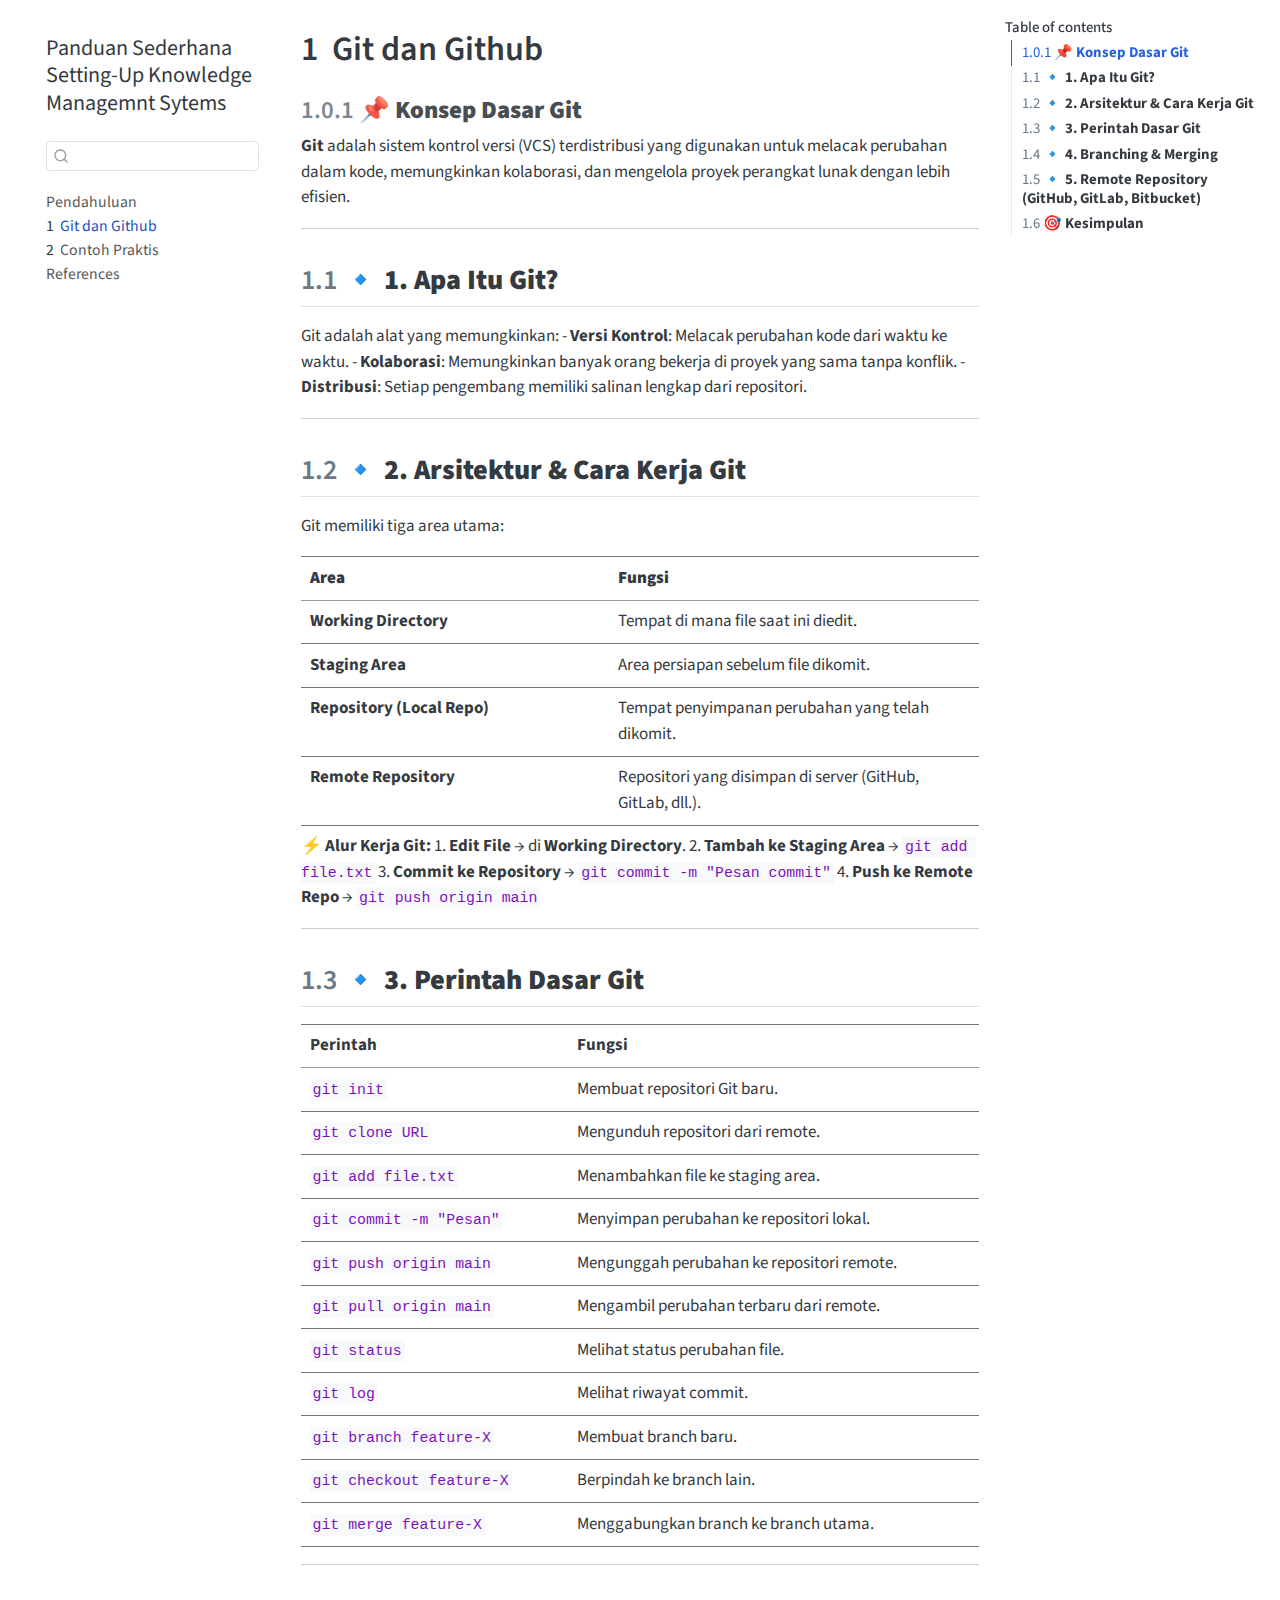
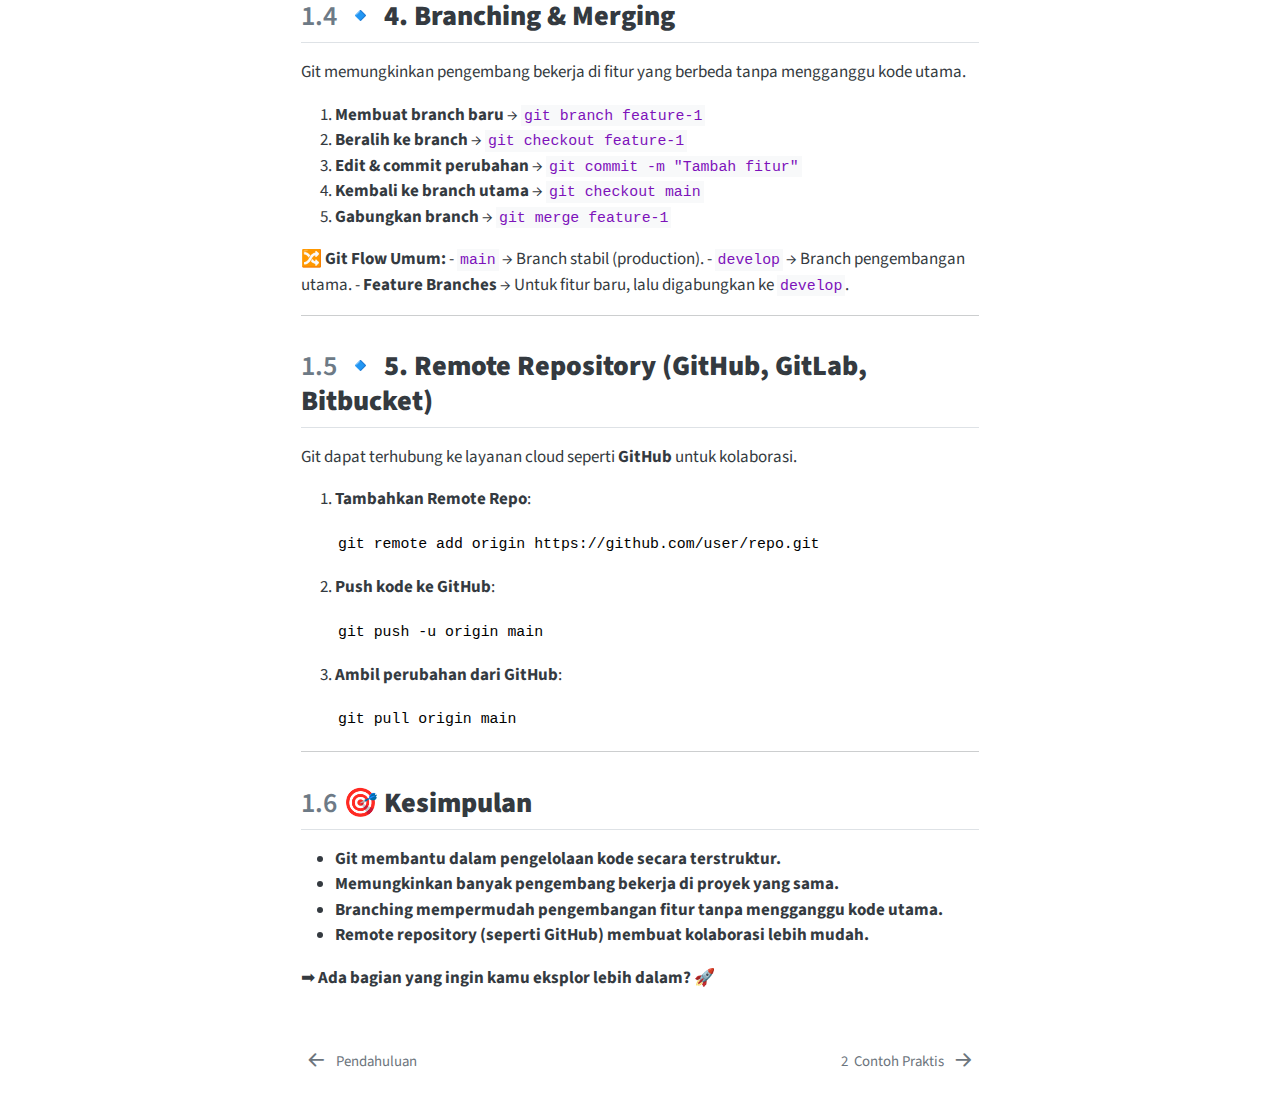
<file: docs/intro.html>
<!DOCTYPE html>
<html xmlns="http://www.w3.org/1999/xhtml" lang="en" xml:lang="en"><head>

<meta charset="utf-8">
<meta name="generator" content="quarto-1.6.33">

<meta name="viewport" content="width=device-width, initial-scale=1.0, user-scalable=yes">


<title>1&nbsp; Git dan Github – Panduan Sederhana Setting-Up Knowledge Managemnt Sytems</title>
<style>
code{white-space: pre-wrap;}
span.smallcaps{font-variant: small-caps;}
div.columns{display: flex; gap: min(4vw, 1.5em);}
div.column{flex: auto; overflow-x: auto;}
div.hanging-indent{margin-left: 1.5em; text-indent: -1.5em;}
ul.task-list{list-style: none;}
ul.task-list li input[type="checkbox"] {
  width: 0.8em;
  margin: 0 0.8em 0.2em -1em; /* quarto-specific, see https://github.com/quarto-dev/quarto-cli/issues/4556 */ 
  vertical-align: middle;
}
</style>


<script src="site_libs/quarto-nav/quarto-nav.js"></script>
<script src="site_libs/quarto-nav/headroom.min.js"></script>
<script src="site_libs/clipboard/clipboard.min.js"></script>
<script src="site_libs/quarto-search/autocomplete.umd.js"></script>
<script src="site_libs/quarto-search/fuse.min.js"></script>
<script src="site_libs/quarto-search/quarto-search.js"></script>
<meta name="quarto:offset" content="./">
<link href="./summary.html" rel="next">
<link href="./index.html" rel="prev">
<script src="site_libs/quarto-html/quarto.js"></script>
<script src="site_libs/quarto-html/popper.min.js"></script>
<script src="site_libs/quarto-html/tippy.umd.min.js"></script>
<script src="site_libs/quarto-html/anchor.min.js"></script>
<link href="site_libs/quarto-html/tippy.css" rel="stylesheet">
<link href="site_libs/quarto-html/quarto-syntax-highlighting-07ba0ad10f5680c660e360ac31d2f3b6.css" rel="stylesheet" id="quarto-text-highlighting-styles">
<script src="site_libs/bootstrap/bootstrap.min.js"></script>
<link href="site_libs/bootstrap/bootstrap-icons.css" rel="stylesheet">
<link href="site_libs/bootstrap/bootstrap-3d950d6bd3fa0e9daa71a88aa3cb2bbc.min.css" rel="stylesheet" append-hash="true" id="quarto-bootstrap" data-mode="light">
<script id="quarto-search-options" type="application/json">{
  "location": "sidebar",
  "copy-button": false,
  "collapse-after": 3,
  "panel-placement": "start",
  "type": "textbox",
  "limit": 50,
  "keyboard-shortcut": [
    "f",
    "/",
    "s"
  ],
  "show-item-context": false,
  "language": {
    "search-no-results-text": "No results",
    "search-matching-documents-text": "matching documents",
    "search-copy-link-title": "Copy link to search",
    "search-hide-matches-text": "Hide additional matches",
    "search-more-match-text": "more match in this document",
    "search-more-matches-text": "more matches in this document",
    "search-clear-button-title": "Clear",
    "search-text-placeholder": "",
    "search-detached-cancel-button-title": "Cancel",
    "search-submit-button-title": "Submit",
    "search-label": "Search"
  }
}</script>


</head>

<body class="nav-sidebar floating">

<div id="quarto-search-results"></div>
  <header id="quarto-header" class="headroom fixed-top">
  <nav class="quarto-secondary-nav">
    <div class="container-fluid d-flex">
      <button type="button" class="quarto-btn-toggle btn" data-bs-toggle="collapse" role="button" data-bs-target=".quarto-sidebar-collapse-item" aria-controls="quarto-sidebar" aria-expanded="false" aria-label="Toggle sidebar navigation" onclick="if (window.quartoToggleHeadroom) { window.quartoToggleHeadroom(); }">
        <i class="bi bi-layout-text-sidebar-reverse"></i>
      </button>
        <nav class="quarto-page-breadcrumbs" aria-label="breadcrumb"><ol class="breadcrumb"><li class="breadcrumb-item"><a href="./intro.html"><span class="chapter-number">1</span>&nbsp; <span class="chapter-title">Git dan Github</span></a></li></ol></nav>
        <a class="flex-grow-1" role="navigation" data-bs-toggle="collapse" data-bs-target=".quarto-sidebar-collapse-item" aria-controls="quarto-sidebar" aria-expanded="false" aria-label="Toggle sidebar navigation" onclick="if (window.quartoToggleHeadroom) { window.quartoToggleHeadroom(); }">      
        </a>
      <button type="button" class="btn quarto-search-button" aria-label="Search" onclick="window.quartoOpenSearch();">
        <i class="bi bi-search"></i>
      </button>
    </div>
  </nav>
</header>
<!-- content -->
<div id="quarto-content" class="quarto-container page-columns page-rows-contents page-layout-article">
<!-- sidebar -->
  <nav id="quarto-sidebar" class="sidebar collapse collapse-horizontal quarto-sidebar-collapse-item sidebar-navigation floating overflow-auto">
    <div class="pt-lg-2 mt-2 text-left sidebar-header">
    <div class="sidebar-title mb-0 py-0">
      <a href="./">Panduan Sederhana Setting-Up Knowledge Managemnt Sytems</a> 
    </div>
      </div>
        <div class="mt-2 flex-shrink-0 align-items-center">
        <div class="sidebar-search">
        <div id="quarto-search" class="" title="Search"></div>
        </div>
        </div>
    <div class="sidebar-menu-container"> 
    <ul class="list-unstyled mt-1">
        <li class="sidebar-item">
  <div class="sidebar-item-container"> 
  <a href="./index.html" class="sidebar-item-text sidebar-link">
 <span class="menu-text">Pendahuluan</span></a>
  </div>
</li>
        <li class="sidebar-item">
  <div class="sidebar-item-container"> 
  <a href="./intro.html" class="sidebar-item-text sidebar-link active">
 <span class="menu-text"><span class="chapter-number">1</span>&nbsp; <span class="chapter-title">Git dan Github</span></span></a>
  </div>
</li>
        <li class="sidebar-item">
  <div class="sidebar-item-container"> 
  <a href="./summary.html" class="sidebar-item-text sidebar-link">
 <span class="menu-text"><span class="chapter-number">2</span>&nbsp; <span class="chapter-title">Contoh Praktis</span></span></a>
  </div>
</li>
        <li class="sidebar-item">
  <div class="sidebar-item-container"> 
  <a href="./references.html" class="sidebar-item-text sidebar-link">
 <span class="menu-text">References</span></a>
  </div>
</li>
    </ul>
    </div>
</nav>
<div id="quarto-sidebar-glass" class="quarto-sidebar-collapse-item" data-bs-toggle="collapse" data-bs-target=".quarto-sidebar-collapse-item"></div>
<!-- margin-sidebar -->
    <div id="quarto-margin-sidebar" class="sidebar margin-sidebar">
        <nav id="TOC" role="doc-toc" class="toc-active">
    <h2 id="toc-title">Table of contents</h2>
   
  <ul>
  <li><a href="#konsep-dasar-git" id="toc-konsep-dasar-git" class="nav-link active" data-scroll-target="#konsep-dasar-git"><span class="header-section-number">1.0.1</span> 📌 <strong>Konsep Dasar Git</strong></a></li>
  <li><a href="#apa-itu-git" id="toc-apa-itu-git" class="nav-link" data-scroll-target="#apa-itu-git"><span class="header-section-number">1.1</span> 🔹 <strong>1. Apa Itu Git?</strong></a></li>
  <li><a href="#arsitektur-cara-kerja-git" id="toc-arsitektur-cara-kerja-git" class="nav-link" data-scroll-target="#arsitektur-cara-kerja-git"><span class="header-section-number">1.2</span> 🔹 <strong>2. Arsitektur &amp; Cara Kerja Git</strong></a></li>
  <li><a href="#perintah-dasar-git" id="toc-perintah-dasar-git" class="nav-link" data-scroll-target="#perintah-dasar-git"><span class="header-section-number">1.3</span> 🔹 <strong>3. Perintah Dasar Git</strong></a></li>
  <li><a href="#branching-merging" id="toc-branching-merging" class="nav-link" data-scroll-target="#branching-merging"><span class="header-section-number">1.4</span> 🔹 <strong>4. Branching &amp; Merging</strong></a></li>
  <li><a href="#remote-repository-github-gitlab-bitbucket" id="toc-remote-repository-github-gitlab-bitbucket" class="nav-link" data-scroll-target="#remote-repository-github-gitlab-bitbucket"><span class="header-section-number">1.5</span> 🔹 <strong>5. Remote Repository (GitHub, GitLab, Bitbucket)</strong></a></li>
  <li><a href="#kesimpulan" id="toc-kesimpulan" class="nav-link" data-scroll-target="#kesimpulan"><span class="header-section-number">1.6</span> 🎯 <strong>Kesimpulan</strong></a></li>
  </ul>
</nav>
    </div>
<!-- main -->
<main class="content" id="quarto-document-content">

<header id="title-block-header" class="quarto-title-block default">
<div class="quarto-title">
<h1 class="title"><span class="chapter-number">1</span>&nbsp; <span class="chapter-title">Git dan Github</span></h1>
</div>



<div class="quarto-title-meta">

    
  
    
  </div>
  


</header>


<section id="konsep-dasar-git" class="level3" data-number="1.0.1">
<h3 data-number="1.0.1" class="anchored" data-anchor-id="konsep-dasar-git"><span class="header-section-number">1.0.1</span> 📌 <strong>Konsep Dasar Git</strong></h3>
<p><strong>Git</strong> adalah sistem kontrol versi (VCS) terdistribusi yang digunakan untuk melacak perubahan dalam kode, memungkinkan kolaborasi, dan mengelola proyek perangkat lunak dengan lebih efisien.</p>
<hr>
</section>
<section id="apa-itu-git" class="level2" data-number="1.1">
<h2 data-number="1.1" class="anchored" data-anchor-id="apa-itu-git"><span class="header-section-number">1.1</span> 🔹 <strong>1. Apa Itu Git?</strong></h2>
<p>Git adalah alat yang memungkinkan: - <strong>Versi Kontrol</strong>: Melacak perubahan kode dari waktu ke waktu. - <strong>Kolaborasi</strong>: Memungkinkan banyak orang bekerja di proyek yang sama tanpa konflik. - <strong>Distribusi</strong>: Setiap pengembang memiliki salinan lengkap dari repositori.</p>
<hr>
</section>
<section id="arsitektur-cara-kerja-git" class="level2" data-number="1.2">
<h2 data-number="1.2" class="anchored" data-anchor-id="arsitektur-cara-kerja-git"><span class="header-section-number">1.2</span> 🔹 <strong>2. Arsitektur &amp; Cara Kerja Git</strong></h2>
<p>Git memiliki tiga area utama:</p>
<table class="caption-top table">
<colgroup>
<col style="width: 45%">
<col style="width: 54%">
</colgroup>
<thead>
<tr class="header">
<th><strong>Area</strong></th>
<th><strong>Fungsi</strong></th>
</tr>
</thead>
<tbody>
<tr class="odd">
<td><strong>Working Directory</strong></td>
<td>Tempat di mana file saat ini diedit.</td>
</tr>
<tr class="even">
<td><strong>Staging Area</strong></td>
<td>Area persiapan sebelum file dikomit.</td>
</tr>
<tr class="odd">
<td><strong>Repository (Local Repo)</strong></td>
<td>Tempat penyimpanan perubahan yang telah dikomit.</td>
</tr>
<tr class="even">
<td><strong>Remote Repository</strong></td>
<td>Repositori yang disimpan di server (GitHub, GitLab, dll.).</td>
</tr>
</tbody>
</table>
<p>⚡ <strong>Alur Kerja Git:</strong> 1. <strong>Edit File</strong> → di <strong>Working Directory</strong>. 2. <strong>Tambah ke Staging Area</strong> → <code>git add file.txt</code> 3. <strong>Commit ke Repository</strong> → <code>git commit -m "Pesan commit"</code> 4. <strong>Push ke Remote Repo</strong> → <code>git push origin main</code></p>
<hr>
</section>
<section id="perintah-dasar-git" class="level2" data-number="1.3">
<h2 data-number="1.3" class="anchored" data-anchor-id="perintah-dasar-git"><span class="header-section-number">1.3</span> 🔹 <strong>3. Perintah Dasar Git</strong></h2>
<table class="caption-top table">
<thead>
<tr class="header">
<th>Perintah</th>
<th>Fungsi</th>
</tr>
</thead>
<tbody>
<tr class="odd">
<td><code>git init</code></td>
<td>Membuat repositori Git baru.</td>
</tr>
<tr class="even">
<td><code>git clone URL</code></td>
<td>Mengunduh repositori dari remote.</td>
</tr>
<tr class="odd">
<td><code>git add file.txt</code></td>
<td>Menambahkan file ke staging area.</td>
</tr>
<tr class="even">
<td><code>git commit -m "Pesan"</code></td>
<td>Menyimpan perubahan ke repositori lokal.</td>
</tr>
<tr class="odd">
<td><code>git push origin main</code></td>
<td>Mengunggah perubahan ke repositori remote.</td>
</tr>
<tr class="even">
<td><code>git pull origin main</code></td>
<td>Mengambil perubahan terbaru dari remote.</td>
</tr>
<tr class="odd">
<td><code>git status</code></td>
<td>Melihat status perubahan file.</td>
</tr>
<tr class="even">
<td><code>git log</code></td>
<td>Melihat riwayat commit.</td>
</tr>
<tr class="odd">
<td><code>git branch feature-X</code></td>
<td>Membuat branch baru.</td>
</tr>
<tr class="even">
<td><code>git checkout feature-X</code></td>
<td>Berpindah ke branch lain.</td>
</tr>
<tr class="odd">
<td><code>git merge feature-X</code></td>
<td>Menggabungkan branch ke branch utama.</td>
</tr>
</tbody>
</table>
<hr>
</section>
<section id="branching-merging" class="level2" data-number="1.4">
<h2 data-number="1.4" class="anchored" data-anchor-id="branching-merging"><span class="header-section-number">1.4</span> 🔹 <strong>4. Branching &amp; Merging</strong></h2>
<p>Git memungkinkan pengembang bekerja di fitur yang berbeda tanpa mengganggu kode utama.</p>
<ol type="1">
<li><strong>Membuat branch baru</strong> → <code>git branch feature-1</code></li>
<li><strong>Beralih ke branch</strong> → <code>git checkout feature-1</code></li>
<li><strong>Edit &amp; commit perubahan</strong> → <code>git commit -m "Tambah fitur"</code></li>
<li><strong>Kembali ke branch utama</strong> → <code>git checkout main</code></li>
<li><strong>Gabungkan branch</strong> → <code>git merge feature-1</code></li>
</ol>
<p><strong>🔀 Git Flow Umum:</strong> - <strong><code>main</code></strong> → Branch stabil (production). - <strong><code>develop</code></strong> → Branch pengembangan utama. - <strong>Feature Branches</strong> → Untuk fitur baru, lalu digabungkan ke <code>develop</code>.</p>
<hr>
</section>
<section id="remote-repository-github-gitlab-bitbucket" class="level2" data-number="1.5">
<h2 data-number="1.5" class="anchored" data-anchor-id="remote-repository-github-gitlab-bitbucket"><span class="header-section-number">1.5</span> 🔹 <strong>5. Remote Repository (GitHub, GitLab, Bitbucket)</strong></h2>
<p>Git dapat terhubung ke layanan cloud seperti <strong>GitHub</strong> untuk kolaborasi.</p>
<ol type="1">
<li><p><strong>Tambahkan Remote Repo</strong>:</p>
<pre><code>git remote add origin https://github.com/user/repo.git</code></pre></li>
<li><p><strong>Push kode ke GitHub</strong>:</p>
<pre><code>git push -u origin main</code></pre></li>
<li><p><strong>Ambil perubahan dari GitHub</strong>:</p>
<pre><code>git pull origin main</code></pre></li>
</ol>
<hr>
</section>
<section id="kesimpulan" class="level2" data-number="1.6">
<h2 data-number="1.6" class="anchored" data-anchor-id="kesimpulan"><span class="header-section-number">1.6</span> 🎯 <strong>Kesimpulan</strong></h2>
<ul>
<li><strong>Git membantu dalam pengelolaan kode secara terstruktur.</strong></li>
<li><strong>Memungkinkan banyak pengembang bekerja di proyek yang sama.</strong></li>
<li><strong>Branching mempermudah pengembangan fitur tanpa mengganggu kode utama.</strong></li>
<li><strong>Remote repository (seperti GitHub) membuat kolaborasi lebih mudah.</strong></li>
</ul>
<p>➡ <strong>Ada bagian yang ingin kamu eksplor lebih dalam?</strong> 🚀</p>


</section>

</main> <!-- /main -->
<script id="quarto-html-after-body" type="application/javascript">
window.document.addEventListener("DOMContentLoaded", function (event) {
  const toggleBodyColorMode = (bsSheetEl) => {
    const mode = bsSheetEl.getAttribute("data-mode");
    const bodyEl = window.document.querySelector("body");
    if (mode === "dark") {
      bodyEl.classList.add("quarto-dark");
      bodyEl.classList.remove("quarto-light");
    } else {
      bodyEl.classList.add("quarto-light");
      bodyEl.classList.remove("quarto-dark");
    }
  }
  const toggleBodyColorPrimary = () => {
    const bsSheetEl = window.document.querySelector("link#quarto-bootstrap");
    if (bsSheetEl) {
      toggleBodyColorMode(bsSheetEl);
    }
  }
  toggleBodyColorPrimary();  
  const icon = "";
  const anchorJS = new window.AnchorJS();
  anchorJS.options = {
    placement: 'right',
    icon: icon
  };
  anchorJS.add('.anchored');
  const isCodeAnnotation = (el) => {
    for (const clz of el.classList) {
      if (clz.startsWith('code-annotation-')) {                     
        return true;
      }
    }
    return false;
  }
  const onCopySuccess = function(e) {
    // button target
    const button = e.trigger;
    // don't keep focus
    button.blur();
    // flash "checked"
    button.classList.add('code-copy-button-checked');
    var currentTitle = button.getAttribute("title");
    button.setAttribute("title", "Copied!");
    let tooltip;
    if (window.bootstrap) {
      button.setAttribute("data-bs-toggle", "tooltip");
      button.setAttribute("data-bs-placement", "left");
      button.setAttribute("data-bs-title", "Copied!");
      tooltip = new bootstrap.Tooltip(button, 
        { trigger: "manual", 
          customClass: "code-copy-button-tooltip",
          offset: [0, -8]});
      tooltip.show();    
    }
    setTimeout(function() {
      if (tooltip) {
        tooltip.hide();
        button.removeAttribute("data-bs-title");
        button.removeAttribute("data-bs-toggle");
        button.removeAttribute("data-bs-placement");
      }
      button.setAttribute("title", currentTitle);
      button.classList.remove('code-copy-button-checked');
    }, 1000);
    // clear code selection
    e.clearSelection();
  }
  const getTextToCopy = function(trigger) {
      const codeEl = trigger.previousElementSibling.cloneNode(true);
      for (const childEl of codeEl.children) {
        if (isCodeAnnotation(childEl)) {
          childEl.remove();
        }
      }
      return codeEl.innerText;
  }
  const clipboard = new window.ClipboardJS('.code-copy-button:not([data-in-quarto-modal])', {
    text: getTextToCopy
  });
  clipboard.on('success', onCopySuccess);
  if (window.document.getElementById('quarto-embedded-source-code-modal')) {
    // For code content inside modals, clipBoardJS needs to be initialized with a container option
    // TODO: Check when it could be a function (https://github.com/zenorocha/clipboard.js/issues/860)
    const clipboardModal = new window.ClipboardJS('.code-copy-button[data-in-quarto-modal]', {
      text: getTextToCopy,
      container: window.document.getElementById('quarto-embedded-source-code-modal')
    });
    clipboardModal.on('success', onCopySuccess);
  }
    var localhostRegex = new RegExp(/^(?:http|https):\/\/localhost\:?[0-9]*\//);
    var mailtoRegex = new RegExp(/^mailto:/);
      var filterRegex = new RegExp('/' + window.location.host + '/');
    var isInternal = (href) => {
        return filterRegex.test(href) || localhostRegex.test(href) || mailtoRegex.test(href);
    }
    // Inspect non-navigation links and adorn them if external
 	var links = window.document.querySelectorAll('a[href]:not(.nav-link):not(.navbar-brand):not(.toc-action):not(.sidebar-link):not(.sidebar-item-toggle):not(.pagination-link):not(.no-external):not([aria-hidden]):not(.dropdown-item):not(.quarto-navigation-tool):not(.about-link)');
    for (var i=0; i<links.length; i++) {
      const link = links[i];
      if (!isInternal(link.href)) {
        // undo the damage that might have been done by quarto-nav.js in the case of
        // links that we want to consider external
        if (link.dataset.originalHref !== undefined) {
          link.href = link.dataset.originalHref;
        }
      }
    }
  function tippyHover(el, contentFn, onTriggerFn, onUntriggerFn) {
    const config = {
      allowHTML: true,
      maxWidth: 500,
      delay: 100,
      arrow: false,
      appendTo: function(el) {
          return el.parentElement;
      },
      interactive: true,
      interactiveBorder: 10,
      theme: 'quarto',
      placement: 'bottom-start',
    };
    if (contentFn) {
      config.content = contentFn;
    }
    if (onTriggerFn) {
      config.onTrigger = onTriggerFn;
    }
    if (onUntriggerFn) {
      config.onUntrigger = onUntriggerFn;
    }
    window.tippy(el, config); 
  }
  const noterefs = window.document.querySelectorAll('a[role="doc-noteref"]');
  for (var i=0; i<noterefs.length; i++) {
    const ref = noterefs[i];
    tippyHover(ref, function() {
      // use id or data attribute instead here
      let href = ref.getAttribute('data-footnote-href') || ref.getAttribute('href');
      try { href = new URL(href).hash; } catch {}
      const id = href.replace(/^#\/?/, "");
      const note = window.document.getElementById(id);
      if (note) {
        return note.innerHTML;
      } else {
        return "";
      }
    });
  }
  const xrefs = window.document.querySelectorAll('a.quarto-xref');
  const processXRef = (id, note) => {
    // Strip column container classes
    const stripColumnClz = (el) => {
      el.classList.remove("page-full", "page-columns");
      if (el.children) {
        for (const child of el.children) {
          stripColumnClz(child);
        }
      }
    }
    stripColumnClz(note)
    if (id === null || id.startsWith('sec-')) {
      // Special case sections, only their first couple elements
      const container = document.createElement("div");
      if (note.children && note.children.length > 2) {
        container.appendChild(note.children[0].cloneNode(true));
        for (let i = 1; i < note.children.length; i++) {
          const child = note.children[i];
          if (child.tagName === "P" && child.innerText === "") {
            continue;
          } else {
            container.appendChild(child.cloneNode(true));
            break;
          }
        }
        if (window.Quarto?.typesetMath) {
          window.Quarto.typesetMath(container);
        }
        return container.innerHTML
      } else {
        if (window.Quarto?.typesetMath) {
          window.Quarto.typesetMath(note);
        }
        return note.innerHTML;
      }
    } else {
      // Remove any anchor links if they are present
      const anchorLink = note.querySelector('a.anchorjs-link');
      if (anchorLink) {
        anchorLink.remove();
      }
      if (window.Quarto?.typesetMath) {
        window.Quarto.typesetMath(note);
      }
      // TODO in 1.5, we should make sure this works without a callout special case
      if (note.classList.contains("callout")) {
        return note.outerHTML;
      } else {
        return note.innerHTML;
      }
    }
  }
  for (var i=0; i<xrefs.length; i++) {
    const xref = xrefs[i];
    tippyHover(xref, undefined, function(instance) {
      instance.disable();
      let url = xref.getAttribute('href');
      let hash = undefined; 
      if (url.startsWith('#')) {
        hash = url;
      } else {
        try { hash = new URL(url).hash; } catch {}
      }
      if (hash) {
        const id = hash.replace(/^#\/?/, "");
        const note = window.document.getElementById(id);
        if (note !== null) {
          try {
            const html = processXRef(id, note.cloneNode(true));
            instance.setContent(html);
          } finally {
            instance.enable();
            instance.show();
          }
        } else {
          // See if we can fetch this
          fetch(url.split('#')[0])
          .then(res => res.text())
          .then(html => {
            const parser = new DOMParser();
            const htmlDoc = parser.parseFromString(html, "text/html");
            const note = htmlDoc.getElementById(id);
            if (note !== null) {
              const html = processXRef(id, note);
              instance.setContent(html);
            } 
          }).finally(() => {
            instance.enable();
            instance.show();
          });
        }
      } else {
        // See if we can fetch a full url (with no hash to target)
        // This is a special case and we should probably do some content thinning / targeting
        fetch(url)
        .then(res => res.text())
        .then(html => {
          const parser = new DOMParser();
          const htmlDoc = parser.parseFromString(html, "text/html");
          const note = htmlDoc.querySelector('main.content');
          if (note !== null) {
            // This should only happen for chapter cross references
            // (since there is no id in the URL)
            // remove the first header
            if (note.children.length > 0 && note.children[0].tagName === "HEADER") {
              note.children[0].remove();
            }
            const html = processXRef(null, note);
            instance.setContent(html);
          } 
        }).finally(() => {
          instance.enable();
          instance.show();
        });
      }
    }, function(instance) {
    });
  }
      let selectedAnnoteEl;
      const selectorForAnnotation = ( cell, annotation) => {
        let cellAttr = 'data-code-cell="' + cell + '"';
        let lineAttr = 'data-code-annotation="' +  annotation + '"';
        const selector = 'span[' + cellAttr + '][' + lineAttr + ']';
        return selector;
      }
      const selectCodeLines = (annoteEl) => {
        const doc = window.document;
        const targetCell = annoteEl.getAttribute("data-target-cell");
        const targetAnnotation = annoteEl.getAttribute("data-target-annotation");
        const annoteSpan = window.document.querySelector(selectorForAnnotation(targetCell, targetAnnotation));
        const lines = annoteSpan.getAttribute("data-code-lines").split(",");
        const lineIds = lines.map((line) => {
          return targetCell + "-" + line;
        })
        let top = null;
        let height = null;
        let parent = null;
        if (lineIds.length > 0) {
            //compute the position of the single el (top and bottom and make a div)
            const el = window.document.getElementById(lineIds[0]);
            top = el.offsetTop;
            height = el.offsetHeight;
            parent = el.parentElement.parentElement;
          if (lineIds.length > 1) {
            const lastEl = window.document.getElementById(lineIds[lineIds.length - 1]);
            const bottom = lastEl.offsetTop + lastEl.offsetHeight;
            height = bottom - top;
          }
          if (top !== null && height !== null && parent !== null) {
            // cook up a div (if necessary) and position it 
            let div = window.document.getElementById("code-annotation-line-highlight");
            if (div === null) {
              div = window.document.createElement("div");
              div.setAttribute("id", "code-annotation-line-highlight");
              div.style.position = 'absolute';
              parent.appendChild(div);
            }
            div.style.top = top - 2 + "px";
            div.style.height = height + 4 + "px";
            div.style.left = 0;
            let gutterDiv = window.document.getElementById("code-annotation-line-highlight-gutter");
            if (gutterDiv === null) {
              gutterDiv = window.document.createElement("div");
              gutterDiv.setAttribute("id", "code-annotation-line-highlight-gutter");
              gutterDiv.style.position = 'absolute';
              const codeCell = window.document.getElementById(targetCell);
              const gutter = codeCell.querySelector('.code-annotation-gutter');
              gutter.appendChild(gutterDiv);
            }
            gutterDiv.style.top = top - 2 + "px";
            gutterDiv.style.height = height + 4 + "px";
          }
          selectedAnnoteEl = annoteEl;
        }
      };
      const unselectCodeLines = () => {
        const elementsIds = ["code-annotation-line-highlight", "code-annotation-line-highlight-gutter"];
        elementsIds.forEach((elId) => {
          const div = window.document.getElementById(elId);
          if (div) {
            div.remove();
          }
        });
        selectedAnnoteEl = undefined;
      };
        // Handle positioning of the toggle
    window.addEventListener(
      "resize",
      throttle(() => {
        elRect = undefined;
        if (selectedAnnoteEl) {
          selectCodeLines(selectedAnnoteEl);
        }
      }, 10)
    );
    function throttle(fn, ms) {
    let throttle = false;
    let timer;
      return (...args) => {
        if(!throttle) { // first call gets through
            fn.apply(this, args);
            throttle = true;
        } else { // all the others get throttled
            if(timer) clearTimeout(timer); // cancel #2
            timer = setTimeout(() => {
              fn.apply(this, args);
              timer = throttle = false;
            }, ms);
        }
      };
    }
      // Attach click handler to the DT
      const annoteDls = window.document.querySelectorAll('dt[data-target-cell]');
      for (const annoteDlNode of annoteDls) {
        annoteDlNode.addEventListener('click', (event) => {
          const clickedEl = event.target;
          if (clickedEl !== selectedAnnoteEl) {
            unselectCodeLines();
            const activeEl = window.document.querySelector('dt[data-target-cell].code-annotation-active');
            if (activeEl) {
              activeEl.classList.remove('code-annotation-active');
            }
            selectCodeLines(clickedEl);
            clickedEl.classList.add('code-annotation-active');
          } else {
            // Unselect the line
            unselectCodeLines();
            clickedEl.classList.remove('code-annotation-active');
          }
        });
      }
  const findCites = (el) => {
    const parentEl = el.parentElement;
    if (parentEl) {
      const cites = parentEl.dataset.cites;
      if (cites) {
        return {
          el,
          cites: cites.split(' ')
        };
      } else {
        return findCites(el.parentElement)
      }
    } else {
      return undefined;
    }
  };
  var bibliorefs = window.document.querySelectorAll('a[role="doc-biblioref"]');
  for (var i=0; i<bibliorefs.length; i++) {
    const ref = bibliorefs[i];
    const citeInfo = findCites(ref);
    if (citeInfo) {
      tippyHover(citeInfo.el, function() {
        var popup = window.document.createElement('div');
        citeInfo.cites.forEach(function(cite) {
          var citeDiv = window.document.createElement('div');
          citeDiv.classList.add('hanging-indent');
          citeDiv.classList.add('csl-entry');
          var biblioDiv = window.document.getElementById('ref-' + cite);
          if (biblioDiv) {
            citeDiv.innerHTML = biblioDiv.innerHTML;
          }
          popup.appendChild(citeDiv);
        });
        return popup.innerHTML;
      });
    }
  }
});
</script>
<nav class="page-navigation">
  <div class="nav-page nav-page-previous">
      <a href="./index.html" class="pagination-link" aria-label="Pendahuluan">
        <i class="bi bi-arrow-left-short"></i> <span class="nav-page-text">Pendahuluan</span>
      </a>          
  </div>
  <div class="nav-page nav-page-next">
      <a href="./summary.html" class="pagination-link" aria-label="Contoh Praktis">
        <span class="nav-page-text"><span class="chapter-number">2</span>&nbsp; <span class="chapter-title">Contoh Praktis</span></span> <i class="bi bi-arrow-right-short"></i>
      </a>
  </div>
</nav>
</div> <!-- /content -->




</body></html>
</file>
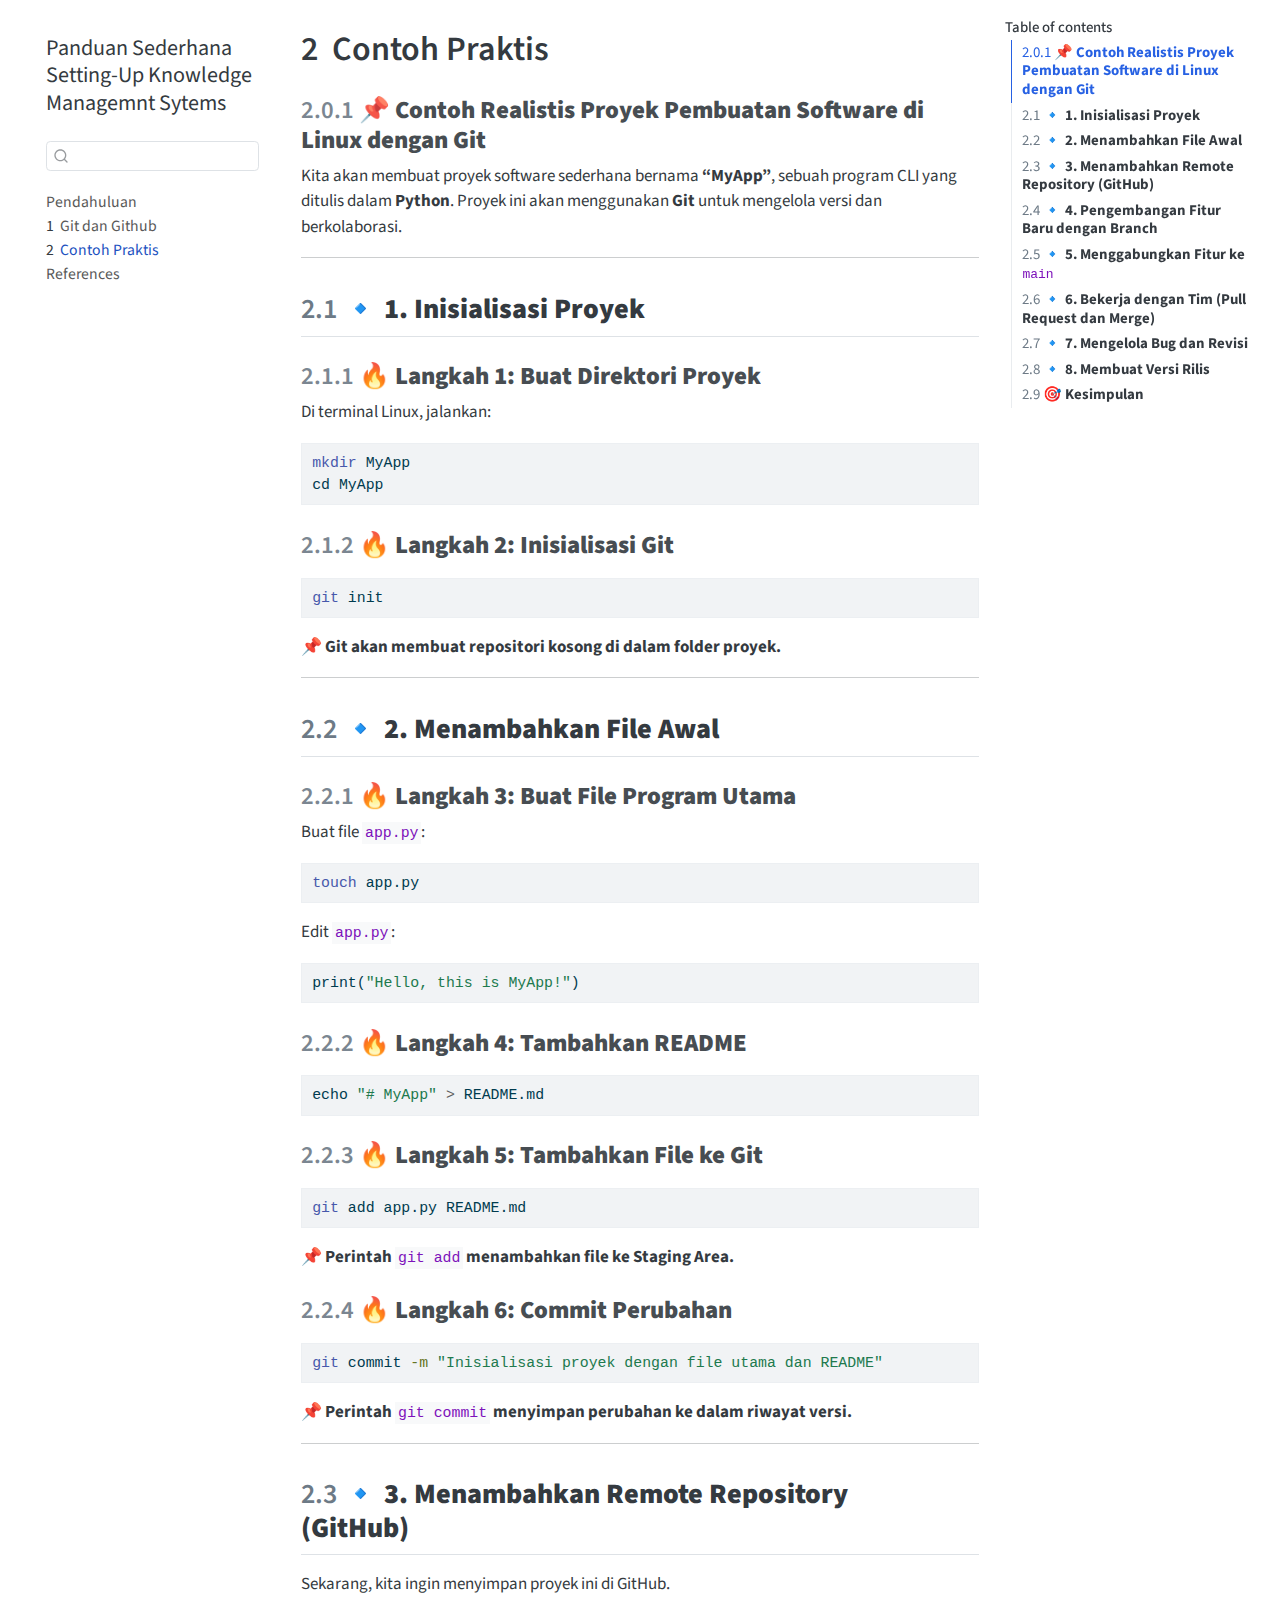
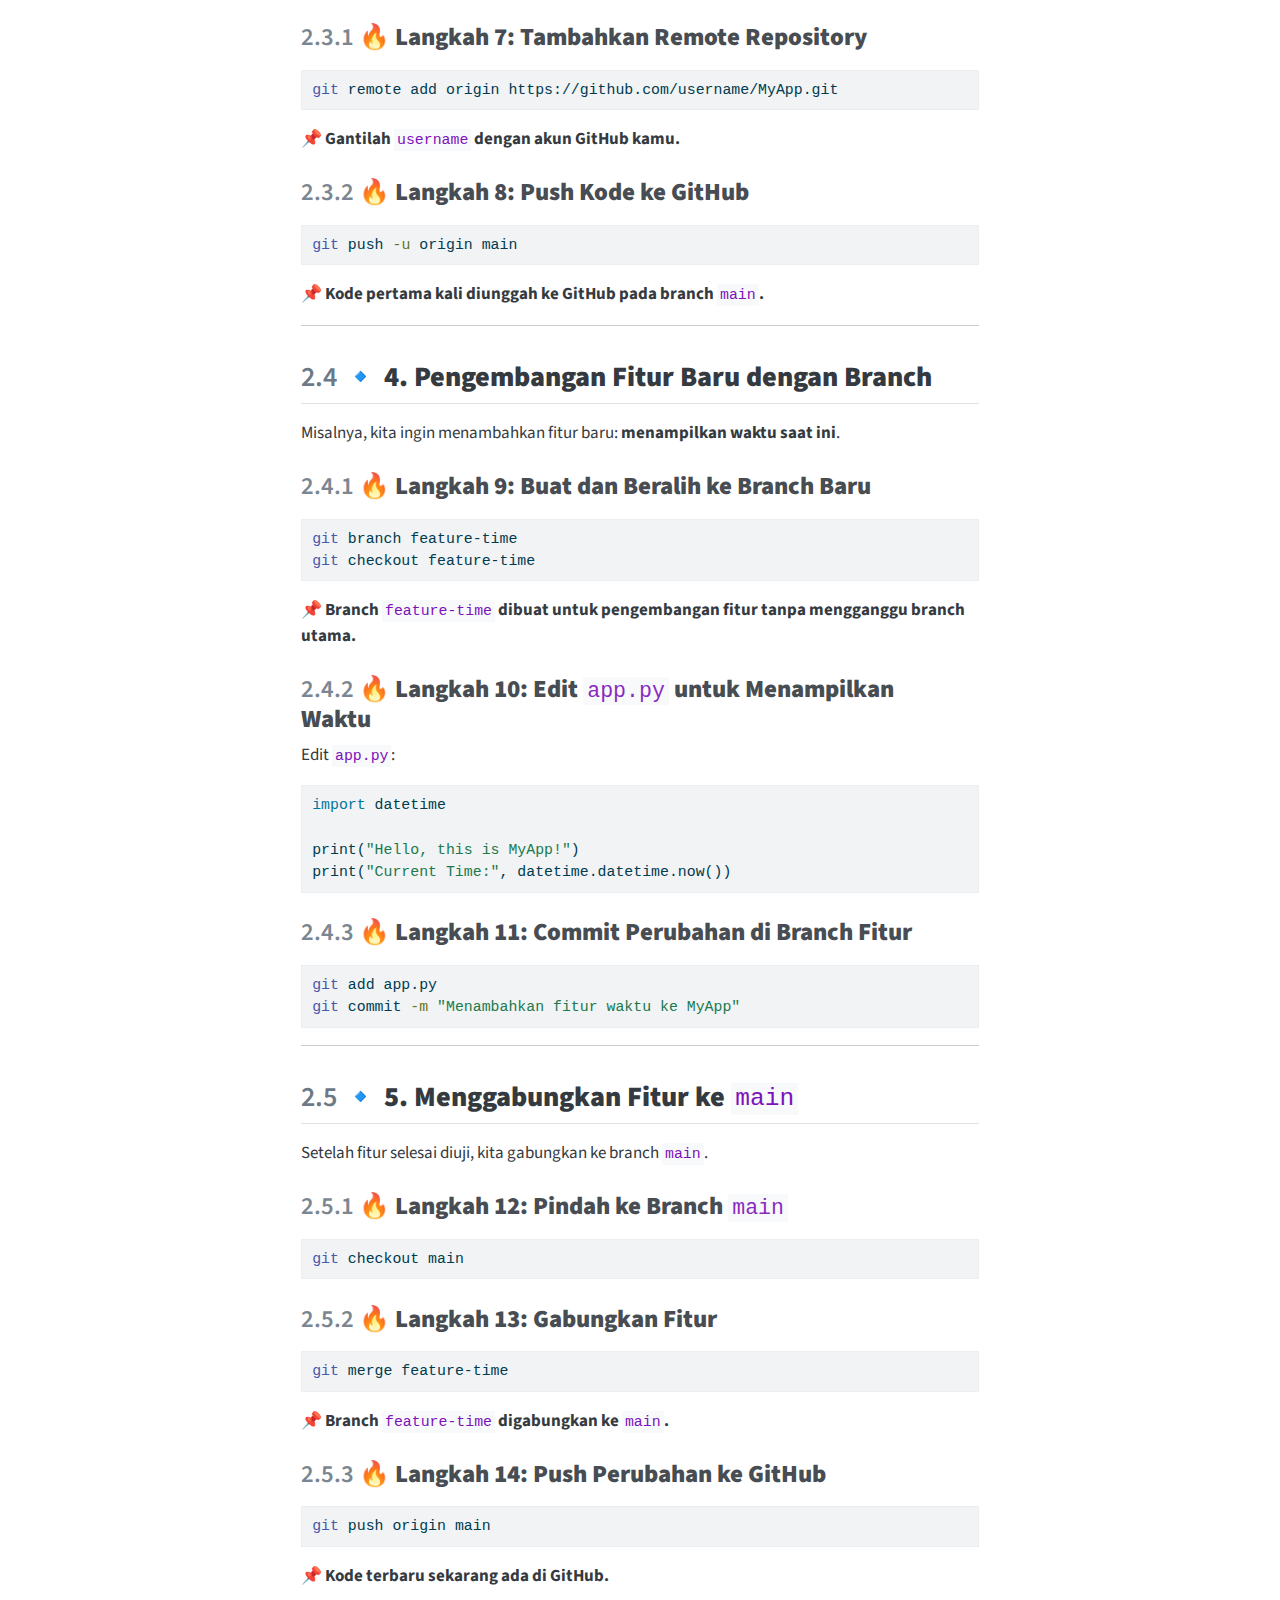
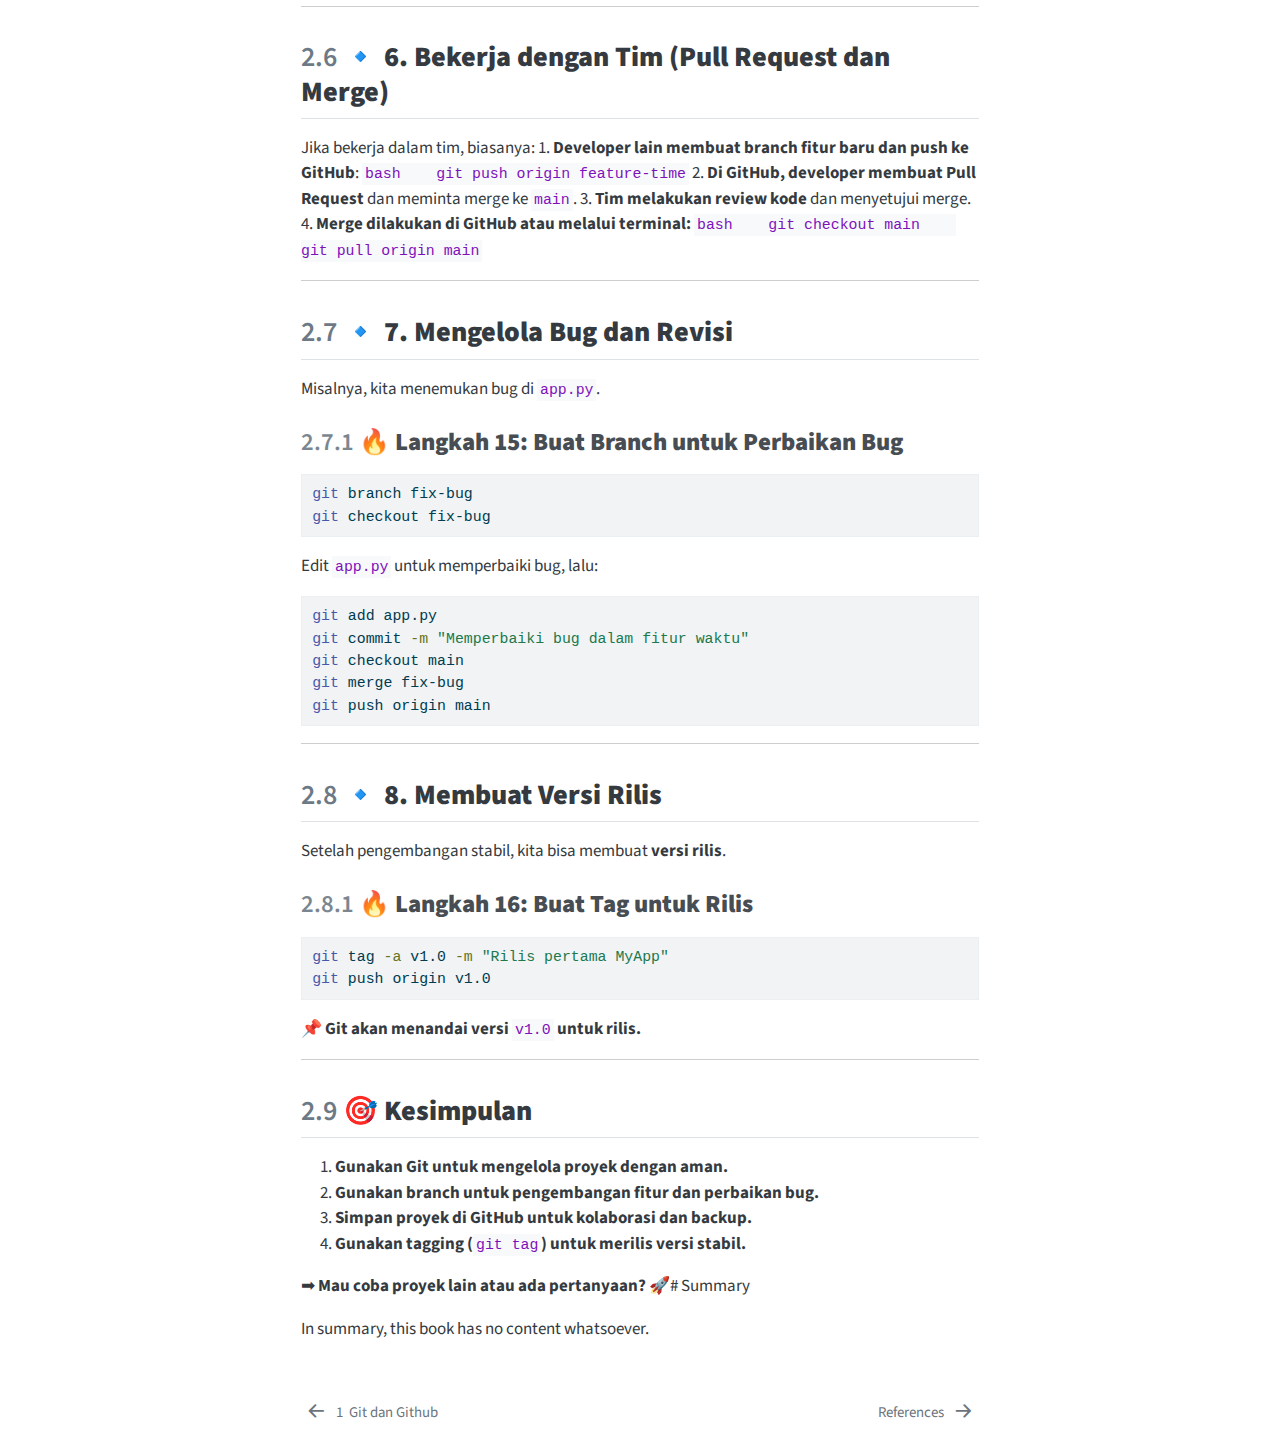
<file: docs/summary.html>
<!DOCTYPE html>
<html xmlns="http://www.w3.org/1999/xhtml" lang="en" xml:lang="en"><head>

<meta charset="utf-8">
<meta name="generator" content="quarto-1.6.33">

<meta name="viewport" content="width=device-width, initial-scale=1.0, user-scalable=yes">


<title>2&nbsp; Contoh Praktis – Panduan Sederhana Setting-Up Knowledge Managemnt Sytems</title>
<style>
code{white-space: pre-wrap;}
span.smallcaps{font-variant: small-caps;}
div.columns{display: flex; gap: min(4vw, 1.5em);}
div.column{flex: auto; overflow-x: auto;}
div.hanging-indent{margin-left: 1.5em; text-indent: -1.5em;}
ul.task-list{list-style: none;}
ul.task-list li input[type="checkbox"] {
  width: 0.8em;
  margin: 0 0.8em 0.2em -1em; /* quarto-specific, see https://github.com/quarto-dev/quarto-cli/issues/4556 */ 
  vertical-align: middle;
}
/* CSS for syntax highlighting */
pre > code.sourceCode { white-space: pre; position: relative; }
pre > code.sourceCode > span { line-height: 1.25; }
pre > code.sourceCode > span:empty { height: 1.2em; }
.sourceCode { overflow: visible; }
code.sourceCode > span { color: inherit; text-decoration: inherit; }
div.sourceCode { margin: 1em 0; }
pre.sourceCode { margin: 0; }
@media screen {
div.sourceCode { overflow: auto; }
}
@media print {
pre > code.sourceCode { white-space: pre-wrap; }
pre > code.sourceCode > span { display: inline-block; text-indent: -5em; padding-left: 5em; }
}
pre.numberSource code
  { counter-reset: source-line 0; }
pre.numberSource code > span
  { position: relative; left: -4em; counter-increment: source-line; }
pre.numberSource code > span > a:first-child::before
  { content: counter(source-line);
    position: relative; left: -1em; text-align: right; vertical-align: baseline;
    border: none; display: inline-block;
    -webkit-touch-callout: none; -webkit-user-select: none;
    -khtml-user-select: none; -moz-user-select: none;
    -ms-user-select: none; user-select: none;
    padding: 0 4px; width: 4em;
  }
pre.numberSource { margin-left: 3em;  padding-left: 4px; }
div.sourceCode
  {   }
@media screen {
pre > code.sourceCode > span > a:first-child::before { text-decoration: underline; }
}
</style>


<script src="site_libs/quarto-nav/quarto-nav.js"></script>
<script src="site_libs/quarto-nav/headroom.min.js"></script>
<script src="site_libs/clipboard/clipboard.min.js"></script>
<script src="site_libs/quarto-search/autocomplete.umd.js"></script>
<script src="site_libs/quarto-search/fuse.min.js"></script>
<script src="site_libs/quarto-search/quarto-search.js"></script>
<meta name="quarto:offset" content="./">
<link href="./references.html" rel="next">
<link href="./intro.html" rel="prev">
<script src="site_libs/quarto-html/quarto.js"></script>
<script src="site_libs/quarto-html/popper.min.js"></script>
<script src="site_libs/quarto-html/tippy.umd.min.js"></script>
<script src="site_libs/quarto-html/anchor.min.js"></script>
<link href="site_libs/quarto-html/tippy.css" rel="stylesheet">
<link href="site_libs/quarto-html/quarto-syntax-highlighting-07ba0ad10f5680c660e360ac31d2f3b6.css" rel="stylesheet" id="quarto-text-highlighting-styles">
<script src="site_libs/bootstrap/bootstrap.min.js"></script>
<link href="site_libs/bootstrap/bootstrap-icons.css" rel="stylesheet">
<link href="site_libs/bootstrap/bootstrap-3d950d6bd3fa0e9daa71a88aa3cb2bbc.min.css" rel="stylesheet" append-hash="true" id="quarto-bootstrap" data-mode="light">
<script id="quarto-search-options" type="application/json">{
  "location": "sidebar",
  "copy-button": false,
  "collapse-after": 3,
  "panel-placement": "start",
  "type": "textbox",
  "limit": 50,
  "keyboard-shortcut": [
    "f",
    "/",
    "s"
  ],
  "show-item-context": false,
  "language": {
    "search-no-results-text": "No results",
    "search-matching-documents-text": "matching documents",
    "search-copy-link-title": "Copy link to search",
    "search-hide-matches-text": "Hide additional matches",
    "search-more-match-text": "more match in this document",
    "search-more-matches-text": "more matches in this document",
    "search-clear-button-title": "Clear",
    "search-text-placeholder": "",
    "search-detached-cancel-button-title": "Cancel",
    "search-submit-button-title": "Submit",
    "search-label": "Search"
  }
}</script>


</head>

<body class="nav-sidebar floating">

<div id="quarto-search-results"></div>
  <header id="quarto-header" class="headroom fixed-top">
  <nav class="quarto-secondary-nav">
    <div class="container-fluid d-flex">
      <button type="button" class="quarto-btn-toggle btn" data-bs-toggle="collapse" role="button" data-bs-target=".quarto-sidebar-collapse-item" aria-controls="quarto-sidebar" aria-expanded="false" aria-label="Toggle sidebar navigation" onclick="if (window.quartoToggleHeadroom) { window.quartoToggleHeadroom(); }">
        <i class="bi bi-layout-text-sidebar-reverse"></i>
      </button>
        <nav class="quarto-page-breadcrumbs" aria-label="breadcrumb"><ol class="breadcrumb"><li class="breadcrumb-item"><a href="./summary.html"><span class="chapter-number">2</span>&nbsp; <span class="chapter-title">Contoh Praktis</span></a></li></ol></nav>
        <a class="flex-grow-1" role="navigation" data-bs-toggle="collapse" data-bs-target=".quarto-sidebar-collapse-item" aria-controls="quarto-sidebar" aria-expanded="false" aria-label="Toggle sidebar navigation" onclick="if (window.quartoToggleHeadroom) { window.quartoToggleHeadroom(); }">      
        </a>
      <button type="button" class="btn quarto-search-button" aria-label="Search" onclick="window.quartoOpenSearch();">
        <i class="bi bi-search"></i>
      </button>
    </div>
  </nav>
</header>
<!-- content -->
<div id="quarto-content" class="quarto-container page-columns page-rows-contents page-layout-article">
<!-- sidebar -->
  <nav id="quarto-sidebar" class="sidebar collapse collapse-horizontal quarto-sidebar-collapse-item sidebar-navigation floating overflow-auto">
    <div class="pt-lg-2 mt-2 text-left sidebar-header">
    <div class="sidebar-title mb-0 py-0">
      <a href="./">Panduan Sederhana Setting-Up Knowledge Managemnt Sytems</a> 
    </div>
      </div>
        <div class="mt-2 flex-shrink-0 align-items-center">
        <div class="sidebar-search">
        <div id="quarto-search" class="" title="Search"></div>
        </div>
        </div>
    <div class="sidebar-menu-container"> 
    <ul class="list-unstyled mt-1">
        <li class="sidebar-item">
  <div class="sidebar-item-container"> 
  <a href="./index.html" class="sidebar-item-text sidebar-link">
 <span class="menu-text">Pendahuluan</span></a>
  </div>
</li>
        <li class="sidebar-item">
  <div class="sidebar-item-container"> 
  <a href="./intro.html" class="sidebar-item-text sidebar-link">
 <span class="menu-text"><span class="chapter-number">1</span>&nbsp; <span class="chapter-title">Git dan Github</span></span></a>
  </div>
</li>
        <li class="sidebar-item">
  <div class="sidebar-item-container"> 
  <a href="./summary.html" class="sidebar-item-text sidebar-link active">
 <span class="menu-text"><span class="chapter-number">2</span>&nbsp; <span class="chapter-title">Contoh Praktis</span></span></a>
  </div>
</li>
        <li class="sidebar-item">
  <div class="sidebar-item-container"> 
  <a href="./references.html" class="sidebar-item-text sidebar-link">
 <span class="menu-text">References</span></a>
  </div>
</li>
    </ul>
    </div>
</nav>
<div id="quarto-sidebar-glass" class="quarto-sidebar-collapse-item" data-bs-toggle="collapse" data-bs-target=".quarto-sidebar-collapse-item"></div>
<!-- margin-sidebar -->
    <div id="quarto-margin-sidebar" class="sidebar margin-sidebar">
        <nav id="TOC" role="doc-toc" class="toc-active">
    <h2 id="toc-title">Table of contents</h2>
   
  <ul>
  <li><a href="#contoh-realistis-proyek-pembuatan-software-di-linux-dengan-git" id="toc-contoh-realistis-proyek-pembuatan-software-di-linux-dengan-git" class="nav-link active" data-scroll-target="#contoh-realistis-proyek-pembuatan-software-di-linux-dengan-git"><span class="header-section-number">2.0.1</span> 📌 <strong>Contoh Realistis Proyek Pembuatan Software di Linux dengan Git</strong></a></li>
  <li><a href="#inisialisasi-proyek" id="toc-inisialisasi-proyek" class="nav-link" data-scroll-target="#inisialisasi-proyek"><span class="header-section-number">2.1</span> 🔹 <strong>1. Inisialisasi Proyek</strong></a>
  <ul class="collapse">
  <li><a href="#langkah-1-buat-direktori-proyek" id="toc-langkah-1-buat-direktori-proyek" class="nav-link" data-scroll-target="#langkah-1-buat-direktori-proyek"><span class="header-section-number">2.1.1</span> 🔥 <strong>Langkah 1: Buat Direktori Proyek</strong></a></li>
  <li><a href="#langkah-2-inisialisasi-git" id="toc-langkah-2-inisialisasi-git" class="nav-link" data-scroll-target="#langkah-2-inisialisasi-git"><span class="header-section-number">2.1.2</span> 🔥 <strong>Langkah 2: Inisialisasi Git</strong></a></li>
  </ul></li>
  <li><a href="#menambahkan-file-awal" id="toc-menambahkan-file-awal" class="nav-link" data-scroll-target="#menambahkan-file-awal"><span class="header-section-number">2.2</span> 🔹 <strong>2. Menambahkan File Awal</strong></a>
  <ul class="collapse">
  <li><a href="#langkah-3-buat-file-program-utama" id="toc-langkah-3-buat-file-program-utama" class="nav-link" data-scroll-target="#langkah-3-buat-file-program-utama"><span class="header-section-number">2.2.1</span> 🔥 <strong>Langkah 3: Buat File Program Utama</strong></a></li>
  <li><a href="#langkah-4-tambahkan-readme" id="toc-langkah-4-tambahkan-readme" class="nav-link" data-scroll-target="#langkah-4-tambahkan-readme"><span class="header-section-number">2.2.2</span> 🔥 <strong>Langkah 4: Tambahkan README</strong></a></li>
  <li><a href="#langkah-5-tambahkan-file-ke-git" id="toc-langkah-5-tambahkan-file-ke-git" class="nav-link" data-scroll-target="#langkah-5-tambahkan-file-ke-git"><span class="header-section-number">2.2.3</span> 🔥 <strong>Langkah 5: Tambahkan File ke Git</strong></a></li>
  <li><a href="#langkah-6-commit-perubahan" id="toc-langkah-6-commit-perubahan" class="nav-link" data-scroll-target="#langkah-6-commit-perubahan"><span class="header-section-number">2.2.4</span> 🔥 <strong>Langkah 6: Commit Perubahan</strong></a></li>
  </ul></li>
  <li><a href="#menambahkan-remote-repository-github" id="toc-menambahkan-remote-repository-github" class="nav-link" data-scroll-target="#menambahkan-remote-repository-github"><span class="header-section-number">2.3</span> 🔹 <strong>3. Menambahkan Remote Repository (GitHub)</strong></a>
  <ul class="collapse">
  <li><a href="#langkah-7-tambahkan-remote-repository" id="toc-langkah-7-tambahkan-remote-repository" class="nav-link" data-scroll-target="#langkah-7-tambahkan-remote-repository"><span class="header-section-number">2.3.1</span> 🔥 <strong>Langkah 7: Tambahkan Remote Repository</strong></a></li>
  <li><a href="#langkah-8-push-kode-ke-github" id="toc-langkah-8-push-kode-ke-github" class="nav-link" data-scroll-target="#langkah-8-push-kode-ke-github"><span class="header-section-number">2.3.2</span> 🔥 <strong>Langkah 8: Push Kode ke GitHub</strong></a></li>
  </ul></li>
  <li><a href="#pengembangan-fitur-baru-dengan-branch" id="toc-pengembangan-fitur-baru-dengan-branch" class="nav-link" data-scroll-target="#pengembangan-fitur-baru-dengan-branch"><span class="header-section-number">2.4</span> 🔹 <strong>4. Pengembangan Fitur Baru dengan Branch</strong></a>
  <ul class="collapse">
  <li><a href="#langkah-9-buat-dan-beralih-ke-branch-baru" id="toc-langkah-9-buat-dan-beralih-ke-branch-baru" class="nav-link" data-scroll-target="#langkah-9-buat-dan-beralih-ke-branch-baru"><span class="header-section-number">2.4.1</span> 🔥 <strong>Langkah 9: Buat dan Beralih ke Branch Baru</strong></a></li>
  <li><a href="#langkah-10-edit-app.py-untuk-menampilkan-waktu" id="toc-langkah-10-edit-app.py-untuk-menampilkan-waktu" class="nav-link" data-scroll-target="#langkah-10-edit-app.py-untuk-menampilkan-waktu"><span class="header-section-number">2.4.2</span> 🔥 <strong>Langkah 10: Edit <code>app.py</code> untuk Menampilkan Waktu</strong></a></li>
  <li><a href="#langkah-11-commit-perubahan-di-branch-fitur" id="toc-langkah-11-commit-perubahan-di-branch-fitur" class="nav-link" data-scroll-target="#langkah-11-commit-perubahan-di-branch-fitur"><span class="header-section-number">2.4.3</span> 🔥 <strong>Langkah 11: Commit Perubahan di Branch Fitur</strong></a></li>
  </ul></li>
  <li><a href="#menggabungkan-fitur-ke-main" id="toc-menggabungkan-fitur-ke-main" class="nav-link" data-scroll-target="#menggabungkan-fitur-ke-main"><span class="header-section-number">2.5</span> 🔹 <strong>5. Menggabungkan Fitur ke <code>main</code></strong></a>
  <ul class="collapse">
  <li><a href="#langkah-12-pindah-ke-branch-main" id="toc-langkah-12-pindah-ke-branch-main" class="nav-link" data-scroll-target="#langkah-12-pindah-ke-branch-main"><span class="header-section-number">2.5.1</span> 🔥 <strong>Langkah 12: Pindah ke Branch <code>main</code></strong></a></li>
  <li><a href="#langkah-13-gabungkan-fitur" id="toc-langkah-13-gabungkan-fitur" class="nav-link" data-scroll-target="#langkah-13-gabungkan-fitur"><span class="header-section-number">2.5.2</span> 🔥 <strong>Langkah 13: Gabungkan Fitur</strong></a></li>
  <li><a href="#langkah-14-push-perubahan-ke-github" id="toc-langkah-14-push-perubahan-ke-github" class="nav-link" data-scroll-target="#langkah-14-push-perubahan-ke-github"><span class="header-section-number">2.5.3</span> 🔥 <strong>Langkah 14: Push Perubahan ke GitHub</strong></a></li>
  </ul></li>
  <li><a href="#bekerja-dengan-tim-pull-request-dan-merge" id="toc-bekerja-dengan-tim-pull-request-dan-merge" class="nav-link" data-scroll-target="#bekerja-dengan-tim-pull-request-dan-merge"><span class="header-section-number">2.6</span> 🔹 <strong>6. Bekerja dengan Tim (Pull Request dan Merge)</strong></a></li>
  <li><a href="#mengelola-bug-dan-revisi" id="toc-mengelola-bug-dan-revisi" class="nav-link" data-scroll-target="#mengelola-bug-dan-revisi"><span class="header-section-number">2.7</span> 🔹 <strong>7. Mengelola Bug dan Revisi</strong></a>
  <ul class="collapse">
  <li><a href="#langkah-15-buat-branch-untuk-perbaikan-bug" id="toc-langkah-15-buat-branch-untuk-perbaikan-bug" class="nav-link" data-scroll-target="#langkah-15-buat-branch-untuk-perbaikan-bug"><span class="header-section-number">2.7.1</span> 🔥 <strong>Langkah 15: Buat Branch untuk Perbaikan Bug</strong></a></li>
  </ul></li>
  <li><a href="#membuat-versi-rilis" id="toc-membuat-versi-rilis" class="nav-link" data-scroll-target="#membuat-versi-rilis"><span class="header-section-number">2.8</span> 🔹 <strong>8. Membuat Versi Rilis</strong></a>
  <ul class="collapse">
  <li><a href="#langkah-16-buat-tag-untuk-rilis" id="toc-langkah-16-buat-tag-untuk-rilis" class="nav-link" data-scroll-target="#langkah-16-buat-tag-untuk-rilis"><span class="header-section-number">2.8.1</span> 🔥 <strong>Langkah 16: Buat Tag untuk Rilis</strong></a></li>
  </ul></li>
  <li><a href="#kesimpulan" id="toc-kesimpulan" class="nav-link" data-scroll-target="#kesimpulan"><span class="header-section-number">2.9</span> 🎯 <strong>Kesimpulan</strong></a></li>
  </ul>
</nav>
    </div>
<!-- main -->
<main class="content" id="quarto-document-content">

<header id="title-block-header" class="quarto-title-block default">
<div class="quarto-title">
<h1 class="title"><span class="chapter-number">2</span>&nbsp; <span class="chapter-title">Contoh Praktis</span></h1>
</div>



<div class="quarto-title-meta">

    
  
    
  </div>
  


</header>


<section id="contoh-realistis-proyek-pembuatan-software-di-linux-dengan-git" class="level3" data-number="2.0.1">
<h3 data-number="2.0.1" class="anchored" data-anchor-id="contoh-realistis-proyek-pembuatan-software-di-linux-dengan-git"><span class="header-section-number">2.0.1</span> 📌 <strong>Contoh Realistis Proyek Pembuatan Software di Linux dengan Git</strong></h3>
<p>Kita akan membuat proyek software sederhana bernama <strong>“MyApp”</strong>, sebuah program CLI yang ditulis dalam <strong>Python</strong>. Proyek ini akan menggunakan <strong>Git</strong> untuk mengelola versi dan berkolaborasi.</p>
<hr>
</section>
<section id="inisialisasi-proyek" class="level2" data-number="2.1">
<h2 data-number="2.1" class="anchored" data-anchor-id="inisialisasi-proyek"><span class="header-section-number">2.1</span> 🔹 <strong>1. Inisialisasi Proyek</strong></h2>
<section id="langkah-1-buat-direktori-proyek" class="level3" data-number="2.1.1">
<h3 data-number="2.1.1" class="anchored" data-anchor-id="langkah-1-buat-direktori-proyek"><span class="header-section-number">2.1.1</span> 🔥 <strong>Langkah 1: Buat Direktori Proyek</strong></h3>
<p>Di terminal Linux, jalankan:</p>
<div class="sourceCode" id="cb1"><pre class="sourceCode bash code-with-copy"><code class="sourceCode bash"><span id="cb1-1"><a href="#cb1-1" aria-hidden="true" tabindex="-1"></a><span class="fu">mkdir</span> MyApp</span>
<span id="cb1-2"><a href="#cb1-2" aria-hidden="true" tabindex="-1"></a><span class="bu">cd</span> MyApp</span></code><button title="Copy to Clipboard" class="code-copy-button"><i class="bi"></i></button></pre></div>
</section>
<section id="langkah-2-inisialisasi-git" class="level3" data-number="2.1.2">
<h3 data-number="2.1.2" class="anchored" data-anchor-id="langkah-2-inisialisasi-git"><span class="header-section-number">2.1.2</span> 🔥 <strong>Langkah 2: Inisialisasi Git</strong></h3>
<div class="sourceCode" id="cb2"><pre class="sourceCode bash code-with-copy"><code class="sourceCode bash"><span id="cb2-1"><a href="#cb2-1" aria-hidden="true" tabindex="-1"></a><span class="fu">git</span> init</span></code><button title="Copy to Clipboard" class="code-copy-button"><i class="bi"></i></button></pre></div>
<p>📌 <strong>Git akan membuat repositori kosong di dalam folder proyek.</strong></p>
<hr>
</section>
</section>
<section id="menambahkan-file-awal" class="level2" data-number="2.2">
<h2 data-number="2.2" class="anchored" data-anchor-id="menambahkan-file-awal"><span class="header-section-number">2.2</span> 🔹 <strong>2. Menambahkan File Awal</strong></h2>
<section id="langkah-3-buat-file-program-utama" class="level3" data-number="2.2.1">
<h3 data-number="2.2.1" class="anchored" data-anchor-id="langkah-3-buat-file-program-utama"><span class="header-section-number">2.2.1</span> 🔥 <strong>Langkah 3: Buat File Program Utama</strong></h3>
<p>Buat file <code>app.py</code>:</p>
<div class="sourceCode" id="cb3"><pre class="sourceCode bash code-with-copy"><code class="sourceCode bash"><span id="cb3-1"><a href="#cb3-1" aria-hidden="true" tabindex="-1"></a><span class="fu">touch</span> app.py</span></code><button title="Copy to Clipboard" class="code-copy-button"><i class="bi"></i></button></pre></div>
<p>Edit <code>app.py</code>:</p>
<div class="sourceCode" id="cb4"><pre class="sourceCode python code-with-copy"><code class="sourceCode python"><span id="cb4-1"><a href="#cb4-1" aria-hidden="true" tabindex="-1"></a><span class="bu">print</span>(<span class="st">"Hello, this is MyApp!"</span>)</span></code><button title="Copy to Clipboard" class="code-copy-button"><i class="bi"></i></button></pre></div>
</section>
<section id="langkah-4-tambahkan-readme" class="level3" data-number="2.2.2">
<h3 data-number="2.2.2" class="anchored" data-anchor-id="langkah-4-tambahkan-readme"><span class="header-section-number">2.2.2</span> 🔥 <strong>Langkah 4: Tambahkan README</strong></h3>
<div class="sourceCode" id="cb5"><pre class="sourceCode bash code-with-copy"><code class="sourceCode bash"><span id="cb5-1"><a href="#cb5-1" aria-hidden="true" tabindex="-1"></a><span class="bu">echo</span> <span class="st">"# MyApp"</span> <span class="op">&gt;</span> README.md</span></code><button title="Copy to Clipboard" class="code-copy-button"><i class="bi"></i></button></pre></div>
</section>
<section id="langkah-5-tambahkan-file-ke-git" class="level3" data-number="2.2.3">
<h3 data-number="2.2.3" class="anchored" data-anchor-id="langkah-5-tambahkan-file-ke-git"><span class="header-section-number">2.2.3</span> 🔥 <strong>Langkah 5: Tambahkan File ke Git</strong></h3>
<div class="sourceCode" id="cb6"><pre class="sourceCode bash code-with-copy"><code class="sourceCode bash"><span id="cb6-1"><a href="#cb6-1" aria-hidden="true" tabindex="-1"></a><span class="fu">git</span> add app.py README.md</span></code><button title="Copy to Clipboard" class="code-copy-button"><i class="bi"></i></button></pre></div>
<p>📌 <strong>Perintah <code>git add</code> menambahkan file ke Staging Area.</strong></p>
</section>
<section id="langkah-6-commit-perubahan" class="level3" data-number="2.2.4">
<h3 data-number="2.2.4" class="anchored" data-anchor-id="langkah-6-commit-perubahan"><span class="header-section-number">2.2.4</span> 🔥 <strong>Langkah 6: Commit Perubahan</strong></h3>
<div class="sourceCode" id="cb7"><pre class="sourceCode bash code-with-copy"><code class="sourceCode bash"><span id="cb7-1"><a href="#cb7-1" aria-hidden="true" tabindex="-1"></a><span class="fu">git</span> commit <span class="at">-m</span> <span class="st">"Inisialisasi proyek dengan file utama dan README"</span></span></code><button title="Copy to Clipboard" class="code-copy-button"><i class="bi"></i></button></pre></div>
<p>📌 <strong>Perintah <code>git commit</code> menyimpan perubahan ke dalam riwayat versi.</strong></p>
<hr>
</section>
</section>
<section id="menambahkan-remote-repository-github" class="level2" data-number="2.3">
<h2 data-number="2.3" class="anchored" data-anchor-id="menambahkan-remote-repository-github"><span class="header-section-number">2.3</span> 🔹 <strong>3. Menambahkan Remote Repository (GitHub)</strong></h2>
<p>Sekarang, kita ingin menyimpan proyek ini di GitHub.</p>
<section id="langkah-7-tambahkan-remote-repository" class="level3" data-number="2.3.1">
<h3 data-number="2.3.1" class="anchored" data-anchor-id="langkah-7-tambahkan-remote-repository"><span class="header-section-number">2.3.1</span> 🔥 <strong>Langkah 7: Tambahkan Remote Repository</strong></h3>
<div class="sourceCode" id="cb8"><pre class="sourceCode bash code-with-copy"><code class="sourceCode bash"><span id="cb8-1"><a href="#cb8-1" aria-hidden="true" tabindex="-1"></a><span class="fu">git</span> remote add origin https://github.com/username/MyApp.git</span></code><button title="Copy to Clipboard" class="code-copy-button"><i class="bi"></i></button></pre></div>
<p>📌 <strong>Gantilah <code>username</code> dengan akun GitHub kamu.</strong></p>
</section>
<section id="langkah-8-push-kode-ke-github" class="level3" data-number="2.3.2">
<h3 data-number="2.3.2" class="anchored" data-anchor-id="langkah-8-push-kode-ke-github"><span class="header-section-number">2.3.2</span> 🔥 <strong>Langkah 8: Push Kode ke GitHub</strong></h3>
<div class="sourceCode" id="cb9"><pre class="sourceCode bash code-with-copy"><code class="sourceCode bash"><span id="cb9-1"><a href="#cb9-1" aria-hidden="true" tabindex="-1"></a><span class="fu">git</span> push <span class="at">-u</span> origin main</span></code><button title="Copy to Clipboard" class="code-copy-button"><i class="bi"></i></button></pre></div>
<p>📌 <strong>Kode pertama kali diunggah ke GitHub pada branch <code>main</code>.</strong></p>
<hr>
</section>
</section>
<section id="pengembangan-fitur-baru-dengan-branch" class="level2" data-number="2.4">
<h2 data-number="2.4" class="anchored" data-anchor-id="pengembangan-fitur-baru-dengan-branch"><span class="header-section-number">2.4</span> 🔹 <strong>4. Pengembangan Fitur Baru dengan Branch</strong></h2>
<p>Misalnya, kita ingin menambahkan fitur baru: <strong>menampilkan waktu saat ini</strong>.</p>
<section id="langkah-9-buat-dan-beralih-ke-branch-baru" class="level3" data-number="2.4.1">
<h3 data-number="2.4.1" class="anchored" data-anchor-id="langkah-9-buat-dan-beralih-ke-branch-baru"><span class="header-section-number">2.4.1</span> 🔥 <strong>Langkah 9: Buat dan Beralih ke Branch Baru</strong></h3>
<div class="sourceCode" id="cb10"><pre class="sourceCode bash code-with-copy"><code class="sourceCode bash"><span id="cb10-1"><a href="#cb10-1" aria-hidden="true" tabindex="-1"></a><span class="fu">git</span> branch feature-time</span>
<span id="cb10-2"><a href="#cb10-2" aria-hidden="true" tabindex="-1"></a><span class="fu">git</span> checkout feature-time</span></code><button title="Copy to Clipboard" class="code-copy-button"><i class="bi"></i></button></pre></div>
<p>📌 <strong>Branch <code>feature-time</code> dibuat untuk pengembangan fitur tanpa mengganggu branch utama.</strong></p>
</section>
<section id="langkah-10-edit-app.py-untuk-menampilkan-waktu" class="level3" data-number="2.4.2">
<h3 data-number="2.4.2" class="anchored" data-anchor-id="langkah-10-edit-app.py-untuk-menampilkan-waktu"><span class="header-section-number">2.4.2</span> 🔥 <strong>Langkah 10: Edit <code>app.py</code> untuk Menampilkan Waktu</strong></h3>
<p>Edit <code>app.py</code>:</p>
<div class="sourceCode" id="cb11"><pre class="sourceCode python code-with-copy"><code class="sourceCode python"><span id="cb11-1"><a href="#cb11-1" aria-hidden="true" tabindex="-1"></a><span class="im">import</span> datetime</span>
<span id="cb11-2"><a href="#cb11-2" aria-hidden="true" tabindex="-1"></a></span>
<span id="cb11-3"><a href="#cb11-3" aria-hidden="true" tabindex="-1"></a><span class="bu">print</span>(<span class="st">"Hello, this is MyApp!"</span>)</span>
<span id="cb11-4"><a href="#cb11-4" aria-hidden="true" tabindex="-1"></a><span class="bu">print</span>(<span class="st">"Current Time:"</span>, datetime.datetime.now())</span></code><button title="Copy to Clipboard" class="code-copy-button"><i class="bi"></i></button></pre></div>
</section>
<section id="langkah-11-commit-perubahan-di-branch-fitur" class="level3" data-number="2.4.3">
<h3 data-number="2.4.3" class="anchored" data-anchor-id="langkah-11-commit-perubahan-di-branch-fitur"><span class="header-section-number">2.4.3</span> 🔥 <strong>Langkah 11: Commit Perubahan di Branch Fitur</strong></h3>
<div class="sourceCode" id="cb12"><pre class="sourceCode bash code-with-copy"><code class="sourceCode bash"><span id="cb12-1"><a href="#cb12-1" aria-hidden="true" tabindex="-1"></a><span class="fu">git</span> add app.py</span>
<span id="cb12-2"><a href="#cb12-2" aria-hidden="true" tabindex="-1"></a><span class="fu">git</span> commit <span class="at">-m</span> <span class="st">"Menambahkan fitur waktu ke MyApp"</span></span></code><button title="Copy to Clipboard" class="code-copy-button"><i class="bi"></i></button></pre></div>
<hr>
</section>
</section>
<section id="menggabungkan-fitur-ke-main" class="level2" data-number="2.5">
<h2 data-number="2.5" class="anchored" data-anchor-id="menggabungkan-fitur-ke-main"><span class="header-section-number">2.5</span> 🔹 <strong>5. Menggabungkan Fitur ke <code>main</code></strong></h2>
<p>Setelah fitur selesai diuji, kita gabungkan ke branch <code>main</code>.</p>
<section id="langkah-12-pindah-ke-branch-main" class="level3" data-number="2.5.1">
<h3 data-number="2.5.1" class="anchored" data-anchor-id="langkah-12-pindah-ke-branch-main"><span class="header-section-number">2.5.1</span> 🔥 <strong>Langkah 12: Pindah ke Branch <code>main</code></strong></h3>
<div class="sourceCode" id="cb13"><pre class="sourceCode bash code-with-copy"><code class="sourceCode bash"><span id="cb13-1"><a href="#cb13-1" aria-hidden="true" tabindex="-1"></a><span class="fu">git</span> checkout main</span></code><button title="Copy to Clipboard" class="code-copy-button"><i class="bi"></i></button></pre></div>
</section>
<section id="langkah-13-gabungkan-fitur" class="level3" data-number="2.5.2">
<h3 data-number="2.5.2" class="anchored" data-anchor-id="langkah-13-gabungkan-fitur"><span class="header-section-number">2.5.2</span> 🔥 <strong>Langkah 13: Gabungkan Fitur</strong></h3>
<div class="sourceCode" id="cb14"><pre class="sourceCode bash code-with-copy"><code class="sourceCode bash"><span id="cb14-1"><a href="#cb14-1" aria-hidden="true" tabindex="-1"></a><span class="fu">git</span> merge feature-time</span></code><button title="Copy to Clipboard" class="code-copy-button"><i class="bi"></i></button></pre></div>
<p>📌 <strong>Branch <code>feature-time</code> digabungkan ke <code>main</code>.</strong></p>
</section>
<section id="langkah-14-push-perubahan-ke-github" class="level3" data-number="2.5.3">
<h3 data-number="2.5.3" class="anchored" data-anchor-id="langkah-14-push-perubahan-ke-github"><span class="header-section-number">2.5.3</span> 🔥 <strong>Langkah 14: Push Perubahan ke GitHub</strong></h3>
<div class="sourceCode" id="cb15"><pre class="sourceCode bash code-with-copy"><code class="sourceCode bash"><span id="cb15-1"><a href="#cb15-1" aria-hidden="true" tabindex="-1"></a><span class="fu">git</span> push origin main</span></code><button title="Copy to Clipboard" class="code-copy-button"><i class="bi"></i></button></pre></div>
<p>📌 <strong>Kode terbaru sekarang ada di GitHub.</strong></p>
<hr>
</section>
</section>
<section id="bekerja-dengan-tim-pull-request-dan-merge" class="level2" data-number="2.6">
<h2 data-number="2.6" class="anchored" data-anchor-id="bekerja-dengan-tim-pull-request-dan-merge"><span class="header-section-number">2.6</span> 🔹 <strong>6. Bekerja dengan Tim (Pull Request dan Merge)</strong></h2>
<p>Jika bekerja dalam tim, biasanya: 1. <strong>Developer lain membuat branch fitur baru dan push ke GitHub</strong>: <code>bash    git push origin feature-time</code> 2. <strong>Di GitHub, developer membuat Pull Request</strong> dan meminta merge ke <code>main</code>. 3. <strong>Tim melakukan review kode</strong> dan menyetujui merge. 4. <strong>Merge dilakukan di GitHub atau melalui terminal:</strong> <code>bash    git checkout main    git pull origin main</code></p>
<hr>
</section>
<section id="mengelola-bug-dan-revisi" class="level2" data-number="2.7">
<h2 data-number="2.7" class="anchored" data-anchor-id="mengelola-bug-dan-revisi"><span class="header-section-number">2.7</span> 🔹 <strong>7. Mengelola Bug dan Revisi</strong></h2>
<p>Misalnya, kita menemukan bug di <code>app.py</code>.</p>
<section id="langkah-15-buat-branch-untuk-perbaikan-bug" class="level3" data-number="2.7.1">
<h3 data-number="2.7.1" class="anchored" data-anchor-id="langkah-15-buat-branch-untuk-perbaikan-bug"><span class="header-section-number">2.7.1</span> 🔥 <strong>Langkah 15: Buat Branch untuk Perbaikan Bug</strong></h3>
<div class="sourceCode" id="cb16"><pre class="sourceCode bash code-with-copy"><code class="sourceCode bash"><span id="cb16-1"><a href="#cb16-1" aria-hidden="true" tabindex="-1"></a><span class="fu">git</span> branch fix-bug</span>
<span id="cb16-2"><a href="#cb16-2" aria-hidden="true" tabindex="-1"></a><span class="fu">git</span> checkout fix-bug</span></code><button title="Copy to Clipboard" class="code-copy-button"><i class="bi"></i></button></pre></div>
<p>Edit <code>app.py</code> untuk memperbaiki bug, lalu:</p>
<div class="sourceCode" id="cb17"><pre class="sourceCode bash code-with-copy"><code class="sourceCode bash"><span id="cb17-1"><a href="#cb17-1" aria-hidden="true" tabindex="-1"></a><span class="fu">git</span> add app.py</span>
<span id="cb17-2"><a href="#cb17-2" aria-hidden="true" tabindex="-1"></a><span class="fu">git</span> commit <span class="at">-m</span> <span class="st">"Memperbaiki bug dalam fitur waktu"</span></span>
<span id="cb17-3"><a href="#cb17-3" aria-hidden="true" tabindex="-1"></a><span class="fu">git</span> checkout main</span>
<span id="cb17-4"><a href="#cb17-4" aria-hidden="true" tabindex="-1"></a><span class="fu">git</span> merge fix-bug</span>
<span id="cb17-5"><a href="#cb17-5" aria-hidden="true" tabindex="-1"></a><span class="fu">git</span> push origin main</span></code><button title="Copy to Clipboard" class="code-copy-button"><i class="bi"></i></button></pre></div>
<hr>
</section>
</section>
<section id="membuat-versi-rilis" class="level2" data-number="2.8">
<h2 data-number="2.8" class="anchored" data-anchor-id="membuat-versi-rilis"><span class="header-section-number">2.8</span> 🔹 <strong>8. Membuat Versi Rilis</strong></h2>
<p>Setelah pengembangan stabil, kita bisa membuat <strong>versi rilis</strong>.</p>
<section id="langkah-16-buat-tag-untuk-rilis" class="level3" data-number="2.8.1">
<h3 data-number="2.8.1" class="anchored" data-anchor-id="langkah-16-buat-tag-untuk-rilis"><span class="header-section-number">2.8.1</span> 🔥 <strong>Langkah 16: Buat Tag untuk Rilis</strong></h3>
<div class="sourceCode" id="cb18"><pre class="sourceCode bash code-with-copy"><code class="sourceCode bash"><span id="cb18-1"><a href="#cb18-1" aria-hidden="true" tabindex="-1"></a><span class="fu">git</span> tag <span class="at">-a</span> v1.0 <span class="at">-m</span> <span class="st">"Rilis pertama MyApp"</span></span>
<span id="cb18-2"><a href="#cb18-2" aria-hidden="true" tabindex="-1"></a><span class="fu">git</span> push origin v1.0</span></code><button title="Copy to Clipboard" class="code-copy-button"><i class="bi"></i></button></pre></div>
<p>📌 <strong>Git akan menandai versi <code>v1.0</code> untuk rilis.</strong></p>
<hr>
</section>
</section>
<section id="kesimpulan" class="level2" data-number="2.9">
<h2 data-number="2.9" class="anchored" data-anchor-id="kesimpulan"><span class="header-section-number">2.9</span> 🎯 <strong>Kesimpulan</strong></h2>
<ol type="1">
<li><strong>Gunakan Git untuk mengelola proyek dengan aman.</strong><br>
</li>
<li><strong>Gunakan branch untuk pengembangan fitur dan perbaikan bug.</strong><br>
</li>
<li><strong>Simpan proyek di GitHub untuk kolaborasi dan backup.</strong><br>
</li>
<li><strong>Gunakan tagging (<code>git tag</code>) untuk merilis versi stabil.</strong></li>
</ol>
<p>➡ <strong>Mau coba proyek lain atau ada pertanyaan?</strong> 🚀# Summary</p>
<p>In summary, this book has no content whatsoever.</p>


</section>

</main> <!-- /main -->
<script id="quarto-html-after-body" type="application/javascript">
window.document.addEventListener("DOMContentLoaded", function (event) {
  const toggleBodyColorMode = (bsSheetEl) => {
    const mode = bsSheetEl.getAttribute("data-mode");
    const bodyEl = window.document.querySelector("body");
    if (mode === "dark") {
      bodyEl.classList.add("quarto-dark");
      bodyEl.classList.remove("quarto-light");
    } else {
      bodyEl.classList.add("quarto-light");
      bodyEl.classList.remove("quarto-dark");
    }
  }
  const toggleBodyColorPrimary = () => {
    const bsSheetEl = window.document.querySelector("link#quarto-bootstrap");
    if (bsSheetEl) {
      toggleBodyColorMode(bsSheetEl);
    }
  }
  toggleBodyColorPrimary();  
  const icon = "";
  const anchorJS = new window.AnchorJS();
  anchorJS.options = {
    placement: 'right',
    icon: icon
  };
  anchorJS.add('.anchored');
  const isCodeAnnotation = (el) => {
    for (const clz of el.classList) {
      if (clz.startsWith('code-annotation-')) {                     
        return true;
      }
    }
    return false;
  }
  const onCopySuccess = function(e) {
    // button target
    const button = e.trigger;
    // don't keep focus
    button.blur();
    // flash "checked"
    button.classList.add('code-copy-button-checked');
    var currentTitle = button.getAttribute("title");
    button.setAttribute("title", "Copied!");
    let tooltip;
    if (window.bootstrap) {
      button.setAttribute("data-bs-toggle", "tooltip");
      button.setAttribute("data-bs-placement", "left");
      button.setAttribute("data-bs-title", "Copied!");
      tooltip = new bootstrap.Tooltip(button, 
        { trigger: "manual", 
          customClass: "code-copy-button-tooltip",
          offset: [0, -8]});
      tooltip.show();    
    }
    setTimeout(function() {
      if (tooltip) {
        tooltip.hide();
        button.removeAttribute("data-bs-title");
        button.removeAttribute("data-bs-toggle");
        button.removeAttribute("data-bs-placement");
      }
      button.setAttribute("title", currentTitle);
      button.classList.remove('code-copy-button-checked');
    }, 1000);
    // clear code selection
    e.clearSelection();
  }
  const getTextToCopy = function(trigger) {
      const codeEl = trigger.previousElementSibling.cloneNode(true);
      for (const childEl of codeEl.children) {
        if (isCodeAnnotation(childEl)) {
          childEl.remove();
        }
      }
      return codeEl.innerText;
  }
  const clipboard = new window.ClipboardJS('.code-copy-button:not([data-in-quarto-modal])', {
    text: getTextToCopy
  });
  clipboard.on('success', onCopySuccess);
  if (window.document.getElementById('quarto-embedded-source-code-modal')) {
    // For code content inside modals, clipBoardJS needs to be initialized with a container option
    // TODO: Check when it could be a function (https://github.com/zenorocha/clipboard.js/issues/860)
    const clipboardModal = new window.ClipboardJS('.code-copy-button[data-in-quarto-modal]', {
      text: getTextToCopy,
      container: window.document.getElementById('quarto-embedded-source-code-modal')
    });
    clipboardModal.on('success', onCopySuccess);
  }
    var localhostRegex = new RegExp(/^(?:http|https):\/\/localhost\:?[0-9]*\//);
    var mailtoRegex = new RegExp(/^mailto:/);
      var filterRegex = new RegExp('/' + window.location.host + '/');
    var isInternal = (href) => {
        return filterRegex.test(href) || localhostRegex.test(href) || mailtoRegex.test(href);
    }
    // Inspect non-navigation links and adorn them if external
 	var links = window.document.querySelectorAll('a[href]:not(.nav-link):not(.navbar-brand):not(.toc-action):not(.sidebar-link):not(.sidebar-item-toggle):not(.pagination-link):not(.no-external):not([aria-hidden]):not(.dropdown-item):not(.quarto-navigation-tool):not(.about-link)');
    for (var i=0; i<links.length; i++) {
      const link = links[i];
      if (!isInternal(link.href)) {
        // undo the damage that might have been done by quarto-nav.js in the case of
        // links that we want to consider external
        if (link.dataset.originalHref !== undefined) {
          link.href = link.dataset.originalHref;
        }
      }
    }
  function tippyHover(el, contentFn, onTriggerFn, onUntriggerFn) {
    const config = {
      allowHTML: true,
      maxWidth: 500,
      delay: 100,
      arrow: false,
      appendTo: function(el) {
          return el.parentElement;
      },
      interactive: true,
      interactiveBorder: 10,
      theme: 'quarto',
      placement: 'bottom-start',
    };
    if (contentFn) {
      config.content = contentFn;
    }
    if (onTriggerFn) {
      config.onTrigger = onTriggerFn;
    }
    if (onUntriggerFn) {
      config.onUntrigger = onUntriggerFn;
    }
    window.tippy(el, config); 
  }
  const noterefs = window.document.querySelectorAll('a[role="doc-noteref"]');
  for (var i=0; i<noterefs.length; i++) {
    const ref = noterefs[i];
    tippyHover(ref, function() {
      // use id or data attribute instead here
      let href = ref.getAttribute('data-footnote-href') || ref.getAttribute('href');
      try { href = new URL(href).hash; } catch {}
      const id = href.replace(/^#\/?/, "");
      const note = window.document.getElementById(id);
      if (note) {
        return note.innerHTML;
      } else {
        return "";
      }
    });
  }
  const xrefs = window.document.querySelectorAll('a.quarto-xref');
  const processXRef = (id, note) => {
    // Strip column container classes
    const stripColumnClz = (el) => {
      el.classList.remove("page-full", "page-columns");
      if (el.children) {
        for (const child of el.children) {
          stripColumnClz(child);
        }
      }
    }
    stripColumnClz(note)
    if (id === null || id.startsWith('sec-')) {
      // Special case sections, only their first couple elements
      const container = document.createElement("div");
      if (note.children && note.children.length > 2) {
        container.appendChild(note.children[0].cloneNode(true));
        for (let i = 1; i < note.children.length; i++) {
          const child = note.children[i];
          if (child.tagName === "P" && child.innerText === "") {
            continue;
          } else {
            container.appendChild(child.cloneNode(true));
            break;
          }
        }
        if (window.Quarto?.typesetMath) {
          window.Quarto.typesetMath(container);
        }
        return container.innerHTML
      } else {
        if (window.Quarto?.typesetMath) {
          window.Quarto.typesetMath(note);
        }
        return note.innerHTML;
      }
    } else {
      // Remove any anchor links if they are present
      const anchorLink = note.querySelector('a.anchorjs-link');
      if (anchorLink) {
        anchorLink.remove();
      }
      if (window.Quarto?.typesetMath) {
        window.Quarto.typesetMath(note);
      }
      // TODO in 1.5, we should make sure this works without a callout special case
      if (note.classList.contains("callout")) {
        return note.outerHTML;
      } else {
        return note.innerHTML;
      }
    }
  }
  for (var i=0; i<xrefs.length; i++) {
    const xref = xrefs[i];
    tippyHover(xref, undefined, function(instance) {
      instance.disable();
      let url = xref.getAttribute('href');
      let hash = undefined; 
      if (url.startsWith('#')) {
        hash = url;
      } else {
        try { hash = new URL(url).hash; } catch {}
      }
      if (hash) {
        const id = hash.replace(/^#\/?/, "");
        const note = window.document.getElementById(id);
        if (note !== null) {
          try {
            const html = processXRef(id, note.cloneNode(true));
            instance.setContent(html);
          } finally {
            instance.enable();
            instance.show();
          }
        } else {
          // See if we can fetch this
          fetch(url.split('#')[0])
          .then(res => res.text())
          .then(html => {
            const parser = new DOMParser();
            const htmlDoc = parser.parseFromString(html, "text/html");
            const note = htmlDoc.getElementById(id);
            if (note !== null) {
              const html = processXRef(id, note);
              instance.setContent(html);
            } 
          }).finally(() => {
            instance.enable();
            instance.show();
          });
        }
      } else {
        // See if we can fetch a full url (with no hash to target)
        // This is a special case and we should probably do some content thinning / targeting
        fetch(url)
        .then(res => res.text())
        .then(html => {
          const parser = new DOMParser();
          const htmlDoc = parser.parseFromString(html, "text/html");
          const note = htmlDoc.querySelector('main.content');
          if (note !== null) {
            // This should only happen for chapter cross references
            // (since there is no id in the URL)
            // remove the first header
            if (note.children.length > 0 && note.children[0].tagName === "HEADER") {
              note.children[0].remove();
            }
            const html = processXRef(null, note);
            instance.setContent(html);
          } 
        }).finally(() => {
          instance.enable();
          instance.show();
        });
      }
    }, function(instance) {
    });
  }
      let selectedAnnoteEl;
      const selectorForAnnotation = ( cell, annotation) => {
        let cellAttr = 'data-code-cell="' + cell + '"';
        let lineAttr = 'data-code-annotation="' +  annotation + '"';
        const selector = 'span[' + cellAttr + '][' + lineAttr + ']';
        return selector;
      }
      const selectCodeLines = (annoteEl) => {
        const doc = window.document;
        const targetCell = annoteEl.getAttribute("data-target-cell");
        const targetAnnotation = annoteEl.getAttribute("data-target-annotation");
        const annoteSpan = window.document.querySelector(selectorForAnnotation(targetCell, targetAnnotation));
        const lines = annoteSpan.getAttribute("data-code-lines").split(",");
        const lineIds = lines.map((line) => {
          return targetCell + "-" + line;
        })
        let top = null;
        let height = null;
        let parent = null;
        if (lineIds.length > 0) {
            //compute the position of the single el (top and bottom and make a div)
            const el = window.document.getElementById(lineIds[0]);
            top = el.offsetTop;
            height = el.offsetHeight;
            parent = el.parentElement.parentElement;
          if (lineIds.length > 1) {
            const lastEl = window.document.getElementById(lineIds[lineIds.length - 1]);
            const bottom = lastEl.offsetTop + lastEl.offsetHeight;
            height = bottom - top;
          }
          if (top !== null && height !== null && parent !== null) {
            // cook up a div (if necessary) and position it 
            let div = window.document.getElementById("code-annotation-line-highlight");
            if (div === null) {
              div = window.document.createElement("div");
              div.setAttribute("id", "code-annotation-line-highlight");
              div.style.position = 'absolute';
              parent.appendChild(div);
            }
            div.style.top = top - 2 + "px";
            div.style.height = height + 4 + "px";
            div.style.left = 0;
            let gutterDiv = window.document.getElementById("code-annotation-line-highlight-gutter");
            if (gutterDiv === null) {
              gutterDiv = window.document.createElement("div");
              gutterDiv.setAttribute("id", "code-annotation-line-highlight-gutter");
              gutterDiv.style.position = 'absolute';
              const codeCell = window.document.getElementById(targetCell);
              const gutter = codeCell.querySelector('.code-annotation-gutter');
              gutter.appendChild(gutterDiv);
            }
            gutterDiv.style.top = top - 2 + "px";
            gutterDiv.style.height = height + 4 + "px";
          }
          selectedAnnoteEl = annoteEl;
        }
      };
      const unselectCodeLines = () => {
        const elementsIds = ["code-annotation-line-highlight", "code-annotation-line-highlight-gutter"];
        elementsIds.forEach((elId) => {
          const div = window.document.getElementById(elId);
          if (div) {
            div.remove();
          }
        });
        selectedAnnoteEl = undefined;
      };
        // Handle positioning of the toggle
    window.addEventListener(
      "resize",
      throttle(() => {
        elRect = undefined;
        if (selectedAnnoteEl) {
          selectCodeLines(selectedAnnoteEl);
        }
      }, 10)
    );
    function throttle(fn, ms) {
    let throttle = false;
    let timer;
      return (...args) => {
        if(!throttle) { // first call gets through
            fn.apply(this, args);
            throttle = true;
        } else { // all the others get throttled
            if(timer) clearTimeout(timer); // cancel #2
            timer = setTimeout(() => {
              fn.apply(this, args);
              timer = throttle = false;
            }, ms);
        }
      };
    }
      // Attach click handler to the DT
      const annoteDls = window.document.querySelectorAll('dt[data-target-cell]');
      for (const annoteDlNode of annoteDls) {
        annoteDlNode.addEventListener('click', (event) => {
          const clickedEl = event.target;
          if (clickedEl !== selectedAnnoteEl) {
            unselectCodeLines();
            const activeEl = window.document.querySelector('dt[data-target-cell].code-annotation-active');
            if (activeEl) {
              activeEl.classList.remove('code-annotation-active');
            }
            selectCodeLines(clickedEl);
            clickedEl.classList.add('code-annotation-active');
          } else {
            // Unselect the line
            unselectCodeLines();
            clickedEl.classList.remove('code-annotation-active');
          }
        });
      }
  const findCites = (el) => {
    const parentEl = el.parentElement;
    if (parentEl) {
      const cites = parentEl.dataset.cites;
      if (cites) {
        return {
          el,
          cites: cites.split(' ')
        };
      } else {
        return findCites(el.parentElement)
      }
    } else {
      return undefined;
    }
  };
  var bibliorefs = window.document.querySelectorAll('a[role="doc-biblioref"]');
  for (var i=0; i<bibliorefs.length; i++) {
    const ref = bibliorefs[i];
    const citeInfo = findCites(ref);
    if (citeInfo) {
      tippyHover(citeInfo.el, function() {
        var popup = window.document.createElement('div');
        citeInfo.cites.forEach(function(cite) {
          var citeDiv = window.document.createElement('div');
          citeDiv.classList.add('hanging-indent');
          citeDiv.classList.add('csl-entry');
          var biblioDiv = window.document.getElementById('ref-' + cite);
          if (biblioDiv) {
            citeDiv.innerHTML = biblioDiv.innerHTML;
          }
          popup.appendChild(citeDiv);
        });
        return popup.innerHTML;
      });
    }
  }
});
</script>
<nav class="page-navigation">
  <div class="nav-page nav-page-previous">
      <a href="./intro.html" class="pagination-link" aria-label="Git dan Github">
        <i class="bi bi-arrow-left-short"></i> <span class="nav-page-text"><span class="chapter-number">1</span>&nbsp; <span class="chapter-title">Git dan Github</span></span>
      </a>          
  </div>
  <div class="nav-page nav-page-next">
      <a href="./references.html" class="pagination-link" aria-label="References">
        <span class="nav-page-text">References</span> <i class="bi bi-arrow-right-short"></i>
      </a>
  </div>
</nav>
</div> <!-- /content -->




</body></html>
</file>
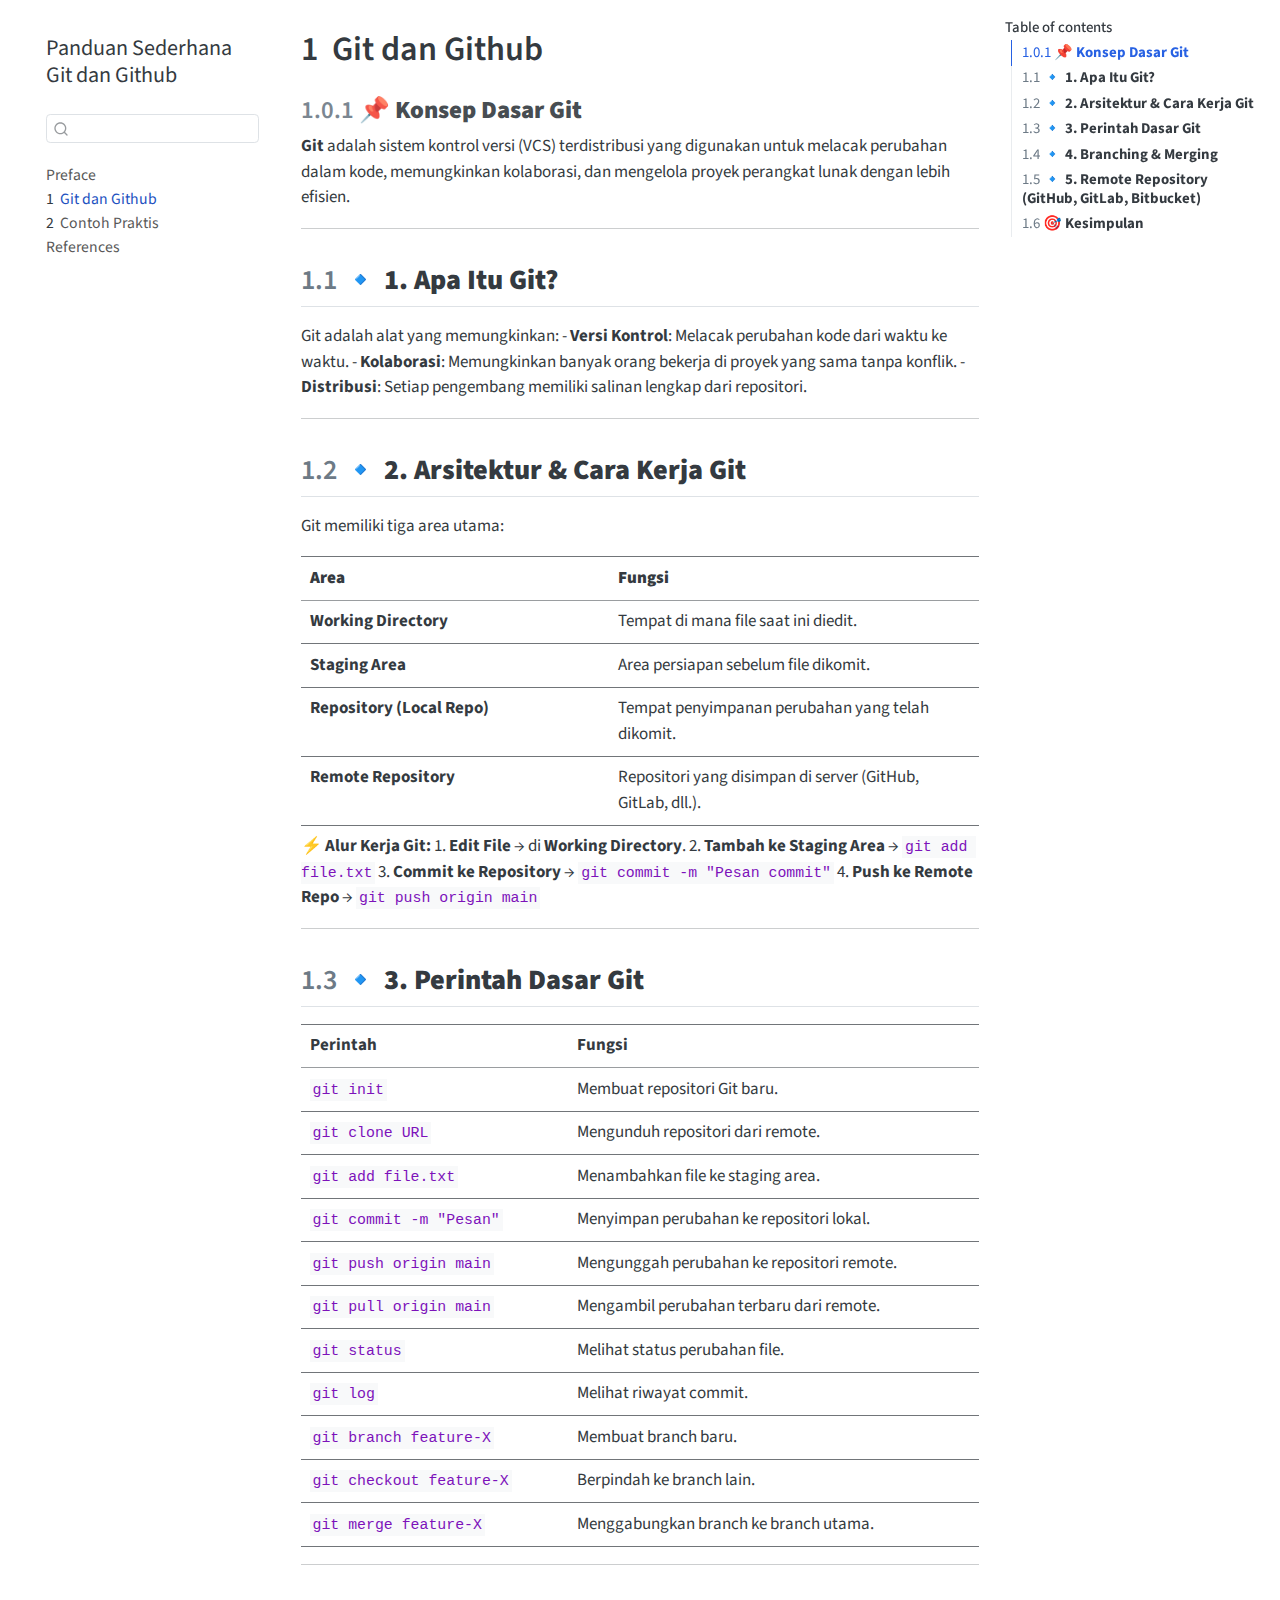
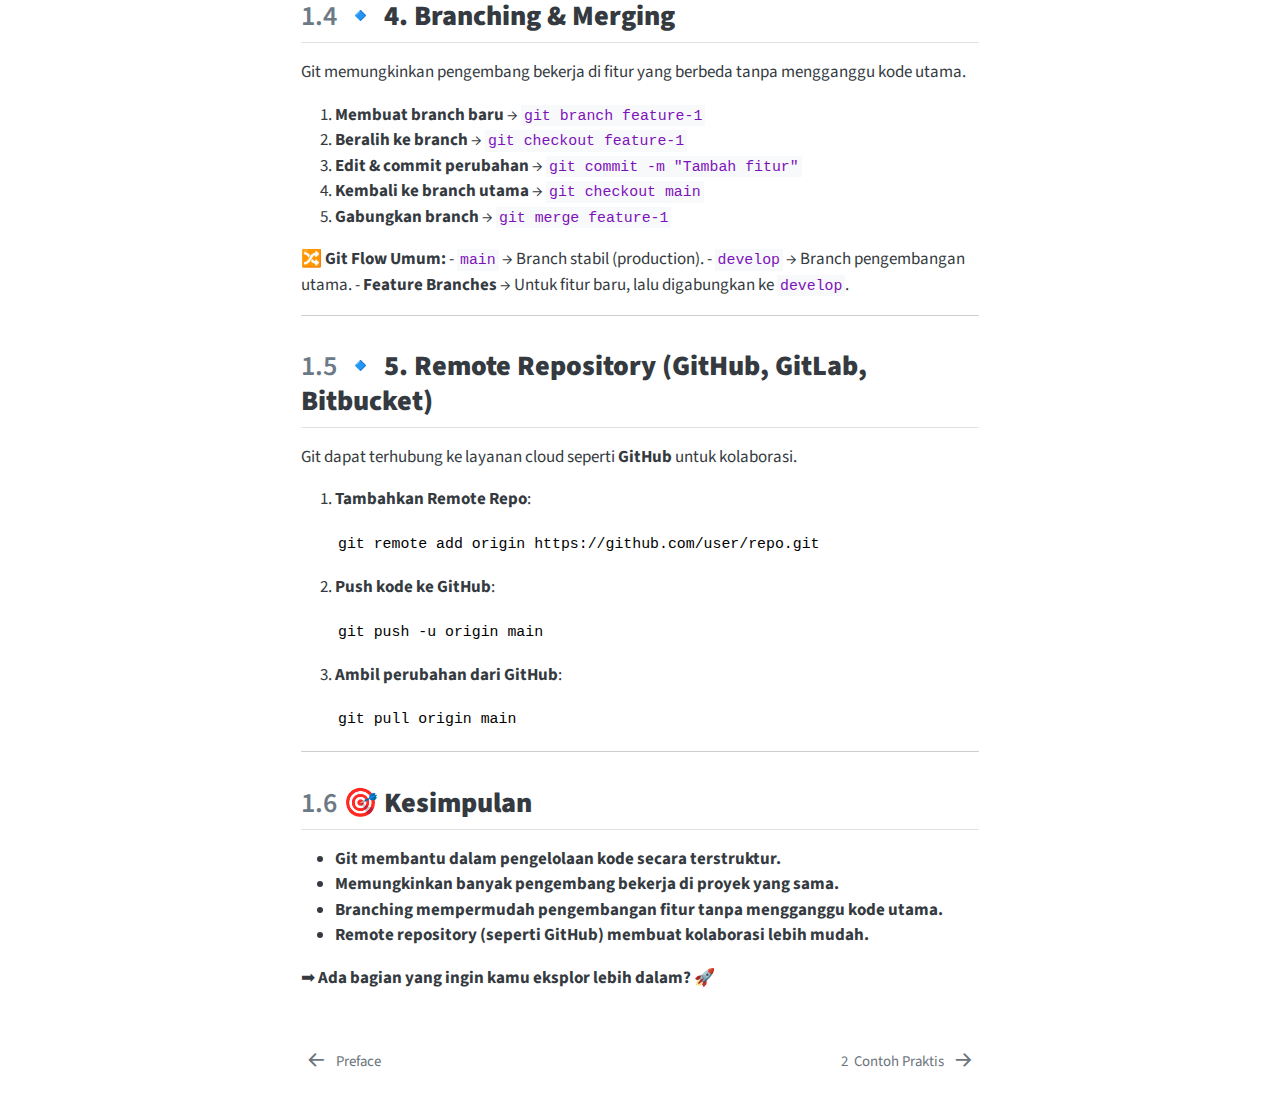
<file: about-git/_book/intro.html>
<!DOCTYPE html>
<html xmlns="http://www.w3.org/1999/xhtml" lang="en" xml:lang="en"><head>

<meta charset="utf-8">
<meta name="generator" content="quarto-1.6.33">

<meta name="viewport" content="width=device-width, initial-scale=1.0, user-scalable=yes">


<title>1&nbsp; Git dan Github – Panduan Sederhana Git dan Github</title>
<style>
code{white-space: pre-wrap;}
span.smallcaps{font-variant: small-caps;}
div.columns{display: flex; gap: min(4vw, 1.5em);}
div.column{flex: auto; overflow-x: auto;}
div.hanging-indent{margin-left: 1.5em; text-indent: -1.5em;}
ul.task-list{list-style: none;}
ul.task-list li input[type="checkbox"] {
  width: 0.8em;
  margin: 0 0.8em 0.2em -1em; /* quarto-specific, see https://github.com/quarto-dev/quarto-cli/issues/4556 */ 
  vertical-align: middle;
}
</style>


<script src="site_libs/quarto-nav/quarto-nav.js"></script>
<script src="site_libs/quarto-nav/headroom.min.js"></script>
<script src="site_libs/clipboard/clipboard.min.js"></script>
<script src="site_libs/quarto-search/autocomplete.umd.js"></script>
<script src="site_libs/quarto-search/fuse.min.js"></script>
<script src="site_libs/quarto-search/quarto-search.js"></script>
<meta name="quarto:offset" content="./">
<link href="./summary.html" rel="next">
<link href="./index.html" rel="prev">
<script src="site_libs/quarto-html/quarto.js"></script>
<script src="site_libs/quarto-html/popper.min.js"></script>
<script src="site_libs/quarto-html/tippy.umd.min.js"></script>
<script src="site_libs/quarto-html/anchor.min.js"></script>
<link href="site_libs/quarto-html/tippy.css" rel="stylesheet">
<link href="site_libs/quarto-html/quarto-syntax-highlighting-07ba0ad10f5680c660e360ac31d2f3b6.css" rel="stylesheet" id="quarto-text-highlighting-styles">
<script src="site_libs/bootstrap/bootstrap.min.js"></script>
<link href="site_libs/bootstrap/bootstrap-icons.css" rel="stylesheet">
<link href="site_libs/bootstrap/bootstrap-3d950d6bd3fa0e9daa71a88aa3cb2bbc.min.css" rel="stylesheet" append-hash="true" id="quarto-bootstrap" data-mode="light">
<script id="quarto-search-options" type="application/json">{
  "location": "sidebar",
  "copy-button": false,
  "collapse-after": 3,
  "panel-placement": "start",
  "type": "textbox",
  "limit": 50,
  "keyboard-shortcut": [
    "f",
    "/",
    "s"
  ],
  "show-item-context": false,
  "language": {
    "search-no-results-text": "No results",
    "search-matching-documents-text": "matching documents",
    "search-copy-link-title": "Copy link to search",
    "search-hide-matches-text": "Hide additional matches",
    "search-more-match-text": "more match in this document",
    "search-more-matches-text": "more matches in this document",
    "search-clear-button-title": "Clear",
    "search-text-placeholder": "",
    "search-detached-cancel-button-title": "Cancel",
    "search-submit-button-title": "Submit",
    "search-label": "Search"
  }
}</script>


</head>

<body class="nav-sidebar floating">

<div id="quarto-search-results"></div>
  <header id="quarto-header" class="headroom fixed-top">
  <nav class="quarto-secondary-nav">
    <div class="container-fluid d-flex">
      <button type="button" class="quarto-btn-toggle btn" data-bs-toggle="collapse" role="button" data-bs-target=".quarto-sidebar-collapse-item" aria-controls="quarto-sidebar" aria-expanded="false" aria-label="Toggle sidebar navigation" onclick="if (window.quartoToggleHeadroom) { window.quartoToggleHeadroom(); }">
        <i class="bi bi-layout-text-sidebar-reverse"></i>
      </button>
        <nav class="quarto-page-breadcrumbs" aria-label="breadcrumb"><ol class="breadcrumb"><li class="breadcrumb-item"><a href="./intro.html"><span class="chapter-number">1</span>&nbsp; <span class="chapter-title">Git dan Github</span></a></li></ol></nav>
        <a class="flex-grow-1" role="navigation" data-bs-toggle="collapse" data-bs-target=".quarto-sidebar-collapse-item" aria-controls="quarto-sidebar" aria-expanded="false" aria-label="Toggle sidebar navigation" onclick="if (window.quartoToggleHeadroom) { window.quartoToggleHeadroom(); }">      
        </a>
      <button type="button" class="btn quarto-search-button" aria-label="Search" onclick="window.quartoOpenSearch();">
        <i class="bi bi-search"></i>
      </button>
    </div>
  </nav>
</header>
<!-- content -->
<div id="quarto-content" class="quarto-container page-columns page-rows-contents page-layout-article">
<!-- sidebar -->
  <nav id="quarto-sidebar" class="sidebar collapse collapse-horizontal quarto-sidebar-collapse-item sidebar-navigation floating overflow-auto">
    <div class="pt-lg-2 mt-2 text-left sidebar-header">
    <div class="sidebar-title mb-0 py-0">
      <a href="./">Panduan Sederhana Git dan Github</a> 
    </div>
      </div>
        <div class="mt-2 flex-shrink-0 align-items-center">
        <div class="sidebar-search">
        <div id="quarto-search" class="" title="Search"></div>
        </div>
        </div>
    <div class="sidebar-menu-container"> 
    <ul class="list-unstyled mt-1">
        <li class="sidebar-item">
  <div class="sidebar-item-container"> 
  <a href="./index.html" class="sidebar-item-text sidebar-link">
 <span class="menu-text">Preface</span></a>
  </div>
</li>
        <li class="sidebar-item">
  <div class="sidebar-item-container"> 
  <a href="./intro.html" class="sidebar-item-text sidebar-link active">
 <span class="menu-text"><span class="chapter-number">1</span>&nbsp; <span class="chapter-title">Git dan Github</span></span></a>
  </div>
</li>
        <li class="sidebar-item">
  <div class="sidebar-item-container"> 
  <a href="./summary.html" class="sidebar-item-text sidebar-link">
 <span class="menu-text"><span class="chapter-number">2</span>&nbsp; <span class="chapter-title">Contoh Praktis</span></span></a>
  </div>
</li>
        <li class="sidebar-item">
  <div class="sidebar-item-container"> 
  <a href="./references.html" class="sidebar-item-text sidebar-link">
 <span class="menu-text">References</span></a>
  </div>
</li>
    </ul>
    </div>
</nav>
<div id="quarto-sidebar-glass" class="quarto-sidebar-collapse-item" data-bs-toggle="collapse" data-bs-target=".quarto-sidebar-collapse-item"></div>
<!-- margin-sidebar -->
    <div id="quarto-margin-sidebar" class="sidebar margin-sidebar">
        <nav id="TOC" role="doc-toc" class="toc-active">
    <h2 id="toc-title">Table of contents</h2>
   
  <ul>
  <li><a href="#konsep-dasar-git" id="toc-konsep-dasar-git" class="nav-link active" data-scroll-target="#konsep-dasar-git"><span class="header-section-number">1.0.1</span> 📌 <strong>Konsep Dasar Git</strong></a></li>
  <li><a href="#apa-itu-git" id="toc-apa-itu-git" class="nav-link" data-scroll-target="#apa-itu-git"><span class="header-section-number">1.1</span> 🔹 <strong>1. Apa Itu Git?</strong></a></li>
  <li><a href="#arsitektur-cara-kerja-git" id="toc-arsitektur-cara-kerja-git" class="nav-link" data-scroll-target="#arsitektur-cara-kerja-git"><span class="header-section-number">1.2</span> 🔹 <strong>2. Arsitektur &amp; Cara Kerja Git</strong></a></li>
  <li><a href="#perintah-dasar-git" id="toc-perintah-dasar-git" class="nav-link" data-scroll-target="#perintah-dasar-git"><span class="header-section-number">1.3</span> 🔹 <strong>3. Perintah Dasar Git</strong></a></li>
  <li><a href="#branching-merging" id="toc-branching-merging" class="nav-link" data-scroll-target="#branching-merging"><span class="header-section-number">1.4</span> 🔹 <strong>4. Branching &amp; Merging</strong></a></li>
  <li><a href="#remote-repository-github-gitlab-bitbucket" id="toc-remote-repository-github-gitlab-bitbucket" class="nav-link" data-scroll-target="#remote-repository-github-gitlab-bitbucket"><span class="header-section-number">1.5</span> 🔹 <strong>5. Remote Repository (GitHub, GitLab, Bitbucket)</strong></a></li>
  <li><a href="#kesimpulan" id="toc-kesimpulan" class="nav-link" data-scroll-target="#kesimpulan"><span class="header-section-number">1.6</span> 🎯 <strong>Kesimpulan</strong></a></li>
  </ul>
</nav>
    </div>
<!-- main -->
<main class="content" id="quarto-document-content">

<header id="title-block-header" class="quarto-title-block default">
<div class="quarto-title">
<h1 class="title"><span class="chapter-number">1</span>&nbsp; <span class="chapter-title">Git dan Github</span></h1>
</div>



<div class="quarto-title-meta">

    
  
    
  </div>
  


</header>


<section id="konsep-dasar-git" class="level3" data-number="1.0.1">
<h3 data-number="1.0.1" class="anchored" data-anchor-id="konsep-dasar-git"><span class="header-section-number">1.0.1</span> 📌 <strong>Konsep Dasar Git</strong></h3>
<p><strong>Git</strong> adalah sistem kontrol versi (VCS) terdistribusi yang digunakan untuk melacak perubahan dalam kode, memungkinkan kolaborasi, dan mengelola proyek perangkat lunak dengan lebih efisien.</p>
<hr>
</section>
<section id="apa-itu-git" class="level2" data-number="1.1">
<h2 data-number="1.1" class="anchored" data-anchor-id="apa-itu-git"><span class="header-section-number">1.1</span> 🔹 <strong>1. Apa Itu Git?</strong></h2>
<p>Git adalah alat yang memungkinkan: - <strong>Versi Kontrol</strong>: Melacak perubahan kode dari waktu ke waktu. - <strong>Kolaborasi</strong>: Memungkinkan banyak orang bekerja di proyek yang sama tanpa konflik. - <strong>Distribusi</strong>: Setiap pengembang memiliki salinan lengkap dari repositori.</p>
<hr>
</section>
<section id="arsitektur-cara-kerja-git" class="level2" data-number="1.2">
<h2 data-number="1.2" class="anchored" data-anchor-id="arsitektur-cara-kerja-git"><span class="header-section-number">1.2</span> 🔹 <strong>2. Arsitektur &amp; Cara Kerja Git</strong></h2>
<p>Git memiliki tiga area utama:</p>
<table class="caption-top table">
<colgroup>
<col style="width: 45%">
<col style="width: 54%">
</colgroup>
<thead>
<tr class="header">
<th><strong>Area</strong></th>
<th><strong>Fungsi</strong></th>
</tr>
</thead>
<tbody>
<tr class="odd">
<td><strong>Working Directory</strong></td>
<td>Tempat di mana file saat ini diedit.</td>
</tr>
<tr class="even">
<td><strong>Staging Area</strong></td>
<td>Area persiapan sebelum file dikomit.</td>
</tr>
<tr class="odd">
<td><strong>Repository (Local Repo)</strong></td>
<td>Tempat penyimpanan perubahan yang telah dikomit.</td>
</tr>
<tr class="even">
<td><strong>Remote Repository</strong></td>
<td>Repositori yang disimpan di server (GitHub, GitLab, dll.).</td>
</tr>
</tbody>
</table>
<p>⚡ <strong>Alur Kerja Git:</strong> 1. <strong>Edit File</strong> → di <strong>Working Directory</strong>. 2. <strong>Tambah ke Staging Area</strong> → <code>git add file.txt</code> 3. <strong>Commit ke Repository</strong> → <code>git commit -m "Pesan commit"</code> 4. <strong>Push ke Remote Repo</strong> → <code>git push origin main</code></p>
<hr>
</section>
<section id="perintah-dasar-git" class="level2" data-number="1.3">
<h2 data-number="1.3" class="anchored" data-anchor-id="perintah-dasar-git"><span class="header-section-number">1.3</span> 🔹 <strong>3. Perintah Dasar Git</strong></h2>
<table class="caption-top table">
<thead>
<tr class="header">
<th>Perintah</th>
<th>Fungsi</th>
</tr>
</thead>
<tbody>
<tr class="odd">
<td><code>git init</code></td>
<td>Membuat repositori Git baru.</td>
</tr>
<tr class="even">
<td><code>git clone URL</code></td>
<td>Mengunduh repositori dari remote.</td>
</tr>
<tr class="odd">
<td><code>git add file.txt</code></td>
<td>Menambahkan file ke staging area.</td>
</tr>
<tr class="even">
<td><code>git commit -m "Pesan"</code></td>
<td>Menyimpan perubahan ke repositori lokal.</td>
</tr>
<tr class="odd">
<td><code>git push origin main</code></td>
<td>Mengunggah perubahan ke repositori remote.</td>
</tr>
<tr class="even">
<td><code>git pull origin main</code></td>
<td>Mengambil perubahan terbaru dari remote.</td>
</tr>
<tr class="odd">
<td><code>git status</code></td>
<td>Melihat status perubahan file.</td>
</tr>
<tr class="even">
<td><code>git log</code></td>
<td>Melihat riwayat commit.</td>
</tr>
<tr class="odd">
<td><code>git branch feature-X</code></td>
<td>Membuat branch baru.</td>
</tr>
<tr class="even">
<td><code>git checkout feature-X</code></td>
<td>Berpindah ke branch lain.</td>
</tr>
<tr class="odd">
<td><code>git merge feature-X</code></td>
<td>Menggabungkan branch ke branch utama.</td>
</tr>
</tbody>
</table>
<hr>
</section>
<section id="branching-merging" class="level2" data-number="1.4">
<h2 data-number="1.4" class="anchored" data-anchor-id="branching-merging"><span class="header-section-number">1.4</span> 🔹 <strong>4. Branching &amp; Merging</strong></h2>
<p>Git memungkinkan pengembang bekerja di fitur yang berbeda tanpa mengganggu kode utama.</p>
<ol type="1">
<li><strong>Membuat branch baru</strong> → <code>git branch feature-1</code></li>
<li><strong>Beralih ke branch</strong> → <code>git checkout feature-1</code></li>
<li><strong>Edit &amp; commit perubahan</strong> → <code>git commit -m "Tambah fitur"</code></li>
<li><strong>Kembali ke branch utama</strong> → <code>git checkout main</code></li>
<li><strong>Gabungkan branch</strong> → <code>git merge feature-1</code></li>
</ol>
<p><strong>🔀 Git Flow Umum:</strong> - <strong><code>main</code></strong> → Branch stabil (production). - <strong><code>develop</code></strong> → Branch pengembangan utama. - <strong>Feature Branches</strong> → Untuk fitur baru, lalu digabungkan ke <code>develop</code>.</p>
<hr>
</section>
<section id="remote-repository-github-gitlab-bitbucket" class="level2" data-number="1.5">
<h2 data-number="1.5" class="anchored" data-anchor-id="remote-repository-github-gitlab-bitbucket"><span class="header-section-number">1.5</span> 🔹 <strong>5. Remote Repository (GitHub, GitLab, Bitbucket)</strong></h2>
<p>Git dapat terhubung ke layanan cloud seperti <strong>GitHub</strong> untuk kolaborasi.</p>
<ol type="1">
<li><p><strong>Tambahkan Remote Repo</strong>:</p>
<pre><code>git remote add origin https://github.com/user/repo.git</code></pre></li>
<li><p><strong>Push kode ke GitHub</strong>:</p>
<pre><code>git push -u origin main</code></pre></li>
<li><p><strong>Ambil perubahan dari GitHub</strong>:</p>
<pre><code>git pull origin main</code></pre></li>
</ol>
<hr>
</section>
<section id="kesimpulan" class="level2" data-number="1.6">
<h2 data-number="1.6" class="anchored" data-anchor-id="kesimpulan"><span class="header-section-number">1.6</span> 🎯 <strong>Kesimpulan</strong></h2>
<ul>
<li><strong>Git membantu dalam pengelolaan kode secara terstruktur.</strong></li>
<li><strong>Memungkinkan banyak pengembang bekerja di proyek yang sama.</strong></li>
<li><strong>Branching mempermudah pengembangan fitur tanpa mengganggu kode utama.</strong></li>
<li><strong>Remote repository (seperti GitHub) membuat kolaborasi lebih mudah.</strong></li>
</ul>
<p>➡ <strong>Ada bagian yang ingin kamu eksplor lebih dalam?</strong> 🚀</p>


</section>

</main> <!-- /main -->
<script id="quarto-html-after-body" type="application/javascript">
window.document.addEventListener("DOMContentLoaded", function (event) {
  const toggleBodyColorMode = (bsSheetEl) => {
    const mode = bsSheetEl.getAttribute("data-mode");
    const bodyEl = window.document.querySelector("body");
    if (mode === "dark") {
      bodyEl.classList.add("quarto-dark");
      bodyEl.classList.remove("quarto-light");
    } else {
      bodyEl.classList.add("quarto-light");
      bodyEl.classList.remove("quarto-dark");
    }
  }
  const toggleBodyColorPrimary = () => {
    const bsSheetEl = window.document.querySelector("link#quarto-bootstrap");
    if (bsSheetEl) {
      toggleBodyColorMode(bsSheetEl);
    }
  }
  toggleBodyColorPrimary();  
  const icon = "";
  const anchorJS = new window.AnchorJS();
  anchorJS.options = {
    placement: 'right',
    icon: icon
  };
  anchorJS.add('.anchored');
  const isCodeAnnotation = (el) => {
    for (const clz of el.classList) {
      if (clz.startsWith('code-annotation-')) {                     
        return true;
      }
    }
    return false;
  }
  const onCopySuccess = function(e) {
    // button target
    const button = e.trigger;
    // don't keep focus
    button.blur();
    // flash "checked"
    button.classList.add('code-copy-button-checked');
    var currentTitle = button.getAttribute("title");
    button.setAttribute("title", "Copied!");
    let tooltip;
    if (window.bootstrap) {
      button.setAttribute("data-bs-toggle", "tooltip");
      button.setAttribute("data-bs-placement", "left");
      button.setAttribute("data-bs-title", "Copied!");
      tooltip = new bootstrap.Tooltip(button, 
        { trigger: "manual", 
          customClass: "code-copy-button-tooltip",
          offset: [0, -8]});
      tooltip.show();    
    }
    setTimeout(function() {
      if (tooltip) {
        tooltip.hide();
        button.removeAttribute("data-bs-title");
        button.removeAttribute("data-bs-toggle");
        button.removeAttribute("data-bs-placement");
      }
      button.setAttribute("title", currentTitle);
      button.classList.remove('code-copy-button-checked');
    }, 1000);
    // clear code selection
    e.clearSelection();
  }
  const getTextToCopy = function(trigger) {
      const codeEl = trigger.previousElementSibling.cloneNode(true);
      for (const childEl of codeEl.children) {
        if (isCodeAnnotation(childEl)) {
          childEl.remove();
        }
      }
      return codeEl.innerText;
  }
  const clipboard = new window.ClipboardJS('.code-copy-button:not([data-in-quarto-modal])', {
    text: getTextToCopy
  });
  clipboard.on('success', onCopySuccess);
  if (window.document.getElementById('quarto-embedded-source-code-modal')) {
    // For code content inside modals, clipBoardJS needs to be initialized with a container option
    // TODO: Check when it could be a function (https://github.com/zenorocha/clipboard.js/issues/860)
    const clipboardModal = new window.ClipboardJS('.code-copy-button[data-in-quarto-modal]', {
      text: getTextToCopy,
      container: window.document.getElementById('quarto-embedded-source-code-modal')
    });
    clipboardModal.on('success', onCopySuccess);
  }
    var localhostRegex = new RegExp(/^(?:http|https):\/\/localhost\:?[0-9]*\//);
    var mailtoRegex = new RegExp(/^mailto:/);
      var filterRegex = new RegExp('/' + window.location.host + '/');
    var isInternal = (href) => {
        return filterRegex.test(href) || localhostRegex.test(href) || mailtoRegex.test(href);
    }
    // Inspect non-navigation links and adorn them if external
 	var links = window.document.querySelectorAll('a[href]:not(.nav-link):not(.navbar-brand):not(.toc-action):not(.sidebar-link):not(.sidebar-item-toggle):not(.pagination-link):not(.no-external):not([aria-hidden]):not(.dropdown-item):not(.quarto-navigation-tool):not(.about-link)');
    for (var i=0; i<links.length; i++) {
      const link = links[i];
      if (!isInternal(link.href)) {
        // undo the damage that might have been done by quarto-nav.js in the case of
        // links that we want to consider external
        if (link.dataset.originalHref !== undefined) {
          link.href = link.dataset.originalHref;
        }
      }
    }
  function tippyHover(el, contentFn, onTriggerFn, onUntriggerFn) {
    const config = {
      allowHTML: true,
      maxWidth: 500,
      delay: 100,
      arrow: false,
      appendTo: function(el) {
          return el.parentElement;
      },
      interactive: true,
      interactiveBorder: 10,
      theme: 'quarto',
      placement: 'bottom-start',
    };
    if (contentFn) {
      config.content = contentFn;
    }
    if (onTriggerFn) {
      config.onTrigger = onTriggerFn;
    }
    if (onUntriggerFn) {
      config.onUntrigger = onUntriggerFn;
    }
    window.tippy(el, config); 
  }
  const noterefs = window.document.querySelectorAll('a[role="doc-noteref"]');
  for (var i=0; i<noterefs.length; i++) {
    const ref = noterefs[i];
    tippyHover(ref, function() {
      // use id or data attribute instead here
      let href = ref.getAttribute('data-footnote-href') || ref.getAttribute('href');
      try { href = new URL(href).hash; } catch {}
      const id = href.replace(/^#\/?/, "");
      const note = window.document.getElementById(id);
      if (note) {
        return note.innerHTML;
      } else {
        return "";
      }
    });
  }
  const xrefs = window.document.querySelectorAll('a.quarto-xref');
  const processXRef = (id, note) => {
    // Strip column container classes
    const stripColumnClz = (el) => {
      el.classList.remove("page-full", "page-columns");
      if (el.children) {
        for (const child of el.children) {
          stripColumnClz(child);
        }
      }
    }
    stripColumnClz(note)
    if (id === null || id.startsWith('sec-')) {
      // Special case sections, only their first couple elements
      const container = document.createElement("div");
      if (note.children && note.children.length > 2) {
        container.appendChild(note.children[0].cloneNode(true));
        for (let i = 1; i < note.children.length; i++) {
          const child = note.children[i];
          if (child.tagName === "P" && child.innerText === "") {
            continue;
          } else {
            container.appendChild(child.cloneNode(true));
            break;
          }
        }
        if (window.Quarto?.typesetMath) {
          window.Quarto.typesetMath(container);
        }
        return container.innerHTML
      } else {
        if (window.Quarto?.typesetMath) {
          window.Quarto.typesetMath(note);
        }
        return note.innerHTML;
      }
    } else {
      // Remove any anchor links if they are present
      const anchorLink = note.querySelector('a.anchorjs-link');
      if (anchorLink) {
        anchorLink.remove();
      }
      if (window.Quarto?.typesetMath) {
        window.Quarto.typesetMath(note);
      }
      // TODO in 1.5, we should make sure this works without a callout special case
      if (note.classList.contains("callout")) {
        return note.outerHTML;
      } else {
        return note.innerHTML;
      }
    }
  }
  for (var i=0; i<xrefs.length; i++) {
    const xref = xrefs[i];
    tippyHover(xref, undefined, function(instance) {
      instance.disable();
      let url = xref.getAttribute('href');
      let hash = undefined; 
      if (url.startsWith('#')) {
        hash = url;
      } else {
        try { hash = new URL(url).hash; } catch {}
      }
      if (hash) {
        const id = hash.replace(/^#\/?/, "");
        const note = window.document.getElementById(id);
        if (note !== null) {
          try {
            const html = processXRef(id, note.cloneNode(true));
            instance.setContent(html);
          } finally {
            instance.enable();
            instance.show();
          }
        } else {
          // See if we can fetch this
          fetch(url.split('#')[0])
          .then(res => res.text())
          .then(html => {
            const parser = new DOMParser();
            const htmlDoc = parser.parseFromString(html, "text/html");
            const note = htmlDoc.getElementById(id);
            if (note !== null) {
              const html = processXRef(id, note);
              instance.setContent(html);
            } 
          }).finally(() => {
            instance.enable();
            instance.show();
          });
        }
      } else {
        // See if we can fetch a full url (with no hash to target)
        // This is a special case and we should probably do some content thinning / targeting
        fetch(url)
        .then(res => res.text())
        .then(html => {
          const parser = new DOMParser();
          const htmlDoc = parser.parseFromString(html, "text/html");
          const note = htmlDoc.querySelector('main.content');
          if (note !== null) {
            // This should only happen for chapter cross references
            // (since there is no id in the URL)
            // remove the first header
            if (note.children.length > 0 && note.children[0].tagName === "HEADER") {
              note.children[0].remove();
            }
            const html = processXRef(null, note);
            instance.setContent(html);
          } 
        }).finally(() => {
          instance.enable();
          instance.show();
        });
      }
    }, function(instance) {
    });
  }
      let selectedAnnoteEl;
      const selectorForAnnotation = ( cell, annotation) => {
        let cellAttr = 'data-code-cell="' + cell + '"';
        let lineAttr = 'data-code-annotation="' +  annotation + '"';
        const selector = 'span[' + cellAttr + '][' + lineAttr + ']';
        return selector;
      }
      const selectCodeLines = (annoteEl) => {
        const doc = window.document;
        const targetCell = annoteEl.getAttribute("data-target-cell");
        const targetAnnotation = annoteEl.getAttribute("data-target-annotation");
        const annoteSpan = window.document.querySelector(selectorForAnnotation(targetCell, targetAnnotation));
        const lines = annoteSpan.getAttribute("data-code-lines").split(",");
        const lineIds = lines.map((line) => {
          return targetCell + "-" + line;
        })
        let top = null;
        let height = null;
        let parent = null;
        if (lineIds.length > 0) {
            //compute the position of the single el (top and bottom and make a div)
            const el = window.document.getElementById(lineIds[0]);
            top = el.offsetTop;
            height = el.offsetHeight;
            parent = el.parentElement.parentElement;
          if (lineIds.length > 1) {
            const lastEl = window.document.getElementById(lineIds[lineIds.length - 1]);
            const bottom = lastEl.offsetTop + lastEl.offsetHeight;
            height = bottom - top;
          }
          if (top !== null && height !== null && parent !== null) {
            // cook up a div (if necessary) and position it 
            let div = window.document.getElementById("code-annotation-line-highlight");
            if (div === null) {
              div = window.document.createElement("div");
              div.setAttribute("id", "code-annotation-line-highlight");
              div.style.position = 'absolute';
              parent.appendChild(div);
            }
            div.style.top = top - 2 + "px";
            div.style.height = height + 4 + "px";
            div.style.left = 0;
            let gutterDiv = window.document.getElementById("code-annotation-line-highlight-gutter");
            if (gutterDiv === null) {
              gutterDiv = window.document.createElement("div");
              gutterDiv.setAttribute("id", "code-annotation-line-highlight-gutter");
              gutterDiv.style.position = 'absolute';
              const codeCell = window.document.getElementById(targetCell);
              const gutter = codeCell.querySelector('.code-annotation-gutter');
              gutter.appendChild(gutterDiv);
            }
            gutterDiv.style.top = top - 2 + "px";
            gutterDiv.style.height = height + 4 + "px";
          }
          selectedAnnoteEl = annoteEl;
        }
      };
      const unselectCodeLines = () => {
        const elementsIds = ["code-annotation-line-highlight", "code-annotation-line-highlight-gutter"];
        elementsIds.forEach((elId) => {
          const div = window.document.getElementById(elId);
          if (div) {
            div.remove();
          }
        });
        selectedAnnoteEl = undefined;
      };
        // Handle positioning of the toggle
    window.addEventListener(
      "resize",
      throttle(() => {
        elRect = undefined;
        if (selectedAnnoteEl) {
          selectCodeLines(selectedAnnoteEl);
        }
      }, 10)
    );
    function throttle(fn, ms) {
    let throttle = false;
    let timer;
      return (...args) => {
        if(!throttle) { // first call gets through
            fn.apply(this, args);
            throttle = true;
        } else { // all the others get throttled
            if(timer) clearTimeout(timer); // cancel #2
            timer = setTimeout(() => {
              fn.apply(this, args);
              timer = throttle = false;
            }, ms);
        }
      };
    }
      // Attach click handler to the DT
      const annoteDls = window.document.querySelectorAll('dt[data-target-cell]');
      for (const annoteDlNode of annoteDls) {
        annoteDlNode.addEventListener('click', (event) => {
          const clickedEl = event.target;
          if (clickedEl !== selectedAnnoteEl) {
            unselectCodeLines();
            const activeEl = window.document.querySelector('dt[data-target-cell].code-annotation-active');
            if (activeEl) {
              activeEl.classList.remove('code-annotation-active');
            }
            selectCodeLines(clickedEl);
            clickedEl.classList.add('code-annotation-active');
          } else {
            // Unselect the line
            unselectCodeLines();
            clickedEl.classList.remove('code-annotation-active');
          }
        });
      }
  const findCites = (el) => {
    const parentEl = el.parentElement;
    if (parentEl) {
      const cites = parentEl.dataset.cites;
      if (cites) {
        return {
          el,
          cites: cites.split(' ')
        };
      } else {
        return findCites(el.parentElement)
      }
    } else {
      return undefined;
    }
  };
  var bibliorefs = window.document.querySelectorAll('a[role="doc-biblioref"]');
  for (var i=0; i<bibliorefs.length; i++) {
    const ref = bibliorefs[i];
    const citeInfo = findCites(ref);
    if (citeInfo) {
      tippyHover(citeInfo.el, function() {
        var popup = window.document.createElement('div');
        citeInfo.cites.forEach(function(cite) {
          var citeDiv = window.document.createElement('div');
          citeDiv.classList.add('hanging-indent');
          citeDiv.classList.add('csl-entry');
          var biblioDiv = window.document.getElementById('ref-' + cite);
          if (biblioDiv) {
            citeDiv.innerHTML = biblioDiv.innerHTML;
          }
          popup.appendChild(citeDiv);
        });
        return popup.innerHTML;
      });
    }
  }
});
</script>
<nav class="page-navigation">
  <div class="nav-page nav-page-previous">
      <a href="./index.html" class="pagination-link" aria-label="Preface">
        <i class="bi bi-arrow-left-short"></i> <span class="nav-page-text">Preface</span>
      </a>          
  </div>
  <div class="nav-page nav-page-next">
      <a href="./summary.html" class="pagination-link" aria-label="Contoh Praktis">
        <span class="nav-page-text"><span class="chapter-number">2</span>&nbsp; <span class="chapter-title">Contoh Praktis</span></span> <i class="bi bi-arrow-right-short"></i>
      </a>
  </div>
</nav>
</div> <!-- /content -->




</body></html>
</file>
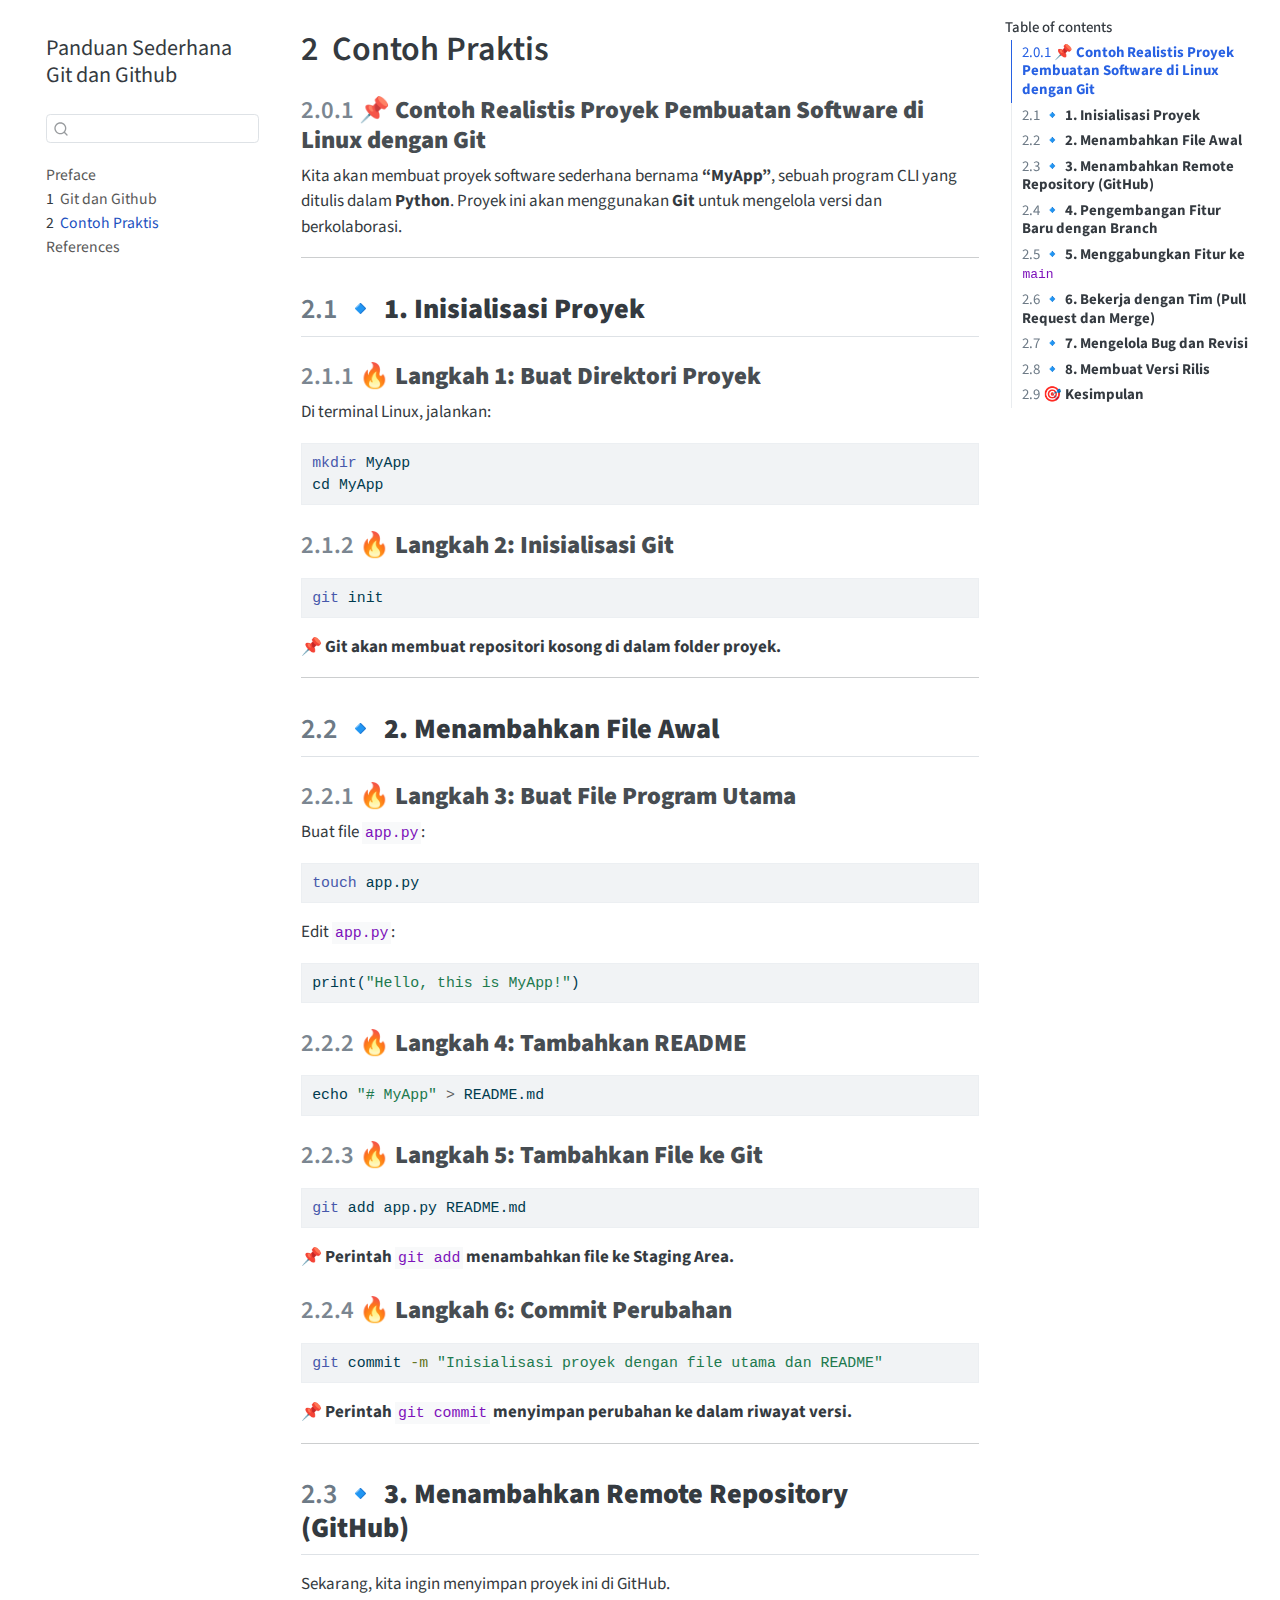
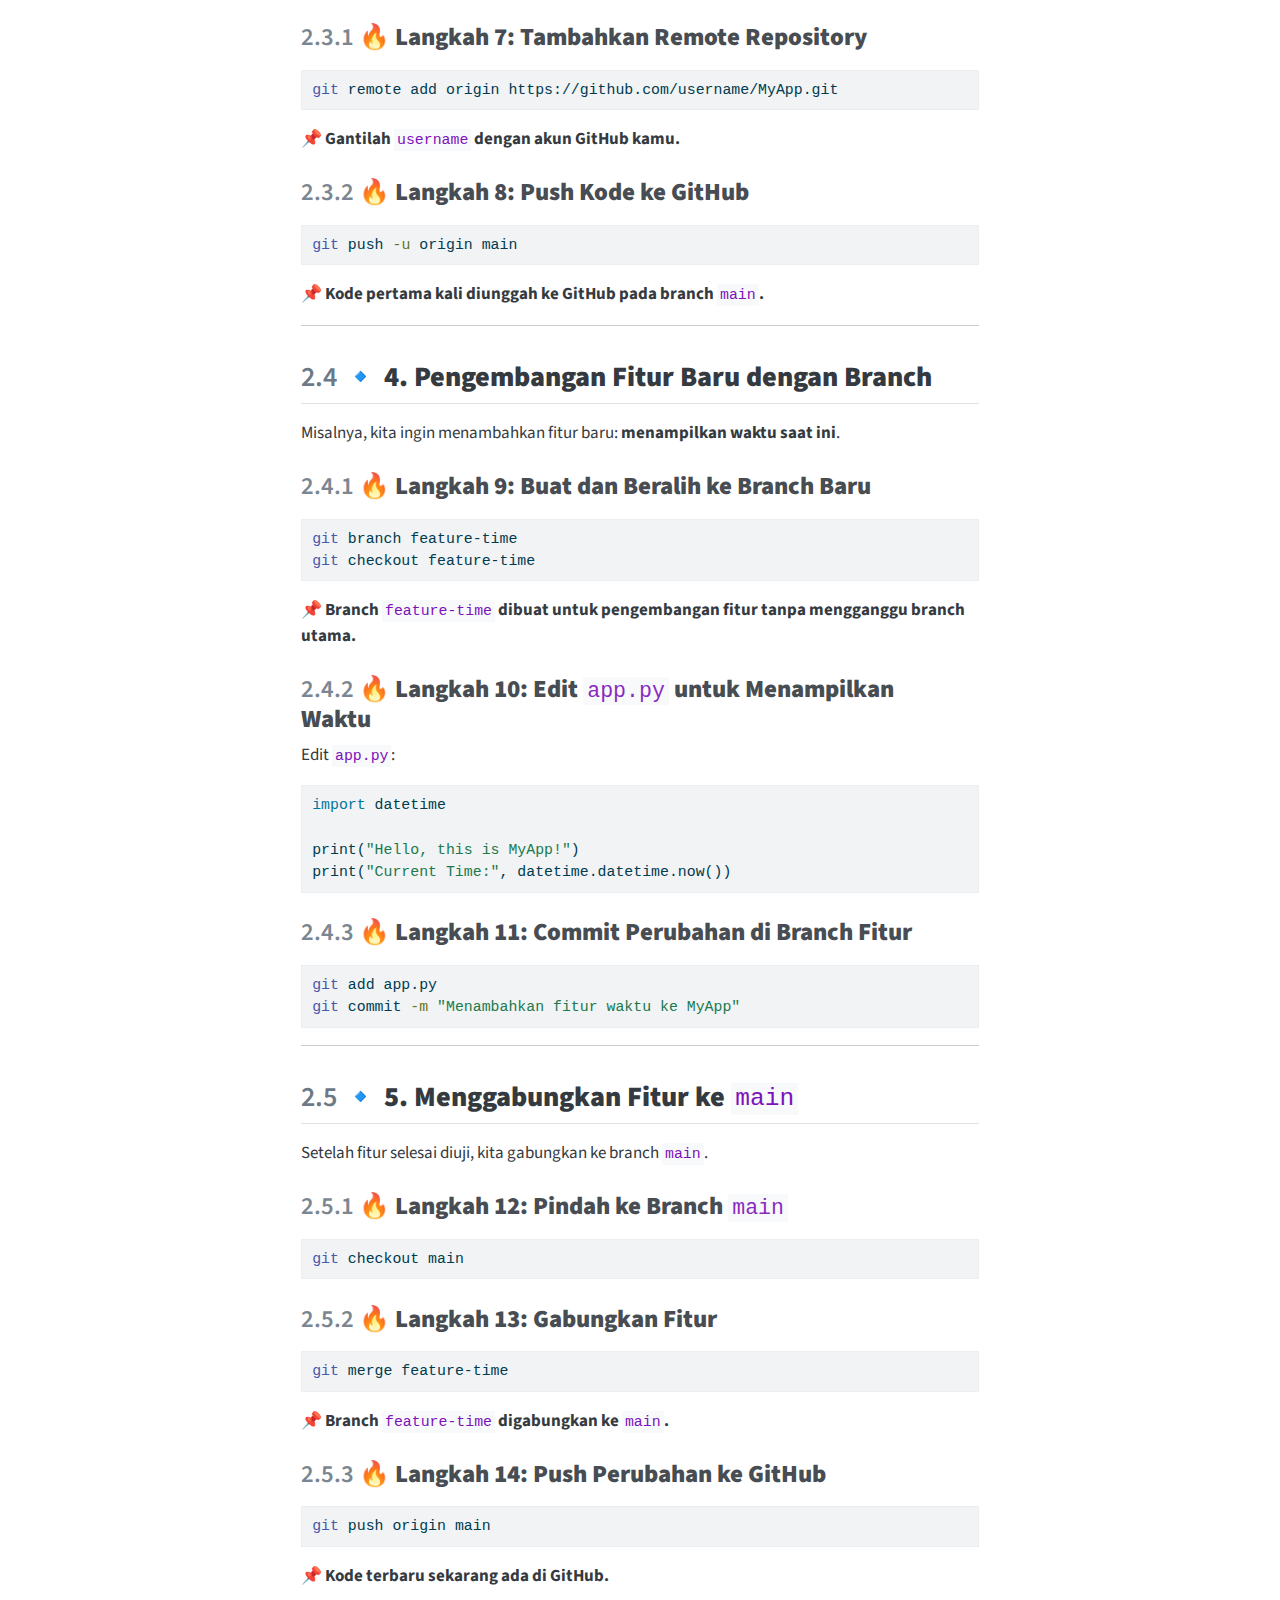
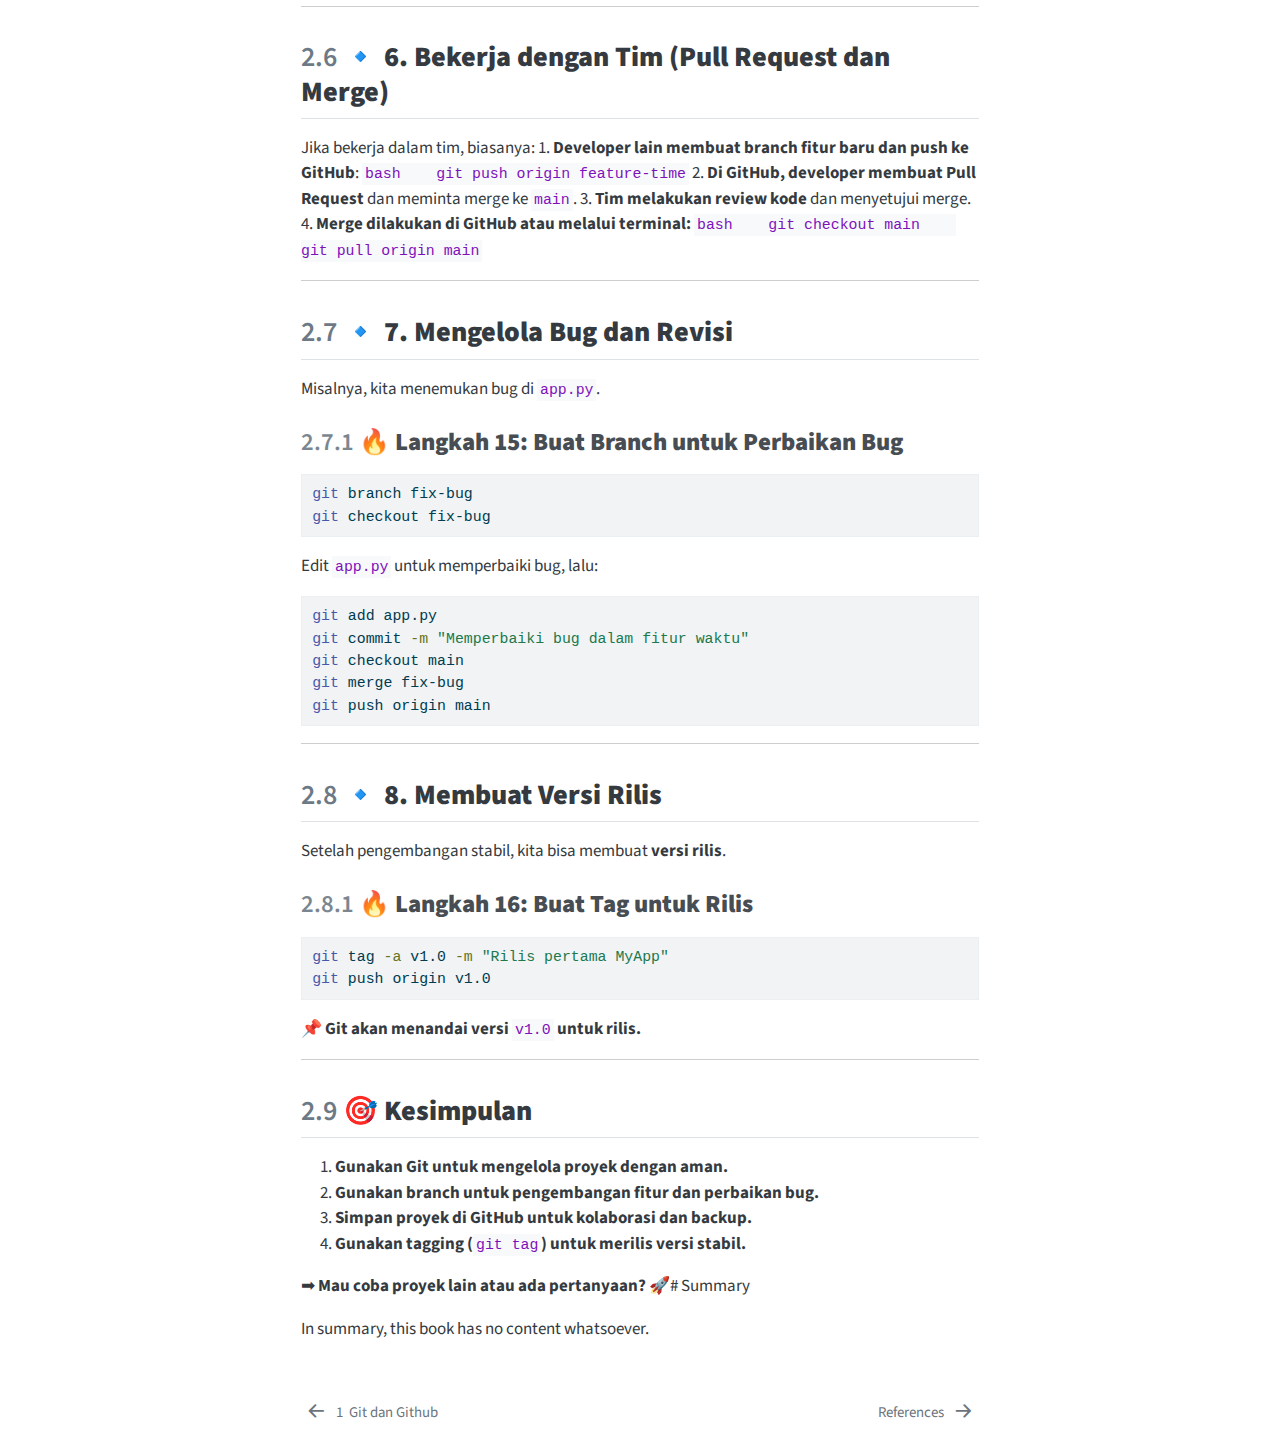
<file: about-git/_book/summary.html>
<!DOCTYPE html>
<html xmlns="http://www.w3.org/1999/xhtml" lang="en" xml:lang="en"><head>

<meta charset="utf-8">
<meta name="generator" content="quarto-1.6.33">

<meta name="viewport" content="width=device-width, initial-scale=1.0, user-scalable=yes">


<title>2&nbsp; Contoh Praktis – Panduan Sederhana Git dan Github</title>
<style>
code{white-space: pre-wrap;}
span.smallcaps{font-variant: small-caps;}
div.columns{display: flex; gap: min(4vw, 1.5em);}
div.column{flex: auto; overflow-x: auto;}
div.hanging-indent{margin-left: 1.5em; text-indent: -1.5em;}
ul.task-list{list-style: none;}
ul.task-list li input[type="checkbox"] {
  width: 0.8em;
  margin: 0 0.8em 0.2em -1em; /* quarto-specific, see https://github.com/quarto-dev/quarto-cli/issues/4556 */ 
  vertical-align: middle;
}
/* CSS for syntax highlighting */
pre > code.sourceCode { white-space: pre; position: relative; }
pre > code.sourceCode > span { line-height: 1.25; }
pre > code.sourceCode > span:empty { height: 1.2em; }
.sourceCode { overflow: visible; }
code.sourceCode > span { color: inherit; text-decoration: inherit; }
div.sourceCode { margin: 1em 0; }
pre.sourceCode { margin: 0; }
@media screen {
div.sourceCode { overflow: auto; }
}
@media print {
pre > code.sourceCode { white-space: pre-wrap; }
pre > code.sourceCode > span { display: inline-block; text-indent: -5em; padding-left: 5em; }
}
pre.numberSource code
  { counter-reset: source-line 0; }
pre.numberSource code > span
  { position: relative; left: -4em; counter-increment: source-line; }
pre.numberSource code > span > a:first-child::before
  { content: counter(source-line);
    position: relative; left: -1em; text-align: right; vertical-align: baseline;
    border: none; display: inline-block;
    -webkit-touch-callout: none; -webkit-user-select: none;
    -khtml-user-select: none; -moz-user-select: none;
    -ms-user-select: none; user-select: none;
    padding: 0 4px; width: 4em;
  }
pre.numberSource { margin-left: 3em;  padding-left: 4px; }
div.sourceCode
  {   }
@media screen {
pre > code.sourceCode > span > a:first-child::before { text-decoration: underline; }
}
</style>


<script src="site_libs/quarto-nav/quarto-nav.js"></script>
<script src="site_libs/quarto-nav/headroom.min.js"></script>
<script src="site_libs/clipboard/clipboard.min.js"></script>
<script src="site_libs/quarto-search/autocomplete.umd.js"></script>
<script src="site_libs/quarto-search/fuse.min.js"></script>
<script src="site_libs/quarto-search/quarto-search.js"></script>
<meta name="quarto:offset" content="./">
<link href="./references.html" rel="next">
<link href="./intro.html" rel="prev">
<script src="site_libs/quarto-html/quarto.js"></script>
<script src="site_libs/quarto-html/popper.min.js"></script>
<script src="site_libs/quarto-html/tippy.umd.min.js"></script>
<script src="site_libs/quarto-html/anchor.min.js"></script>
<link href="site_libs/quarto-html/tippy.css" rel="stylesheet">
<link href="site_libs/quarto-html/quarto-syntax-highlighting-07ba0ad10f5680c660e360ac31d2f3b6.css" rel="stylesheet" id="quarto-text-highlighting-styles">
<script src="site_libs/bootstrap/bootstrap.min.js"></script>
<link href="site_libs/bootstrap/bootstrap-icons.css" rel="stylesheet">
<link href="site_libs/bootstrap/bootstrap-3d950d6bd3fa0e9daa71a88aa3cb2bbc.min.css" rel="stylesheet" append-hash="true" id="quarto-bootstrap" data-mode="light">
<script id="quarto-search-options" type="application/json">{
  "location": "sidebar",
  "copy-button": false,
  "collapse-after": 3,
  "panel-placement": "start",
  "type": "textbox",
  "limit": 50,
  "keyboard-shortcut": [
    "f",
    "/",
    "s"
  ],
  "show-item-context": false,
  "language": {
    "search-no-results-text": "No results",
    "search-matching-documents-text": "matching documents",
    "search-copy-link-title": "Copy link to search",
    "search-hide-matches-text": "Hide additional matches",
    "search-more-match-text": "more match in this document",
    "search-more-matches-text": "more matches in this document",
    "search-clear-button-title": "Clear",
    "search-text-placeholder": "",
    "search-detached-cancel-button-title": "Cancel",
    "search-submit-button-title": "Submit",
    "search-label": "Search"
  }
}</script>


</head>

<body class="nav-sidebar floating">

<div id="quarto-search-results"></div>
  <header id="quarto-header" class="headroom fixed-top">
  <nav class="quarto-secondary-nav">
    <div class="container-fluid d-flex">
      <button type="button" class="quarto-btn-toggle btn" data-bs-toggle="collapse" role="button" data-bs-target=".quarto-sidebar-collapse-item" aria-controls="quarto-sidebar" aria-expanded="false" aria-label="Toggle sidebar navigation" onclick="if (window.quartoToggleHeadroom) { window.quartoToggleHeadroom(); }">
        <i class="bi bi-layout-text-sidebar-reverse"></i>
      </button>
        <nav class="quarto-page-breadcrumbs" aria-label="breadcrumb"><ol class="breadcrumb"><li class="breadcrumb-item"><a href="./summary.html"><span class="chapter-number">2</span>&nbsp; <span class="chapter-title">Contoh Praktis</span></a></li></ol></nav>
        <a class="flex-grow-1" role="navigation" data-bs-toggle="collapse" data-bs-target=".quarto-sidebar-collapse-item" aria-controls="quarto-sidebar" aria-expanded="false" aria-label="Toggle sidebar navigation" onclick="if (window.quartoToggleHeadroom) { window.quartoToggleHeadroom(); }">      
        </a>
      <button type="button" class="btn quarto-search-button" aria-label="Search" onclick="window.quartoOpenSearch();">
        <i class="bi bi-search"></i>
      </button>
    </div>
  </nav>
</header>
<!-- content -->
<div id="quarto-content" class="quarto-container page-columns page-rows-contents page-layout-article">
<!-- sidebar -->
  <nav id="quarto-sidebar" class="sidebar collapse collapse-horizontal quarto-sidebar-collapse-item sidebar-navigation floating overflow-auto">
    <div class="pt-lg-2 mt-2 text-left sidebar-header">
    <div class="sidebar-title mb-0 py-0">
      <a href="./">Panduan Sederhana Git dan Github</a> 
    </div>
      </div>
        <div class="mt-2 flex-shrink-0 align-items-center">
        <div class="sidebar-search">
        <div id="quarto-search" class="" title="Search"></div>
        </div>
        </div>
    <div class="sidebar-menu-container"> 
    <ul class="list-unstyled mt-1">
        <li class="sidebar-item">
  <div class="sidebar-item-container"> 
  <a href="./index.html" class="sidebar-item-text sidebar-link">
 <span class="menu-text">Preface</span></a>
  </div>
</li>
        <li class="sidebar-item">
  <div class="sidebar-item-container"> 
  <a href="./intro.html" class="sidebar-item-text sidebar-link">
 <span class="menu-text"><span class="chapter-number">1</span>&nbsp; <span class="chapter-title">Git dan Github</span></span></a>
  </div>
</li>
        <li class="sidebar-item">
  <div class="sidebar-item-container"> 
  <a href="./summary.html" class="sidebar-item-text sidebar-link active">
 <span class="menu-text"><span class="chapter-number">2</span>&nbsp; <span class="chapter-title">Contoh Praktis</span></span></a>
  </div>
</li>
        <li class="sidebar-item">
  <div class="sidebar-item-container"> 
  <a href="./references.html" class="sidebar-item-text sidebar-link">
 <span class="menu-text">References</span></a>
  </div>
</li>
    </ul>
    </div>
</nav>
<div id="quarto-sidebar-glass" class="quarto-sidebar-collapse-item" data-bs-toggle="collapse" data-bs-target=".quarto-sidebar-collapse-item"></div>
<!-- margin-sidebar -->
    <div id="quarto-margin-sidebar" class="sidebar margin-sidebar">
        <nav id="TOC" role="doc-toc" class="toc-active">
    <h2 id="toc-title">Table of contents</h2>
   
  <ul>
  <li><a href="#contoh-realistis-proyek-pembuatan-software-di-linux-dengan-git" id="toc-contoh-realistis-proyek-pembuatan-software-di-linux-dengan-git" class="nav-link active" data-scroll-target="#contoh-realistis-proyek-pembuatan-software-di-linux-dengan-git"><span class="header-section-number">2.0.1</span> 📌 <strong>Contoh Realistis Proyek Pembuatan Software di Linux dengan Git</strong></a></li>
  <li><a href="#inisialisasi-proyek" id="toc-inisialisasi-proyek" class="nav-link" data-scroll-target="#inisialisasi-proyek"><span class="header-section-number">2.1</span> 🔹 <strong>1. Inisialisasi Proyek</strong></a>
  <ul class="collapse">
  <li><a href="#langkah-1-buat-direktori-proyek" id="toc-langkah-1-buat-direktori-proyek" class="nav-link" data-scroll-target="#langkah-1-buat-direktori-proyek"><span class="header-section-number">2.1.1</span> 🔥 <strong>Langkah 1: Buat Direktori Proyek</strong></a></li>
  <li><a href="#langkah-2-inisialisasi-git" id="toc-langkah-2-inisialisasi-git" class="nav-link" data-scroll-target="#langkah-2-inisialisasi-git"><span class="header-section-number">2.1.2</span> 🔥 <strong>Langkah 2: Inisialisasi Git</strong></a></li>
  </ul></li>
  <li><a href="#menambahkan-file-awal" id="toc-menambahkan-file-awal" class="nav-link" data-scroll-target="#menambahkan-file-awal"><span class="header-section-number">2.2</span> 🔹 <strong>2. Menambahkan File Awal</strong></a>
  <ul class="collapse">
  <li><a href="#langkah-3-buat-file-program-utama" id="toc-langkah-3-buat-file-program-utama" class="nav-link" data-scroll-target="#langkah-3-buat-file-program-utama"><span class="header-section-number">2.2.1</span> 🔥 <strong>Langkah 3: Buat File Program Utama</strong></a></li>
  <li><a href="#langkah-4-tambahkan-readme" id="toc-langkah-4-tambahkan-readme" class="nav-link" data-scroll-target="#langkah-4-tambahkan-readme"><span class="header-section-number">2.2.2</span> 🔥 <strong>Langkah 4: Tambahkan README</strong></a></li>
  <li><a href="#langkah-5-tambahkan-file-ke-git" id="toc-langkah-5-tambahkan-file-ke-git" class="nav-link" data-scroll-target="#langkah-5-tambahkan-file-ke-git"><span class="header-section-number">2.2.3</span> 🔥 <strong>Langkah 5: Tambahkan File ke Git</strong></a></li>
  <li><a href="#langkah-6-commit-perubahan" id="toc-langkah-6-commit-perubahan" class="nav-link" data-scroll-target="#langkah-6-commit-perubahan"><span class="header-section-number">2.2.4</span> 🔥 <strong>Langkah 6: Commit Perubahan</strong></a></li>
  </ul></li>
  <li><a href="#menambahkan-remote-repository-github" id="toc-menambahkan-remote-repository-github" class="nav-link" data-scroll-target="#menambahkan-remote-repository-github"><span class="header-section-number">2.3</span> 🔹 <strong>3. Menambahkan Remote Repository (GitHub)</strong></a>
  <ul class="collapse">
  <li><a href="#langkah-7-tambahkan-remote-repository" id="toc-langkah-7-tambahkan-remote-repository" class="nav-link" data-scroll-target="#langkah-7-tambahkan-remote-repository"><span class="header-section-number">2.3.1</span> 🔥 <strong>Langkah 7: Tambahkan Remote Repository</strong></a></li>
  <li><a href="#langkah-8-push-kode-ke-github" id="toc-langkah-8-push-kode-ke-github" class="nav-link" data-scroll-target="#langkah-8-push-kode-ke-github"><span class="header-section-number">2.3.2</span> 🔥 <strong>Langkah 8: Push Kode ke GitHub</strong></a></li>
  </ul></li>
  <li><a href="#pengembangan-fitur-baru-dengan-branch" id="toc-pengembangan-fitur-baru-dengan-branch" class="nav-link" data-scroll-target="#pengembangan-fitur-baru-dengan-branch"><span class="header-section-number">2.4</span> 🔹 <strong>4. Pengembangan Fitur Baru dengan Branch</strong></a>
  <ul class="collapse">
  <li><a href="#langkah-9-buat-dan-beralih-ke-branch-baru" id="toc-langkah-9-buat-dan-beralih-ke-branch-baru" class="nav-link" data-scroll-target="#langkah-9-buat-dan-beralih-ke-branch-baru"><span class="header-section-number">2.4.1</span> 🔥 <strong>Langkah 9: Buat dan Beralih ke Branch Baru</strong></a></li>
  <li><a href="#langkah-10-edit-app.py-untuk-menampilkan-waktu" id="toc-langkah-10-edit-app.py-untuk-menampilkan-waktu" class="nav-link" data-scroll-target="#langkah-10-edit-app.py-untuk-menampilkan-waktu"><span class="header-section-number">2.4.2</span> 🔥 <strong>Langkah 10: Edit <code>app.py</code> untuk Menampilkan Waktu</strong></a></li>
  <li><a href="#langkah-11-commit-perubahan-di-branch-fitur" id="toc-langkah-11-commit-perubahan-di-branch-fitur" class="nav-link" data-scroll-target="#langkah-11-commit-perubahan-di-branch-fitur"><span class="header-section-number">2.4.3</span> 🔥 <strong>Langkah 11: Commit Perubahan di Branch Fitur</strong></a></li>
  </ul></li>
  <li><a href="#menggabungkan-fitur-ke-main" id="toc-menggabungkan-fitur-ke-main" class="nav-link" data-scroll-target="#menggabungkan-fitur-ke-main"><span class="header-section-number">2.5</span> 🔹 <strong>5. Menggabungkan Fitur ke <code>main</code></strong></a>
  <ul class="collapse">
  <li><a href="#langkah-12-pindah-ke-branch-main" id="toc-langkah-12-pindah-ke-branch-main" class="nav-link" data-scroll-target="#langkah-12-pindah-ke-branch-main"><span class="header-section-number">2.5.1</span> 🔥 <strong>Langkah 12: Pindah ke Branch <code>main</code></strong></a></li>
  <li><a href="#langkah-13-gabungkan-fitur" id="toc-langkah-13-gabungkan-fitur" class="nav-link" data-scroll-target="#langkah-13-gabungkan-fitur"><span class="header-section-number">2.5.2</span> 🔥 <strong>Langkah 13: Gabungkan Fitur</strong></a></li>
  <li><a href="#langkah-14-push-perubahan-ke-github" id="toc-langkah-14-push-perubahan-ke-github" class="nav-link" data-scroll-target="#langkah-14-push-perubahan-ke-github"><span class="header-section-number">2.5.3</span> 🔥 <strong>Langkah 14: Push Perubahan ke GitHub</strong></a></li>
  </ul></li>
  <li><a href="#bekerja-dengan-tim-pull-request-dan-merge" id="toc-bekerja-dengan-tim-pull-request-dan-merge" class="nav-link" data-scroll-target="#bekerja-dengan-tim-pull-request-dan-merge"><span class="header-section-number">2.6</span> 🔹 <strong>6. Bekerja dengan Tim (Pull Request dan Merge)</strong></a></li>
  <li><a href="#mengelola-bug-dan-revisi" id="toc-mengelola-bug-dan-revisi" class="nav-link" data-scroll-target="#mengelola-bug-dan-revisi"><span class="header-section-number">2.7</span> 🔹 <strong>7. Mengelola Bug dan Revisi</strong></a>
  <ul class="collapse">
  <li><a href="#langkah-15-buat-branch-untuk-perbaikan-bug" id="toc-langkah-15-buat-branch-untuk-perbaikan-bug" class="nav-link" data-scroll-target="#langkah-15-buat-branch-untuk-perbaikan-bug"><span class="header-section-number">2.7.1</span> 🔥 <strong>Langkah 15: Buat Branch untuk Perbaikan Bug</strong></a></li>
  </ul></li>
  <li><a href="#membuat-versi-rilis" id="toc-membuat-versi-rilis" class="nav-link" data-scroll-target="#membuat-versi-rilis"><span class="header-section-number">2.8</span> 🔹 <strong>8. Membuat Versi Rilis</strong></a>
  <ul class="collapse">
  <li><a href="#langkah-16-buat-tag-untuk-rilis" id="toc-langkah-16-buat-tag-untuk-rilis" class="nav-link" data-scroll-target="#langkah-16-buat-tag-untuk-rilis"><span class="header-section-number">2.8.1</span> 🔥 <strong>Langkah 16: Buat Tag untuk Rilis</strong></a></li>
  </ul></li>
  <li><a href="#kesimpulan" id="toc-kesimpulan" class="nav-link" data-scroll-target="#kesimpulan"><span class="header-section-number">2.9</span> 🎯 <strong>Kesimpulan</strong></a></li>
  </ul>
</nav>
    </div>
<!-- main -->
<main class="content" id="quarto-document-content">

<header id="title-block-header" class="quarto-title-block default">
<div class="quarto-title">
<h1 class="title"><span class="chapter-number">2</span>&nbsp; <span class="chapter-title">Contoh Praktis</span></h1>
</div>



<div class="quarto-title-meta">

    
  
    
  </div>
  


</header>


<section id="contoh-realistis-proyek-pembuatan-software-di-linux-dengan-git" class="level3" data-number="2.0.1">
<h3 data-number="2.0.1" class="anchored" data-anchor-id="contoh-realistis-proyek-pembuatan-software-di-linux-dengan-git"><span class="header-section-number">2.0.1</span> 📌 <strong>Contoh Realistis Proyek Pembuatan Software di Linux dengan Git</strong></h3>
<p>Kita akan membuat proyek software sederhana bernama <strong>“MyApp”</strong>, sebuah program CLI yang ditulis dalam <strong>Python</strong>. Proyek ini akan menggunakan <strong>Git</strong> untuk mengelola versi dan berkolaborasi.</p>
<hr>
</section>
<section id="inisialisasi-proyek" class="level2" data-number="2.1">
<h2 data-number="2.1" class="anchored" data-anchor-id="inisialisasi-proyek"><span class="header-section-number">2.1</span> 🔹 <strong>1. Inisialisasi Proyek</strong></h2>
<section id="langkah-1-buat-direktori-proyek" class="level3" data-number="2.1.1">
<h3 data-number="2.1.1" class="anchored" data-anchor-id="langkah-1-buat-direktori-proyek"><span class="header-section-number">2.1.1</span> 🔥 <strong>Langkah 1: Buat Direktori Proyek</strong></h3>
<p>Di terminal Linux, jalankan:</p>
<div class="sourceCode" id="cb1"><pre class="sourceCode bash code-with-copy"><code class="sourceCode bash"><span id="cb1-1"><a href="#cb1-1" aria-hidden="true" tabindex="-1"></a><span class="fu">mkdir</span> MyApp</span>
<span id="cb1-2"><a href="#cb1-2" aria-hidden="true" tabindex="-1"></a><span class="bu">cd</span> MyApp</span></code><button title="Copy to Clipboard" class="code-copy-button"><i class="bi"></i></button></pre></div>
</section>
<section id="langkah-2-inisialisasi-git" class="level3" data-number="2.1.2">
<h3 data-number="2.1.2" class="anchored" data-anchor-id="langkah-2-inisialisasi-git"><span class="header-section-number">2.1.2</span> 🔥 <strong>Langkah 2: Inisialisasi Git</strong></h3>
<div class="sourceCode" id="cb2"><pre class="sourceCode bash code-with-copy"><code class="sourceCode bash"><span id="cb2-1"><a href="#cb2-1" aria-hidden="true" tabindex="-1"></a><span class="fu">git</span> init</span></code><button title="Copy to Clipboard" class="code-copy-button"><i class="bi"></i></button></pre></div>
<p>📌 <strong>Git akan membuat repositori kosong di dalam folder proyek.</strong></p>
<hr>
</section>
</section>
<section id="menambahkan-file-awal" class="level2" data-number="2.2">
<h2 data-number="2.2" class="anchored" data-anchor-id="menambahkan-file-awal"><span class="header-section-number">2.2</span> 🔹 <strong>2. Menambahkan File Awal</strong></h2>
<section id="langkah-3-buat-file-program-utama" class="level3" data-number="2.2.1">
<h3 data-number="2.2.1" class="anchored" data-anchor-id="langkah-3-buat-file-program-utama"><span class="header-section-number">2.2.1</span> 🔥 <strong>Langkah 3: Buat File Program Utama</strong></h3>
<p>Buat file <code>app.py</code>:</p>
<div class="sourceCode" id="cb3"><pre class="sourceCode bash code-with-copy"><code class="sourceCode bash"><span id="cb3-1"><a href="#cb3-1" aria-hidden="true" tabindex="-1"></a><span class="fu">touch</span> app.py</span></code><button title="Copy to Clipboard" class="code-copy-button"><i class="bi"></i></button></pre></div>
<p>Edit <code>app.py</code>:</p>
<div class="sourceCode" id="cb4"><pre class="sourceCode python code-with-copy"><code class="sourceCode python"><span id="cb4-1"><a href="#cb4-1" aria-hidden="true" tabindex="-1"></a><span class="bu">print</span>(<span class="st">"Hello, this is MyApp!"</span>)</span></code><button title="Copy to Clipboard" class="code-copy-button"><i class="bi"></i></button></pre></div>
</section>
<section id="langkah-4-tambahkan-readme" class="level3" data-number="2.2.2">
<h3 data-number="2.2.2" class="anchored" data-anchor-id="langkah-4-tambahkan-readme"><span class="header-section-number">2.2.2</span> 🔥 <strong>Langkah 4: Tambahkan README</strong></h3>
<div class="sourceCode" id="cb5"><pre class="sourceCode bash code-with-copy"><code class="sourceCode bash"><span id="cb5-1"><a href="#cb5-1" aria-hidden="true" tabindex="-1"></a><span class="bu">echo</span> <span class="st">"# MyApp"</span> <span class="op">&gt;</span> README.md</span></code><button title="Copy to Clipboard" class="code-copy-button"><i class="bi"></i></button></pre></div>
</section>
<section id="langkah-5-tambahkan-file-ke-git" class="level3" data-number="2.2.3">
<h3 data-number="2.2.3" class="anchored" data-anchor-id="langkah-5-tambahkan-file-ke-git"><span class="header-section-number">2.2.3</span> 🔥 <strong>Langkah 5: Tambahkan File ke Git</strong></h3>
<div class="sourceCode" id="cb6"><pre class="sourceCode bash code-with-copy"><code class="sourceCode bash"><span id="cb6-1"><a href="#cb6-1" aria-hidden="true" tabindex="-1"></a><span class="fu">git</span> add app.py README.md</span></code><button title="Copy to Clipboard" class="code-copy-button"><i class="bi"></i></button></pre></div>
<p>📌 <strong>Perintah <code>git add</code> menambahkan file ke Staging Area.</strong></p>
</section>
<section id="langkah-6-commit-perubahan" class="level3" data-number="2.2.4">
<h3 data-number="2.2.4" class="anchored" data-anchor-id="langkah-6-commit-perubahan"><span class="header-section-number">2.2.4</span> 🔥 <strong>Langkah 6: Commit Perubahan</strong></h3>
<div class="sourceCode" id="cb7"><pre class="sourceCode bash code-with-copy"><code class="sourceCode bash"><span id="cb7-1"><a href="#cb7-1" aria-hidden="true" tabindex="-1"></a><span class="fu">git</span> commit <span class="at">-m</span> <span class="st">"Inisialisasi proyek dengan file utama dan README"</span></span></code><button title="Copy to Clipboard" class="code-copy-button"><i class="bi"></i></button></pre></div>
<p>📌 <strong>Perintah <code>git commit</code> menyimpan perubahan ke dalam riwayat versi.</strong></p>
<hr>
</section>
</section>
<section id="menambahkan-remote-repository-github" class="level2" data-number="2.3">
<h2 data-number="2.3" class="anchored" data-anchor-id="menambahkan-remote-repository-github"><span class="header-section-number">2.3</span> 🔹 <strong>3. Menambahkan Remote Repository (GitHub)</strong></h2>
<p>Sekarang, kita ingin menyimpan proyek ini di GitHub.</p>
<section id="langkah-7-tambahkan-remote-repository" class="level3" data-number="2.3.1">
<h3 data-number="2.3.1" class="anchored" data-anchor-id="langkah-7-tambahkan-remote-repository"><span class="header-section-number">2.3.1</span> 🔥 <strong>Langkah 7: Tambahkan Remote Repository</strong></h3>
<div class="sourceCode" id="cb8"><pre class="sourceCode bash code-with-copy"><code class="sourceCode bash"><span id="cb8-1"><a href="#cb8-1" aria-hidden="true" tabindex="-1"></a><span class="fu">git</span> remote add origin https://github.com/username/MyApp.git</span></code><button title="Copy to Clipboard" class="code-copy-button"><i class="bi"></i></button></pre></div>
<p>📌 <strong>Gantilah <code>username</code> dengan akun GitHub kamu.</strong></p>
</section>
<section id="langkah-8-push-kode-ke-github" class="level3" data-number="2.3.2">
<h3 data-number="2.3.2" class="anchored" data-anchor-id="langkah-8-push-kode-ke-github"><span class="header-section-number">2.3.2</span> 🔥 <strong>Langkah 8: Push Kode ke GitHub</strong></h3>
<div class="sourceCode" id="cb9"><pre class="sourceCode bash code-with-copy"><code class="sourceCode bash"><span id="cb9-1"><a href="#cb9-1" aria-hidden="true" tabindex="-1"></a><span class="fu">git</span> push <span class="at">-u</span> origin main</span></code><button title="Copy to Clipboard" class="code-copy-button"><i class="bi"></i></button></pre></div>
<p>📌 <strong>Kode pertama kali diunggah ke GitHub pada branch <code>main</code>.</strong></p>
<hr>
</section>
</section>
<section id="pengembangan-fitur-baru-dengan-branch" class="level2" data-number="2.4">
<h2 data-number="2.4" class="anchored" data-anchor-id="pengembangan-fitur-baru-dengan-branch"><span class="header-section-number">2.4</span> 🔹 <strong>4. Pengembangan Fitur Baru dengan Branch</strong></h2>
<p>Misalnya, kita ingin menambahkan fitur baru: <strong>menampilkan waktu saat ini</strong>.</p>
<section id="langkah-9-buat-dan-beralih-ke-branch-baru" class="level3" data-number="2.4.1">
<h3 data-number="2.4.1" class="anchored" data-anchor-id="langkah-9-buat-dan-beralih-ke-branch-baru"><span class="header-section-number">2.4.1</span> 🔥 <strong>Langkah 9: Buat dan Beralih ke Branch Baru</strong></h3>
<div class="sourceCode" id="cb10"><pre class="sourceCode bash code-with-copy"><code class="sourceCode bash"><span id="cb10-1"><a href="#cb10-1" aria-hidden="true" tabindex="-1"></a><span class="fu">git</span> branch feature-time</span>
<span id="cb10-2"><a href="#cb10-2" aria-hidden="true" tabindex="-1"></a><span class="fu">git</span> checkout feature-time</span></code><button title="Copy to Clipboard" class="code-copy-button"><i class="bi"></i></button></pre></div>
<p>📌 <strong>Branch <code>feature-time</code> dibuat untuk pengembangan fitur tanpa mengganggu branch utama.</strong></p>
</section>
<section id="langkah-10-edit-app.py-untuk-menampilkan-waktu" class="level3" data-number="2.4.2">
<h3 data-number="2.4.2" class="anchored" data-anchor-id="langkah-10-edit-app.py-untuk-menampilkan-waktu"><span class="header-section-number">2.4.2</span> 🔥 <strong>Langkah 10: Edit <code>app.py</code> untuk Menampilkan Waktu</strong></h3>
<p>Edit <code>app.py</code>:</p>
<div class="sourceCode" id="cb11"><pre class="sourceCode python code-with-copy"><code class="sourceCode python"><span id="cb11-1"><a href="#cb11-1" aria-hidden="true" tabindex="-1"></a><span class="im">import</span> datetime</span>
<span id="cb11-2"><a href="#cb11-2" aria-hidden="true" tabindex="-1"></a></span>
<span id="cb11-3"><a href="#cb11-3" aria-hidden="true" tabindex="-1"></a><span class="bu">print</span>(<span class="st">"Hello, this is MyApp!"</span>)</span>
<span id="cb11-4"><a href="#cb11-4" aria-hidden="true" tabindex="-1"></a><span class="bu">print</span>(<span class="st">"Current Time:"</span>, datetime.datetime.now())</span></code><button title="Copy to Clipboard" class="code-copy-button"><i class="bi"></i></button></pre></div>
</section>
<section id="langkah-11-commit-perubahan-di-branch-fitur" class="level3" data-number="2.4.3">
<h3 data-number="2.4.3" class="anchored" data-anchor-id="langkah-11-commit-perubahan-di-branch-fitur"><span class="header-section-number">2.4.3</span> 🔥 <strong>Langkah 11: Commit Perubahan di Branch Fitur</strong></h3>
<div class="sourceCode" id="cb12"><pre class="sourceCode bash code-with-copy"><code class="sourceCode bash"><span id="cb12-1"><a href="#cb12-1" aria-hidden="true" tabindex="-1"></a><span class="fu">git</span> add app.py</span>
<span id="cb12-2"><a href="#cb12-2" aria-hidden="true" tabindex="-1"></a><span class="fu">git</span> commit <span class="at">-m</span> <span class="st">"Menambahkan fitur waktu ke MyApp"</span></span></code><button title="Copy to Clipboard" class="code-copy-button"><i class="bi"></i></button></pre></div>
<hr>
</section>
</section>
<section id="menggabungkan-fitur-ke-main" class="level2" data-number="2.5">
<h2 data-number="2.5" class="anchored" data-anchor-id="menggabungkan-fitur-ke-main"><span class="header-section-number">2.5</span> 🔹 <strong>5. Menggabungkan Fitur ke <code>main</code></strong></h2>
<p>Setelah fitur selesai diuji, kita gabungkan ke branch <code>main</code>.</p>
<section id="langkah-12-pindah-ke-branch-main" class="level3" data-number="2.5.1">
<h3 data-number="2.5.1" class="anchored" data-anchor-id="langkah-12-pindah-ke-branch-main"><span class="header-section-number">2.5.1</span> 🔥 <strong>Langkah 12: Pindah ke Branch <code>main</code></strong></h3>
<div class="sourceCode" id="cb13"><pre class="sourceCode bash code-with-copy"><code class="sourceCode bash"><span id="cb13-1"><a href="#cb13-1" aria-hidden="true" tabindex="-1"></a><span class="fu">git</span> checkout main</span></code><button title="Copy to Clipboard" class="code-copy-button"><i class="bi"></i></button></pre></div>
</section>
<section id="langkah-13-gabungkan-fitur" class="level3" data-number="2.5.2">
<h3 data-number="2.5.2" class="anchored" data-anchor-id="langkah-13-gabungkan-fitur"><span class="header-section-number">2.5.2</span> 🔥 <strong>Langkah 13: Gabungkan Fitur</strong></h3>
<div class="sourceCode" id="cb14"><pre class="sourceCode bash code-with-copy"><code class="sourceCode bash"><span id="cb14-1"><a href="#cb14-1" aria-hidden="true" tabindex="-1"></a><span class="fu">git</span> merge feature-time</span></code><button title="Copy to Clipboard" class="code-copy-button"><i class="bi"></i></button></pre></div>
<p>📌 <strong>Branch <code>feature-time</code> digabungkan ke <code>main</code>.</strong></p>
</section>
<section id="langkah-14-push-perubahan-ke-github" class="level3" data-number="2.5.3">
<h3 data-number="2.5.3" class="anchored" data-anchor-id="langkah-14-push-perubahan-ke-github"><span class="header-section-number">2.5.3</span> 🔥 <strong>Langkah 14: Push Perubahan ke GitHub</strong></h3>
<div class="sourceCode" id="cb15"><pre class="sourceCode bash code-with-copy"><code class="sourceCode bash"><span id="cb15-1"><a href="#cb15-1" aria-hidden="true" tabindex="-1"></a><span class="fu">git</span> push origin main</span></code><button title="Copy to Clipboard" class="code-copy-button"><i class="bi"></i></button></pre></div>
<p>📌 <strong>Kode terbaru sekarang ada di GitHub.</strong></p>
<hr>
</section>
</section>
<section id="bekerja-dengan-tim-pull-request-dan-merge" class="level2" data-number="2.6">
<h2 data-number="2.6" class="anchored" data-anchor-id="bekerja-dengan-tim-pull-request-dan-merge"><span class="header-section-number">2.6</span> 🔹 <strong>6. Bekerja dengan Tim (Pull Request dan Merge)</strong></h2>
<p>Jika bekerja dalam tim, biasanya: 1. <strong>Developer lain membuat branch fitur baru dan push ke GitHub</strong>: <code>bash    git push origin feature-time</code> 2. <strong>Di GitHub, developer membuat Pull Request</strong> dan meminta merge ke <code>main</code>. 3. <strong>Tim melakukan review kode</strong> dan menyetujui merge. 4. <strong>Merge dilakukan di GitHub atau melalui terminal:</strong> <code>bash    git checkout main    git pull origin main</code></p>
<hr>
</section>
<section id="mengelola-bug-dan-revisi" class="level2" data-number="2.7">
<h2 data-number="2.7" class="anchored" data-anchor-id="mengelola-bug-dan-revisi"><span class="header-section-number">2.7</span> 🔹 <strong>7. Mengelola Bug dan Revisi</strong></h2>
<p>Misalnya, kita menemukan bug di <code>app.py</code>.</p>
<section id="langkah-15-buat-branch-untuk-perbaikan-bug" class="level3" data-number="2.7.1">
<h3 data-number="2.7.1" class="anchored" data-anchor-id="langkah-15-buat-branch-untuk-perbaikan-bug"><span class="header-section-number">2.7.1</span> 🔥 <strong>Langkah 15: Buat Branch untuk Perbaikan Bug</strong></h3>
<div class="sourceCode" id="cb16"><pre class="sourceCode bash code-with-copy"><code class="sourceCode bash"><span id="cb16-1"><a href="#cb16-1" aria-hidden="true" tabindex="-1"></a><span class="fu">git</span> branch fix-bug</span>
<span id="cb16-2"><a href="#cb16-2" aria-hidden="true" tabindex="-1"></a><span class="fu">git</span> checkout fix-bug</span></code><button title="Copy to Clipboard" class="code-copy-button"><i class="bi"></i></button></pre></div>
<p>Edit <code>app.py</code> untuk memperbaiki bug, lalu:</p>
<div class="sourceCode" id="cb17"><pre class="sourceCode bash code-with-copy"><code class="sourceCode bash"><span id="cb17-1"><a href="#cb17-1" aria-hidden="true" tabindex="-1"></a><span class="fu">git</span> add app.py</span>
<span id="cb17-2"><a href="#cb17-2" aria-hidden="true" tabindex="-1"></a><span class="fu">git</span> commit <span class="at">-m</span> <span class="st">"Memperbaiki bug dalam fitur waktu"</span></span>
<span id="cb17-3"><a href="#cb17-3" aria-hidden="true" tabindex="-1"></a><span class="fu">git</span> checkout main</span>
<span id="cb17-4"><a href="#cb17-4" aria-hidden="true" tabindex="-1"></a><span class="fu">git</span> merge fix-bug</span>
<span id="cb17-5"><a href="#cb17-5" aria-hidden="true" tabindex="-1"></a><span class="fu">git</span> push origin main</span></code><button title="Copy to Clipboard" class="code-copy-button"><i class="bi"></i></button></pre></div>
<hr>
</section>
</section>
<section id="membuat-versi-rilis" class="level2" data-number="2.8">
<h2 data-number="2.8" class="anchored" data-anchor-id="membuat-versi-rilis"><span class="header-section-number">2.8</span> 🔹 <strong>8. Membuat Versi Rilis</strong></h2>
<p>Setelah pengembangan stabil, kita bisa membuat <strong>versi rilis</strong>.</p>
<section id="langkah-16-buat-tag-untuk-rilis" class="level3" data-number="2.8.1">
<h3 data-number="2.8.1" class="anchored" data-anchor-id="langkah-16-buat-tag-untuk-rilis"><span class="header-section-number">2.8.1</span> 🔥 <strong>Langkah 16: Buat Tag untuk Rilis</strong></h3>
<div class="sourceCode" id="cb18"><pre class="sourceCode bash code-with-copy"><code class="sourceCode bash"><span id="cb18-1"><a href="#cb18-1" aria-hidden="true" tabindex="-1"></a><span class="fu">git</span> tag <span class="at">-a</span> v1.0 <span class="at">-m</span> <span class="st">"Rilis pertama MyApp"</span></span>
<span id="cb18-2"><a href="#cb18-2" aria-hidden="true" tabindex="-1"></a><span class="fu">git</span> push origin v1.0</span></code><button title="Copy to Clipboard" class="code-copy-button"><i class="bi"></i></button></pre></div>
<p>📌 <strong>Git akan menandai versi <code>v1.0</code> untuk rilis.</strong></p>
<hr>
</section>
</section>
<section id="kesimpulan" class="level2" data-number="2.9">
<h2 data-number="2.9" class="anchored" data-anchor-id="kesimpulan"><span class="header-section-number">2.9</span> 🎯 <strong>Kesimpulan</strong></h2>
<ol type="1">
<li><strong>Gunakan Git untuk mengelola proyek dengan aman.</strong><br>
</li>
<li><strong>Gunakan branch untuk pengembangan fitur dan perbaikan bug.</strong><br>
</li>
<li><strong>Simpan proyek di GitHub untuk kolaborasi dan backup.</strong><br>
</li>
<li><strong>Gunakan tagging (<code>git tag</code>) untuk merilis versi stabil.</strong></li>
</ol>
<p>➡ <strong>Mau coba proyek lain atau ada pertanyaan?</strong> 🚀# Summary</p>
<p>In summary, this book has no content whatsoever.</p>


</section>

</main> <!-- /main -->
<script id="quarto-html-after-body" type="application/javascript">
window.document.addEventListener("DOMContentLoaded", function (event) {
  const toggleBodyColorMode = (bsSheetEl) => {
    const mode = bsSheetEl.getAttribute("data-mode");
    const bodyEl = window.document.querySelector("body");
    if (mode === "dark") {
      bodyEl.classList.add("quarto-dark");
      bodyEl.classList.remove("quarto-light");
    } else {
      bodyEl.classList.add("quarto-light");
      bodyEl.classList.remove("quarto-dark");
    }
  }
  const toggleBodyColorPrimary = () => {
    const bsSheetEl = window.document.querySelector("link#quarto-bootstrap");
    if (bsSheetEl) {
      toggleBodyColorMode(bsSheetEl);
    }
  }
  toggleBodyColorPrimary();  
  const icon = "";
  const anchorJS = new window.AnchorJS();
  anchorJS.options = {
    placement: 'right',
    icon: icon
  };
  anchorJS.add('.anchored');
  const isCodeAnnotation = (el) => {
    for (const clz of el.classList) {
      if (clz.startsWith('code-annotation-')) {                     
        return true;
      }
    }
    return false;
  }
  const onCopySuccess = function(e) {
    // button target
    const button = e.trigger;
    // don't keep focus
    button.blur();
    // flash "checked"
    button.classList.add('code-copy-button-checked');
    var currentTitle = button.getAttribute("title");
    button.setAttribute("title", "Copied!");
    let tooltip;
    if (window.bootstrap) {
      button.setAttribute("data-bs-toggle", "tooltip");
      button.setAttribute("data-bs-placement", "left");
      button.setAttribute("data-bs-title", "Copied!");
      tooltip = new bootstrap.Tooltip(button, 
        { trigger: "manual", 
          customClass: "code-copy-button-tooltip",
          offset: [0, -8]});
      tooltip.show();    
    }
    setTimeout(function() {
      if (tooltip) {
        tooltip.hide();
        button.removeAttribute("data-bs-title");
        button.removeAttribute("data-bs-toggle");
        button.removeAttribute("data-bs-placement");
      }
      button.setAttribute("title", currentTitle);
      button.classList.remove('code-copy-button-checked');
    }, 1000);
    // clear code selection
    e.clearSelection();
  }
  const getTextToCopy = function(trigger) {
      const codeEl = trigger.previousElementSibling.cloneNode(true);
      for (const childEl of codeEl.children) {
        if (isCodeAnnotation(childEl)) {
          childEl.remove();
        }
      }
      return codeEl.innerText;
  }
  const clipboard = new window.ClipboardJS('.code-copy-button:not([data-in-quarto-modal])', {
    text: getTextToCopy
  });
  clipboard.on('success', onCopySuccess);
  if (window.document.getElementById('quarto-embedded-source-code-modal')) {
    // For code content inside modals, clipBoardJS needs to be initialized with a container option
    // TODO: Check when it could be a function (https://github.com/zenorocha/clipboard.js/issues/860)
    const clipboardModal = new window.ClipboardJS('.code-copy-button[data-in-quarto-modal]', {
      text: getTextToCopy,
      container: window.document.getElementById('quarto-embedded-source-code-modal')
    });
    clipboardModal.on('success', onCopySuccess);
  }
    var localhostRegex = new RegExp(/^(?:http|https):\/\/localhost\:?[0-9]*\//);
    var mailtoRegex = new RegExp(/^mailto:/);
      var filterRegex = new RegExp('/' + window.location.host + '/');
    var isInternal = (href) => {
        return filterRegex.test(href) || localhostRegex.test(href) || mailtoRegex.test(href);
    }
    // Inspect non-navigation links and adorn them if external
 	var links = window.document.querySelectorAll('a[href]:not(.nav-link):not(.navbar-brand):not(.toc-action):not(.sidebar-link):not(.sidebar-item-toggle):not(.pagination-link):not(.no-external):not([aria-hidden]):not(.dropdown-item):not(.quarto-navigation-tool):not(.about-link)');
    for (var i=0; i<links.length; i++) {
      const link = links[i];
      if (!isInternal(link.href)) {
        // undo the damage that might have been done by quarto-nav.js in the case of
        // links that we want to consider external
        if (link.dataset.originalHref !== undefined) {
          link.href = link.dataset.originalHref;
        }
      }
    }
  function tippyHover(el, contentFn, onTriggerFn, onUntriggerFn) {
    const config = {
      allowHTML: true,
      maxWidth: 500,
      delay: 100,
      arrow: false,
      appendTo: function(el) {
          return el.parentElement;
      },
      interactive: true,
      interactiveBorder: 10,
      theme: 'quarto',
      placement: 'bottom-start',
    };
    if (contentFn) {
      config.content = contentFn;
    }
    if (onTriggerFn) {
      config.onTrigger = onTriggerFn;
    }
    if (onUntriggerFn) {
      config.onUntrigger = onUntriggerFn;
    }
    window.tippy(el, config); 
  }
  const noterefs = window.document.querySelectorAll('a[role="doc-noteref"]');
  for (var i=0; i<noterefs.length; i++) {
    const ref = noterefs[i];
    tippyHover(ref, function() {
      // use id or data attribute instead here
      let href = ref.getAttribute('data-footnote-href') || ref.getAttribute('href');
      try { href = new URL(href).hash; } catch {}
      const id = href.replace(/^#\/?/, "");
      const note = window.document.getElementById(id);
      if (note) {
        return note.innerHTML;
      } else {
        return "";
      }
    });
  }
  const xrefs = window.document.querySelectorAll('a.quarto-xref');
  const processXRef = (id, note) => {
    // Strip column container classes
    const stripColumnClz = (el) => {
      el.classList.remove("page-full", "page-columns");
      if (el.children) {
        for (const child of el.children) {
          stripColumnClz(child);
        }
      }
    }
    stripColumnClz(note)
    if (id === null || id.startsWith('sec-')) {
      // Special case sections, only their first couple elements
      const container = document.createElement("div");
      if (note.children && note.children.length > 2) {
        container.appendChild(note.children[0].cloneNode(true));
        for (let i = 1; i < note.children.length; i++) {
          const child = note.children[i];
          if (child.tagName === "P" && child.innerText === "") {
            continue;
          } else {
            container.appendChild(child.cloneNode(true));
            break;
          }
        }
        if (window.Quarto?.typesetMath) {
          window.Quarto.typesetMath(container);
        }
        return container.innerHTML
      } else {
        if (window.Quarto?.typesetMath) {
          window.Quarto.typesetMath(note);
        }
        return note.innerHTML;
      }
    } else {
      // Remove any anchor links if they are present
      const anchorLink = note.querySelector('a.anchorjs-link');
      if (anchorLink) {
        anchorLink.remove();
      }
      if (window.Quarto?.typesetMath) {
        window.Quarto.typesetMath(note);
      }
      // TODO in 1.5, we should make sure this works without a callout special case
      if (note.classList.contains("callout")) {
        return note.outerHTML;
      } else {
        return note.innerHTML;
      }
    }
  }
  for (var i=0; i<xrefs.length; i++) {
    const xref = xrefs[i];
    tippyHover(xref, undefined, function(instance) {
      instance.disable();
      let url = xref.getAttribute('href');
      let hash = undefined; 
      if (url.startsWith('#')) {
        hash = url;
      } else {
        try { hash = new URL(url).hash; } catch {}
      }
      if (hash) {
        const id = hash.replace(/^#\/?/, "");
        const note = window.document.getElementById(id);
        if (note !== null) {
          try {
            const html = processXRef(id, note.cloneNode(true));
            instance.setContent(html);
          } finally {
            instance.enable();
            instance.show();
          }
        } else {
          // See if we can fetch this
          fetch(url.split('#')[0])
          .then(res => res.text())
          .then(html => {
            const parser = new DOMParser();
            const htmlDoc = parser.parseFromString(html, "text/html");
            const note = htmlDoc.getElementById(id);
            if (note !== null) {
              const html = processXRef(id, note);
              instance.setContent(html);
            } 
          }).finally(() => {
            instance.enable();
            instance.show();
          });
        }
      } else {
        // See if we can fetch a full url (with no hash to target)
        // This is a special case and we should probably do some content thinning / targeting
        fetch(url)
        .then(res => res.text())
        .then(html => {
          const parser = new DOMParser();
          const htmlDoc = parser.parseFromString(html, "text/html");
          const note = htmlDoc.querySelector('main.content');
          if (note !== null) {
            // This should only happen for chapter cross references
            // (since there is no id in the URL)
            // remove the first header
            if (note.children.length > 0 && note.children[0].tagName === "HEADER") {
              note.children[0].remove();
            }
            const html = processXRef(null, note);
            instance.setContent(html);
          } 
        }).finally(() => {
          instance.enable();
          instance.show();
        });
      }
    }, function(instance) {
    });
  }
      let selectedAnnoteEl;
      const selectorForAnnotation = ( cell, annotation) => {
        let cellAttr = 'data-code-cell="' + cell + '"';
        let lineAttr = 'data-code-annotation="' +  annotation + '"';
        const selector = 'span[' + cellAttr + '][' + lineAttr + ']';
        return selector;
      }
      const selectCodeLines = (annoteEl) => {
        const doc = window.document;
        const targetCell = annoteEl.getAttribute("data-target-cell");
        const targetAnnotation = annoteEl.getAttribute("data-target-annotation");
        const annoteSpan = window.document.querySelector(selectorForAnnotation(targetCell, targetAnnotation));
        const lines = annoteSpan.getAttribute("data-code-lines").split(",");
        const lineIds = lines.map((line) => {
          return targetCell + "-" + line;
        })
        let top = null;
        let height = null;
        let parent = null;
        if (lineIds.length > 0) {
            //compute the position of the single el (top and bottom and make a div)
            const el = window.document.getElementById(lineIds[0]);
            top = el.offsetTop;
            height = el.offsetHeight;
            parent = el.parentElement.parentElement;
          if (lineIds.length > 1) {
            const lastEl = window.document.getElementById(lineIds[lineIds.length - 1]);
            const bottom = lastEl.offsetTop + lastEl.offsetHeight;
            height = bottom - top;
          }
          if (top !== null && height !== null && parent !== null) {
            // cook up a div (if necessary) and position it 
            let div = window.document.getElementById("code-annotation-line-highlight");
            if (div === null) {
              div = window.document.createElement("div");
              div.setAttribute("id", "code-annotation-line-highlight");
              div.style.position = 'absolute';
              parent.appendChild(div);
            }
            div.style.top = top - 2 + "px";
            div.style.height = height + 4 + "px";
            div.style.left = 0;
            let gutterDiv = window.document.getElementById("code-annotation-line-highlight-gutter");
            if (gutterDiv === null) {
              gutterDiv = window.document.createElement("div");
              gutterDiv.setAttribute("id", "code-annotation-line-highlight-gutter");
              gutterDiv.style.position = 'absolute';
              const codeCell = window.document.getElementById(targetCell);
              const gutter = codeCell.querySelector('.code-annotation-gutter');
              gutter.appendChild(gutterDiv);
            }
            gutterDiv.style.top = top - 2 + "px";
            gutterDiv.style.height = height + 4 + "px";
          }
          selectedAnnoteEl = annoteEl;
        }
      };
      const unselectCodeLines = () => {
        const elementsIds = ["code-annotation-line-highlight", "code-annotation-line-highlight-gutter"];
        elementsIds.forEach((elId) => {
          const div = window.document.getElementById(elId);
          if (div) {
            div.remove();
          }
        });
        selectedAnnoteEl = undefined;
      };
        // Handle positioning of the toggle
    window.addEventListener(
      "resize",
      throttle(() => {
        elRect = undefined;
        if (selectedAnnoteEl) {
          selectCodeLines(selectedAnnoteEl);
        }
      }, 10)
    );
    function throttle(fn, ms) {
    let throttle = false;
    let timer;
      return (...args) => {
        if(!throttle) { // first call gets through
            fn.apply(this, args);
            throttle = true;
        } else { // all the others get throttled
            if(timer) clearTimeout(timer); // cancel #2
            timer = setTimeout(() => {
              fn.apply(this, args);
              timer = throttle = false;
            }, ms);
        }
      };
    }
      // Attach click handler to the DT
      const annoteDls = window.document.querySelectorAll('dt[data-target-cell]');
      for (const annoteDlNode of annoteDls) {
        annoteDlNode.addEventListener('click', (event) => {
          const clickedEl = event.target;
          if (clickedEl !== selectedAnnoteEl) {
            unselectCodeLines();
            const activeEl = window.document.querySelector('dt[data-target-cell].code-annotation-active');
            if (activeEl) {
              activeEl.classList.remove('code-annotation-active');
            }
            selectCodeLines(clickedEl);
            clickedEl.classList.add('code-annotation-active');
          } else {
            // Unselect the line
            unselectCodeLines();
            clickedEl.classList.remove('code-annotation-active');
          }
        });
      }
  const findCites = (el) => {
    const parentEl = el.parentElement;
    if (parentEl) {
      const cites = parentEl.dataset.cites;
      if (cites) {
        return {
          el,
          cites: cites.split(' ')
        };
      } else {
        return findCites(el.parentElement)
      }
    } else {
      return undefined;
    }
  };
  var bibliorefs = window.document.querySelectorAll('a[role="doc-biblioref"]');
  for (var i=0; i<bibliorefs.length; i++) {
    const ref = bibliorefs[i];
    const citeInfo = findCites(ref);
    if (citeInfo) {
      tippyHover(citeInfo.el, function() {
        var popup = window.document.createElement('div');
        citeInfo.cites.forEach(function(cite) {
          var citeDiv = window.document.createElement('div');
          citeDiv.classList.add('hanging-indent');
          citeDiv.classList.add('csl-entry');
          var biblioDiv = window.document.getElementById('ref-' + cite);
          if (biblioDiv) {
            citeDiv.innerHTML = biblioDiv.innerHTML;
          }
          popup.appendChild(citeDiv);
        });
        return popup.innerHTML;
      });
    }
  }
});
</script>
<nav class="page-navigation">
  <div class="nav-page nav-page-previous">
      <a href="./intro.html" class="pagination-link" aria-label="Git dan Github">
        <i class="bi bi-arrow-left-short"></i> <span class="nav-page-text"><span class="chapter-number">1</span>&nbsp; <span class="chapter-title">Git dan Github</span></span>
      </a>          
  </div>
  <div class="nav-page nav-page-next">
      <a href="./references.html" class="pagination-link" aria-label="References">
        <span class="nav-page-text">References</span> <i class="bi bi-arrow-right-short"></i>
      </a>
  </div>
</nav>
</div> <!-- /content -->




</body></html>
</file>
<file: _book/site_libs/quarto-html/tippy.css>
.tippy-box[data-animation=fade][data-state=hidden]{opacity:0}[data-tippy-root]{max-width:calc(100vw - 10px)}.tippy-box{position:relative;background-color:#333;color:#fff;border-radius:4px;font-size:14px;line-height:1.4;white-space:normal;outline:0;transition-property:transform,visibility,opacity}.tippy-box[data-placement^=top]>.tippy-arrow{bottom:0}.tippy-box[data-placement^=top]>.tippy-arrow:before{bottom:-7px;left:0;border-width:8px 8px 0;border-top-color:initial;transform-origin:center top}.tippy-box[data-placement^=bottom]>.tippy-arrow{top:0}.tippy-box[data-placement^=bottom]>.tippy-arrow:before{top:-7px;left:0;border-width:0 8px 8px;border-bottom-color:initial;transform-origin:center bottom}.tippy-box[data-placement^=left]>.tippy-arrow{right:0}.tippy-box[data-placement^=left]>.tippy-arrow:before{border-width:8px 0 8px 8px;border-left-color:initial;right:-7px;transform-origin:center left}.tippy-box[data-placement^=right]>.tippy-arrow{left:0}.tippy-box[data-placement^=right]>.tippy-arrow:before{left:-7px;border-width:8px 8px 8px 0;border-right-color:initial;transform-origin:center right}.tippy-box[data-inertia][data-state=visible]{transition-timing-function:cubic-bezier(.54,1.5,.38,1.11)}.tippy-arrow{width:16px;height:16px;color:#333}.tippy-arrow:before{content:"";position:absolute;border-color:transparent;border-style:solid}.tippy-content{position:relative;padding:5px 9px;z-index:1}
</file>
<file: _book/site_libs/quarto-html/quarto-syntax-highlighting-549806ee2085284f45b00abea8c6df48.css>
/* quarto syntax highlight colors */
:root {
  --quarto-hl-ot-color: #003B4F;
  --quarto-hl-at-color: #657422;
  --quarto-hl-ss-color: #20794D;
  --quarto-hl-an-color: #5E5E5E;
  --quarto-hl-fu-color: #4758AB;
  --quarto-hl-st-color: #20794D;
  --quarto-hl-cf-color: #003B4F;
  --quarto-hl-op-color: #5E5E5E;
  --quarto-hl-er-color: #AD0000;
  --quarto-hl-bn-color: #AD0000;
  --quarto-hl-al-color: #AD0000;
  --quarto-hl-va-color: #111111;
  --quarto-hl-bu-color: inherit;
  --quarto-hl-ex-color: inherit;
  --quarto-hl-pp-color: #AD0000;
  --quarto-hl-in-color: #5E5E5E;
  --quarto-hl-vs-color: #20794D;
  --quarto-hl-wa-color: #5E5E5E;
  --quarto-hl-do-color: #5E5E5E;
  --quarto-hl-im-color: #00769E;
  --quarto-hl-ch-color: #20794D;
  --quarto-hl-dt-color: #AD0000;
  --quarto-hl-fl-color: #AD0000;
  --quarto-hl-co-color: #5E5E5E;
  --quarto-hl-cv-color: #5E5E5E;
  --quarto-hl-cn-color: #8f5902;
  --quarto-hl-sc-color: #5E5E5E;
  --quarto-hl-dv-color: #AD0000;
  --quarto-hl-kw-color: #003B4F;
}

/* other quarto variables */
:root {
  --quarto-font-monospace: SFMono-Regular, Menlo, Monaco, Consolas, "Liberation Mono", "Courier New", monospace;
}

pre > code.sourceCode > span {
  color: #003B4F;
}

code span {
  color: #003B4F;
}

code.sourceCode > span {
  color: #003B4F;
}

div.sourceCode,
div.sourceCode pre.sourceCode {
  color: #003B4F;
}

code span.ot {
  color: #003B4F;
  font-style: inherit;
}

code span.at {
  color: #657422;
  font-style: inherit;
}

code span.ss {
  color: #20794D;
  font-style: inherit;
}

code span.an {
  color: #5E5E5E;
  font-style: inherit;
}

code span.fu {
  color: #4758AB;
  font-style: inherit;
}

code span.st {
  color: #20794D;
  font-style: inherit;
}

code span.cf {
  color: #003B4F;
  font-weight: bold;
  font-style: inherit;
}

code span.op {
  color: #5E5E5E;
  font-style: inherit;
}

code span.er {
  color: #AD0000;
  font-style: inherit;
}

code span.bn {
  color: #AD0000;
  font-style: inherit;
}

code span.al {
  color: #AD0000;
  font-style: inherit;
}

code span.va {
  color: #111111;
  font-style: inherit;
}

code span.bu {
  font-style: inherit;
}

code span.ex {
  font-style: inherit;
}

code span.pp {
  color: #AD0000;
  font-style: inherit;
}

code span.in {
  color: #5E5E5E;
  font-style: inherit;
}

code span.vs {
  color: #20794D;
  font-style: inherit;
}

code span.wa {
  color: #5E5E5E;
  font-style: italic;
}

code span.do {
  color: #5E5E5E;
  font-style: italic;
}

code span.im {
  color: #00769E;
  font-style: inherit;
}

code span.ch {
  color: #20794D;
  font-style: inherit;
}

code span.dt {
  color: #AD0000;
  font-style: inherit;
}

code span.fl {
  color: #AD0000;
  font-style: inherit;
}

code span.co {
  color: #5E5E5E;
  font-style: inherit;
}

code span.cv {
  color: #5E5E5E;
  font-style: italic;
}

code span.cn {
  color: #8f5902;
  font-style: inherit;
}

code span.sc {
  color: #5E5E5E;
  font-style: inherit;
}

code span.dv {
  color: #AD0000;
  font-style: inherit;
}

code span.kw {
  color: #003B4F;
  font-weight: bold;
  font-style: inherit;
}

.prevent-inlining {
  content: "</";
}

/*# sourceMappingURL=ae99138f4fbc2fb4c9f5e5cd69c22459.css.map */
</file>
<file: docs/site_libs/quarto-html/tippy.css>
.tippy-box[data-animation=fade][data-state=hidden]{opacity:0}[data-tippy-root]{max-width:calc(100vw - 10px)}.tippy-box{position:relative;background-color:#333;color:#fff;border-radius:4px;font-size:14px;line-height:1.4;white-space:normal;outline:0;transition-property:transform,visibility,opacity}.tippy-box[data-placement^=top]>.tippy-arrow{bottom:0}.tippy-box[data-placement^=top]>.tippy-arrow:before{bottom:-7px;left:0;border-width:8px 8px 0;border-top-color:initial;transform-origin:center top}.tippy-box[data-placement^=bottom]>.tippy-arrow{top:0}.tippy-box[data-placement^=bottom]>.tippy-arrow:before{top:-7px;left:0;border-width:0 8px 8px;border-bottom-color:initial;transform-origin:center bottom}.tippy-box[data-placement^=left]>.tippy-arrow{right:0}.tippy-box[data-placement^=left]>.tippy-arrow:before{border-width:8px 0 8px 8px;border-left-color:initial;right:-7px;transform-origin:center left}.tippy-box[data-placement^=right]>.tippy-arrow{left:0}.tippy-box[data-placement^=right]>.tippy-arrow:before{left:-7px;border-width:8px 8px 8px 0;border-right-color:initial;transform-origin:center right}.tippy-box[data-inertia][data-state=visible]{transition-timing-function:cubic-bezier(.54,1.5,.38,1.11)}.tippy-arrow{width:16px;height:16px;color:#333}.tippy-arrow:before{content:"";position:absolute;border-color:transparent;border-style:solid}.tippy-content{position:relative;padding:5px 9px;z-index:1}
</file>
<file: docs/site_libs/quarto-html/quarto-syntax-highlighting-07ba0ad10f5680c660e360ac31d2f3b6.css>
/* quarto syntax highlight colors */
:root {
  --quarto-hl-ot-color: #003B4F;
  --quarto-hl-at-color: #657422;
  --quarto-hl-ss-color: #20794D;
  --quarto-hl-an-color: #5E5E5E;
  --quarto-hl-fu-color: #4758AB;
  --quarto-hl-st-color: #20794D;
  --quarto-hl-cf-color: #003B4F;
  --quarto-hl-op-color: #5E5E5E;
  --quarto-hl-er-color: #AD0000;
  --quarto-hl-bn-color: #AD0000;
  --quarto-hl-al-color: #AD0000;
  --quarto-hl-va-color: #111111;
  --quarto-hl-bu-color: inherit;
  --quarto-hl-ex-color: inherit;
  --quarto-hl-pp-color: #AD0000;
  --quarto-hl-in-color: #5E5E5E;
  --quarto-hl-vs-color: #20794D;
  --quarto-hl-wa-color: #5E5E5E;
  --quarto-hl-do-color: #5E5E5E;
  --quarto-hl-im-color: #00769E;
  --quarto-hl-ch-color: #20794D;
  --quarto-hl-dt-color: #AD0000;
  --quarto-hl-fl-color: #AD0000;
  --quarto-hl-co-color: #5E5E5E;
  --quarto-hl-cv-color: #5E5E5E;
  --quarto-hl-cn-color: #8f5902;
  --quarto-hl-sc-color: #5E5E5E;
  --quarto-hl-dv-color: #AD0000;
  --quarto-hl-kw-color: #003B4F;
}

/* other quarto variables */
:root {
  --quarto-font-monospace: SFMono-Regular, Menlo, Monaco, Consolas, "Liberation Mono", "Courier New", monospace;
}

pre > code.sourceCode > span {
  color: #003B4F;
}

code span {
  color: #003B4F;
}

code.sourceCode > span {
  color: #003B4F;
}

div.sourceCode,
div.sourceCode pre.sourceCode {
  color: #003B4F;
}

code span.ot {
  color: #003B4F;
  font-style: inherit;
}

code span.at {
  color: #657422;
  font-style: inherit;
}

code span.ss {
  color: #20794D;
  font-style: inherit;
}

code span.an {
  color: #5E5E5E;
  font-style: inherit;
}

code span.fu {
  color: #4758AB;
  font-style: inherit;
}

code span.st {
  color: #20794D;
  font-style: inherit;
}

code span.cf {
  color: #003B4F;
  font-weight: bold;
  font-style: inherit;
}

code span.op {
  color: #5E5E5E;
  font-style: inherit;
}

code span.er {
  color: #AD0000;
  font-style: inherit;
}

code span.bn {
  color: #AD0000;
  font-style: inherit;
}

code span.al {
  color: #AD0000;
  font-style: inherit;
}

code span.va {
  color: #111111;
  font-style: inherit;
}

code span.bu {
  font-style: inherit;
}

code span.ex {
  font-style: inherit;
}

code span.pp {
  color: #AD0000;
  font-style: inherit;
}

code span.in {
  color: #5E5E5E;
  font-style: inherit;
}

code span.vs {
  color: #20794D;
  font-style: inherit;
}

code span.wa {
  color: #5E5E5E;
  font-style: italic;
}

code span.do {
  color: #5E5E5E;
  font-style: italic;
}

code span.im {
  color: #00769E;
  font-style: inherit;
}

code span.ch {
  color: #20794D;
  font-style: inherit;
}

code span.dt {
  color: #AD0000;
  font-style: inherit;
}

code span.fl {
  color: #AD0000;
  font-style: inherit;
}

code span.co {
  color: #5E5E5E;
  font-style: inherit;
}

code span.cv {
  color: #5E5E5E;
  font-style: italic;
}

code span.cn {
  color: #8f5902;
  font-style: inherit;
}

code span.sc {
  color: #5E5E5E;
  font-style: inherit;
}

code span.dv {
  color: #AD0000;
  font-style: inherit;
}

code span.kw {
  color: #003B4F;
  font-weight: bold;
  font-style: inherit;
}

.prevent-inlining {
  content: "</";
}

/*# sourceMappingURL=59aff86612b78cc2e8585904e2f27617.css.map */
</file>
<file: about-git/_book/site_libs/quarto-html/tippy.css>
.tippy-box[data-animation=fade][data-state=hidden]{opacity:0}[data-tippy-root]{max-width:calc(100vw - 10px)}.tippy-box{position:relative;background-color:#333;color:#fff;border-radius:4px;font-size:14px;line-height:1.4;white-space:normal;outline:0;transition-property:transform,visibility,opacity}.tippy-box[data-placement^=top]>.tippy-arrow{bottom:0}.tippy-box[data-placement^=top]>.tippy-arrow:before{bottom:-7px;left:0;border-width:8px 8px 0;border-top-color:initial;transform-origin:center top}.tippy-box[data-placement^=bottom]>.tippy-arrow{top:0}.tippy-box[data-placement^=bottom]>.tippy-arrow:before{top:-7px;left:0;border-width:0 8px 8px;border-bottom-color:initial;transform-origin:center bottom}.tippy-box[data-placement^=left]>.tippy-arrow{right:0}.tippy-box[data-placement^=left]>.tippy-arrow:before{border-width:8px 0 8px 8px;border-left-color:initial;right:-7px;transform-origin:center left}.tippy-box[data-placement^=right]>.tippy-arrow{left:0}.tippy-box[data-placement^=right]>.tippy-arrow:before{left:-7px;border-width:8px 8px 8px 0;border-right-color:initial;transform-origin:center right}.tippy-box[data-inertia][data-state=visible]{transition-timing-function:cubic-bezier(.54,1.5,.38,1.11)}.tippy-arrow{width:16px;height:16px;color:#333}.tippy-arrow:before{content:"";position:absolute;border-color:transparent;border-style:solid}.tippy-content{position:relative;padding:5px 9px;z-index:1}
</file>
<file: about-git/_book/site_libs/quarto-html/quarto-syntax-highlighting-07ba0ad10f5680c660e360ac31d2f3b6.css>
/* quarto syntax highlight colors */
:root {
  --quarto-hl-ot-color: #003B4F;
  --quarto-hl-at-color: #657422;
  --quarto-hl-ss-color: #20794D;
  --quarto-hl-an-color: #5E5E5E;
  --quarto-hl-fu-color: #4758AB;
  --quarto-hl-st-color: #20794D;
  --quarto-hl-cf-color: #003B4F;
  --quarto-hl-op-color: #5E5E5E;
  --quarto-hl-er-color: #AD0000;
  --quarto-hl-bn-color: #AD0000;
  --quarto-hl-al-color: #AD0000;
  --quarto-hl-va-color: #111111;
  --quarto-hl-bu-color: inherit;
  --quarto-hl-ex-color: inherit;
  --quarto-hl-pp-color: #AD0000;
  --quarto-hl-in-color: #5E5E5E;
  --quarto-hl-vs-color: #20794D;
  --quarto-hl-wa-color: #5E5E5E;
  --quarto-hl-do-color: #5E5E5E;
  --quarto-hl-im-color: #00769E;
  --quarto-hl-ch-color: #20794D;
  --quarto-hl-dt-color: #AD0000;
  --quarto-hl-fl-color: #AD0000;
  --quarto-hl-co-color: #5E5E5E;
  --quarto-hl-cv-color: #5E5E5E;
  --quarto-hl-cn-color: #8f5902;
  --quarto-hl-sc-color: #5E5E5E;
  --quarto-hl-dv-color: #AD0000;
  --quarto-hl-kw-color: #003B4F;
}

/* other quarto variables */
:root {
  --quarto-font-monospace: SFMono-Regular, Menlo, Monaco, Consolas, "Liberation Mono", "Courier New", monospace;
}

pre > code.sourceCode > span {
  color: #003B4F;
}

code span {
  color: #003B4F;
}

code.sourceCode > span {
  color: #003B4F;
}

div.sourceCode,
div.sourceCode pre.sourceCode {
  color: #003B4F;
}

code span.ot {
  color: #003B4F;
  font-style: inherit;
}

code span.at {
  color: #657422;
  font-style: inherit;
}

code span.ss {
  color: #20794D;
  font-style: inherit;
}

code span.an {
  color: #5E5E5E;
  font-style: inherit;
}

code span.fu {
  color: #4758AB;
  font-style: inherit;
}

code span.st {
  color: #20794D;
  font-style: inherit;
}

code span.cf {
  color: #003B4F;
  font-weight: bold;
  font-style: inherit;
}

code span.op {
  color: #5E5E5E;
  font-style: inherit;
}

code span.er {
  color: #AD0000;
  font-style: inherit;
}

code span.bn {
  color: #AD0000;
  font-style: inherit;
}

code span.al {
  color: #AD0000;
  font-style: inherit;
}

code span.va {
  color: #111111;
  font-style: inherit;
}

code span.bu {
  font-style: inherit;
}

code span.ex {
  font-style: inherit;
}

code span.pp {
  color: #AD0000;
  font-style: inherit;
}

code span.in {
  color: #5E5E5E;
  font-style: inherit;
}

code span.vs {
  color: #20794D;
  font-style: inherit;
}

code span.wa {
  color: #5E5E5E;
  font-style: italic;
}

code span.do {
  color: #5E5E5E;
  font-style: italic;
}

code span.im {
  color: #00769E;
  font-style: inherit;
}

code span.ch {
  color: #20794D;
  font-style: inherit;
}

code span.dt {
  color: #AD0000;
  font-style: inherit;
}

code span.fl {
  color: #AD0000;
  font-style: inherit;
}

code span.co {
  color: #5E5E5E;
  font-style: inherit;
}

code span.cv {
  color: #5E5E5E;
  font-style: italic;
}

code span.cn {
  color: #8f5902;
  font-style: inherit;
}

code span.sc {
  color: #5E5E5E;
  font-style: inherit;
}

code span.dv {
  color: #AD0000;
  font-style: inherit;
}

code span.kw {
  color: #003B4F;
  font-weight: bold;
  font-style: inherit;
}

.prevent-inlining {
  content: "</";
}

/*# sourceMappingURL=59aff86612b78cc2e8585904e2f27617.css.map */
</file>
